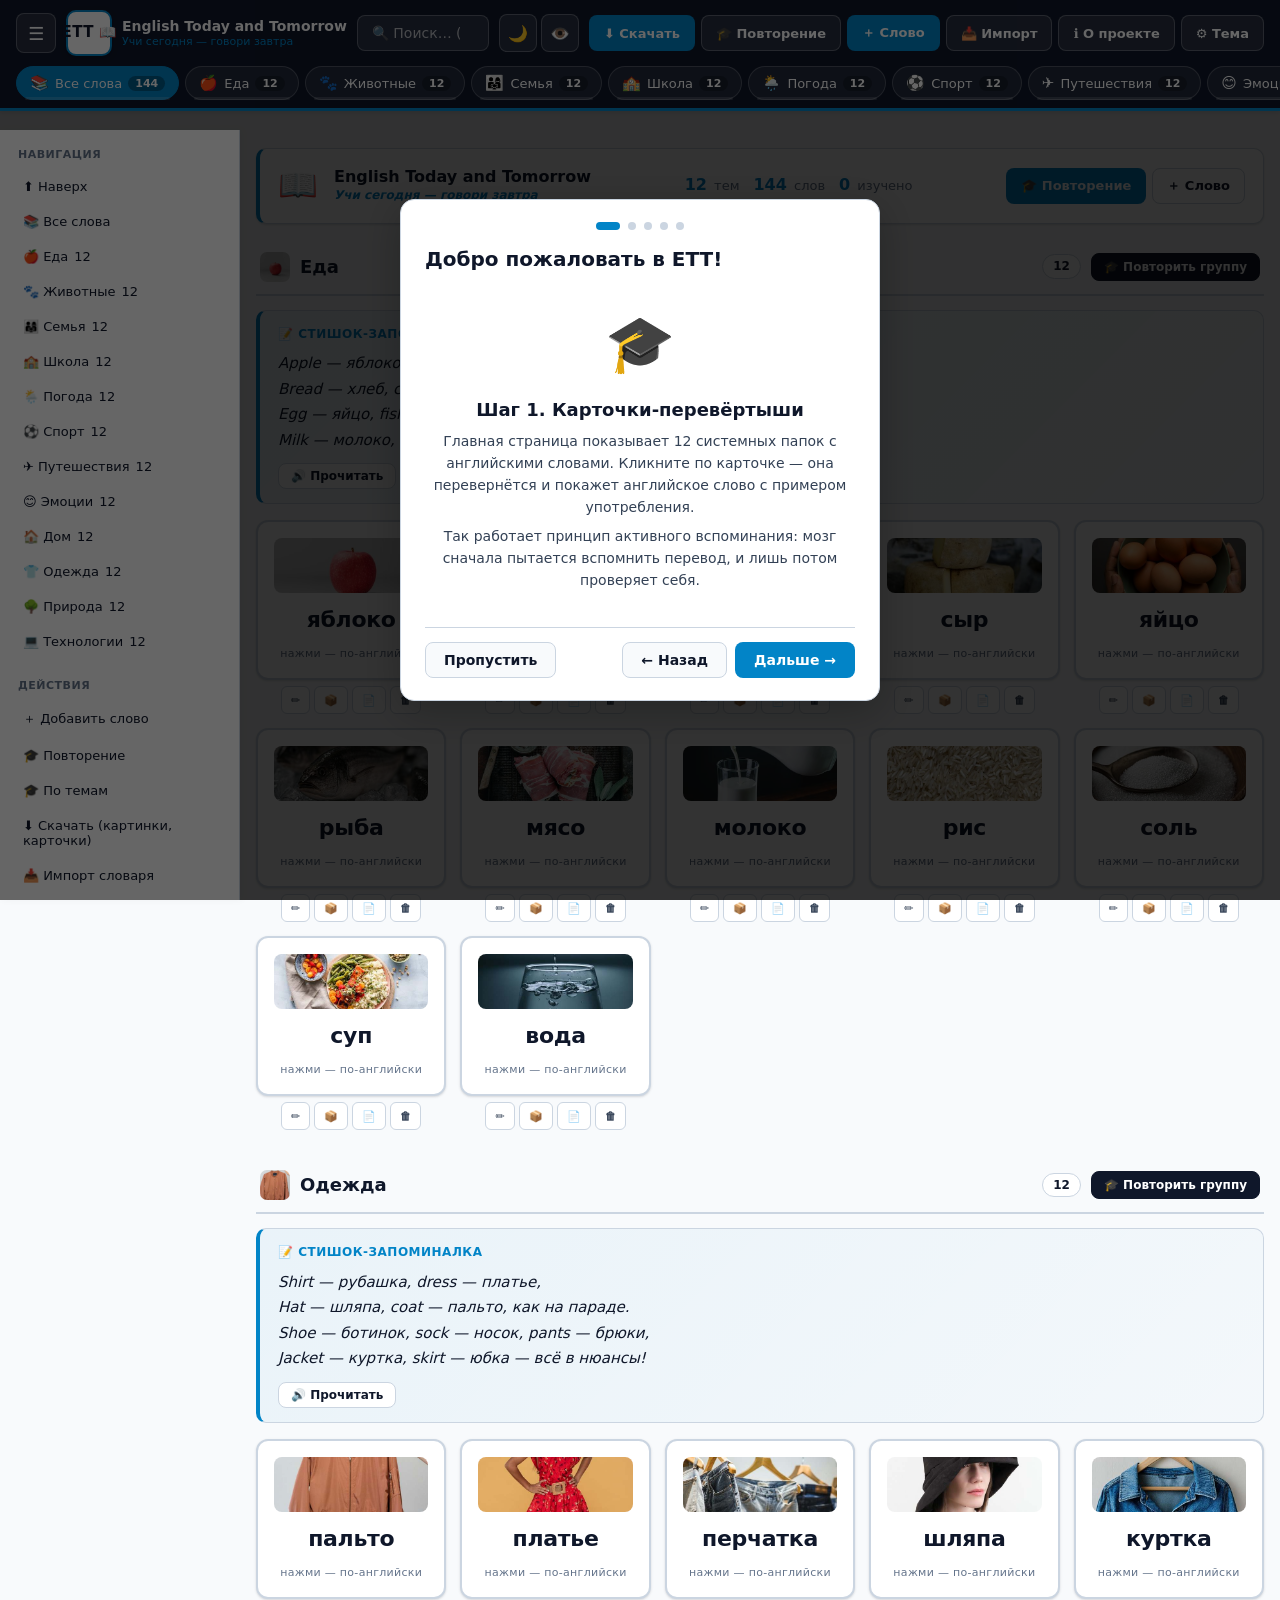
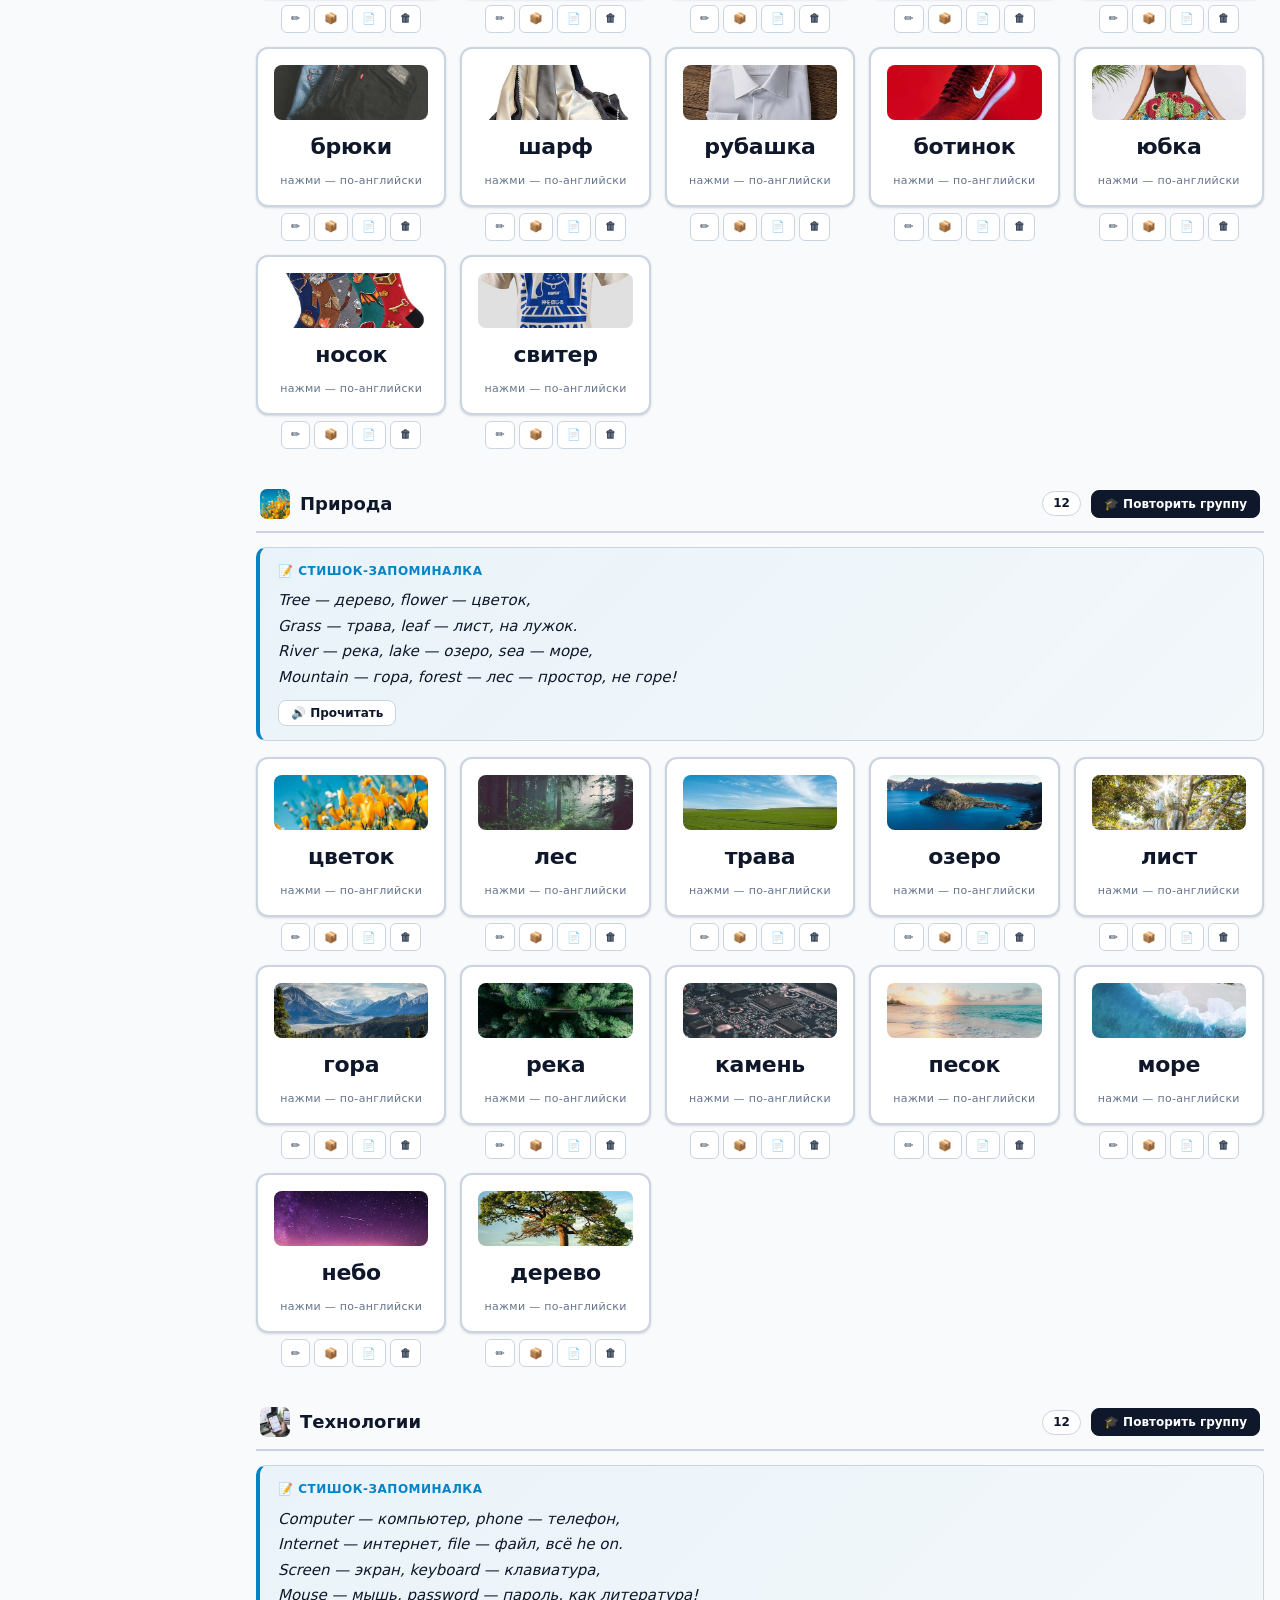
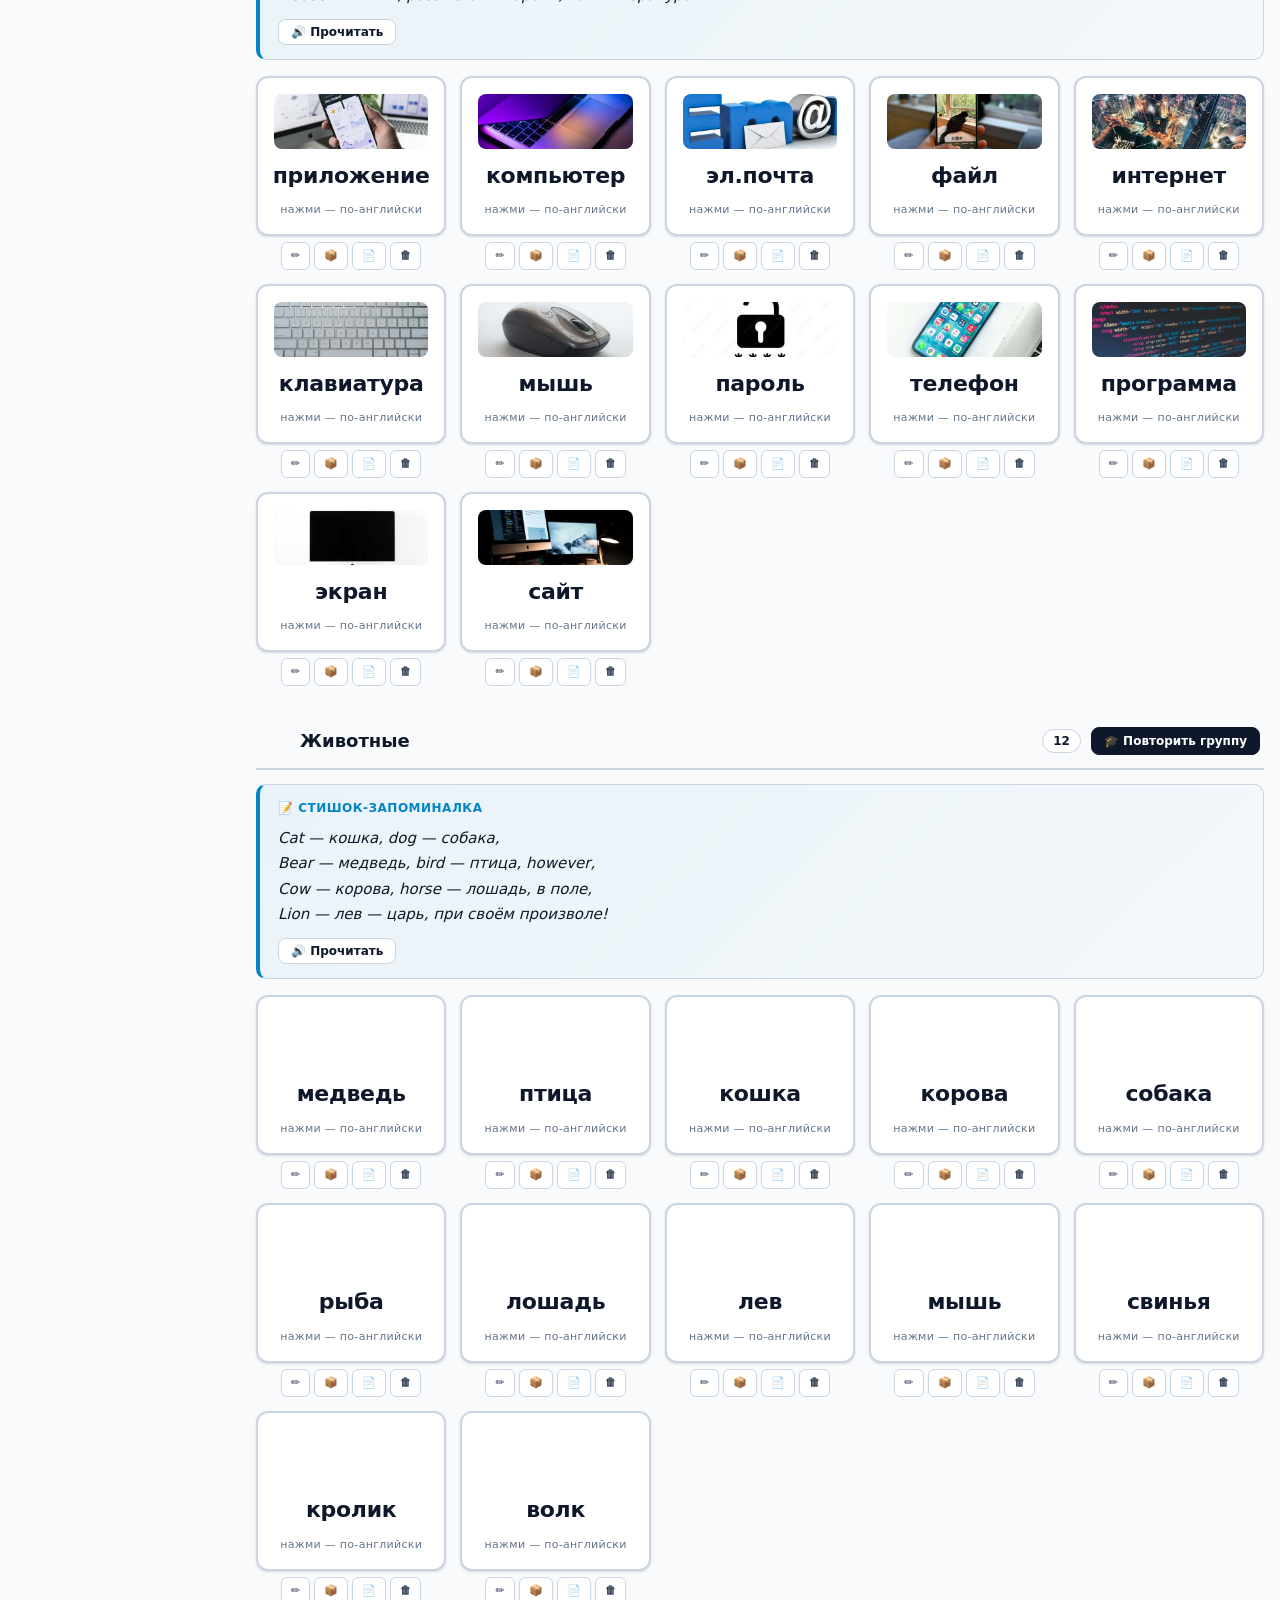
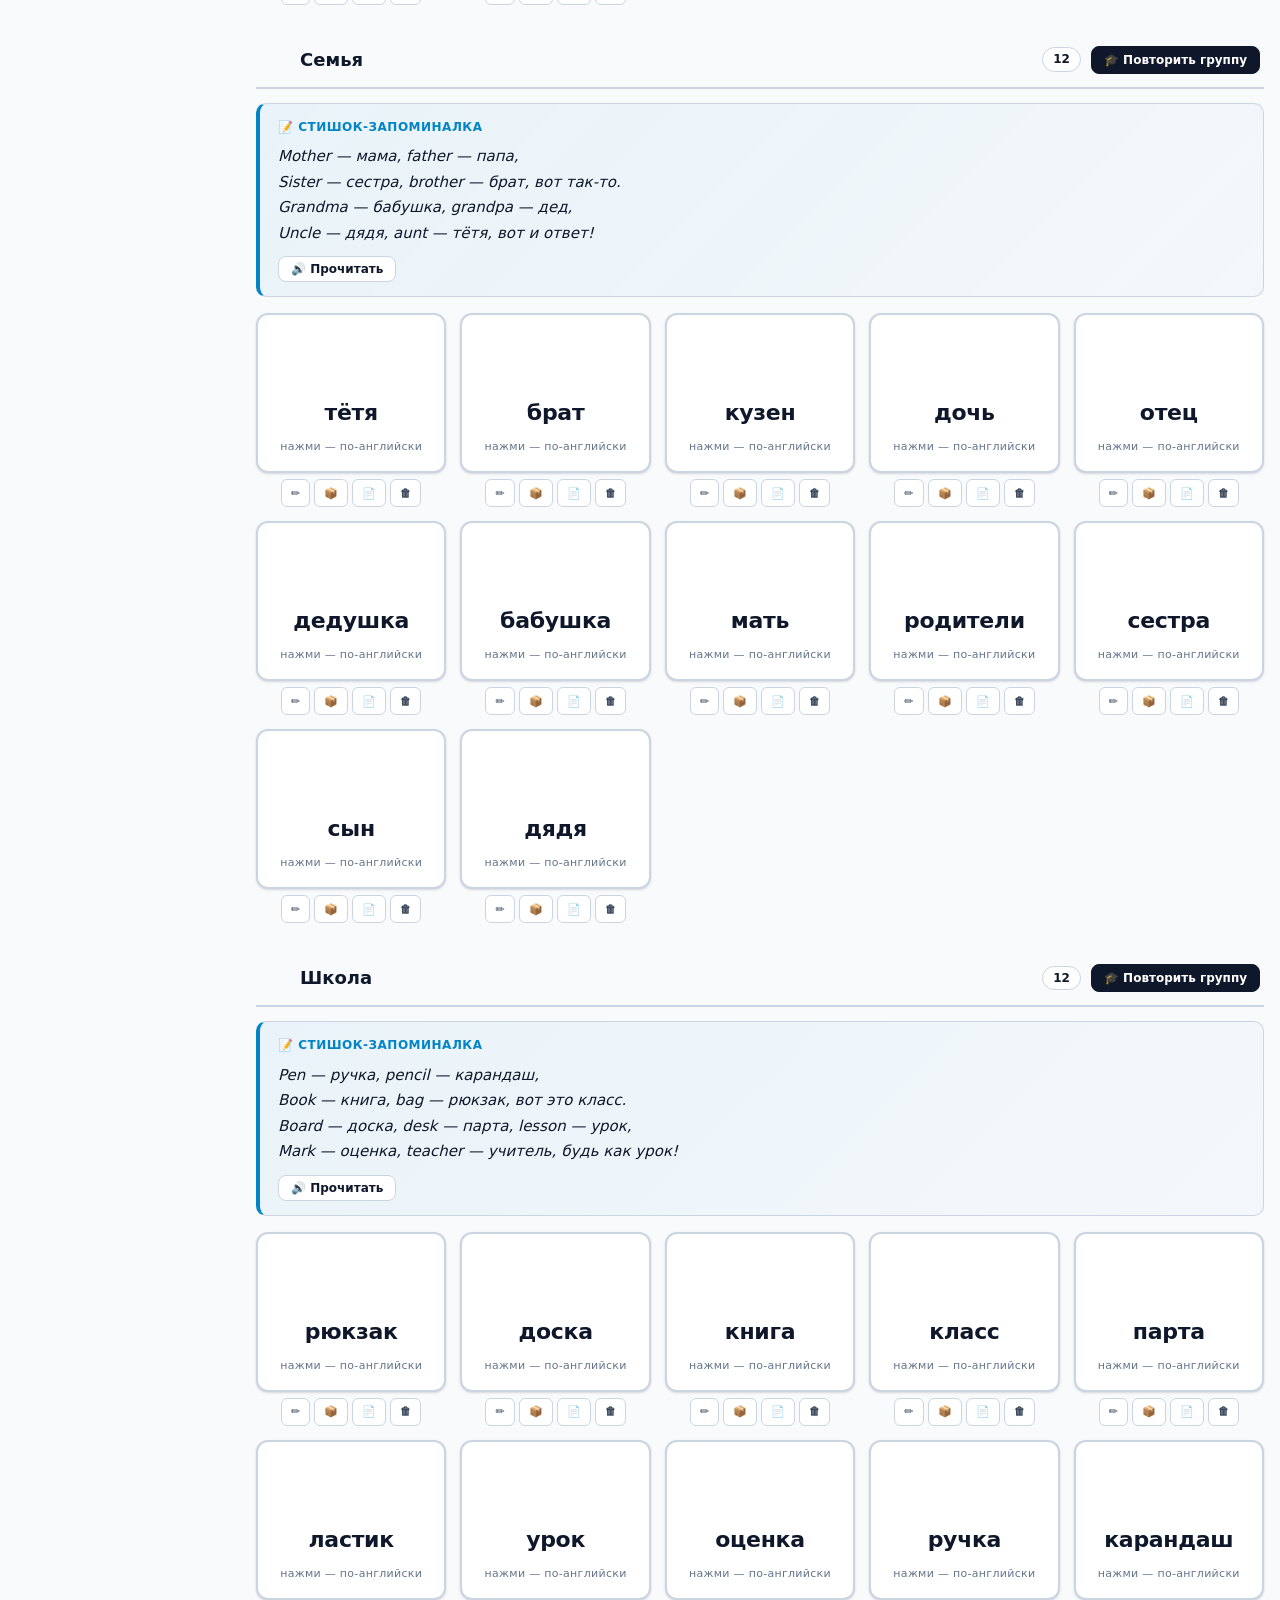
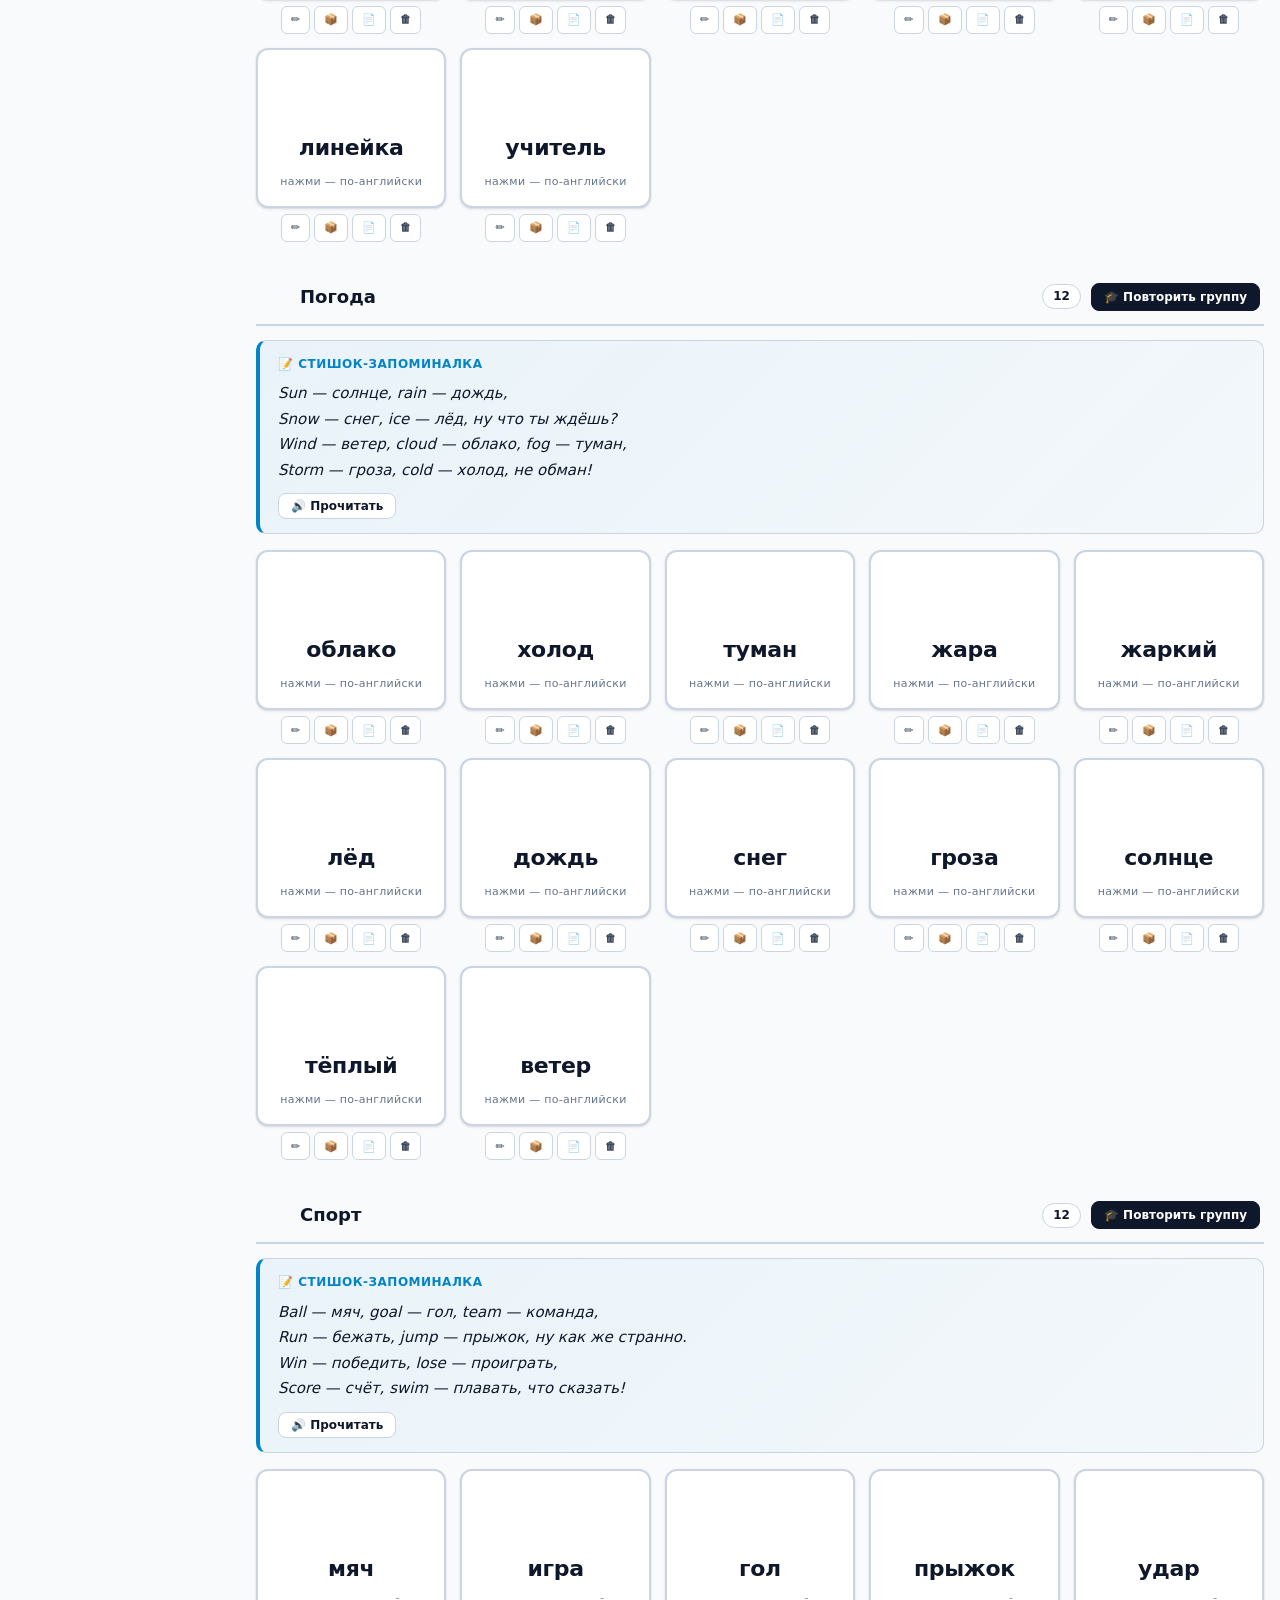
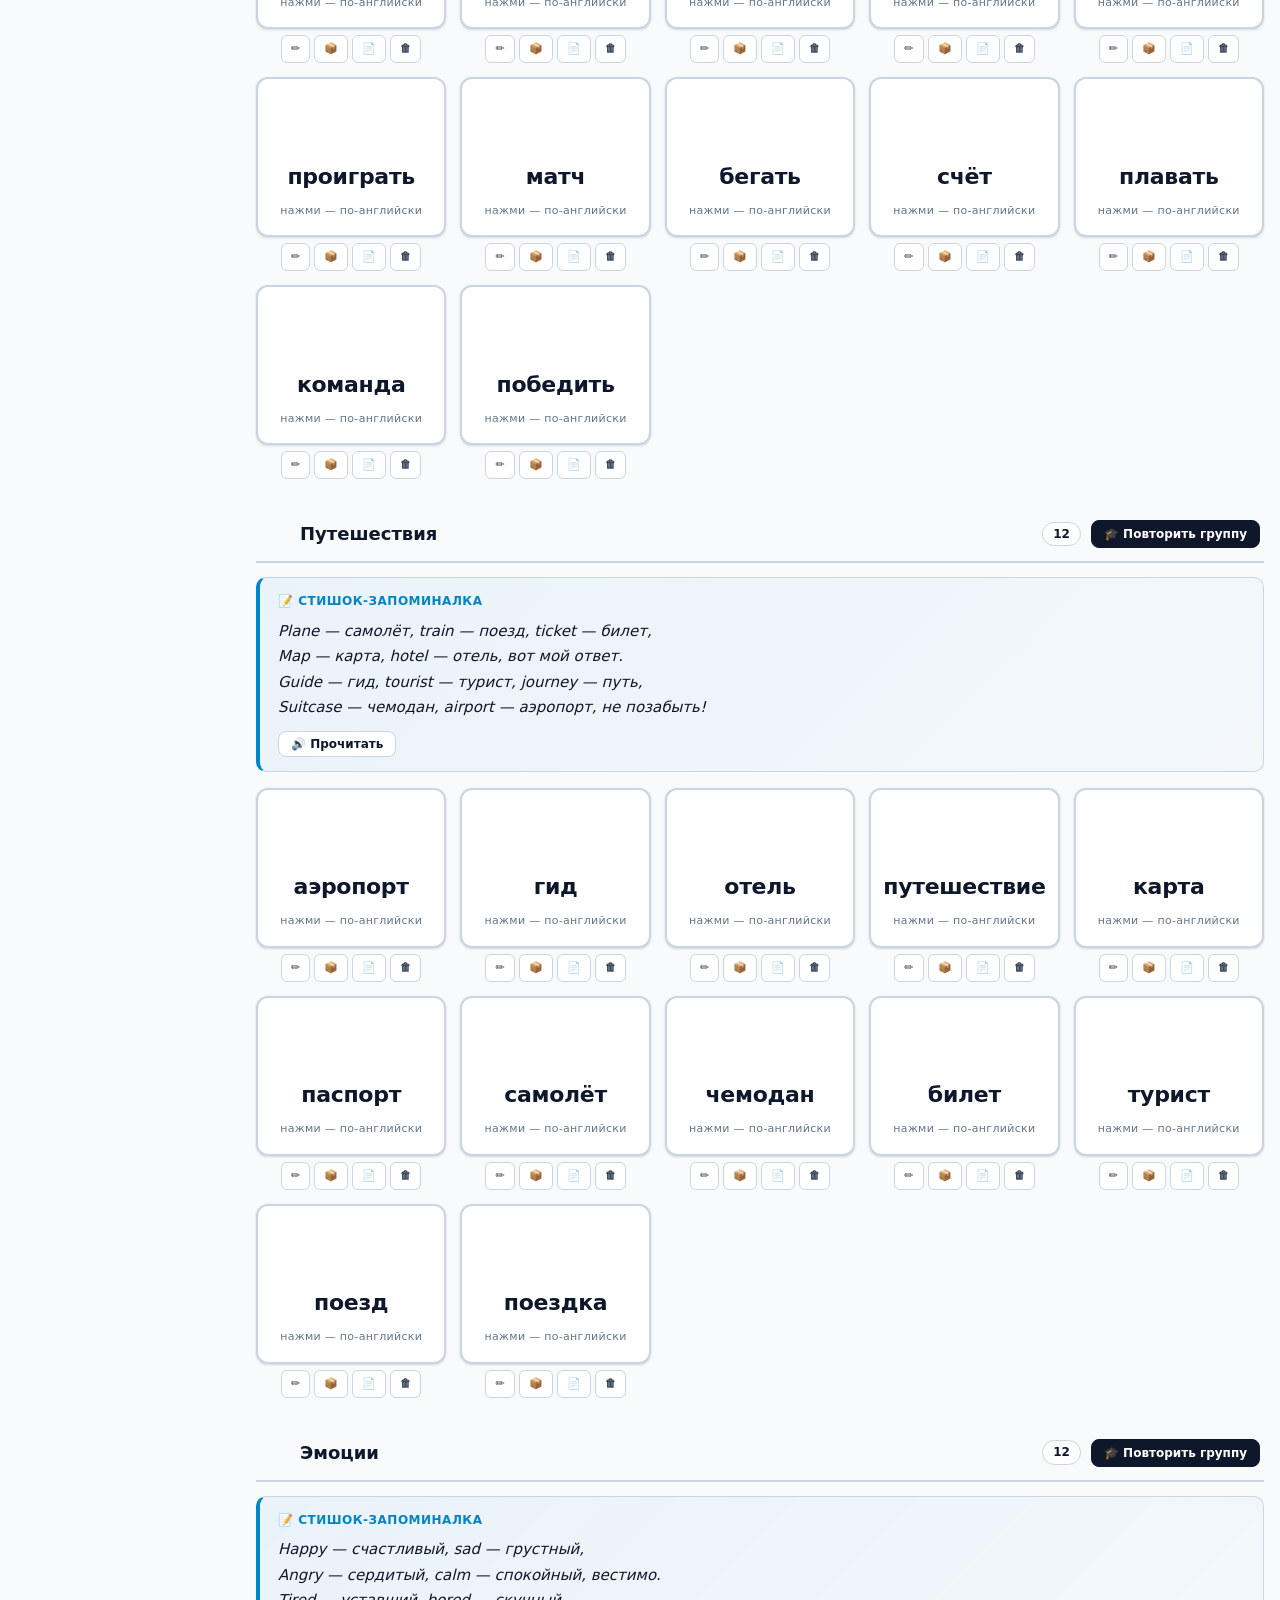
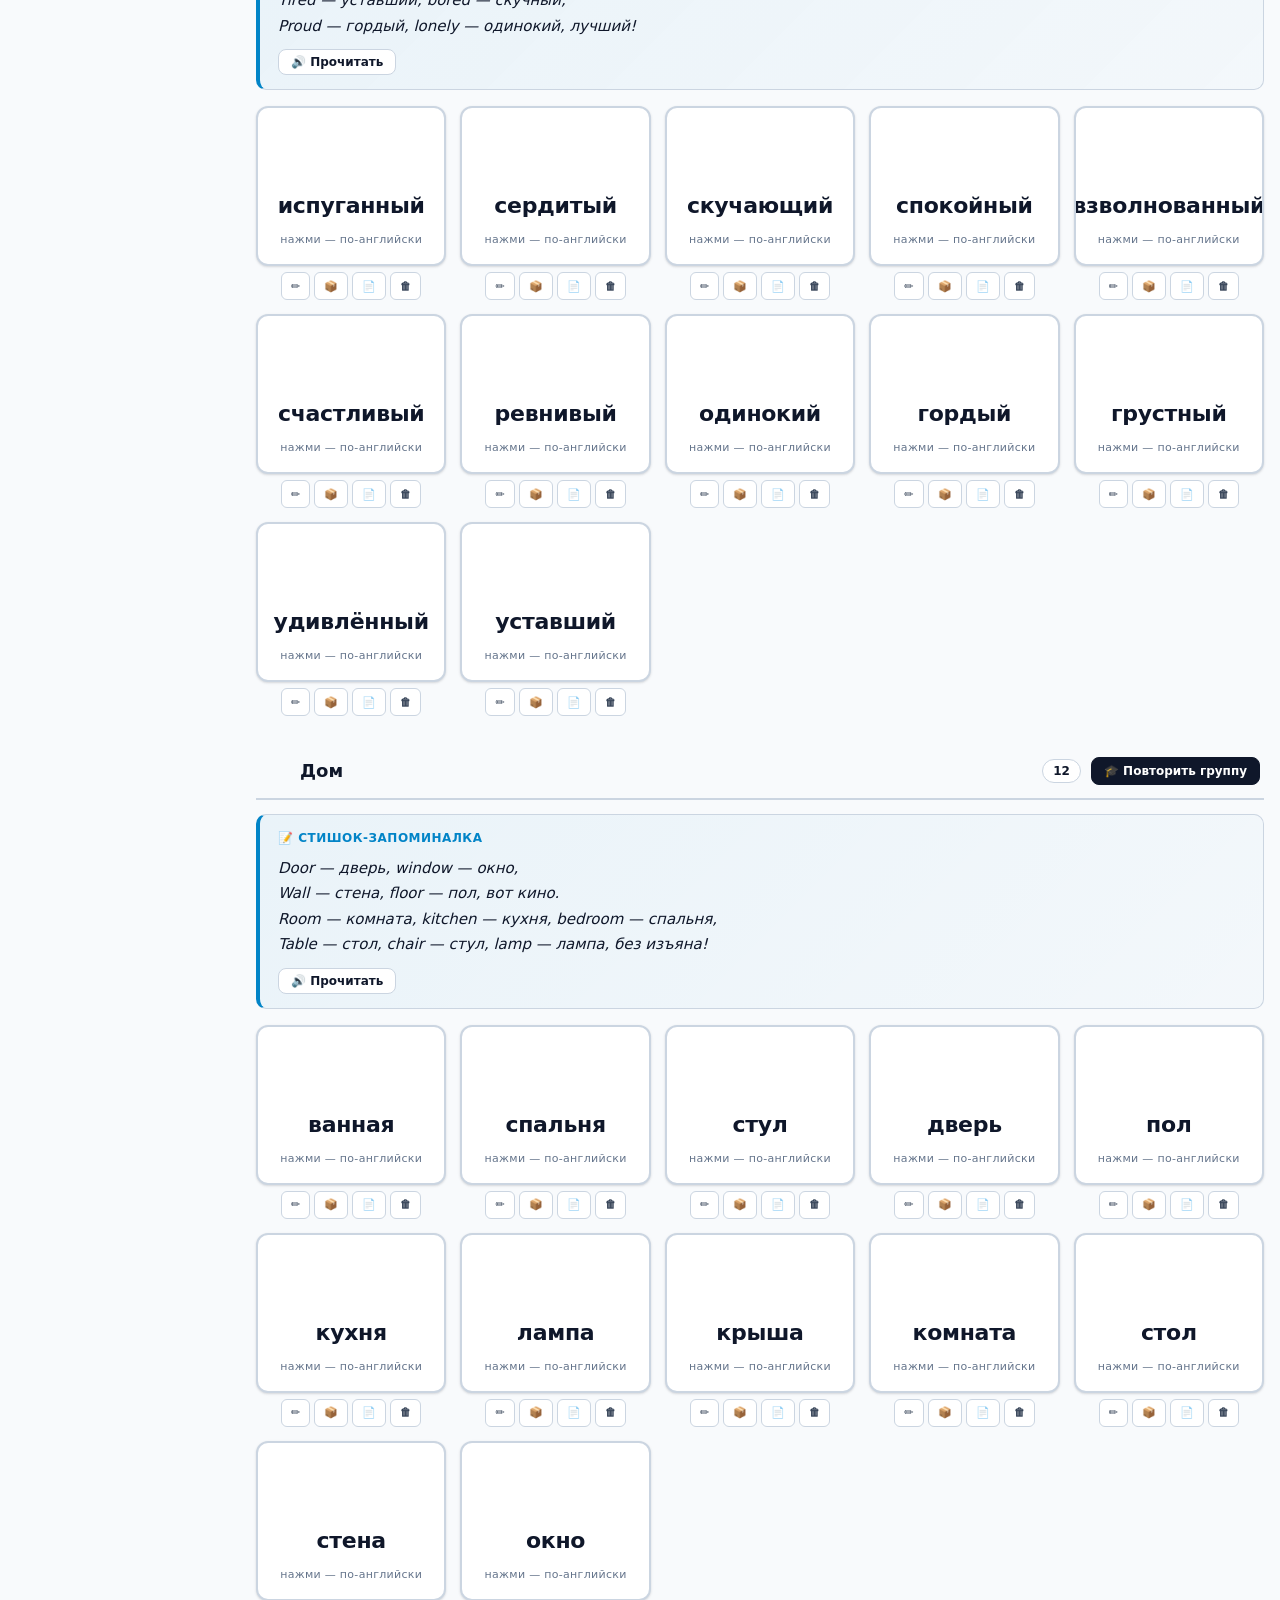
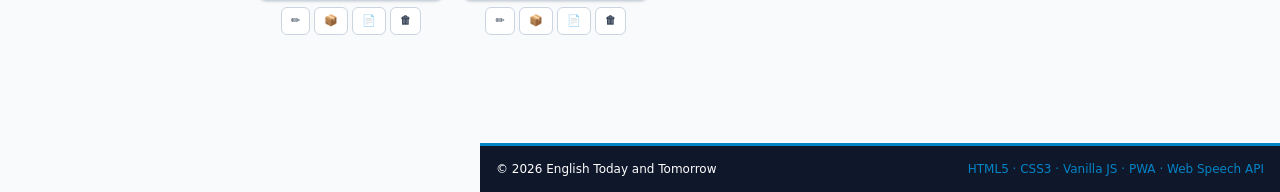
<file: index.html>
<!DOCTYPE html>
<html lang="ru">
<head>
  <meta charset="UTF-8">
  <meta name="viewport" content="width=device-width, initial-scale=1.0, viewport-fit=cover">
  <title>English Today and Tomorrow — учи сегодня, говори завтра</title>
  <meta name="description" content="Бесплатное веб-приложение для изучения английской лексики методом визуальных ассоциаций: карточки-перевёртыши, режим повторения, импорт словарей, режим для слабовидящих, PWA для телефона.">

  <!-- ============== CSP: защита от XSS и инъекций ============== -->
  <meta http-equiv="Content-Security-Policy" content="
    default-src 'self';
    script-src 'self';
    style-src 'self' https://fonts.googleapis.com;
    font-src 'self' https://fonts.gstatic.com;
    img-src 'self' data: https: blob:;
    connect-src 'self' https://api.unsplash.com https://images.unsplash.com https://raw.githubusercontent.com https://source.unsplash.com;
    manifest-src 'self';
    worker-src 'self';
    object-src 'none';
    base-uri 'self';
    form-action 'self';
    frame-ancestors 'none';
  ">

  <!-- ============== PWA-мета ============== -->
  <link rel="manifest" href="manifest.json">
  <meta name="theme-color" content="#0f172a">
  <meta name="color-scheme" content="light dark">
  <meta name="mobile-web-app-capable" content="yes">
  <meta name="apple-mobile-web-app-capable" content="yes">
  <meta name="apple-mobile-web-app-status-bar-style" content="black-translucent">
  <meta name="apple-mobile-web-app-title" content="ETT">
  <link rel="apple-touch-icon" href="apple-touch-icon.png">
  <link rel="icon" type="image/png" sizes="32x32" href="favicon-32.png">
  <link rel="icon" type="image/png" sizes="192x192" href="icon-192.png">

  <!-- Шрифт Inter с Google Fonts -->
  <link rel="stylesheet" href="style.css">
</head>
<body>

  <!-- ============== ЗАКРЕПЛЁННАЯ ВЕРХНЯЯ ПАНЕЛЬ ============== -->
  <header class="topbar">
    <div class="topbar-row">
      <!-- Кнопка-бургер для левого меню -->
      <button class="burger" id="burger" aria-label="Меню">☰</button>

      <!-- Логотип -->
      <div class="brand">
        <div class="logo" aria-hidden="true">ETT<span class="logo-book">📖</span></div>
        <div class="brand-text">
          <div class="brand-name">English Today and Tomorrow</div>
          <div class="brand-slogan">Учи сегодня — говори завтра</div>
        </div>
      </div>

      <!-- Живой поиск -->
      <div class="search-wrap">
        <input id="search" type="search" placeholder="🔍 Поиск… (нажмите «/»)" autocomplete="off" maxlength="100">
      </div>

      <!-- Переключатели тем -->
      <div class="theme-toggles">
        <button class="theme-btn" id="btnDarkMode" title="Тёмная тема" aria-label="Тёмная тема">🌙</button>
        <button class="theme-btn" id="btnA11y" title="Режим для слабовидящих" aria-label="Режим для слабовидящих">👁️</button>
        <!-- Кнопка установки PWA (показывается только когда доступна) -->
        <button class="theme-btn hidden" id="btnInstall" title="Установить приложение" aria-label="Установить приложение">📲</button>
      </div>

      <!-- Кнопки действий -->
      <div class="actions">
        <button class="btn btn-ghost" id="btnStudyAll" title="Режим повторения">🎓 Повторение</button>
        <button class="btn btn-primary" id="btnAddWord" title="Добавить слово">＋ Слово</button>
        <button class="btn btn-ghost" id="btnImport" title="Импорт реального словаря">📥 Импорт</button>
        <button class="btn btn-ghost" id="btnAbout" title="О проекте">ℹ️ О проекте</button>
        <button class="btn btn-ghost" id="btnSettings" title="Настройки оформления">⚙️ Тема</button>
      </div>
    </div>

    <!-- ЛИПКАЯ горизонтальная лента вкладок-папок -->
    <nav class="tabs" id="tabs" aria-label="Папки"></nav>
  </header>

  <!-- ============== ЛЕВОЕ БОКОВОЕ МЕНЮ ============== -->
  <aside class="sidebar" id="sidebar" aria-label="Быстрая навигация">
    <div class="sidebar-section">
      <div class="sidebar-title">Навигация</div>
      <button class="side-link" data-scroll="top">⬆️ Наверх</button>
      <button class="side-link" data-jump-folder="all">📚 Все слова</button>
      <div id="sideFolders"></div>
    </div>

    <div class="sidebar-section">
      <div class="sidebar-title">Действия</div>
      <button class="side-link" id="sideAddWord">＋ Добавить слово</button>
      <button class="side-link" id="sideStudy">🎓 Повторение</button>
      <button class="side-link" id="sideStudyThemes">🎓 По темам</button>
      <button class="side-link" id="sideImport">📥 Импорт словаря</button>
      <button class="side-link" id="sideInstall" hidden>📲 Установить приложение</button>
    </div>

    <div class="sidebar-section">
      <div class="sidebar-title">Темы оформления</div>
      <button class="side-link" id="sideDark">🌙 Тёмная тема</button>
      <button class="side-link" id="sideA11y">👁️ Для слабовидящих</button>
      <button class="side-link" id="sideHelp">❓ Обучение</button>
    </div>

    <div class="sidebar-section">
      <div class="sidebar-title">Статистика</div>
      <div class="side-stat"><span>Всего слов:</span> <strong id="statTotal">0</strong></div>
      <div class="side-stat"><span>Изучено (всё время):</span> <strong id="statLearned">0</strong></div>
      <div class="side-stat"><span>Лучшая серия:</span> <strong id="statBest">0</strong></div>
      <button class="side-link" id="sideResetStats" style="margin-top:8px;font-size:12px;color:var(--c-danger)">🗑 Сбросить статистику</button>
    </div>
  </aside>

  <!-- Затемнение фона при открытом меню (на мобильных) -->
  <div class="sidebar-overlay" id="sidebarOverlay" hidden></div>

  <!-- ============== ОСНОВНАЯ ОБЛАСТЬ ============== -->
  <main class="main" id="main">
    <!-- Приветственный блок и сетка групп рендерятся динамически -->
  </main>

  <!-- ============== ФУТЕР ============== -->
  <footer class="footer">
    <div class="footer-row">
      <span>© <span id="year"></span> English Today and Tomorrow</span>
      <span class="footer-tech">HTML5 · CSS3 · Vanilla JS · PWA · Web Speech API</span>
    </div>
  </footer>

  <!-- ============== ОНБОРДИНГ ============== -->
  <div class="modal-backdrop" id="onboarding" hidden>
    <div class="modal onboarding-modal" role="dialog" aria-modal="true" aria-labelledby="onbTitle">
      <div class="onb-progress">
        <span class="onb-dot is-active"></span>
        <span class="onb-dot"></span>
        <span class="onb-dot"></span>
        <span class="onb-dot"></span>
        <span class="onb-dot"></span>
      </div>
      <h2 id="onbTitle">Добро пожаловать в ETT!</h2>

      <div class="onb-step is-active" data-onb-step="1">
        <div class="onb-icon">🎓</div>
        <h3>Шаг 1. Карточки-перевёртыши</h3>
        <p>Главная страница показывает 12 системных папок с английскими словами. Кликните по карточке — она перевернётся и покажет английское слово с примером употребления.</p>
        <p class="muted">Так работает принцип активного вспоминания: мозг сначала пытается вспомнить перевод, и лишь потом проверяет себя.</p>
      </div>

      <div class="onb-step" data-onb-step="2" hidden>
        <div class="onb-icon">🔊</div>
        <h3>Шаг 2. Озвучка и режим повторения</h3>
        <p>В режиме повторения есть кнопка 🔊 — браузер произнесёт английское слово вслух через Web Speech API. Так работает зрительно-слуховое двойное кодирование.</p>
        <p>Запустите повторение кнопкой «🎓 Повторение» вверху или «Повторить группу» в заголовке секции.</p>
      </div>

      <div class="onb-step" data-onb-step="3" hidden>
        <div class="onb-icon">📥</div>
        <h3>Шаг 3. Импорт словаря</h3>
        <p>Кнопка «📥 Импорт» позволяет загрузить реальные словари SMARTool (A1–B2) или простой CSV/TXT. Поддерживается пять режимов раскладки по группам.</p>
      </div>

      <div class="onb-step" data-onb-step="4" hidden>
        <div class="onb-icon">👁️</div>
        <h3>Шаг 4. Режим для слабовидящих</h3>
        <p>Кнопка 👁️ вверху или в левом меню включает контрастную тему с увеличенным шрифтом и отключёнными анимациями.</p>
      </div>

      <div class="onb-step" data-onb-step="5" hidden>
        <div class="onb-icon">📲</div>
        <h3>Шаг 5. Установка на телефон</h3>
        <p>ETT — это PWA (прогрессивное веб-приложение). На телефоне откройте меню браузера и нажмите «Установить приложение» или «Добавить на главный экран».</p>
        <p class="muted">После установки ETT работает как обычное приложение: иконка на рабочем столе, запуск без адресной строки, работа офлайн.</p>
      </div>

      <div class="modal-actions onb-actions">
        <button type="button" class="btn btn-ghost" id="onbSkip">Пропустить</button>
        <span class="onb-spacer"></span>
        <button type="button" class="btn btn-ghost" id="onbPrev" disabled>← Назад</button>
        <button type="button" class="btn btn-primary" id="onbNext">Дальше →</button>
      </div>
    </div>
  </div>

  <!-- ============== МОДАЛКА: ВЫБОР ТЕМ ДЛЯ ПОВТОРЕНИЯ ============== -->
  <div class="modal-backdrop" id="studyThemesModal" hidden>
    <div class="modal" role="dialog" aria-modal="true" aria-labelledby="studyThemesTitle">
      <button class="modal-close" data-close>✕</button>
      <h2 id="studyThemesTitle">🎓 Повторение по темам</h2>
      <p class="muted">Отметьте папки, которые хотите повторить. Слова из всех выбранных папок будут перемешаны.</p>
      <div class="themes-grid" id="themesGrid"></div>
      <div class="themes-actions">
        <button type="button" class="btn btn-ghost" id="themesSelectAll">✓ Выбрать все</button>
        <button type="button" class="btn btn-ghost" id="themesClear">Очистить</button>
      </div>
      <div class="modal-actions">
        <button type="button" class="btn btn-ghost" data-close>Отмена</button>
        <button type="button" class="btn btn-primary" id="themesStart">Начать повторение</button>
      </div>
    </div>
  </div>

  <!-- ============== МОДАЛКА: ДОБАВЛЕНИЕ / РЕДАКТИРОВАНИЕ СЛОВА ============== -->
  <div class="modal-backdrop" id="wordModal" hidden>
    <div class="modal" role="dialog" aria-modal="true" aria-labelledby="wordModalTitle">
      <button class="modal-close" data-close>✕</button>
      <h2 id="wordModalTitle">Добавить слово</h2>
      <form id="wordForm" autocomplete="off">
        <div class="form-grid">
          <label class="field">
            <span>Английское слово</span>
            <input type="text" id="fWord" required maxlength="80" pattern="^[A-Za-z\s\-'’]+$" title="Только английские буквы, пробел, дефис и апостроф">
          </label>
          <label class="field">
            <span>Перевод (русский)</span>
            <input type="text" id="fTranslation" required maxlength="80">
          </label>
          <label class="field field-wide">
            <span>Пример употребления</span>
            <input type="text" id="fExample" placeholder="She bought a yellow banana." maxlength="200">
          </label>
          <label class="field">
            <span>Папка</span>
            <select id="fFolder"></select>
          </label>
        </div>

        <div class="img-block">
          <span class="img-block-title">Картинка</span>
          <div class="img-tabs">
            <button type="button" class="img-tab is-active" data-img-tab="unsplash">Поиск Unsplash</button>
            <button type="button" class="img-tab" data-img-tab="url">Прямая ссылка</button>
          </div>
          <div class="img-pane" data-img-pane="unsplash">
            <div class="unsplash-row">
              <input type="text" id="unsplashQuery" placeholder="Введите запрос, например: apple" maxlength="50">
              <button type="button" id="btnUnsplashSearch">🔍 Найти</button>
            </div>
            <div class="unsplash-results" id="unsplashResults">
              <span class="muted">Здесь появятся 3 превью</span>
            </div>
          </div>
          <div class="img-pane" data-img-pane="url" hidden>
            <div class="unsplash-row">
              <input type="url" id="imgUrl" placeholder="https://images.unsplash.com/…" maxlength="500">
              <button type="button" id="btnImgPreview">Превью</button>
            </div>
            <div class="img-preview" id="imgPreview"></div>
          </div>
        </div>

        <input type="hidden" id="fImgUrl" value="">
        <input type="hidden" id="fId" value="">

        <div class="modal-actions">
          <button type="button" class="btn btn-ghost" data-close>Отмена</button>
          <button type="submit" class="btn btn-primary">Сохранить</button>
        </div>
      </form>
    </div>
  </div>

  <!-- ============== МОДАЛКА: ПЕРЕНОС СЛОВА ============== -->
  <div class="modal-backdrop" id="moveModal" hidden>
    <div class="modal modal-sm" role="dialog" aria-modal="true" aria-labelledby="moveModalTitle">
      <button class="modal-close" data-close>✕</button>
      <h2 id="moveModalTitle">Переместить / копировать слово</h2>
      <p class="muted" id="moveWordInfo"></p>
      <div class="move-list" id="moveList"></div>
      <div class="modal-actions">
        <button type="button" class="btn btn-ghost" data-close>Закрыть</button>
      </div>
    </div>
  </div>

  <!-- ============== МОДАЛКА: ИМПОРТ СЛОВАРЯ ============== -->
  <div class="modal-backdrop" id="importModal" hidden>
    <div class="modal modal-lg" role="dialog" aria-modal="true" aria-labelledby="importModalTitle">
      <button class="modal-close" data-close>✕</button>
      <h2 id="importModalTitle">📥 Импорт реального словаря</h2>
      <div class="import-grid">
        <label class="field">
          <span>Режим раскладки по группам</span>
          <select id="importMode">
            <option value="auto">🤖 Авто — в системные папки по теме</option>
            <option value="level_topic">По уровням и темам (A1 · Еда)</option>
            <option value="level">Только по уровням (🎓 A1, A2, B1, B2)</option>
            <option value="topic">Только по темам (📚 Еда, Животные…)</option>
            <option value="alpha">По алфавиту (🔤 A, B, C…)</option>
            <option value="one">Все в одну папку</option>
          </select>
        </label>
      </div>
      <div class="import-sources">
        <div class="import-source">
          <span class="import-source-title">Загрузить файл (.csv / .txt / .json)</span>
          <input type="file" id="importFile" accept=".csv,.txt,.json,text/csv,text/plain,application/json">
        </div>
        <div class="import-source">
          <span class="import-source-title">Или импортировать по ссылке</span>
          <div class="unsplash-row">
            <input type="url" id="importUrl" placeholder="https://raw.githubusercontent.com/smartool/data-rus-eng/main/SMARTool_data_A1.csv" maxlength="500">
            <button type="button" id="btnImportUrl">📥 Загрузить</button>
          </div>
        </div>
      </div>
      <div class="import-status" id="importStatus" hidden></div>

      <div class="import-actions-row">
        <button type="button" class="btn btn-primary" id="btnAutoImages">🔍 Найти картинки для всех слов</button>
        <span class="muted">Подбирает картинки через Unsplash по английским словам</span>
      </div>
      <details class="import-help">
        <summary>Источники словарей для справки</summary>
        <ul>
          <li>SMARTool (CC-BY 4.0): <a href="https://github.com/smartool/data-rus-eng" target="_blank" rel="noopener">github.com/smartool/data-rus-eng</a>
            <ul>
              <li><code>https://raw.githubusercontent.com/smartool/data-rus-eng/main/SMARTool_data_A1.csv</code></li>
              <li><code>https://raw.githubusercontent.com/smartool/data-rus-eng/main/SMARTool_data_A2.csv</code></li>
              <li><code>https://raw.githubusercontent.com/smartool/data-rus-eng/main/SMARTool_data_B1.csv</code></li>
              <li><code>https://raw.githubusercontent.com/smartool/data-rus-eng/main/SMARTool_data_B2.csv</code></li>
            </ul>
          </li>
          <li>Большой англо-русский словарь Mueller: <a href="https://mueller-dict.sourceforge.net/" target="_blank" rel="noopener">mueller-dict.sourceforge.net</a></li>
        </ul>
        <p class="muted">Поддерживаемые форматы: CSV словаря SMARTool (распознаётся по заголовкам колонок), простой формат «слово, перевод[, пример]» (разделители: запятая, таб, « - », «;») и JSON-массив.</p>
      </details>
      <div class="modal-actions">
        <button type="button" class="btn btn-ghost" data-close>Закрыть</button>
      </div>
    </div>
  </div>

  <!-- ============== МОДАЛКА: О ПРОЕКТЕ ============== -->
  <div class="modal-backdrop" id="aboutModal" hidden>
    <div class="modal" role="dialog" aria-modal="true" aria-labelledby="aboutTitle">
      <button class="modal-close" data-close>✕</button>
      <h2 id="aboutTitle">ℹ️ О проекте</h2>
      <div class="about-body">
        <p><strong>English Today and Tomorrow</strong> (ETT) — бесплатное веб-приложение для изучения английской лексики методом визуальных ассоциаций.</p>
        <p>Слоган: <em>«Учи сегодня — говори завтра»</em>.</p>
        <p>В основе приложения лежат три принципа памяти: двойное кодирование Пайвио (слово + картинка), активное вспоминание (карточки-перевёртыши) и интервальное повторение (режим самопроверки по группам).</p>
        <p>Приложение полностью работает в браузере: <strong>без бэкенда, без библиотек, без регистрации</strong>. Все данные хранятся локально через LocalStorage. Внешний запрос — только к API Unsplash для подбора картинок.</p>
        <ul>
          <li>12 системных папок × 12 слов = 144 единицы лексики в комплекте.</li>
          <li>Создавайте свои папки и слова, редактируйте существующие.</li>
          <li>Импортируйте реальные словари SMARTool (A1–B2) и Mueller.</li>
          <li>Режим повторения с прогресс-баром и статистикой.</li>
          <li>Озвучка английских слов через Web Speech API.</li>
          <li>Тёмная тема и режим для слабовидящих.</li>
          <li>PWA: устанавливается на телефон, работает офлайн.</li>
          <li>Левое меню быстрой навигации и горячие клавиши.</li>
        </ul>
        <p class="muted">Индивидуальный итоговый проект ученика 9 класса. 2026 г.</p>
      </div>
      <div class="modal-actions">
        <button type="button" class="btn btn-primary" data-close>Понятно</button>
      </div>
    </div>
  </div>

  <!-- ============== ОВЕРЛЕЙ РЕЖИМА ПОВТОРЕНИЯ ============== -->
  <div class="study-overlay" id="studyOverlay" hidden>
    <div class="study-bar">
      <div class="study-progress-wrap">
        <div class="study-progress" id="studyProgress">0 / 0</div>
        <div class="study-progress-bar">
          <div class="study-progress-fill" id="studyProgressFill"></div>
        </div>
      </div>
      <div class="study-controls-top">
        <button class="btn btn-ghost" id="btnStudySpeak" title="Озвучить">🔊</button>
        <button class="btn btn-ghost" id="btnToggleDir" title="Переключить направление">RU → EN</button>
        <button class="btn btn-ghost" id="btnCloseStudy" title="Закрыть режим">✕ Закрыть</button>
      </div>
    </div>
    <div class="study-stage" id="studyStage"></div>
    <div class="study-actions" id="studyActions">
      <button class="btn btn-success" id="btnKnow">✔ Знаю</button>
      <button class="btn btn-danger" id="btnDontKnow">✖ Не знаю</button>
      <button class="btn btn-primary" id="btnNext" disabled>Дальше →</button>
    </div>
    <div class="study-results" id="studyResults" hidden>
      <h2>Тема пройдена! 🎉</h2>
      <div class="results-grid" id="resultsGrid"></div>
      <div class="results-buttons">
        <button class="btn btn-primary" id="btnRestartStudy">↻ Ещё раз</button>
        <button class="btn btn-ghost" id="btnExitStudy">✕ Выйти</button>
      </div>
    </div>
    <div class="study-hint">Пробел — перевернуть · S — озвучить · → — следующее · Esc — закрыть</div>
  </div>

  <!-- ============== МОДАЛКА: НАСТРОЙКИ ОФОРМЛЕНИЯ ============== -->
  <div class="modal-backdrop" id="settingsModal" hidden>
    <div class="modal" role="dialog" aria-modal="true" aria-labelledby="settingsTitle">
      <button class="modal-close" data-close>✕</button>
      <h2 id="settingsTitle">⚙️ Настройки оформления</h2>

      <div class="settings-section">
        <div class="settings-label">Цветовая тема</div>
        <div class="theme-grid">
          <button class="theme-option is-active" data-theme="" data-name="Светлая">
            <div class="to-preview light-prev"></div>
            <span>Светлая</span>
          </button>
          <button class="theme-option" data-theme="dark" data-name="Тёмная">
            <div class="to-preview dark-prev"></div>
            <span>Тёмная</span>
          </button>
          <button class="theme-option" data-theme="a11y" data-name="Контрастная">
            <div class="to-preview a11y-prev"></div>
            <span>Контрастная</span>
          </button>
        </div>
      </div>

      <div class="settings-section">
        <div class="settings-label">Готовые палитры</div>
        <div class="palette-grid">
          <button class="palette-option is-active" data-palette="ocean" data-name="Океан">
            <div class="pal-preview" style="background:linear-gradient(135deg,#0284c7,#0f172a)"></div>
            <span>🌊 Океан</span>
          </button>
          <button class="palette-option" data-palette="forest" data-name="Лес">
            <div class="pal-preview" style="background:linear-gradient(135deg,#16a34a,#14532d)"></div>
            <span>🌲 Лес</span>
          </button>
          <button class="palette-option" data-palette="sunset" data-name="Закат">
            <div class="pal-preview" style="background:linear-gradient(135deg,#ea580c,#db2777)"></div>
            <span>🌅 Закат</span>
          </button>
          <button class="palette-option" data-palette="lavender" data-name="Лаванда">
            <div class="pal-preview" style="background:linear-gradient(135deg,#7c3aed,#c026d3)"></div>
            <span>💜 Лаванда</span>
          </button>
          <button class="palette-option" data-palette="cherry" data-name="Вишня">
            <div class="pal-preview" style="background:linear-gradient(135deg,#dc2626,#7f1d1d)"></div>
            <span>🍒 Вишня</span>
          </button>
          <button class="palette-option" data-palette="mint" data-name="Мята">
            <div class="pal-preview" style="background:linear-gradient(135deg,#0d9488,#134e4a)"></div>
            <span>🍃 Мята</span>
          </button>
          <button class="palette-option" data-palette="gold" data-name="Золото">
            <div class="pal-preview" style="background:linear-gradient(135deg,#ca8a04,#713f12)"></div>
            <span>🏆 Золото</span>
          </button>
          <button class="palette-option" data-palette="mono" data-name="Монохром">
            <div class="pal-preview" style="background:linear-gradient(135deg,#475569,#0f172a)"></div>
            <span>⚫ Монохром</span>
          </button>
        </div>
      </div>

      <div class="settings-section">
        <div class="settings-label">Акцентный цвет</div>
        <div class="accent-grid">
          <button class="accent-option is-active" data-accent="#0284c7" style="background:#0284c7"></button>
          <button class="accent-option" data-accent="#7c3aed" style="background:#7c3aed"></button>
          <button class="accent-option" data-accent="#db2777" style="background:#db2777"></button>
          <button class="accent-option" data-accent="#dc2626" style="background:#dc2626"></button>
          <button class="accent-option" data-accent="#ea580c" style="background:#ea580c"></button>
          <button class="accent-option" data-accent="#16a34a" style="background:#16a34a"></button>
          <button class="accent-option" data-accent="#0d9488" style="background:#0d9488"></button>
          <button class="accent-option" data-accent="#1e293b" style="background:#1e293b"></button>
        </div>
      </div>

      <div class="settings-section">
        <div class="settings-label">Шрифт</div>
        <div class="font-grid">
          <button class="font-option is-active" data-font="Inter" style="font-family:Inter,sans-serif">Inter — современный</button>
          <button class="font-option" data-font="Roboto" style="font-family:Roboto,sans-serif">Roboto — классический</button>
          <button class="font-option" data-font="Georgia" style="font-family:Georgia,serif">Georgia — серьёзный</button>
          <button class="font-option" data-font="monospace" style="font-family:monospace">Monospace — код</button>
        </div>
      </div>

      <div class="settings-section">
        <div class="settings-label">Размер шрифта</div>
        <div class="size-grid">
          <button class="size-option" data-size="14">Малый</button>
          <button class="size-option is-active" data-size="16">Средний</button>
          <button class="size-option" data-size="18">Большой</button>
          <button class="size-option" data-size="20">Очень большой</button>
        </div>
      </div>

      <div class="settings-section">
        <div class="settings-label">🔊 Произношение (голос)</div>
        <div class="voice-settings">
          <div class="voice-row">
            <label>Голос:</label>
            <select id="voiceSelect" class="voice-select">
              <option value="0">По умолчанию</option>
            </select>
            <button class="btn btn-ghost" id="btnTestVoice" title="Проверить">▶ Проверить</button>
          </div>
          <div class="voice-row">
            <label>Скорость:</label>
            <input type="range" id="rateRange" min="0.5" max="1.3" step="0.05" value="0.85" class="voice-slider">
            <span id="rateValue" class="voice-value">0.85×</span>
          </div>
          <div class="voice-row">
            <label>Высота тона:</label>
            <input type="range" id="pitchRange" min="0.5" max="2" step="0.1" value="1" class="voice-slider">
            <span id="pitchValue" class="voice-value">1.0</span>
          </div>
        </div>
      </div>

      <div class="modal-actions">
        <button type="button" class="btn btn-ghost" id="resetSettings">Сбросить</button>
        <button type="button" class="btn btn-primary" data-close>Готово</button>
      </div>
    </div>
  </div>

  <!-- ============== КОНТЕЙНЕР TOAST-УВЕДОМЛЕНИЙ ============== -->
  <div class="toasts" id="toasts"></div>

  <script src="data.js"></script>
  <script src="images.js"></script>
  <script src="script.js"></script>
</body>
</html>
</file>
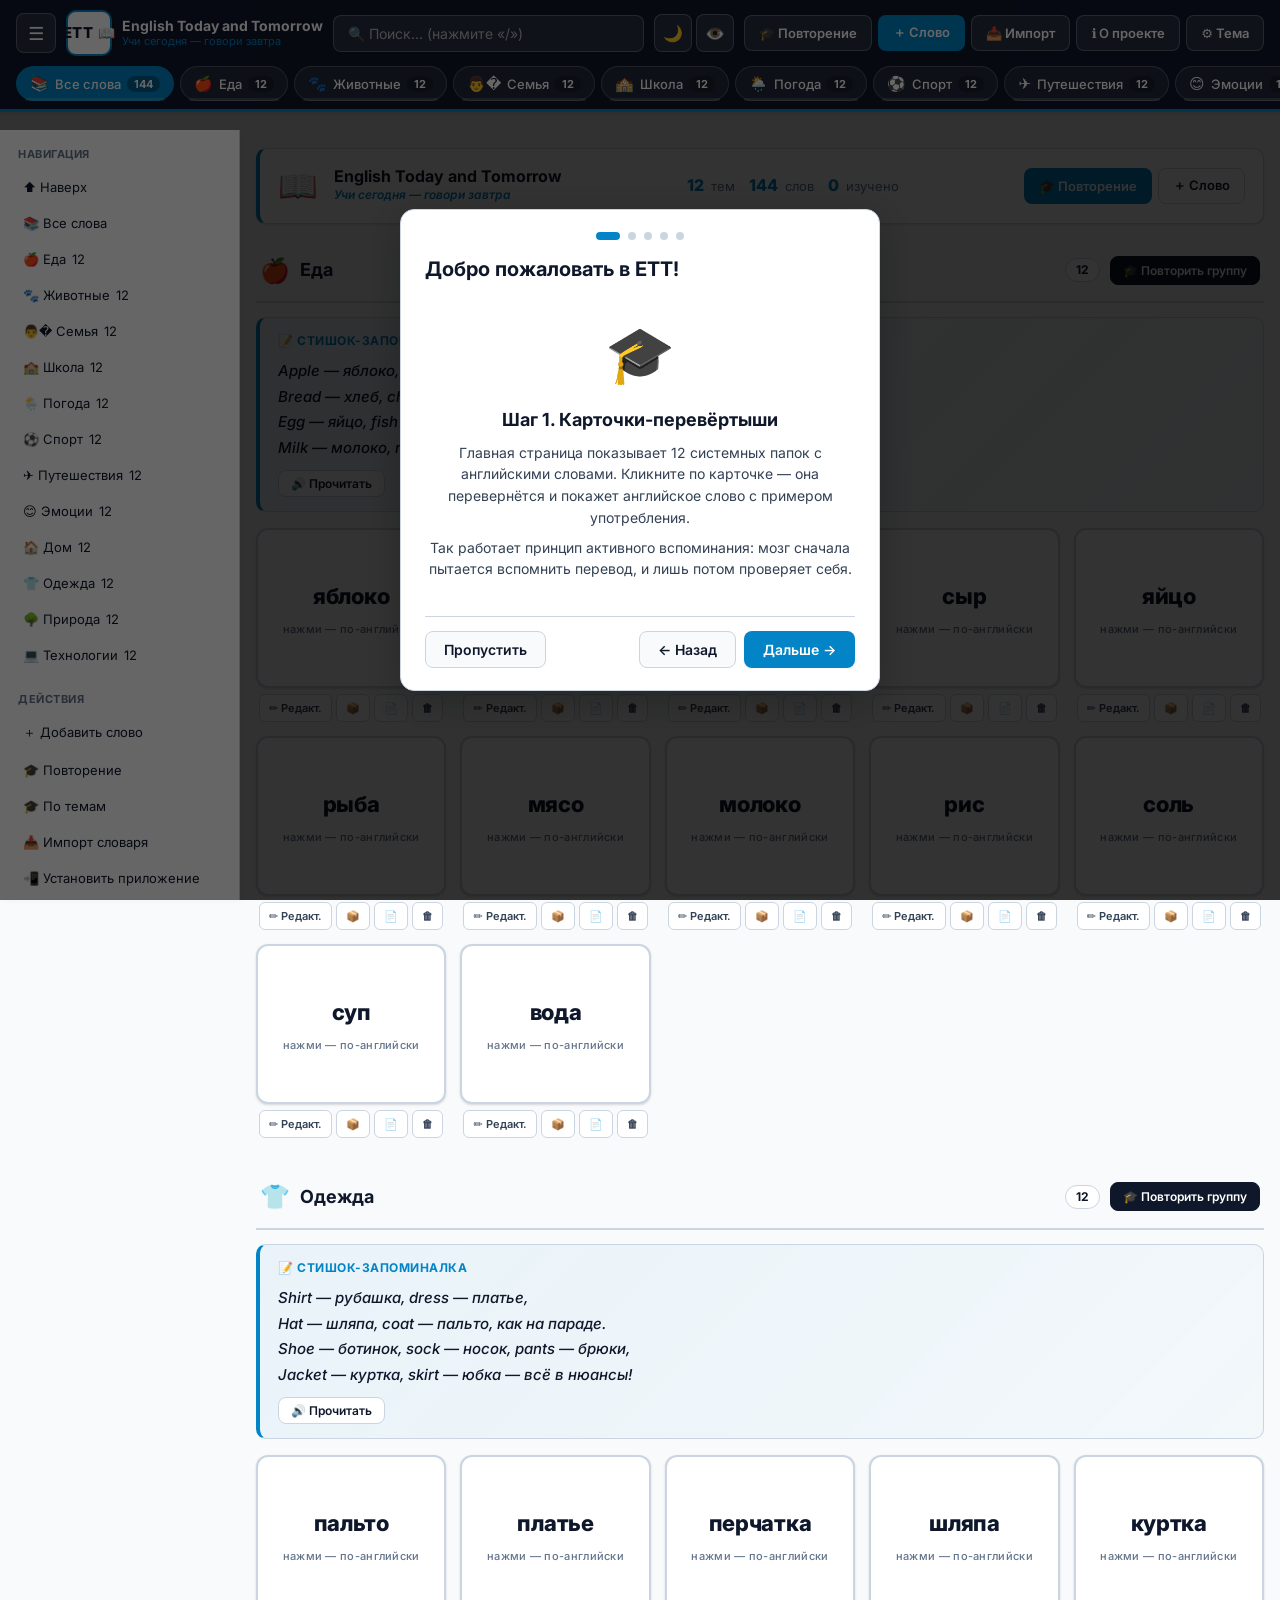
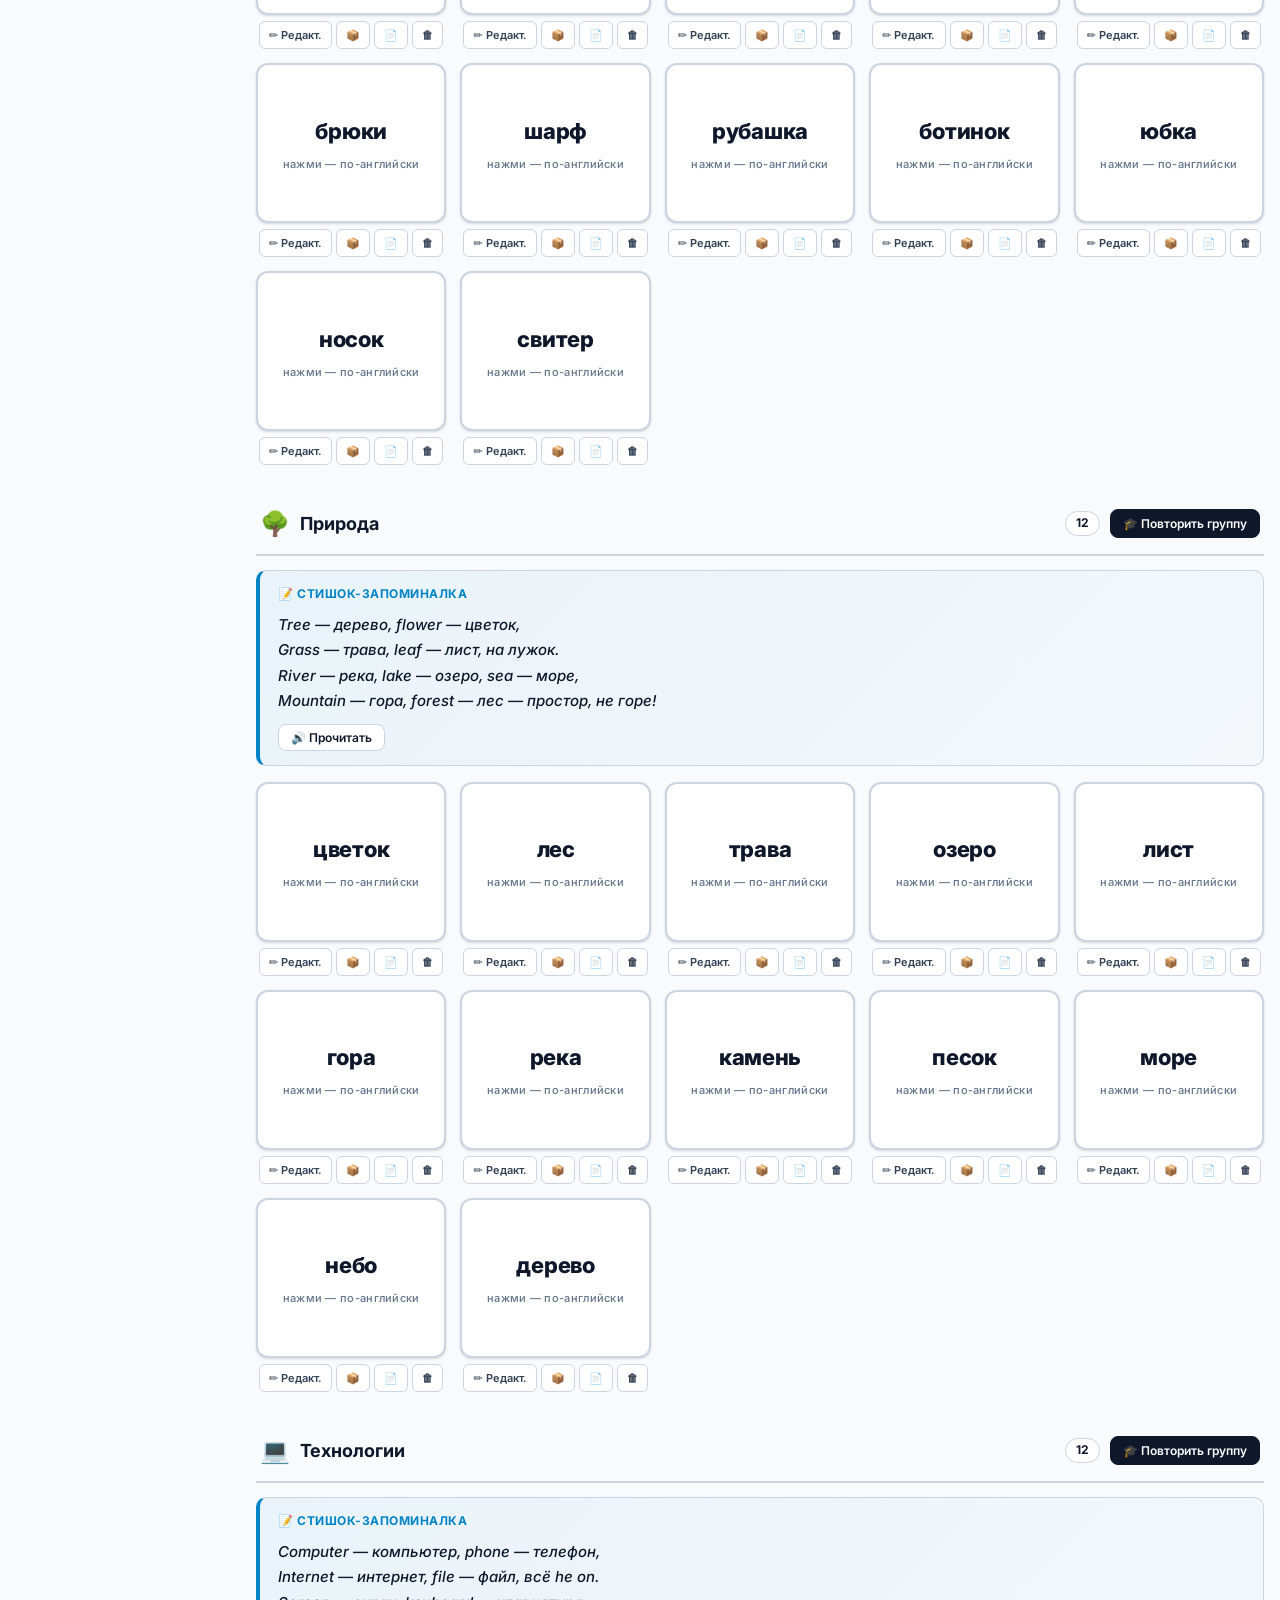
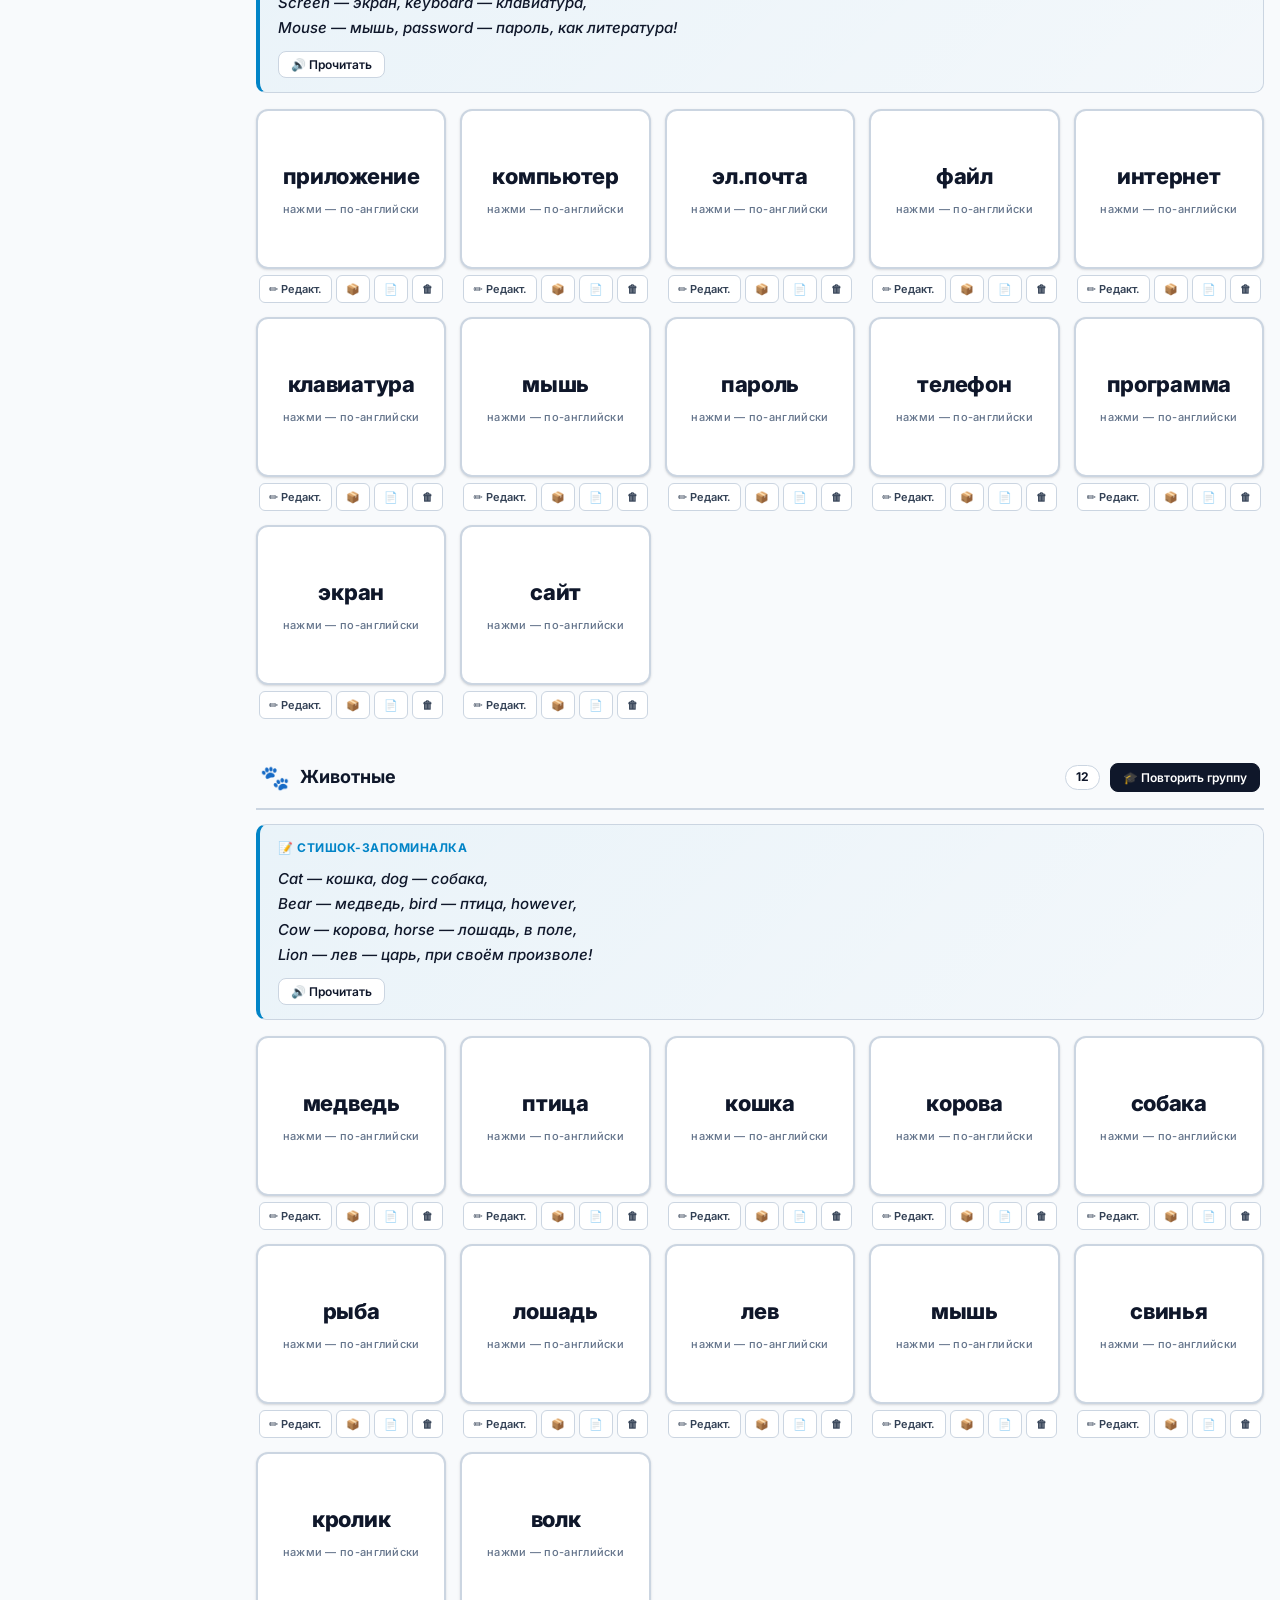
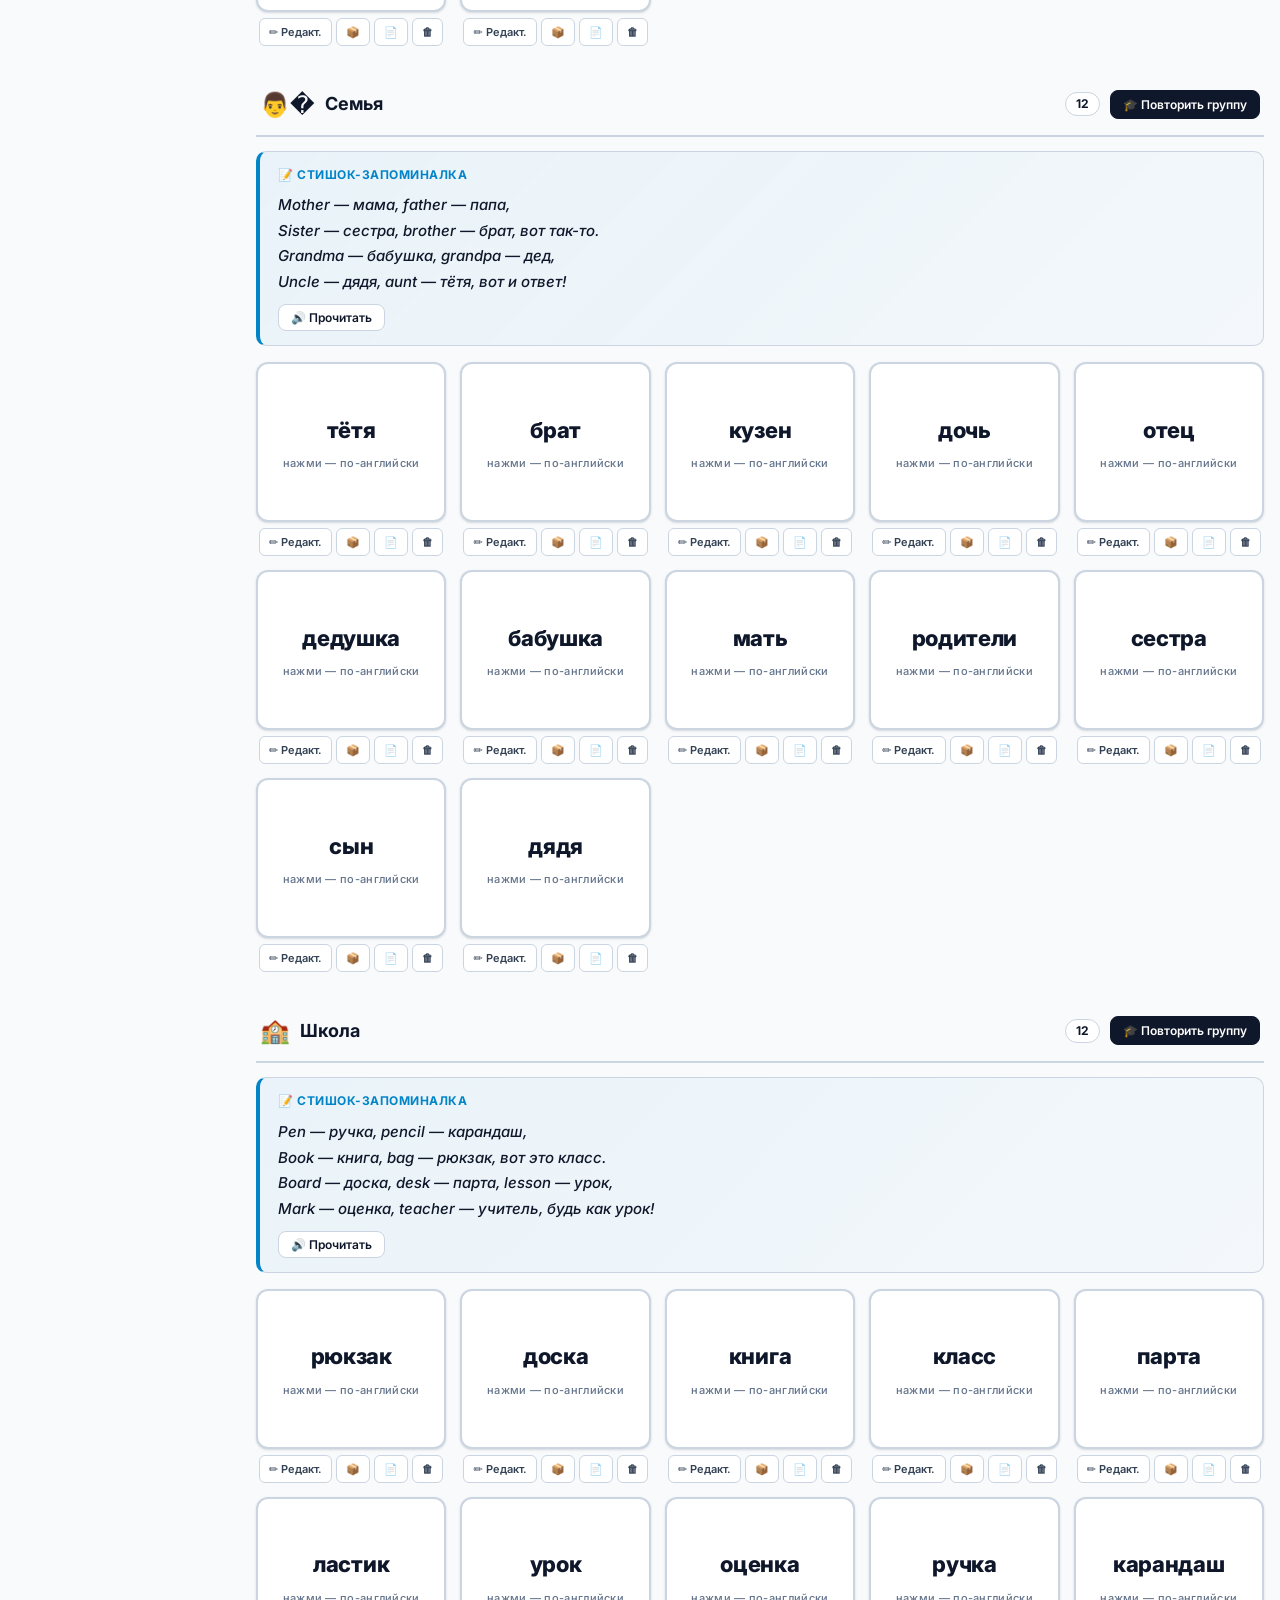
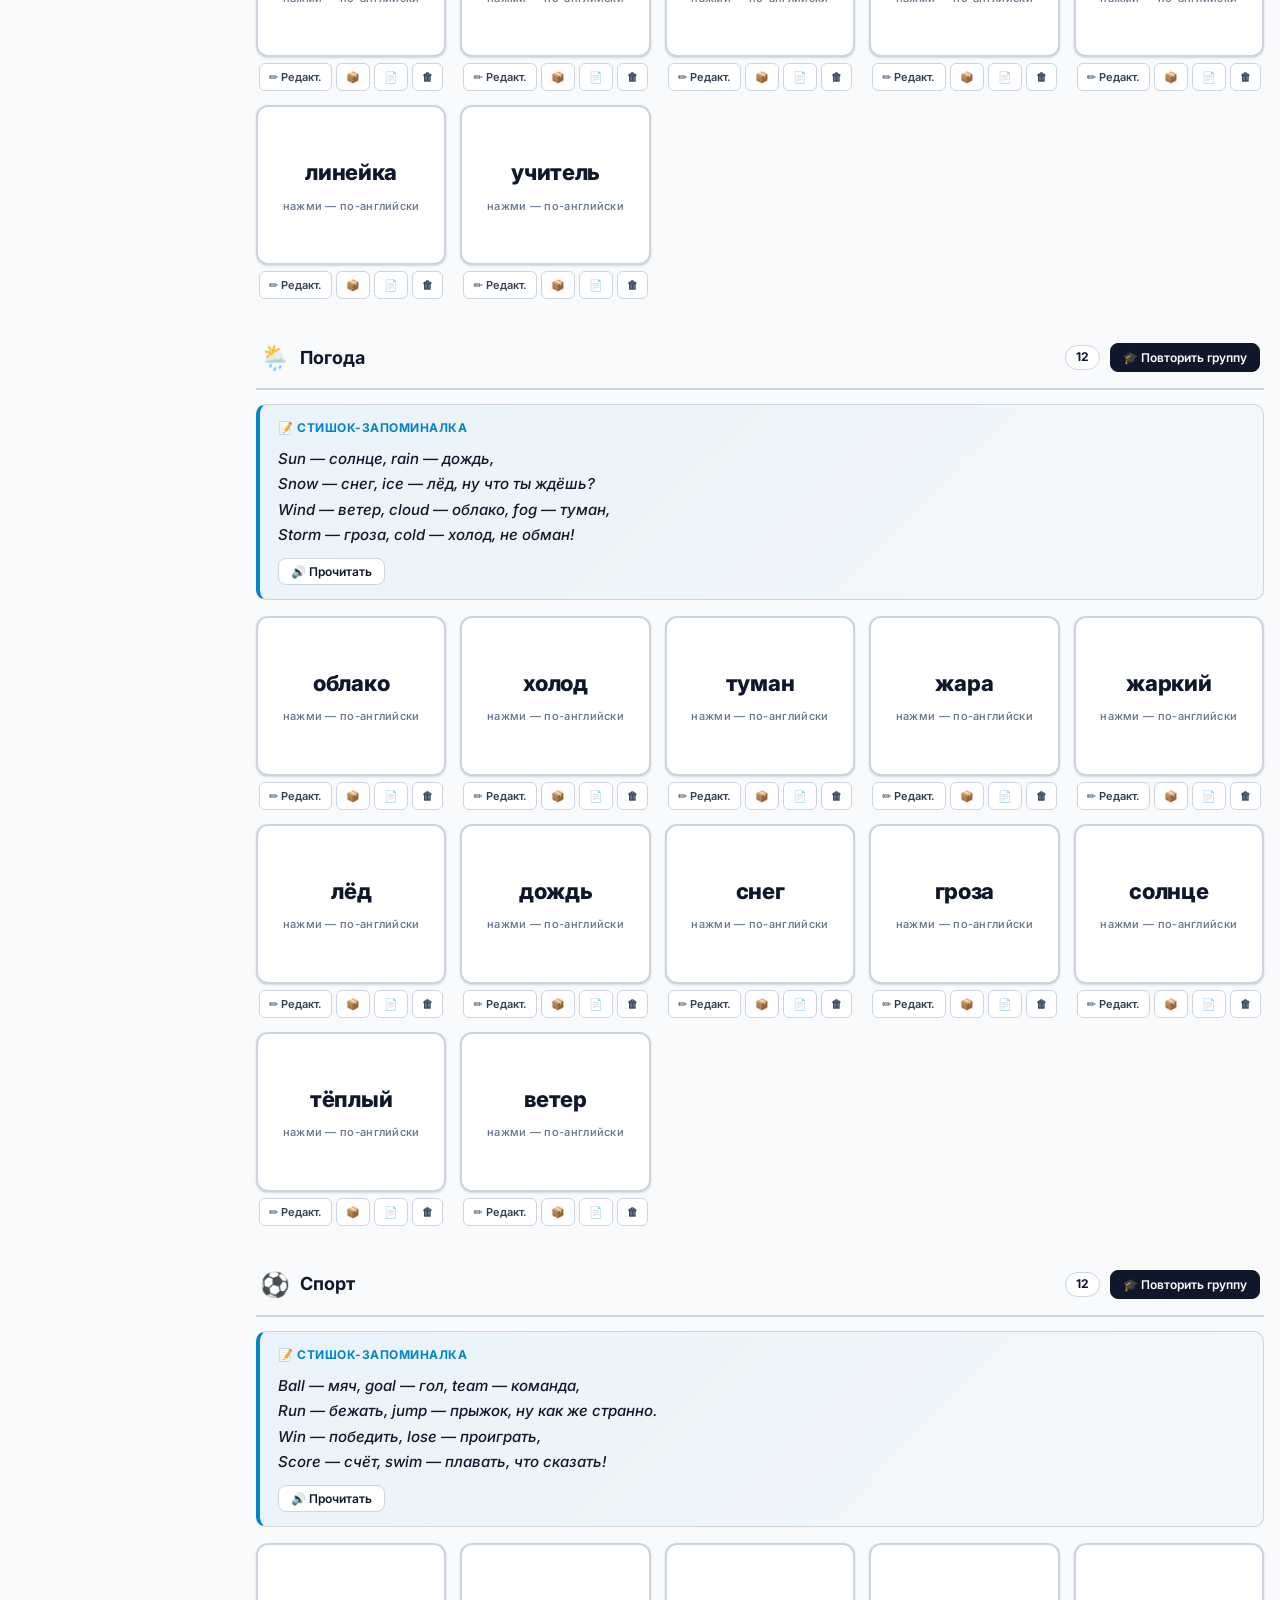
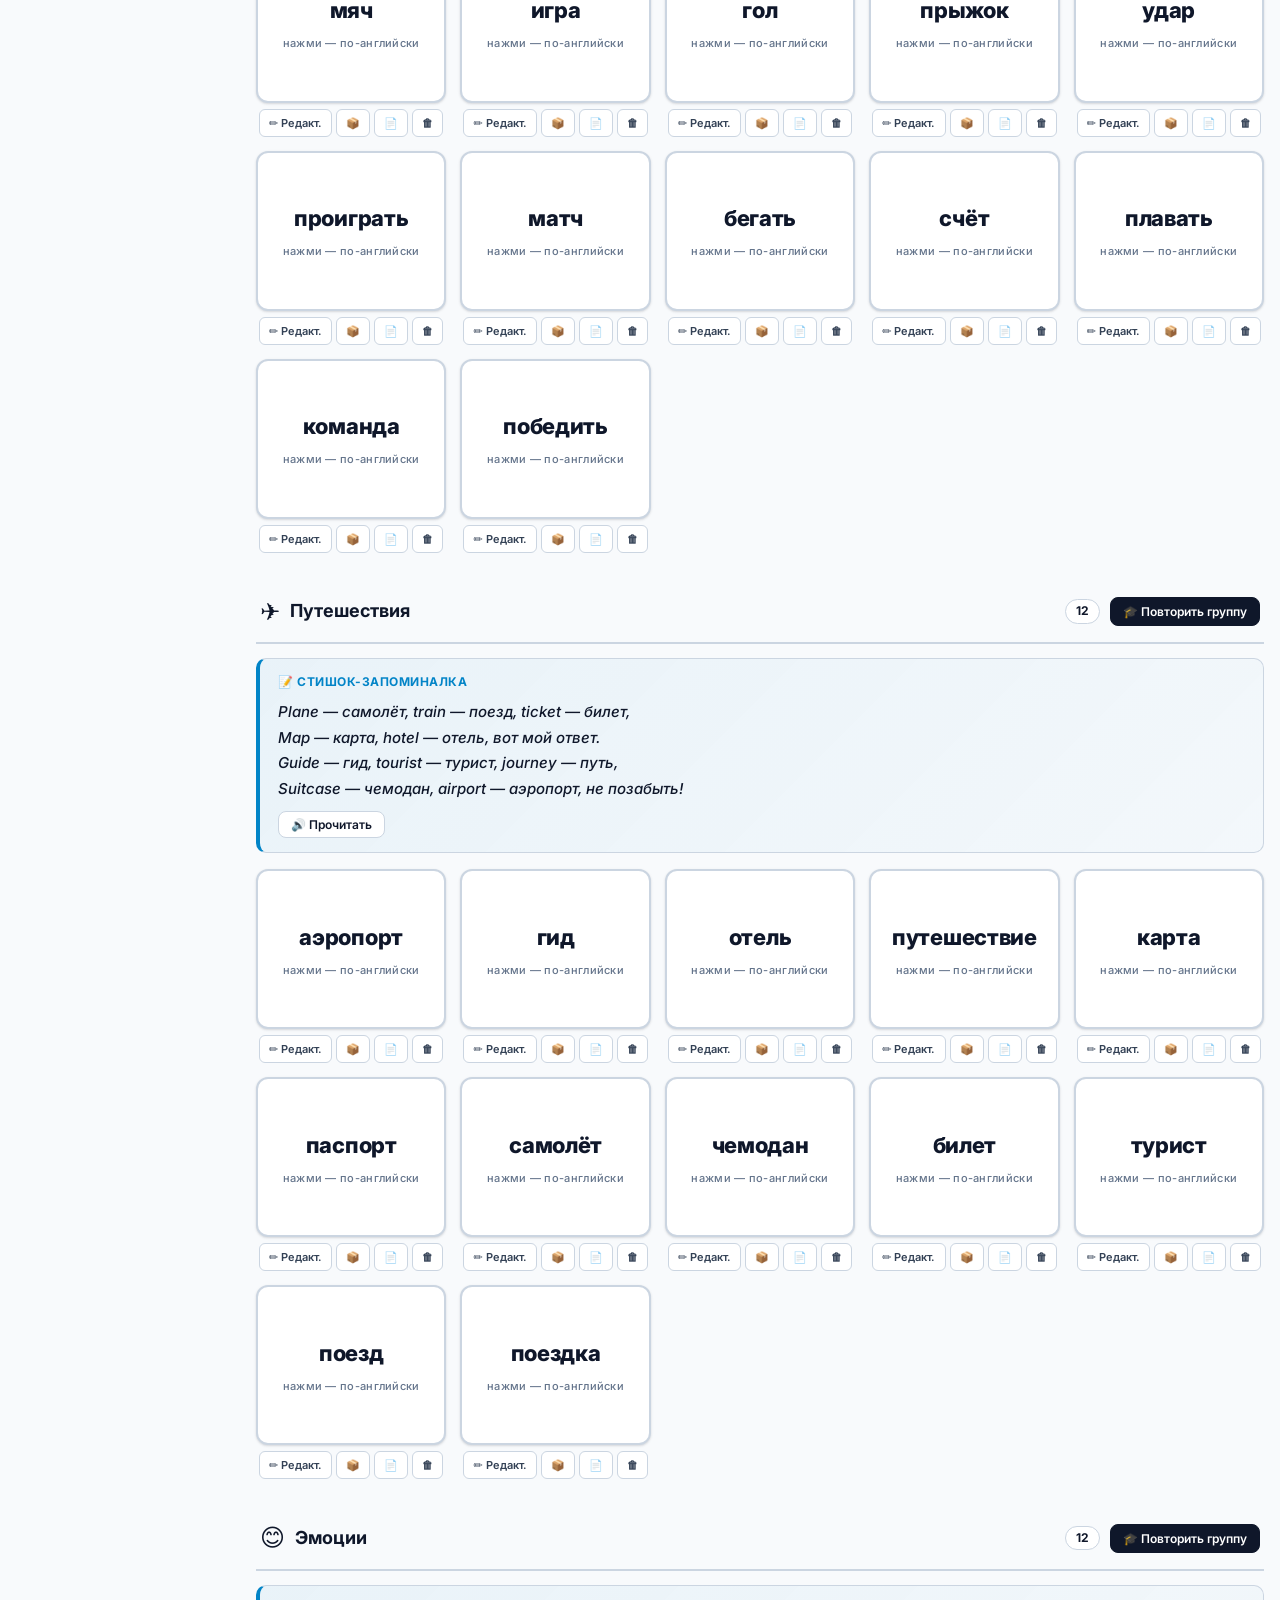
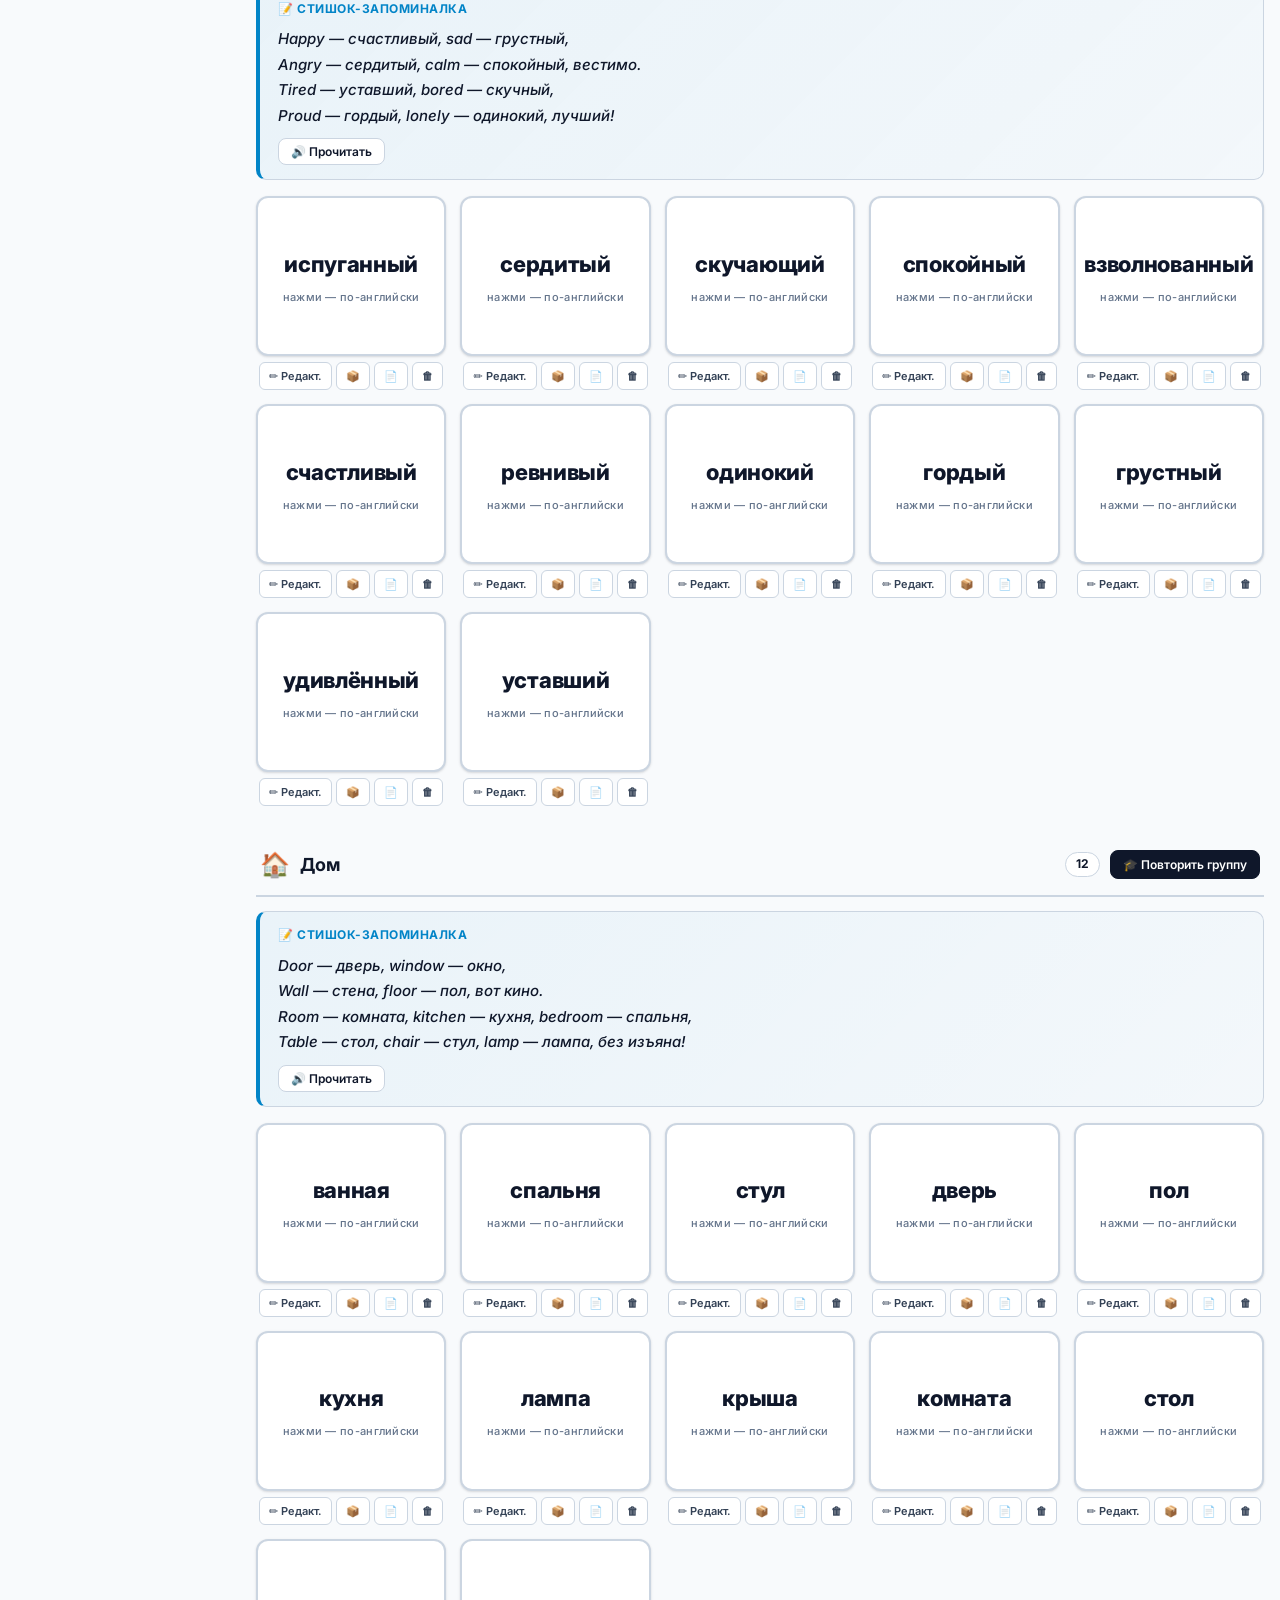
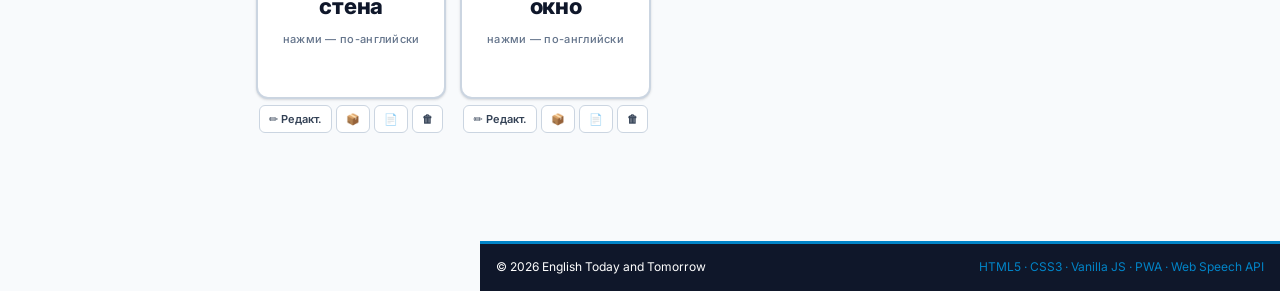
<file: ETT-standalone.html>
<!DOCTYPE html>
<html lang="ru">
<head>
  <meta charset="UTF-8">
  <meta name="viewport" content="width=device-width, initial-scale=1.0, viewport-fit=cover">
  <title>English Today and Tomorrow — учи сегодня, говори завтра</title>
  <meta name="description" content="Бесплатное веб-приложение для изучения английской лексики методом визуальных ассоциаций: карточки-перевёртыши, режим повторения, импорт словарей, режим для слабовидящих, PWA для телефона.">

  <!-- ============== CSP: защита от XSS и инъекций ============== -->
  <!-- ============== PWA-мета ============== -->
  <meta name="theme-color" content="#0f172a">
  <meta name="color-scheme" content="light dark">
  <meta name="mobile-web-app-capable" content="yes">
  <meta name="apple-mobile-web-app-capable" content="yes">
  <meta name="apple-mobile-web-app-status-bar-style" content="black-translucent">
  <meta name="apple-mobile-web-app-title" content="ETT">
      
  <!-- Шрифт Inter с Google Fonts -->
  <link rel="preconnect" href="https://fonts.googleapis.com">
  <link rel="preconnect" href="https://fonts.gstatic.com" crossorigin>
  <link href="https://fonts.googleapis.com/css2?family=Inter:wght@400;500;600;700;800&display=swap" rel="stylesheet">
  <style>
/* ============================================================
 * style.css — ETT v4 (English Today and Tomorrow)
 * ПРИНЦИПЫ:
 *  1. Высокий контраст текста на любом фоне
 *  2. Чёткие границы и разделители
 *  3. Никаких полупрозрачных фонов (где живёт текст)
 *  4. Плотный, читаемый шрифт
 *  5. Простая понятная палитра
 * ============================================================ */

:root {
  /* Палитра: тёмная для панелей, светлая для контента */
  --c-dark:   #0f172a;   /* шапка, вкладки, футер */
  --c-bg:     #f8fafc;   /* фон страницы */
  --c-surface:#ffffff;   /* карточки, модалки */
  --c-text:   #0f172a;   /* ОСНОВНОЙ ТЕКСТ — максимальный контраст */
  --c-text-2: #334155;   /* вторичный текст */
  --c-muted:  #64748b;   /* подсказки */
  --c-accent: #0284c7;   /* акцент — насыщенный синий, читается на белом */
  --c-accent-dark:#0369a1; /* акцент для тёмных фонов */
  --c-border: #cbd5e1;   /* ЧЁТКАЯ граница */
  --c-border-light:#e2e8f0;
  --c-danger: #dc2626;
  --c-success:#16a34a;

  /* Тени */
  --shadow-card: 0 1px 3px rgba(15,23,42,.1), 0 1px 2px rgba(15,23,42,.06);
  --shadow-topbar: 0 2px 4px rgba(15,23,42,.1);
  --shadow-modal: 0 10px 40px rgba(0,0,0,.25);

  /* Радиусы */
  --r-card: 12px;
  --r-btn: 8px;
  --r-modal: 14px;

  /* Размеры */
  --topbar-h: 130px;
  --sidebar-w: 240px;
  --maxw: 1280px;

  --font-base: 16px;
  --card-h: 160px;
}

/* ============== ТЁМНАЯ ТЕМА ============== */
body.dark-theme {
  --c-bg:     #0f172a;
  --c-surface:#1e293b;
  --c-text:   #f1f5f9;
  --c-text-2: #cbd5e1;
  --c-muted:  #94a3b8;
  --c-border: #475569;
  --c-border-light:#334155;
  --c-accent: #38bdf8;
  --c-accent-dark:#0ea5e9;
  --shadow-card: 0 1px 3px rgba(0,0,0,.4);
}

/* ============== РЕЖИМ ДЛЯ СЛАБОВИДЯЩИХ ============== */
body.a11y {
  --font-base: 22px;
  --card-h: 220px;
  --c-text:   #000000;
  --c-text-2: #000000;
  --c-bg:     #ffffff;
  --c-surface:#ffffff;
  --c-muted:  #1f2937;
  --c-accent: #0000ff;
  --c-accent-dark:#0000ff;
  --c-border: #000000;
  --c-border-light:#000000;
  --c-dark:   #000000;
  --c-danger: #cc0000;
  --c-success:#006600;
}
body.a11y *,
body.a11y *::before,
body.a11y *::after {
  transition-duration: 0.01ms !important;
  animation-duration: 0.01ms !important;
}

/* ============== СБРОС ============== */
*, *::before, *::after { box-sizing: border-box; }
html { scroll-behavior: smooth; }
body {
  margin: 0;
  font-family: 'Inter', system-ui, -apple-system, 'Segoe UI', Roboto, sans-serif;
  background: var(--c-bg);
  color: var(--c-text);
  font-size: var(--font-base);
  line-height: 1.55;
  padding-top: var(--topbar-h);
  padding-left: var(--sidebar-w);
  -webkit-font-smoothing: antialiased;
  transition: padding-left .2s, background .2s, color .2s;
}
button { font-family: inherit; cursor: pointer; }
input, select, textarea { font-family: inherit; }
ul { margin: 0; padding-left: 1.1rem; }
a { color: var(--c-accent); }
.hidden { display: none !important; }

body.sidebar-closed { padding-left: 0; }
body.sidebar-closed .sidebar { transform: translateX(-100%); }

/* ============== ВЕРХНЯЯ ПАНЕЛЬ ============== */
.topbar {
  position: fixed;
  top: 0; left: 0; right: 0;
  background: var(--c-dark);
  color: #ffffff;
  z-index: 100;
  box-shadow: var(--shadow-topbar);
  border-bottom: 3px solid var(--c-accent);
}
.topbar-row {
  max-width: var(--maxw);
  margin: 0 auto;
  padding: 10px 16px;
  display: flex;
  align-items: center;
  gap: 10px;
}

/* Бургер */
.burger {
  background: rgba(255,255,255,.1);
  border: 1px solid rgba(255,255,255,.25);
  color: #fff;
  border-radius: var(--r-btn);
  width: 40px; height: 40px;
  font-size: 18px;
  display: flex; align-items: center; justify-content: center;
  flex-shrink: 0;
}
.burger:hover { background: rgba(255,255,255,.2); }

/* Логотип */
.brand { display: flex; align-items: center; gap: 10px; flex-shrink: 0; min-width: 0; }
.logo {
  width: 46px; height: 46px;
  background: #ffffff;
  border: 2px solid var(--c-accent);
  border-radius: 10px;
  color: #0f172a;
  font-weight: 800;
  font-size: 15px;
  letter-spacing: 0.5px;
  display: flex; align-items: center; justify-content: center;
  gap: 2px;
  flex-shrink: 0;
  box-shadow: 0 2px 6px rgba(0,0,0,.2);
}
.logo-book { font-size: 14px; margin-left: 3px; }
.brand-text { min-width: 0; }
.brand-name {
  font-weight: 700;
  font-size: 14px;
  line-height: 1.2;
  white-space: nowrap;
  overflow: hidden;
  text-overflow: ellipsis;
  color: #ffffff;
}
.brand-slogan {
  font-size: 11px;
  color: var(--c-accent);
  line-height: 1.2;
  white-space: nowrap;
}

/* Поиск */
.search-wrap { flex: 1; max-width: 340px; min-width: 0; }
.search-wrap input {
  width: 100%;
  padding: 9px 14px;
  border-radius: var(--r-btn);
  border: 1px solid rgba(255,255,255,.25);
  background: rgba(255,255,255,.1);
  color: #ffffff;
  font-size: 14px;
  outline: none;
}
.search-wrap input::placeholder { color: rgba(255,255,255,.65); }
.search-wrap input:focus {
  border-color: var(--c-accent);
  background: rgba(255,255,255,.18);
}

/* Переключатели тем */
.theme-toggles { display: flex; gap: 4px; flex-shrink: 0; }
.theme-btn {
  background: rgba(255,255,255,.1);
  border: 1px solid rgba(255,255,255,.25);
  color: #fff;
  border-radius: var(--r-btn);
  width: 38px; height: 38px;
  font-size: 16px;
  display: flex; align-items: center; justify-content: center;
}
.theme-btn:hover { background: rgba(255,255,255,.2); }
.theme-btn.is-active {
  background: var(--c-accent);
  color: #fff;
  border-color: var(--c-accent);
}

/* Кнопки действий */
.actions { display: flex; gap: 6px; flex-shrink: 0; }
.btn {
  border: 1px solid transparent;
  border-radius: var(--r-btn);
  padding: 8px 14px;
  font-size: 13px;
  font-weight: 600;
  white-space: nowrap;
  transition: background .12s, transform .06s;
}
.btn:active { transform: translateY(1px); }
.btn-primary {
  background: var(--c-accent);
  color: #ffffff;
}
.btn-primary:hover { background: var(--c-accent-dark); }
.btn-ghost {
  background: rgba(255,255,255,.1);
  color: #ffffff;
  border-color: rgba(255,255,255,.25);
}
.btn-ghost:hover { background: rgba(255,255,255,.2); }
.btn-success { background: var(--c-success); color: #fff; }
.btn-danger  { background: var(--c-danger);  color: #fff; }

/* В основной области (на светлом фоне) кнопки другие */
.main .btn-primary {
  background: var(--c-accent);
  color: #fff;
}
.main .btn-primary:hover { background: var(--c-accent-dark); }
.main .btn-ghost {
  background: var(--c-surface);
  color: var(--c-text);
  border: 1px solid var(--c-border);
}
.main .btn-ghost:hover { background: var(--c-bg); }

/* ============== ЛЕНТА ВКЛАДОК ============== */
.tabs {
  max-width: var(--maxw);
  margin: 0 auto;
  padding: 0 16px 8px;
  display: flex;
  gap: 6px;
  overflow-x: auto;
  scrollbar-width: thin;
  position: sticky;
  top: 64px;
}
.tabs::-webkit-scrollbar { height: 5px; }
.tabs::-webkit-scrollbar-thumb { background: var(--c-accent); border-radius: 3px; }
.tab {
  display: inline-flex;
  align-items: center;
  gap: 6px;
  padding: 7px 13px;
  background: rgba(255,255,255,.08);
  color: #ffffff;
  border: 1px solid rgba(255,255,255,.2);
  border-radius: 999px;
  font-size: 13px;
  font-weight: 500;
  white-space: nowrap;
  position: relative;
}
.tab:hover { background: rgba(255,255,255,.18); }
.tab.is-active {
  background: var(--c-accent);
  color: #ffffff;
  border-color: var(--c-accent);
}
.tab .tab-icon { font-size: 15px; }
.tab .tab-count {
  background: rgba(0,0,0,.25);
  color: #fff;
  border-radius: 999px;
  padding: 1px 7px;
  font-size: 11px;
  font-weight: 700;
}
.tab.is-active .tab-count { background: rgba(0,0,0,.3); }
.tab-progress {
  position: absolute;
  bottom: -1px; left: 8px; right: 8px;
  height: 3px;
  background: rgba(255,255,255,.15);
  border-radius: 2px;
  overflow: hidden;
}
.tab-progress-fill {
  height: 100%;
  background: var(--c-success);
  transition: width .3s;
}
.tab .tab-del {
  background: none;
  border: none;
  color: #fff;
  opacity: .6;
  padding: 0 0 0 4px;
  font-size: 13px;
  line-height: 1;
}
.tab .tab-del:hover { opacity: 1; color: #fca5a5; }
.tab-add {
  border-style: dashed;
  border-color: var(--c-accent);
  color: var(--c-accent);
}

/* ============== ЛЕВОЕ МЕНЮ ============== */
.sidebar {
  position: fixed;
  top: var(--topbar-h);
  left: 0;
  bottom: 0;
  width: var(--sidebar-w);
  background: var(--c-surface);
  border-right: 1px solid var(--c-border);
  box-shadow: 2px 0 8px rgba(15,23,42,.04);
  overflow-y: auto;
  z-index: 90;
  padding: 16px 12px;
  transition: transform .25s ease;
}
.sidebar-section { margin-bottom: 18px; }
.sidebar-title {
  font-size: 11px;
  font-weight: 700;
  color: var(--c-muted);
  text-transform: uppercase;
  letter-spacing: .5px;
  margin-bottom: 6px;
  padding: 0 6px;
}
.side-link {
  display: flex;
  align-items: center;
  gap: 6px;
  width: 100%;
  background: none;
  border: 1px solid transparent;
  color: var(--c-text);
  padding: 9px 10px;
  border-radius: var(--r-btn);
  font-size: 13px;
  text-align: left;
  transition: background .12s, border-color .12s;
}
.side-link:hover {
  background: var(--c-bg);
  border-color: var(--c-border-light);
}
.side-link.is-active {
  background: var(--c-accent);
  color: #fff;
  font-weight: 600;
}
.side-stat {
  display: flex;
  justify-content: space-between;
  padding: 6px 10px;
  font-size: 12px;
  color: var(--c-text-2);
}
.side-stat strong { color: var(--c-accent); font-size: 14px; }
.sidebar-overlay {
  position: fixed;
  inset: 0;
  background: rgba(0,0,0,.5);
  z-index: 89;
  animation: fade-in .15s ease;
}

/* ============== КОМПАКТНЫЙ ПРИВЕТСТВЕННЫЙ БЛОК ============== */
.welcome-compact {
  display: flex;
  align-items: center;
  gap: 16px;
  padding: 12px 18px;
  margin-bottom: 16px;
  background: var(--c-surface);
  border: 1px solid var(--c-border);
  border-left: 4px solid var(--c-accent);
  border-radius: 10px;
  box-shadow: var(--shadow-card);
  flex-wrap: wrap;
}
.welcome-compact .wc-icon {
  font-size: 32px;
  flex-shrink: 0;
}
.welcome-compact .wc-text {
  flex-shrink: 0;
  min-width: 0;
}
.welcome-compact .wc-title {
  font-size: 16px;
  font-weight: 700;
  color: var(--c-text);
  line-height: 1.2;
}
.welcome-compact .wc-slogan {
  font-size: 12px;
  color: var(--c-accent);
  font-weight: 600;
  font-style: italic;
}
.welcome-compact .wc-stats {
  display: flex;
  gap: 14px;
  flex: 1;
  justify-content: center;
  font-size: 13px;
  color: var(--c-muted);
  flex-wrap: wrap;
}
.welcome-compact .wc-stats strong {
  color: var(--c-accent);
  font-size: 16px;
  font-weight: 800;
  margin-right: 3px;
}
.welcome-compact .wc-actions {
  display: flex;
  gap: 6px;
  flex-shrink: 0;
}

/* Удаляем старый большой welcome */
.welcome, .welcome-icon, .welcome-title, .welcome-slogan,
.welcome-stats, .ws-stat, .ws-num, .ws-lbl, .welcome-actions,
.section-title-h2, .folders-grid, .folder-card,
.fc-icon, .fc-name, .fc-count, .fc-action { display: none; }

/* ============== ХЛЕБНЫЕ КРОШКИ ============== */
.breadcrumb {
  display: flex;
  align-items: center;
  gap: 8px;
  padding: 8px 0;
  margin-bottom: 12px;
  font-size: 13px;
  color: var(--c-muted);
  flex-wrap: wrap;
}
.breadcrumb a {
  color: var(--c-accent);
  text-decoration: none;
  font-weight: 600;
  cursor: pointer;
}
.breadcrumb a:hover { text-decoration: underline; }
.bc-sep { color: var(--c-muted); }
.bc-current {
  color: var(--c-text);
  font-weight: 600;
}

/* ============== СТИШОК-ЗАПОМИНАЛКА ============== */
.rhyme-block {
  background: linear-gradient(135deg, rgba(2,132,199,.06) 0%, rgba(2,132,199,.02) 100%);
  border: 1px solid var(--c-border);
  border-left: 4px solid var(--c-accent);
  border-radius: 10px;
  padding: 14px 18px;
  margin-bottom: 16px;
  position: relative;
}
.rhyme-title {
  font-size: 12px;
  font-weight: 700;
  color: var(--c-accent);
  text-transform: uppercase;
  letter-spacing: .5px;
  margin-bottom: 8px;
}
.rhyme-text {
  font-family: 'Inter', system-ui, sans-serif;
  font-size: 15px;
  line-height: 1.7;
  color: var(--c-text);
  margin: 0 0 10px;
  white-space: pre-wrap;
  font-weight: 500;
  font-style: italic;
}
.rhyme-speak {
  font-size: 12px !important;
  padding: 5px 12px !important;
}

/* ============== НАСТРОЙКИ ОФОРМЛЕНИЯ ============== */
.settings-section { margin-bottom: 18px; }
.settings-label {
  font-size: 13px;
  font-weight: 700;
  color: var(--c-text);
  margin-bottom: 8px;
}
.theme-grid, .font-grid, .size-grid, .accent-grid, .palette-grid {
  display: grid;
  gap: 8px;
}
.theme-grid { grid-template-columns: repeat(3, 1fr); }
.accent-grid { grid-template-columns: repeat(8, 1fr); }
.font-grid, .size-grid { grid-template-columns: repeat(2, 1fr); }
.palette-grid { grid-template-columns: repeat(4, 1fr); }

.palette-option {
  display: flex;
  flex-direction: column;
  align-items: center;
  gap: 6px;
  padding: 8px 6px;
  background: var(--c-bg);
  border: 2px solid var(--c-border);
  border-radius: 8px;
  cursor: pointer;
  color: var(--c-text);
  font-size: 11px;
  font-weight: 600;
  transition: border-color .12s, background .12s;
}
.palette-option:hover { border-color: var(--c-accent); }
.palette-option.is-active {
  border-color: var(--c-accent);
  background: rgba(2,132,199,.08);
}
.pal-preview {
  width: 100%;
  height: 36px;
  border-radius: 6px;
  border: 1px solid var(--c-border);
}

.theme-option {
  display: flex;
  flex-direction: column;
  align-items: center;
  gap: 6px;
  padding: 10px 8px;
  background: var(--c-bg);
  border: 2px solid var(--c-border);
  border-radius: 8px;
  cursor: pointer;
  color: var(--c-text);
  font-size: 12px;
  font-weight: 600;
  transition: border-color .12s, background .12s;
}
.theme-option:hover { border-color: var(--c-accent); }
.theme-option.is-active {
  border-color: var(--c-accent);
  background: rgba(2,132,199,.08);
}
.to-preview {
  width: 100%;
  height: 40px;
  border-radius: 6px;
  border: 1px solid var(--c-border);
}
.light-prev { background: linear-gradient(135deg, #ffffff 50%, #f8fafc 50%); }
.dark-prev { background: linear-gradient(135deg, #0f172a 50%, #1e293b 50%); }
.a11y-prev { background: #ffffff; border: 2px solid #000; }

.accent-option {
  width: 100%;
  aspect-ratio: 1;
  border: 3px solid transparent;
  border-radius: 50%;
  cursor: pointer;
  transition: transform .1s, border-color .12s;
  padding: 0;
}
.accent-option:hover { transform: scale(1.1); }
.accent-option.is-active {
  border-color: var(--c-text);
  box-shadow: 0 0 0 2px var(--c-surface), 0 0 0 4px var(--c-accent);
}

.font-option, .size-option {
  padding: 10px 12px;
  background: var(--c-bg);
  border: 2px solid var(--c-border);
  border-radius: 8px;
  cursor: pointer;
  color: var(--c-text);
  font-size: 13px;
  font-weight: 600;
  transition: border-color .12s, background .12s;
}
.font-option:hover, .size-option:hover { border-color: var(--c-accent); }
.font-option.is-active, .size-option.is-active {
  border-color: var(--c-accent);
  background: rgba(2,132,199,.08);
}

/* ============== ОСНОВНАЯ ОБЛАСТЬ ============== */
.main {
  max-width: var(--maxw);
  margin: 0 auto;
  padding: 18px 16px 80px;
  min-height: calc(100vh - var(--topbar-h) - 60px);
}

/* Секция */
.section { margin-bottom: 28px; }
.section-header {
  position: sticky;
  top: calc(var(--topbar-h) - 8px);
  z-index: 5;
  background: var(--c-bg);
  padding: 12px 4px;
  display: flex;
  align-items: center;
  gap: 10px;
  border-bottom: 2px solid var(--c-border);
  margin-bottom: 14px;
}
.section-header .sec-icon { font-size: 24px; }
.section-header .sec-title {
  font-weight: 700;
  font-size: 18px;
  flex: 1;
  color: var(--c-text);
}
.section-header .sec-count {
  background: var(--c-surface);
  color: var(--c-text);
  border: 1px solid var(--c-border);
  border-radius: 999px;
  padding: 2px 10px;
  font-size: 12px;
  font-weight: 700;
}
.section-header .btn-study {
  background: var(--c-dark);
  color: #fff;
  border: 1px solid var(--c-dark);
  border-radius: var(--r-btn);
  padding: 6px 12px;
  font-size: 12px;
  font-weight: 600;
}
.section-header .btn-study:hover { background: #1e293b; }

/* Сетка карточек */
.cards-grid {
  display: grid;
  grid-template-columns: repeat(auto-fill, minmax(190px, 1fr));
  gap: 14px;
}

/* ============== КАРТОЧКА-ПЕРЕВЁРТЫШ ============== */
.card {
  perspective: 1000px;
  height: var(--card-h);
  cursor: pointer;
}
.card-inner {
  position: relative;
  width: 100%; height: 100%;
  transform-style: preserve-3d;
  transition: transform .5s cubic-bezier(.4,.2,.2,1);
}
.card.is-flipped .card-inner { transform: rotateY(180deg); }

.card-face {
  position: absolute;
  inset: 0;
  border-radius: var(--r-card);
  backface-visibility: hidden;
  -webkit-backface-visibility: hidden;
  padding: 16px;
  display: flex;
  flex-direction: column;
  justify-content: center;
  align-items: center;
  text-align: center;
  overflow: hidden;
}
/* ЛИЦЕВАЯ сторона — БЕЛАЯ с ЧЁРНОЙ рамкой, чёрный текст */
.card-front {
  background: var(--c-surface);
  color: var(--c-text);
  border: 2px solid var(--c-border);
  box-shadow: var(--shadow-card);
}
.card-front .card-word {
  font-size: 22px;
  font-weight: 800;
  margin-bottom: 8px;
  color: var(--c-text);
  letter-spacing: -0.3px;
}
.card-front .card-hint {
  font-size: 11px;
  color: var(--c-muted);
  letter-spacing: .3px;
  font-weight: 500;
}
/* ОБОРОТ — ТЁМНАЯ с АКЦЕНТНОЙ рамкой, белый текст */
.card-back {
  background: var(--c-dark);
  color: #ffffff;
  border: 2px solid var(--c-accent);
  transform: rotateY(180deg);
  box-shadow: var(--shadow-card);
}
.card-back .card-word {
  color: var(--c-accent);
  font-size: 22px;
  font-weight: 800;
  margin-bottom: 8px;
  letter-spacing: -0.3px;
}
.card-back .card-example {
  font-size: 13px;
  color: #e2e8f0;
  font-style: italic;
  line-height: 1.4;
}
.card-back .card-speak {
  position: absolute;
  top: 8px; right: 8px;
  background: rgba(255,255,255,.15);
  border: 1px solid rgba(255,255,255,.3);
  color: #fff;
  width: 28px; height: 28px;
  border-radius: 50%;
  font-size: 13px;
  display: flex; align-items: center; justify-content: center;
}
.card-back .card-speak:hover {
  background: var(--c-accent);
  border-color: var(--c-accent);
}

/* Панель действий — всегда видна */
.card-actions {
  display: flex;
  gap: 4px;
  justify-content: center;
  margin-top: 6px;
  opacity: 1;
  transition: opacity .15s;
}
.card-actions button {
  background: var(--c-surface);
  border: 1px solid var(--c-border);
  border-radius: 6px;
  padding: 5px 9px;
  font-size: 11px;
  color: var(--c-text-2);
  font-weight: 600;
  min-height: 28px;
}
.card-actions button:hover {
  background: var(--c-accent);
  border-color: var(--c-accent);
  color: #ffffff;
}
.card-actions .act-del:hover {
  background: var(--c-danger);
  border-color: var(--c-danger);
  color: #fff;
}
.card-actions .act-edit:hover {
  background: var(--c-accent);
  border-color: var(--c-accent);
  color: #fff;
}

/* Пустое состояние */
.empty-state {
  text-align: center;
  padding: 60px 20px;
  color: var(--c-muted);
}
.empty-state .empty-icon { font-size: 56px; margin-bottom: 14px; }
.empty-state h3 {
  margin: 0 0 8px;
  color: var(--c-text);
  font-size: 20px;
}
.empty-state p { margin: 0 0 18px; }
.empty-state .empty-actions {
  display: flex; gap: 8px; justify-content: center; flex-wrap: wrap;
}

/* ============== ФУТЕР ============== */
.footer {
  background: var(--c-dark);
  color: #ffffff;
  padding: 14px 16px;
  font-size: 12px;
  margin-left: var(--sidebar-w);
  border-top: 3px solid var(--c-accent);
  transition: margin-left .2s;
}
body.sidebar-closed .footer { margin-left: 0; }
.footer-row {
  max-width: var(--maxw);
  margin: 0 auto;
  display: flex;
  justify-content: space-between;
  align-items: center;
  flex-wrap: wrap;
  gap: 8px;
}
.footer-tech { color: var(--c-accent); }

/* ============== МОДАЛКИ ============== */
.modal-backdrop {
  position: fixed;
  inset: 0;
  background: rgba(0,0,0,.6);
  display: flex;
  align-items: center;
  justify-content: center;
  z-index: 200;
  padding: 20px;
  animation: fade-in .15s ease;
}
.modal-backdrop[hidden] { display: none; }
@keyframes fade-in { from { opacity: 0; } to { opacity: 1; } }

.modal {
  background: var(--c-surface);
  color: var(--c-text);
  border: 1px solid var(--c-border);
  border-radius: var(--r-modal);
  width: 100%;
  max-width: 540px;
  max-height: 90vh;
  overflow-y: auto;
  padding: 22px 24px;
  position: relative;
  box-shadow: var(--shadow-modal);
}
.modal-sm { max-width: 420px; }
.modal-lg { max-width: 720px; }
.modal-close {
  position: absolute;
  top: 12px; right: 14px;
  background: var(--c-bg);
  border: 1px solid var(--c-border);
  width: 32px; height: 32px;
  border-radius: 50%;
  font-size: 16px;
  color: var(--c-text);
  display: flex; align-items: center; justify-content: center;
}
.modal-close:hover {
  background: var(--c-danger);
  color: #fff;
  border-color: var(--c-danger);
}
.modal h2 {
  margin: 0 0 16px;
  font-size: 20px;
  color: var(--c-text);
  font-weight: 700;
}
.muted {
  color: var(--c-muted);
  font-size: 13px;
}

/* Форма */
.form-grid {
  display: grid;
  grid-template-columns: 1fr 1fr;
  gap: 12px;
  margin-bottom: 16px;
}
.field { display: flex; flex-direction: column; gap: 4px; }
.field-wide { grid-column: 1 / -1; }
.field span {
  font-size: 12px;
  color: var(--c-text-2);
  font-weight: 600;
}
.field input, .field select {
  padding: 9px 12px;
  border: 1px solid var(--c-border);
  border-radius: var(--r-btn);
  font-size: 14px;
  background: var(--c-surface);
  color: var(--c-text);
  outline: none;
  transition: border-color .12s;
}
.field input:focus, .field select:focus {
  border-color: var(--c-accent);
  box-shadow: 0 0 0 3px rgba(2,132,199,.15);
}

/* Блок картинки */
.img-block {
  margin-bottom: 16px;
  border-top: 1px solid var(--c-border);
  padding-top: 14px;
}
.img-block-title {
  font-size: 12px;
  color: var(--c-text-2);
  font-weight: 600;
  display: block;
  margin-bottom: 8px;
}
.img-tabs { display: flex; gap: 4px; margin-bottom: 10px; }
.img-tab {
  background: var(--c-bg);
  border: 1px solid var(--c-border);
  padding: 6px 12px;
  border-radius: var(--r-btn);
  font-size: 12px;
  font-weight: 600;
  color: var(--c-text-2);
}
.img-tab.is-active {
  background: var(--c-dark);
  color: #fff;
  border-color: var(--c-dark);
}

.unsplash-row { display: flex; gap: 6px; margin-bottom: 10px; }
.unsplash-row input {
  flex: 1;
  padding: 8px 12px;
  border: 1px solid var(--c-border);
  border-radius: var(--r-btn);
  font-size: 13px;
  background: var(--c-surface);
  color: var(--c-text);
  outline: none;
}
.unsplash-row input:focus {
  border-color: var(--c-accent);
  box-shadow: 0 0 0 3px rgba(2,132,199,.15);
}
.unsplash-row button {
  padding: 8px 14px;
  background: var(--c-accent);
  color: #fff;
  border: 1px solid var(--c-accent);
  border-radius: var(--r-btn);
  font-weight: 600;
  font-size: 13px;
}
.unsplash-row button:hover { background: var(--c-accent-dark); }

.unsplash-results {
  display: grid;
  grid-template-columns: repeat(3, 1fr);
  gap: 8px;
  min-height: 80px;
  padding: 6px;
  background: var(--c-bg);
  border: 1px solid var(--c-border);
  border-radius: var(--r-btn);
  align-items: center;
  justify-items: center;
}
.unsplash-results .muted { grid-column: 1 / -1; }
.unsplash-thumb {
  width: 100%; height: 80px;
  object-fit: cover;
  border-radius: 6px;
  border: 2px solid transparent;
  cursor: pointer;
}
.unsplash-thumb:hover { border-color: var(--c-accent); }
.unsplash-thumb.is-selected {
  border-color: var(--c-accent);
  box-shadow: 0 0 0 2px rgba(2,132,199,.3);
}

.img-preview {
  min-height: 80px;
  display: flex;
  align-items: center;
  justify-content: center;
  background: var(--c-bg);
  border: 1px solid var(--c-border);
  border-radius: var(--r-btn);
  padding: 6px;
}
.img-preview img {
  max-width: 100%; max-height: 120px;
  border-radius: 6px;
}

.modal-actions {
  display: flex;
  justify-content: flex-end;
  gap: 8px;
  margin-top: 18px;
  padding-top: 14px;
  border-top: 1px solid var(--c-border);
}
.modal-actions .btn-primary,
.modal-actions .btn-ghost {
  padding: 9px 18px;
  font-size: 14px;
}
.modal-actions .btn-ghost {
  background: var(--c-bg);
  color: var(--c-text);
  border: 1px solid var(--c-border);
}
.modal-actions .btn-ghost:hover {
  background: var(--c-border-light);
}

/* Список папок в окне переноса */
.move-list {
  display: flex; flex-direction: column;
  gap: 6px;
  max-height: 320px;
  overflow-y: auto;
}
.move-item {
  display: flex;
  align-items: center;
  gap: 8px;
  padding: 10px 12px;
  background: var(--c-bg);
  border: 1px solid var(--c-border);
  border-radius: var(--r-btn);
  cursor: pointer;
  color: var(--c-text);
}
.move-item:hover {
  border-color: var(--c-accent);
  background: var(--c-surface);
}
.move-item .mi-icon { font-size: 18px; }
.move-item .mi-name { flex: 1; font-weight: 500; }
.move-item .mi-action { font-size: 11px; color: var(--c-muted); }

/* Импорт */
.import-grid { margin-bottom: 16px; }
.import-sources {
  display: grid;
  grid-template-columns: 1fr 1fr;
  gap: 12px;
  margin-bottom: 12px;
}
.import-source {
  background: var(--c-bg);
  border: 1px solid var(--c-border);
  padding: 12px;
  border-radius: var(--r-btn);
}
.import-source-title {
  font-size: 12px;
  color: var(--c-text-2);
  font-weight: 600;
  display: block;
  margin-bottom: 6px;
}
.import-status {
  background: #dcfce7;
  border: 1px solid var(--c-success);
  color: #14532d;
  padding: 10px 14px;
  border-radius: var(--r-btn);
  font-size: 13px;
  font-weight: 600;
  margin-bottom: 12px;
}
body.dark-theme .import-status {
  background: rgba(22,163,74,.15);
  color: #86efac;
}
.import-actions-row {
  display: flex;
  align-items: center;
  gap: 10px;
  margin-bottom: 12px;
  padding: 10px 12px;
  background: rgba(2,132,199,.06);
  border: 1px solid var(--c-border);
  border-left: 4px solid var(--c-accent);
  border-radius: 8px;
  flex-wrap: wrap;
}
.import-actions-row .btn { flex-shrink: 0; }

.import-help {
  background: var(--c-bg);
  border: 1px solid var(--c-border);
  padding: 12px;
  border-radius: var(--r-btn);
  font-size: 12px;
}
.import-help summary {
  cursor: pointer;
  font-weight: 600;
  color: var(--c-text);
}
.import-help ul { margin: 8px 0; color: var(--c-text-2); }
.import-help code {
  background: var(--c-surface);
  border: 1px solid var(--c-border-light);
  padding: 1px 5px;
  border-radius: 3px;
  font-size: 11px;
  word-break: break-all;
  color: var(--c-text);
}

/* О проекте */
.about-body p { margin: 0 0 10px; font-size: 14px; line-height: 1.55; color: var(--c-text-2); }
.about-body ul { font-size: 14px; color: var(--c-text-2); }
.about-body strong { color: var(--c-text); }

/* ============== ОНБОРДИНГ ============== */
.onboarding-modal { max-width: 480px; }
.onb-progress { display: flex; gap: 8px; justify-content: center; margin-bottom: 14px; }
.onb-dot {
  width: 8px; height: 8px;
  border-radius: 50%;
  background: var(--c-border);
  transition: background .2s, width .2s;
}
.onb-dot.is-active {
  background: var(--c-accent);
  width: 24px;
  border-radius: 4px;
}
.onb-step { text-align: center; padding: 10px 0; }
.onb-step[hidden] { display: none; }
.onb-icon { font-size: 56px; margin-bottom: 8px; }
.onb-step h3 {
  margin: 0 0 8px;
  color: var(--c-text);
  font-size: 18px;
  font-weight: 700;
}
.onb-step p {
  margin: 0 0 8px;
  font-size: 14px;
  line-height: 1.55;
  color: var(--c-text-2);
}
.onb-actions {
  display: flex;
  gap: 8px;
  align-items: center;
}
.onb-spacer { flex: 1; }

/* ============== ВЫБОР ТЕМ ============== */
.themes-grid {
  display: grid;
  grid-template-columns: repeat(auto-fill, minmax(180px, 1fr));
  gap: 10px;
  max-height: 360px;
  overflow-y: auto;
  margin-bottom: 12px;
}
.theme-chip {
  display: flex;
  align-items: center;
  gap: 8px;
  padding: 10px 12px;
  background: var(--c-bg);
  border: 2px solid var(--c-border);
  border-radius: var(--r-btn);
  cursor: pointer;
  color: var(--c-text);
  transition: border-color .12s, background .12s;
}
.theme-chip:hover { border-color: var(--c-accent); }
.theme-chip.is-selected {
  border-color: var(--c-accent);
  background: rgba(2,132,199,.08);
}
.theme-chip .tc-icon { font-size: 20px; }
.theme-chip .tc-name {
  flex: 1;
  font-size: 13px;
  font-weight: 500;
}
.theme-chip .tc-count {
  font-size: 11px;
  color: var(--c-muted);
}
.theme-chip .tc-check {
  width: 18px; height: 18px;
  border: 2px solid var(--c-border);
  border-radius: 4px;
  display: flex; align-items: center; justify-content: center;
  font-size: 12px;
  color: transparent;
}
.theme-chip.is-selected .tc-check {
  border-color: var(--c-accent);
  background: var(--c-accent);
  color: #fff;
}
.themes-actions {
  display: flex;
  gap: 8px;
  margin-bottom: 12px;
}

/* ============== РЕЖИМ ПОВТОРЕНИЯ ============== */
.study-overlay {
  position: fixed;
  inset: 0;
  background: var(--c-dark);
  color: #ffffff;
  z-index: 300;
  display: flex;
  flex-direction: column;
  padding: 18px;
  animation: fade-in .2s ease;
}
.study-overlay[hidden] { display: none; }
.study-bar {
  display: flex;
  justify-content: space-between;
  align-items: center;
  margin-bottom: 14px;
  gap: 14px;
}
.study-progress-wrap { flex: 1; max-width: 420px; }
.study-progress {
  font-size: 14px;
  font-weight: 700;
  color: var(--c-accent);
  margin-bottom: 6px;
}
.study-progress-bar {
  height: 8px;
  background: rgba(255,255,255,.15);
  border-radius: 4px;
  overflow: hidden;
  border: 1px solid rgba(255,255,255,.2);
}
.study-progress-fill {
  height: 100%;
  background: linear-gradient(90deg, var(--c-accent), var(--c-success));
  width: 0;
  transition: width .3s ease;
}
.study-controls-top { display: flex; gap: 6px; }
.study-controls-top .btn-ghost {
  background: rgba(255,255,255,.1);
  color: #fff;
  border: 1px solid rgba(255,255,255,.25);
}
.study-controls-top .btn-ghost:hover {
  background: rgba(255,255,255,.2);
}

.study-stage {
  flex: 1;
  display: flex;
  align-items: center;
  justify-content: center;
  padding: 20px 0;
}

.flip-card {
  width: min(420px, 90vw);
  height: min(540px, 65vh);
  perspective: 1400px;
  cursor: pointer;
}
.flip-inner {
  position: relative;
  width: 100%; height: 100%;
  transform-style: preserve-3d;
  transition: transform .55s cubic-bezier(.4,.2,.2,1);
}
.flip-card.is-flipped .flip-inner { transform: rotateY(180deg); }
.flip-face {
  position: absolute;
  inset: 0;
  border-radius: 16px;
  backface-visibility: hidden;
  -webkit-backface-visibility: hidden;
  padding: 22px;
  display: flex;
  flex-direction: column;
  align-items: center;
  justify-content: center;
  gap: 12px;
  text-align: center;
  box-shadow: 0 12px 40px rgba(0,0,0,.4);
}
/* Лицевая сторона — тёмная с акцентной рамкой */
.flip-front-side {
  background: #1e293b;
  border: 2px solid var(--c-accent);
}
/* Оборот — светлее, чтобы английское слово хорошо читалось */
.flip-back-side {
  background: #0f172a;
  border: 2px solid var(--c-accent);
  transform: rotateY(180deg);
}
.flip-img {
  width: 100%;
  max-height: 200px;
  object-fit: cover;
  border-radius: 12px;
}
/* Крупное слово на лицевой стороне */
.flip-word {
  font-size: 32px;
  font-weight: 800;
  color: #ffffff;
  letter-spacing: -0.5px;
  line-height: 1.2;
}
/* Подпись "english" / "перевод" на обороте */
.flip-back-label {
  font-size: 11px;
  color: var(--c-accent);
  text-transform: uppercase;
  letter-spacing: 1px;
  font-weight: 700;
}
/* Английское слово на обороте — крупно, акцентным цветом, очень заметно */
.flip-back-word {
  font-size: 34px;
  font-weight: 800;
  color: var(--c-accent);
  letter-spacing: -0.5px;
  line-height: 1.2;
  text-shadow: 0 0 20px rgba(56,189,248,.4);
}
.flip-example {
  font-size: 14px;
  font-style: italic;
  color: #cbd5e1;
  line-height: 1.4;
}
.flip-hint {
  font-size: 11px;
  color: rgba(255,255,255,.5);
  letter-spacing: .5px;
}

.study-actions {
  display: flex;
  justify-content: center;
  gap: 10px;
  padding-top: 14px;
  flex-wrap: wrap;
}
.study-actions .btn {
  padding: 10px 22px;
  font-size: 14px;
}
.study-actions .btn:disabled {
  opacity: .4;
  cursor: not-allowed;
}

.study-results {
  text-align: center;
  padding: 20px;
}
.study-results h2 {
  font-size: 28px;
  color: var(--c-accent);
  margin-bottom: 16px;
  font-weight: 800;
}
.results-grid {
  display: grid;
  grid-template-columns: repeat(3, 1fr);
  gap: 14px;
  max-width: 480px;
  margin: 0 auto 18px;
}
.result-stat {
  background: rgba(255,255,255,.06);
  border: 1px solid rgba(255,255,255,.15);
  border-radius: 12px;
  padding: 14px;
}
.result-stat .rs-num {
  font-size: 28px;
  font-weight: 800;
  color: var(--c-accent);
  display: block;
}
.result-stat .rs-lbl {
  font-size: 12px;
  color: #cbd5e1;
}
.results-buttons {
  display: flex;
  gap: 10px;
  justify-content: center;
}

.study-hint {
  text-align: center;
  font-size: 11px;
  color: rgba(255,255,255,.5);
  padding-top: 12px;
  letter-spacing: .3px;
}

/* ============== TOAST ============== */
.toasts {
  position: fixed;
  bottom: 20px; right: 20px;
  z-index: 400;
  display: flex;
  flex-direction: column;
  gap: 8px;
}
.toast {
  background: var(--c-dark);
  color: #ffffff;
  padding: 10px 16px;
  border-radius: var(--r-btn);
  font-size: 13px;
  box-shadow: 0 4px 14px rgba(0,0,0,.2);
  animation: slide-in .2s ease, fade-out .3s ease 2.5s forwards;
  border-left: 3px solid var(--c-accent);
  max-width: 320px;
}
.toast.is-error { border-left-color: var(--c-danger); }
.toast.is-success { border-left-color: var(--c-success); }
@keyframes slide-in { from { transform: translateX(100%); opacity: 0; } to { transform: none; opacity: 1; } }
@keyframes fade-out { to { opacity: 0; transform: translateY(8px); } }

/* ============== АДАПТИВ ============== */
@media (max-width: 1100px) {
  :root { --sidebar-w: 210px; }
  .brand-name { font-size: 13px; }
  .actions .btn { padding: 7px 10px; font-size: 12px; }
}

@media (max-width: 860px) {
  :root { --topbar-h: 120px; --sidebar-w: 260px; }
  body { padding-left: 0; }
  body:not(.sidebar-open) .sidebar { transform: translateX(-100%); }
  .footer { margin-left: 0; }

  .topbar-row { flex-wrap: wrap; padding: 8px 12px; gap: 8px; }
  .brand-text .brand-slogan { display: none; }
  .search-wrap { order: 4; flex-basis: 100%; max-width: none; }
  .actions { flex: 1; justify-content: flex-end; }
  .btn { padding: 7px 10px; font-size: 12px; }
  .tabs { top: 56px; padding: 0 12px 6px; }
  .cards-grid { grid-template-columns: repeat(auto-fill, minmax(150px, 1fr)); gap: 10px; }
  .card { height: 140px; }
  .form-grid { grid-template-columns: 1fr; }
  .import-sources { grid-template-columns: 1fr; }
  .results-grid { grid-template-columns: 1fr; }
  .themes-grid { grid-template-columns: 1fr 1fr; }
}

@media (max-width: 640px) {
  :root { --topbar-h: 108px; }
  .brand-text { display: none; }
  .actions .btn { padding: 7px 8px; font-size: 11px; }
  .actions .btn-label { display: none; }
  .cards-grid { grid-template-columns: repeat(auto-fill, minmax(130px, 1fr)); gap: 8px; }
  .card { height: 120px; }
  .card-front .card-word, .card-back .card-word { font-size: 17px; }
  .card-front .card-hint, .card-back .card-example { font-size: 10px; }
  .section-header .sec-title { font-size: 15px; }
  .section-header .btn-study { padding: 5px 8px; font-size: 11px; }
  .modal { padding: 18px 16px; max-height: 95vh; }
  .study-overlay {
    padding: 12px;
    padding-top: max(12px, env(safe-area-inset-top));
    padding-bottom: max(12px, env(safe-area-inset-bottom));
  }
  .flip-card { height: min(460px, 70vh); }
  .flip-word { font-size: 22px; }
  .flip-translation { font-size: 16px; }
  .study-bar { flex-direction: column; align-items: stretch; gap: 8px; }
  .study-controls-top { justify-content: flex-end; }
  .themes-grid { grid-template-columns: 1fr; }
  .results-grid { grid-template-columns: 1fr; }

  .topbar { padding-top: env(safe-area-inset-top); }
  .sidebar { width: 85vw; max-width: 320px; }
  .btn, .theme-btn, .burger { min-height: 44px; min-width: 44px; }
  .tab { min-height: 36px; }
  .card-actions button { min-width: 36px; min-height: 36px; padding: 6px 10px; }
  .toasts { bottom: max(20px, env(safe-area-inset-bottom)); }
}

@media (display-mode: standalone) {
  body { user-select: none; -webkit-user-select: none; }
  input, textarea, [contenteditable] { user-select: text; -webkit-user-select: text; }
  .topbar { padding-top: env(safe-area-inset-top); }
  .footer { padding-bottom: env(safe-area-inset-bottom); }
}

@media print {
  .topbar, .sidebar, .footer, .toasts, .study-overlay, .modal-backdrop { display: none !important; }
  body { padding: 0; }
  .main { padding: 0; }
}

</style>
</head>
<body>

  <!-- ============== ЗАКРЕПЛЁННАЯ ВЕРХНЯЯ ПАНЕЛЬ ============== -->
  <header class="topbar">
    <div class="topbar-row">
      <!-- Кнопка-бургер для левого меню -->
      <button class="burger" id="burger" aria-label="Меню">☰</button>

      <!-- Логотип -->
      <div class="brand">
        <div class="logo" aria-hidden="true">ETT<span class="logo-book">📖</span></div>
        <div class="brand-text">
          <div class="brand-name">English Today and Tomorrow</div>
          <div class="brand-slogan">Учи сегодня — говори завтра</div>
        </div>
      </div>

      <!-- Живой поиск -->
      <div class="search-wrap">
        <input id="search" type="search" placeholder="🔍 Поиск… (нажмите «/»)" autocomplete="off" maxlength="100">
      </div>

      <!-- Переключатели тем -->
      <div class="theme-toggles">
        <button class="theme-btn" id="btnDarkMode" title="Тёмная тема" aria-label="Тёмная тема">🌙</button>
        <button class="theme-btn" id="btnA11y" title="Режим для слабовидящих" aria-label="Режим для слабовидящих">👁️</button>
        <!-- Кнопка установки PWA (показывается только когда доступна) -->
        <button class="theme-btn hidden" id="btnInstall" title="Установить приложение" aria-label="Установить приложение">📲</button>
      </div>

      <!-- Кнопки действий -->
      <div class="actions">
        <button class="btn btn-ghost" id="btnStudyAll" title="Режим повторения">🎓 Повторение</button>
        <button class="btn btn-primary" id="btnAddWord" title="Добавить слово">＋ Слово</button>
        <button class="btn btn-ghost" id="btnImport" title="Импорт реального словаря">📥 Импорт</button>
        <button class="btn btn-ghost" id="btnAbout" title="О проекте">ℹ️ О проекте</button>
        <button class="btn btn-ghost" id="btnSettings" title="Настройки оформления">⚙️ Тема</button>
      </div>
    </div>

    <!-- ЛИПКАЯ горизонтальная лента вкладок-папок -->
    <nav class="tabs" id="tabs" aria-label="Папки"></nav>
  </header>

  <!-- ============== ЛЕВОЕ БОКОВОЕ МЕНЮ ============== -->
  <aside class="sidebar" id="sidebar" aria-label="Быстрая навигация">
    <div class="sidebar-section">
      <div class="sidebar-title">Навигация</div>
      <button class="side-link" data-scroll="top">⬆️ Наверх</button>
      <button class="side-link" data-jump-folder="all">📚 Все слова</button>
      <div id="sideFolders"></div>
    </div>

    <div class="sidebar-section">
      <div class="sidebar-title">Действия</div>
      <button class="side-link" id="sideAddWord">＋ Добавить слово</button>
      <button class="side-link" id="sideStudy">🎓 Повторение</button>
      <button class="side-link" id="sideStudyThemes">🎓 По темам</button>
      <button class="side-link" id="sideImport">📥 Импорт словаря</button>
      <button class="side-link" id="sideInstall" hidden>📲 Установить приложение</button>
    </div>

    <div class="sidebar-section">
      <div class="sidebar-title">Темы оформления</div>
      <button class="side-link" id="sideDark">🌙 Тёмная тема</button>
      <button class="side-link" id="sideA11y">👁️ Для слабовидящих</button>
      <button class="side-link" id="sideHelp">❓ Обучение</button>
    </div>

    <div class="sidebar-section">
      <div class="sidebar-title">Статистика</div>
      <div class="side-stat"><span>Всего слов:</span> <strong id="statTotal">0</strong></div>
      <div class="side-stat"><span>Изучено (всё время):</span> <strong id="statLearned">0</strong></div>
      <div class="side-stat"><span>Лучшая серия:</span> <strong id="statBest">0</strong></div>
      <button class="side-link" id="sideResetStats" style="margin-top:8px;font-size:12px;color:var(--c-danger)">🗑 Сбросить статистику</button>
    </div>
  </aside>

  <!-- Затемнение фона при открытом меню (на мобильных) -->
  <div class="sidebar-overlay" id="sidebarOverlay" hidden></div>

  <!-- ============== ОСНОВНАЯ ОБЛАСТЬ ============== -->
  <main class="main" id="main">
    <!-- Приветственный блок и сетка групп рендерятся динамически -->
  </main>

  <!-- ============== ФУТЕР ============== -->
  <footer class="footer">
    <div class="footer-row">
      <span>© <span id="year"></span> English Today and Tomorrow</span>
      <span class="footer-tech">HTML5 · CSS3 · Vanilla JS · PWA · Web Speech API</span>
    </div>
  </footer>

  <!-- ============== ОНБОРДИНГ ============== -->
  <div class="modal-backdrop" id="onboarding" hidden>
    <div class="modal onboarding-modal" role="dialog" aria-modal="true" aria-labelledby="onbTitle">
      <div class="onb-progress">
        <span class="onb-dot is-active"></span>
        <span class="onb-dot"></span>
        <span class="onb-dot"></span>
        <span class="onb-dot"></span>
        <span class="onb-dot"></span>
      </div>
      <h2 id="onbTitle">Добро пожаловать в ETT!</h2>

      <div class="onb-step is-active" data-onb-step="1">
        <div class="onb-icon">🎓</div>
        <h3>Шаг 1. Карточки-перевёртыши</h3>
        <p>Главная страница показывает 12 системных папок с английскими словами. Кликните по карточке — она перевернётся и покажет английское слово с примером употребления.</p>
        <p class="muted">Так работает принцип активного вспоминания: мозг сначала пытается вспомнить перевод, и лишь потом проверяет себя.</p>
      </div>

      <div class="onb-step" data-onb-step="2" hidden>
        <div class="onb-icon">🔊</div>
        <h3>Шаг 2. Озвучка и режим повторения</h3>
        <p>В режиме повторения есть кнопка 🔊 — браузер произнесёт английское слово вслух через Web Speech API. Так работает зрительно-слуховое двойное кодирование.</p>
        <p>Запустите повторение кнопкой «🎓 Повторение» вверху или «Повторить группу» в заголовке секции.</p>
      </div>

      <div class="onb-step" data-onb-step="3" hidden>
        <div class="onb-icon">📥</div>
        <h3>Шаг 3. Импорт словаря</h3>
        <p>Кнопка «📥 Импорт» позволяет загрузить реальные словари SMARTool (A1–B2) или простой CSV/TXT. Поддерживается пять режимов раскладки по группам.</p>
      </div>

      <div class="onb-step" data-onb-step="4" hidden>
        <div class="onb-icon">👁️</div>
        <h3>Шаг 4. Режим для слабовидящих</h3>
        <p>Кнопка 👁️ вверху или в левом меню включает контрастную тему с увеличенным шрифтом и отключёнными анимациями.</p>
      </div>

      <div class="onb-step" data-onb-step="5" hidden>
        <div class="onb-icon">📲</div>
        <h3>Шаг 5. Установка на телефон</h3>
        <p>ETT — это PWA (прогрессивное веб-приложение). На телефоне откройте меню браузера и нажмите «Установить приложение» или «Добавить на главный экран».</p>
        <p class="muted">После установки ETT работает как обычное приложение: иконка на рабочем столе, запуск без адресной строки, работа офлайн.</p>
      </div>

      <div class="modal-actions onb-actions">
        <button type="button" class="btn btn-ghost" id="onbSkip">Пропустить</button>
        <span class="onb-spacer"></span>
        <button type="button" class="btn btn-ghost" id="onbPrev" disabled>← Назад</button>
        <button type="button" class="btn btn-primary" id="onbNext">Дальше →</button>
      </div>
    </div>
  </div>

  <!-- ============== МОДАЛКА: ВЫБОР ТЕМ ДЛЯ ПОВТОРЕНИЯ ============== -->
  <div class="modal-backdrop" id="studyThemesModal" hidden>
    <div class="modal" role="dialog" aria-modal="true" aria-labelledby="studyThemesTitle">
      <button class="modal-close" data-close>✕</button>
      <h2 id="studyThemesTitle">🎓 Повторение по темам</h2>
      <p class="muted">Отметьте папки, которые хотите повторить. Слова из всех выбранных папок будут перемешаны.</p>
      <div class="themes-grid" id="themesGrid"></div>
      <div class="themes-actions">
        <button type="button" class="btn btn-ghost" id="themesSelectAll">✓ Выбрать все</button>
        <button type="button" class="btn btn-ghost" id="themesClear">Очистить</button>
      </div>
      <div class="modal-actions">
        <button type="button" class="btn btn-ghost" data-close>Отмена</button>
        <button type="button" class="btn btn-primary" id="themesStart">Начать повторение</button>
      </div>
    </div>
  </div>

  <!-- ============== МОДАЛКА: ДОБАВЛЕНИЕ / РЕДАКТИРОВАНИЕ СЛОВА ============== -->
  <div class="modal-backdrop" id="wordModal" hidden>
    <div class="modal" role="dialog" aria-modal="true" aria-labelledby="wordModalTitle">
      <button class="modal-close" data-close>✕</button>
      <h2 id="wordModalTitle">Добавить слово</h2>
      <form id="wordForm" autocomplete="off">
        <div class="form-grid">
          <label class="field">
            <span>Английское слово</span>
            <input type="text" id="fWord" required maxlength="80" pattern="^[A-Za-z\s\-'’]+$" title="Только английские буквы, пробел, дефис и апостроф">
          </label>
          <label class="field">
            <span>Перевод (русский)</span>
            <input type="text" id="fTranslation" required maxlength="80">
          </label>
          <label class="field field-wide">
            <span>Пример употребления</span>
            <input type="text" id="fExample" placeholder="She bought a yellow banana." maxlength="200">
          </label>
          <label class="field">
            <span>Папка</span>
            <select id="fFolder"></select>
          </label>
        </div>

        <div class="img-block">
          <span class="img-block-title">Картинка</span>
          <div class="img-tabs">
            <button type="button" class="img-tab is-active" data-img-tab="unsplash">Поиск Unsplash</button>
            <button type="button" class="img-tab" data-img-tab="url">Прямая ссылка</button>
          </div>
          <div class="img-pane" data-img-pane="unsplash">
            <div class="unsplash-row">
              <input type="text" id="unsplashQuery" placeholder="Введите запрос, например: apple" maxlength="50">
              <button type="button" id="btnUnsplashSearch">🔍 Найти</button>
            </div>
            <div class="unsplash-results" id="unsplashResults">
              <span class="muted">Здесь появятся 3 превью</span>
            </div>
          </div>
          <div class="img-pane" data-img-pane="url" hidden>
            <div class="unsplash-row">
              <input type="url" id="imgUrl" placeholder="https://images.unsplash.com/…" maxlength="500">
              <button type="button" id="btnImgPreview">Превью</button>
            </div>
            <div class="img-preview" id="imgPreview"></div>
          </div>
        </div>

        <input type="hidden" id="fImgUrl" value="">
        <input type="hidden" id="fId" value="">

        <div class="modal-actions">
          <button type="button" class="btn btn-ghost" data-close>Отмена</button>
          <button type="submit" class="btn btn-primary">Сохранить</button>
        </div>
      </form>
    </div>
  </div>

  <!-- ============== МОДАЛКА: ПЕРЕНОС СЛОВА ============== -->
  <div class="modal-backdrop" id="moveModal" hidden>
    <div class="modal modal-sm" role="dialog" aria-modal="true" aria-labelledby="moveModalTitle">
      <button class="modal-close" data-close>✕</button>
      <h2 id="moveModalTitle">Переместить / копировать слово</h2>
      <p class="muted" id="moveWordInfo"></p>
      <div class="move-list" id="moveList"></div>
      <div class="modal-actions">
        <button type="button" class="btn btn-ghost" data-close>Закрыть</button>
      </div>
    </div>
  </div>

  <!-- ============== МОДАЛКА: ИМПОРТ СЛОВАРЯ ============== -->
  <div class="modal-backdrop" id="importModal" hidden>
    <div class="modal modal-lg" role="dialog" aria-modal="true" aria-labelledby="importModalTitle">
      <button class="modal-close" data-close>✕</button>
      <h2 id="importModalTitle">📥 Импорт реального словаря</h2>
      <div class="import-grid">
        <label class="field">
          <span>Режим раскладки по группам</span>
          <select id="importMode">
            <option value="auto">🤖 Авто — в системные папки по теме</option>
            <option value="level_topic">По уровням и темам (A1 · Еда)</option>
            <option value="level">Только по уровням (🎓 A1, A2, B1, B2)</option>
            <option value="topic">Только по темам (📚 Еда, Животные…)</option>
            <option value="alpha">По алфавиту (🔤 A, B, C…)</option>
            <option value="one">Все в одну папку</option>
          </select>
        </label>
      </div>
      <div class="import-sources">
        <div class="import-source">
          <span class="import-source-title">Загрузить файл (.csv / .txt / .json)</span>
          <input type="file" id="importFile" accept=".csv,.txt,.json,text/csv,text/plain,application/json">
        </div>
        <div class="import-source">
          <span class="import-source-title">Или импортировать по ссылке</span>
          <div class="unsplash-row">
            <input type="url" id="importUrl" placeholder="https://raw.githubusercontent.com/smartool/data-rus-eng/main/SMARTool_data_A1.csv" maxlength="500">
            <button type="button" id="btnImportUrl">📥 Загрузить</button>
          </div>
        </div>
      </div>
      <div class="import-status" id="importStatus" hidden></div>

      <div class="import-actions-row">
        <button type="button" class="btn btn-primary" id="btnAutoImages">🔍 Найти картинки для всех слов</button>
        <span class="muted">Подбирает картинки через Unsplash по английским словам</span>
      </div>
      <details class="import-help">
        <summary>Источники словарей для справки</summary>
        <ul>
          <li>SMARTool (CC-BY 4.0): <a href="https://github.com/smartool/data-rus-eng" target="_blank" rel="noopener">github.com/smartool/data-rus-eng</a>
            <ul>
              <li><code>https://raw.githubusercontent.com/smartool/data-rus-eng/main/SMARTool_data_A1.csv</code></li>
              <li><code>https://raw.githubusercontent.com/smartool/data-rus-eng/main/SMARTool_data_A2.csv</code></li>
              <li><code>https://raw.githubusercontent.com/smartool/data-rus-eng/main/SMARTool_data_B1.csv</code></li>
              <li><code>https://raw.githubusercontent.com/smartool/data-rus-eng/main/SMARTool_data_B2.csv</code></li>
            </ul>
          </li>
          <li>Большой англо-русский словарь Mueller: <a href="https://mueller-dict.sourceforge.net/" target="_blank" rel="noopener">mueller-dict.sourceforge.net</a></li>
        </ul>
        <p class="muted">Поддерживаемые форматы: CSV словаря SMARTool (распознаётся по заголовкам колонок), простой формат «слово, перевод[, пример]» (разделители: запятая, таб, « - », «;») и JSON-массив.</p>
      </details>
      <div class="modal-actions">
        <button type="button" class="btn btn-ghost" data-close>Закрыть</button>
      </div>
    </div>
  </div>

  <!-- ============== МОДАЛКА: О ПРОЕКТЕ ============== -->
  <div class="modal-backdrop" id="aboutModal" hidden>
    <div class="modal" role="dialog" aria-modal="true" aria-labelledby="aboutTitle">
      <button class="modal-close" data-close>✕</button>
      <h2 id="aboutTitle">ℹ️ О проекте</h2>
      <div class="about-body">
        <p><strong>English Today and Tomorrow</strong> (ETT) — бесплатное веб-приложение для изучения английской лексики методом визуальных ассоциаций.</p>
        <p>Слоган: <em>«Учи сегодня — говори завтра»</em>.</p>
        <p>В основе приложения лежат три принципа памяти: двойное кодирование Пайвио (слово + картинка), активное вспоминание (карточки-перевёртыши) и интервальное повторение (режим самопроверки по группам).</p>
        <p>Приложение полностью работает в браузере: <strong>без бэкенда, без библиотек, без регистрации</strong>. Все данные хранятся локально через LocalStorage. Внешний запрос — только к API Unsplash для подбора картинок.</p>
        <ul>
          <li>12 системных папок × 12 слов = 144 единицы лексики в комплекте.</li>
          <li>Создавайте свои папки и слова, редактируйте существующие.</li>
          <li>Импортируйте реальные словари SMARTool (A1–B2) и Mueller.</li>
          <li>Режим повторения с прогресс-баром и статистикой.</li>
          <li>Озвучка английских слов через Web Speech API.</li>
          <li>Тёмная тема и режим для слабовидящих.</li>
          <li>PWA: устанавливается на телефон, работает офлайн.</li>
          <li>Левое меню быстрой навигации и горячие клавиши.</li>
        </ul>
        <p class="muted">Индивидуальный итоговый проект ученика 9 класса. 2026 г.</p>
      </div>
      <div class="modal-actions">
        <button type="button" class="btn btn-primary" data-close>Понятно</button>
      </div>
    </div>
  </div>

  <!-- ============== ОВЕРЛЕЙ РЕЖИМА ПОВТОРЕНИЯ ============== -->
  <div class="study-overlay" id="studyOverlay" hidden>
    <div class="study-bar">
      <div class="study-progress-wrap">
        <div class="study-progress" id="studyProgress">0 / 0</div>
        <div class="study-progress-bar">
          <div class="study-progress-fill" id="studyProgressFill"></div>
        </div>
      </div>
      <div class="study-controls-top">
        <button class="btn btn-ghost" id="btnStudySpeak" title="Озвучить">🔊</button>
        <button class="btn btn-ghost" id="btnToggleDir" title="Переключить направление">RU → EN</button>
        <button class="btn btn-ghost" id="btnCloseStudy" title="Закрыть режим">✕ Закрыть</button>
      </div>
    </div>
    <div class="study-stage" id="studyStage"></div>
    <div class="study-actions" id="studyActions">
      <button class="btn btn-success" id="btnKnow">✔ Знаю</button>
      <button class="btn btn-danger" id="btnDontKnow">✖ Не знаю</button>
      <button class="btn btn-primary" id="btnNext" disabled>Дальше →</button>
    </div>
    <div class="study-results" id="studyResults" hidden>
      <h2>Тема пройдена! 🎉</h2>
      <div class="results-grid" id="resultsGrid"></div>
      <div class="results-buttons">
        <button class="btn btn-primary" id="btnRestartStudy">↻ Ещё раз</button>
        <button class="btn btn-ghost" id="btnExitStudy">✕ Выйти</button>
      </div>
    </div>
    <div class="study-hint">Пробел — перевернуть · S — озвучить · → — следующее · Esc — закрыть</div>
  </div>

  <!-- ============== МОДАЛКА: НАСТРОЙКИ ОФОРМЛЕНИЯ ============== -->
  <div class="modal-backdrop" id="settingsModal" hidden>
    <div class="modal" role="dialog" aria-modal="true" aria-labelledby="settingsTitle">
      <button class="modal-close" data-close>✕</button>
      <h2 id="settingsTitle">⚙️ Настройки оформления</h2>

      <div class="settings-section">
        <div class="settings-label">Цветовая тема</div>
        <div class="theme-grid">
          <button class="theme-option is-active" data-theme="" data-name="Светлая">
            <div class="to-preview light-prev"></div>
            <span>Светлая</span>
          </button>
          <button class="theme-option" data-theme="dark" data-name="Тёмная">
            <div class="to-preview dark-prev"></div>
            <span>Тёмная</span>
          </button>
          <button class="theme-option" data-theme="a11y" data-name="Контрастная">
            <div class="to-preview a11y-prev"></div>
            <span>Контрастная</span>
          </button>
        </div>
      </div>

      <div class="settings-section">
        <div class="settings-label">Готовые палитры</div>
        <div class="palette-grid">
          <button class="palette-option is-active" data-palette="ocean" data-name="Океан">
            <div class="pal-preview" style="background:linear-gradient(135deg,#0284c7,#0f172a)"></div>
            <span>🌊 Океан</span>
          </button>
          <button class="palette-option" data-palette="forest" data-name="Лес">
            <div class="pal-preview" style="background:linear-gradient(135deg,#16a34a,#14532d)"></div>
            <span>🌲 Лес</span>
          </button>
          <button class="palette-option" data-palette="sunset" data-name="Закат">
            <div class="pal-preview" style="background:linear-gradient(135deg,#ea580c,#db2777)"></div>
            <span>🌅 Закат</span>
          </button>
          <button class="palette-option" data-palette="lavender" data-name="Лаванда">
            <div class="pal-preview" style="background:linear-gradient(135deg,#7c3aed,#c026d3)"></div>
            <span>💜 Лаванда</span>
          </button>
          <button class="palette-option" data-palette="cherry" data-name="Вишня">
            <div class="pal-preview" style="background:linear-gradient(135deg,#dc2626,#7f1d1d)"></div>
            <span>🍒 Вишня</span>
          </button>
          <button class="palette-option" data-palette="mint" data-name="Мята">
            <div class="pal-preview" style="background:linear-gradient(135deg,#0d9488,#134e4a)"></div>
            <span>🍃 Мята</span>
          </button>
          <button class="palette-option" data-palette="gold" data-name="Золото">
            <div class="pal-preview" style="background:linear-gradient(135deg,#ca8a04,#713f12)"></div>
            <span>🏆 Золото</span>
          </button>
          <button class="palette-option" data-palette="mono" data-name="Монохром">
            <div class="pal-preview" style="background:linear-gradient(135deg,#475569,#0f172a)"></div>
            <span>⚫ Монохром</span>
          </button>
        </div>
      </div>

      <div class="settings-section">
        <div class="settings-label">Акцентный цвет</div>
        <div class="accent-grid">
          <button class="accent-option is-active" data-accent="#0284c7" style="background:#0284c7"></button>
          <button class="accent-option" data-accent="#7c3aed" style="background:#7c3aed"></button>
          <button class="accent-option" data-accent="#db2777" style="background:#db2777"></button>
          <button class="accent-option" data-accent="#dc2626" style="background:#dc2626"></button>
          <button class="accent-option" data-accent="#ea580c" style="background:#ea580c"></button>
          <button class="accent-option" data-accent="#16a34a" style="background:#16a34a"></button>
          <button class="accent-option" data-accent="#0d9488" style="background:#0d9488"></button>
          <button class="accent-option" data-accent="#1e293b" style="background:#1e293b"></button>
        </div>
      </div>

      <div class="settings-section">
        <div class="settings-label">Шрифт</div>
        <div class="font-grid">
          <button class="font-option is-active" data-font="Inter" style="font-family:Inter,sans-serif">Inter — современный</button>
          <button class="font-option" data-font="Roboto" style="font-family:Roboto,sans-serif">Roboto — классический</button>
          <button class="font-option" data-font="Georgia" style="font-family:Georgia,serif">Georgia — серьёзный</button>
          <button class="font-option" data-font="monospace" style="font-family:monospace">Monospace — код</button>
        </div>
      </div>

      <div class="settings-section">
        <div class="settings-label">Размер шрифта</div>
        <div class="size-grid">
          <button class="size-option" data-size="14">Малый</button>
          <button class="size-option is-active" data-size="16">Средний</button>
          <button class="size-option" data-size="18">Большой</button>
          <button class="size-option" data-size="20">Очень большой</button>
        </div>
      </div>

      <div class="modal-actions">
        <button type="button" class="btn btn-ghost" id="resetSettings">Сбросить</button>
        <button type="button" class="btn btn-primary" data-close>Готово</button>
      </div>
    </div>
  </div>

  <!-- ============== КОНТЕЙНЕР TOAST-УВЕДОМЛЕНИЙ ============== -->
  <div class="toasts" id="toasts"></div>

  <script>
/* ============================================================
 * data.js — встроенный словарь ETT (English Today and Tomorrow)
 * 12 системных папок × 12 слов = 144 единицы лексики.
 * Каждое слово снабжено примером употребления и прямой ссылкой
 * на изображение с Unsplash (Source API) в формате:
 *   https://images.unsplash.com/photo-...?auto=format&fit=crop&w=600&q=60
 * Эти данные при первом запуске копируются в LocalStorage
 * (ключи "ett_folders" и "ett_words"), после чего все изменения
 * пользователя сохраняются только локально.
 * ============================================================ */

// 12 системных (isSystem=true) папок с эмодзи-иконками и мнемоническими стишками
// rhyme — короткий стишок-запоминалка для всей группы слов
const SYSTEM_FOLDERS = [
  { id: 'f1',  name: 'Еда',          icon: '🍎', isSystem: true,
    rhyme: 'Apple — яблоко, banana — банан,\nBread — хлеб, cheese — сыр, это наш план.\nEgg — яйцо, fish — рыба, meat — мясо,\nMilk — молоко, rice — рис, всё прекрасно!' },
  { id: 'f2',  name: 'Животные',     icon: '🐾', isSystem: true,
    rhyme: 'Cat — кошка, dog — собака,\nBear — медведь, bird — птица, however,\nCow — корова, horse — лошадь, в поле,\nLion — лев — царь, при своём произволе!' },
  { id: 'f3',  name: 'Семья',        icon: '👨‍👩‍👧', isSystem: true,
    rhyme: 'Mother — мама, father — папа,\nSister — сестра, brother — брат, вот так-то.\nGrandma — бабушка, grandpa — дед,\nUncle — дядя, aunt — тётя, вот и ответ!' },
  { id: 'f4',  name: 'Школа',        icon: '🏫', isSystem: true,
    rhyme: 'Pen — ручка, pencil — карандаш,\nBook — книга, bag — рюкзак, вот это класс.\nBoard — доска, desk — парта, lesson — урок,\nMark — оценка, teacher — учитель, будь как урок!' },
  { id: 'f5',  name: 'Погода',       icon: '🌦️', isSystem: true,
    rhyme: 'Sun — солнце, rain — дождь,\nSnow — снег, ice — лёд, ну что ты ждёшь?\nWind — ветер, cloud — облако, fog — туман,\nStorm — гроза, cold — холод, не обман!' },
  { id: 'f6',  name: 'Спорт',        icon: '⚽', isSystem: true,
    rhyme: 'Ball — мяч, goal — гол, team — команда,\nRun — бежать, jump — прыжок, ну как же странно.\nWin — победить, lose — проиграть,\nScore — счёт, swim — плавать, что сказать!' },
  { id: 'f7',  name: 'Путешествия',  icon: '✈️', isSystem: true,
    rhyme: 'Plane — самолёт, train — поезд, ticket — билет,\nMap — карта, hotel — отель, вот мой ответ.\nGuide — гид, tourist — турист, journey — путь,\nSuitcase — чемодан, airport — аэропорт, не позабыть!' },
  { id: 'f8',  name: 'Эмоции',       icon: '😊', isSystem: true,
    rhyme: 'Happy — счастливый, sad — грустный,\nAngry — сердитый, calm — спокойный, вестимо.\nTired — уставший, bored — скучный,\nProud — гордый, lonely — одинокий, лучший!' },
  { id: 'f9',  name: 'Дом',          icon: '🏠', isSystem: true,
    rhyme: 'Door — дверь, window — окно,\nWall — стена, floor — пол, вот кино.\nRoom — комната, kitchen — кухня, bedroom — спальня,\nTable — стол, chair — стул, lamp — лампа, без изъяна!' },
  { id: 'f10', name: 'Одежда',       icon: '👕', isSystem: true,
    rhyme: 'Shirt — рубашка, dress — платье,\nHat — шляпа, coat — пальто, как на параде.\nShoe — ботинок, sock — носок, pants — брюки,\nJacket — куртка, skirt — юбка — всё в нюансы!' },
  { id: 'f11', name: 'Природа',      icon: '🌳', isSystem: true,
    rhyme: 'Tree — дерево, flower — цветок,\nGrass — трава, leaf — лист, на лужок.\nRiver — река, lake — озеро, sea — море,\nMountain — гора, forest — лес — простор, не горе!' },
  { id: 'f12', name: 'Технологии',   icon: '💻', isSystem: true,
    rhyme: 'Computer — компьютер, phone — телефон,\nInternet — интернет, file — файл, всё he on.\nScreen — экран, keyboard — клавиатура,\nMouse — мышь, password — пароль, как литература!' }
];

// 144 слова. Сортировка по английскому слову.
const SYSTEM_WORDS = [
  // ---- f1: Еда ----
  { id:'w101', word:'apple',     translation:'яблоко',     example:'I eat a green apple every morning.',           folderId:'f1',  imageUrl:'https://images.unsplash.com/photo-1568702846914-96b305d2aaeb?auto=format&fit=crop&w=600&q=60' },
  { id:'w102', word:'banana',    translation:'банан',      example:'She bought a yellow banana for the baby.',     folderId:'f1',  imageUrl:'https://images.unsplash.com/photo-1571771894821-ce9b6c11b08e?auto=format&fit=crop&w=600&q=60' },
  { id:'w103', word:'bread',     translation:'хлеб',       example:'Fresh bread smells wonderful.',                folderId:'f1',  imageUrl:'https://images.unsplash.com/photo-1509440159596-0249088772ff?auto=format&fit=crop&w=600&q=60' },
  { id:'w104', word:'cheese',    translation:'сыр',       example:'Italian cheese is famous all over the world.',folderId:'f1',  imageUrl:'https://images.unsplash.com/photo-1486297678162-eb2a19b0a32d?auto=format&fit=crop&w=600&q=60' },
  { id:'w105', word:'egg',       translation:'яйцо',      example:'He boiled an egg for breakfast.',             folderId:'f1',  imageUrl:'https://images.unsplash.com/photo-1582722872445-44dc5f7e3c8f?auto=format&fit=crop&w=600&q=60' },
  { id:'w106', word:'fish',      translation:'рыба',      example:'Grilled fish is healthy and tasty.',           folderId:'f1',  imageUrl:'https://images.unsplash.com/photo-1535399831218-d4db9f6f5dba?auto=format&fit=crop&w=600&q=60' },
  { id:'w107', word:'meat',      translation:'мясо',      example:'My grandfather prefers roasted meat.',         folderId:'f1',  imageUrl:'https://images.unsplash.com/photo-1603048719574-7f0602a0c4b6?auto=format&fit=crop&w=600&q=60' },
  { id:'w108', word:'milk',      translation:'молоко',    example:'Cold milk goes well with chocolate cookies.',   folderId:'f1',  imageUrl:'https://images.unsplash.com/photo-1550583724-b2692b85b150?auto=format&fit=crop&w=600&q=60' },
  { id:'w109', word:'rice',     translation:'рис',       example:'Rice is a basic food in many countries.',       folderId:'f1',  imageUrl:'https://images.unsplash.com/photo-1586201375761-83865001e31c?auto=format&fit=crop&w=600&q=60' },
  { id:'w110', word:'salt',     translation:'соль',      example:'Add a pinch of salt to the soup.',              folderId:'f1',  imageUrl:'https://images.unsplash.com/photo-1518110925495-b37653d22271?auto=format&fit=crop&w=600&q=60' },
  { id:'w111', word:'soup',     translation:'суп',       example:'Tomato soup is my favourite in winter.',        folderId:'f1',  imageUrl:'https://images.unsplash.com/photo-1547592180-85f173990554?auto=format&fit=crop&w=600&q=60' },
  { id:'w112', word:'water',    translation:'вода',      example:'Drink water before you feel thirsty.',          folderId:'f1',  imageUrl:'https://images.unsplash.com/photo-1548839140-29a749e1cf4d?auto=format&fit=crop&w=600&q=60' },

  // ---- f2: Животные ----
  { id:'w201', word:'bear',     translation:'медведь',   example:'A brown bear caught a salmon in the river.',    folderId:'f2',  imageUrl:'https://images.unsplash.com/photo-1589656966835-1356d5f5c3f9?auto=format&fit=crop&w=600&q=60' },
  { id:'w202', word:'bird',     translation:'птица',     example:'A small bird sang on the windowsill.',          folderId:'f2',  imageUrl:'https://images.unsplash.com/photo-1444464666168-49d633b86797?auto=format&fit=crop&w=600&q=60' },
  { id:'w203', word:'cat',      translation:'кошка',     example:'The cat is sleeping on the warm sofa.',          folderId:'f2',  imageUrl:'https://images.unsplash.com/photo-1574158622682-e40e69881006?auto=format&fit=crop&w=600&q=60' },
  { id:'w204', word:'cow',      translation:'корова',     example:'The cow gives us fresh milk every day.',        folderId:'f2',  imageUrl:'https://images.unsplash.com/photo-1500595046743-c62e5c0e4f6b?auto=format&fit=crop&w=600&q=60' },
  { id:'w205', word:'dog',      translation:'собака',    example:'My dog wags its tail when I come home.',         folderId:'f2',  imageUrl:'https://images.unsplash.com/photo-1543466835-00a7907e9de1?auto=format&fit=crop&w=600&q=60' },
  { id:'w206', word:'fish',     translation:'рыба',      example:'A tiny fish swam near the stones.',             folderId:'f2',  imageUrl:'https://images.unsplash.com/photo-1535591273668-578e31182c4f?auto=format&fit=crop&w=600&q=60' },
  { id:'w207', word:'horse',    translation:'лошадь',    example:'The horse ran quickly across the field.',        folderId:'f2',  imageUrl:'https://images.unsplash.com/photo-1553284965-83fd3e82fa5a?auto=format&fit=crop&w=600&q=60' },
  { id:'w208', word:'lion',     translation:'лев',       example:'The lion is the king of the savannah.',          folderId:'f2',  imageUrl:'https://images.unsplash.com/photo-1546182990-dffeafbe841d?auto=format&fit=crop&w=600&q=60' },
  { id:'w209', word:'mouse',    translation:'мышь',      example:'A grey mouse hid behind the cupboard.',          folderId:'f2',  imageUrl:'https://images.unsplash.com/photo-1425082806426-8606a46fc959?auto=format&fit=crop&w=600&q=60' },
  { id:'w210', word:'pig',      translation:'свинья',     example:'A pink pig rolled in the mud happily.',         folderId:'f2',  imageUrl:'https://images.unsplash.com/photo-1555431189-8f8d69d2a4f3?auto=format&fit=crop&w=600&q=60' },
  { id:'w211', word:'rabbit',   translation:'кролик',    example:'A white rabbit jumped into the garden.',         folderId:'f2',  imageUrl:'https://images.unsplash.com/photo-1535241749838-299277b6305f?auto=format&fit=crop&w=600&q=60' },
  { id:'w212', word:'wolf',     translation:'волк',      example:'The wolf howled at the full moon.',              folderId:'f2',  imageUrl:'https://images.unsplash.com/photo-1564284247427-9c0a70c2f4d1?auto=format&fit=crop&w=600&q=60' },

  // ---- f3: Семья ----
  { id:'w301', word:'aunt',      translation:'тётя',      example:'My aunt bakes the best apple pie.',             folderId:'f3',  imageUrl:'https://images.unsplash.com/photo-1607746882042-944635dfe0e9?auto=format&fit=crop&w=600&q=60' },
  { id:'w302', word:'brother',   translation:'брат',      example:'My brother is two years older than me.',         folderId:'f3',  imageUrl:'https://images.unsplash.com/photo-1571212515416-fef01f1a8c12?auto=format&fit=crop&w=600&q=60' },
  { id:'w303', word:'cousin',    translation:'кузен',     example:'My cousin lives in another city.',               folderId:'f3',  imageUrl:'https://images.unsplash.com/photo-1542037104857-ffbb0b9155fb?auto=format&fit=crop&w=600&q=60' },
  { id:'w304', word:'daughter',  translation:'дочь',      example:'Their daughter is only five years old.',         folderId:'f3',  imageUrl:'https://images.unsplash.com/photo-1518717207596-dda6241a0cd4?auto=format&fit=crop&w=600&q=60' },
  { id:'w305', word:'father',    translation:'отец',      example:'My father drives me to school every morning.',   folderId:'f3',  imageUrl:'https://images.unsplash.com/photo-1494790108377-be9c29b29330?auto=format&fit=crop&w=600&q=60' },
  { id:'w306', word:'grandfather',translation:'дедушка',  example:'My grandfather tells stories about his youth.',  folderId:'f3',  imageUrl:'https://images.unsplash.com/photo-1568924786129-c2c4c8f6d569?auto=format&fit=crop&w=600&q=60' },
  { id:'w307', word:'grandmother',translation:'бабушка',  example:'Grandmother knits warm socks for winter.',        folderId:'f3',  imageUrl:'https://images.unsplash.com/photo-1581579438747-104c53e7cb71?auto=format&fit=crop&w=600&q=60' },
  { id:'w308', word:'mother',    translation:'мать',      example:'My mother cooks delicious borscht.',              folderId:'f3',  imageUrl:'https://images.unsplash.com/photo-1494790108377-be9c29b29330?auto=format&fit=crop&w=600&q=60' },
  { id:'w309', word:'parents',   translation:'родители',  example:'My parents help me with my homework.',           folderId:'f3',  imageUrl:'https://images.unsplash.com/photo-1542038784456-1ea8e935640e?auto=format&fit=crop&w=600&q=60' },
  { id:'w310', word:'sister',    translation:'сестра',    example:'My little sister loves drawing cats.',           folderId:'f3',  imageUrl:'https://images.unsplash.com/photo-1517845738-6d9d18f5c95b?auto=format&fit=crop&w=600&q=60' },
  { id:'w311', word:'son',       translation:'сын',       example:'Their son won a school chess tournament.',        folderId:'f3',  imageUrl:'https://images.unsplash.com/photo-1503454537195-1dcabb73ffb9?auto=format&fit=crop&w=600&q=60' },
  { id:'w312', word:'uncle',     translation:'дядя',      example:'My uncle works as a builder in Moscow.',          folderId:'f3',  imageUrl:'https://images.unsplash.com/photo-1500648767791-00dcc994a43e?auto=format&fit=crop&w=600&q=60' },

  // ---- f4: Школа ----
  { id:'w401', word:'bag',       translation:'рюкзак',    example:'My school bag is heavy on Mondays.',             folderId:'f4',  imageUrl:'https://images.unsplash.com/photo-1553062407-98eeb64c6a62?auto=format&fit=crop&w=600&q=60' },
  { id:'w402', word:'board',     translation:'доска',     example:'The teacher wrote the task on the board.',       folderId:'f4',  imageUrl:'https://images.unsplash.com/photo-1497486751825-1233686d5d80?auto=format&fit=crop&w=600&q=60' },
  { id:'w403', word:'book',      translation:'книга',     example:'This book is about ancient Rome.',                folderId:'f4',  imageUrl:'https://images.unsplash.com/photo-1544947950-fa07a98d237f?auto=format&fit=crop&w=600&q=60' },
  { id:'w404', word:'class',     translation:'класс',     example:'Our class is friendly and helpful.',             folderId:'f4',  imageUrl:'https://images.unsplash.com/photo-1580582932707-520aed937b7b?auto=format&fit=crop&w=600&q=60' },
  { id:'w405', word:'desk',      translation:'парта',     example:'My desk is near the window.',                     folderId:'f4',  imageUrl:'https://images.unsplash.com/photo-1503676260728-1c00da094a0b?auto=format&fit=crop&w=600&q=60' },
  { id:'w406', word:'eraser',    translation:'ластик',    example:'I need an eraser to fix my mistake.',             folderId:'f4',  imageUrl:'https://images.unsplash.com/photo-1456081445454-9e5b0e7f3f7e?auto=format&fit=crop&w=600&q=60' },
  { id:'w407', word:'lesson',    translation:'урок',      example:'The English lesson starts at nine.',             folderId:'f4',  imageUrl:'https://images.unsplash.com/photo-1503676260728-1c00da094a0b?auto=format&fit=crop&w=600&q=60' },
  { id:'w408', word:'mark',      translation:'оценка',    example:'I got the highest mark in maths.',               folderId:'f4',  imageUrl:'https://images.unsplash.com/photo-1606326608606-aa0b429b4450?auto=format&fit=crop&w=600&q=60' },
  { id:'w409', word:'pen',       translation:'ручка',     example:'My pen ran out of ink again.',                   folderId:'f4',  imageUrl:'https://images.unsplash.com/photo-1583485088034-697c5d1b65e1?auto=format&fit=crop&w=600&q=60' },
  { id:'w410', word:'pencil',    translation:'карандаш',  example:'A sharp pencil is best for drawing.',           folderId:'f4',  imageUrl:'https://images.unsplash.com/photo-1568871391783-83f2a4f4d6a3?auto=format&fit=crop&w=600&q=60' },
  { id:'w411', word:'ruler',     translation:'линейка',   example:'Use a ruler to draw a straight line.',           folderId:'f4',  imageUrl:'https://images.unsplash.com/photo-1532619675605-1ede6c2fed98?auto=format&fit=crop&w=600&q=60' },
  { id:'w412', word:'teacher',   translation:'учитель',  example:'Our teacher explains grammar clearly.',          folderId:'f4',  imageUrl:'https://images.unsplash.com/photo-1577896851231-70ef18881754?auto=format&fit=crop&w=600&q=60' },

  // ---- f5: Погода ----
  { id:'w501', word:'cloud',     translation:'облако',    example:'A white cloud floated across the sky.',          folderId:'f5',  imageUrl:'https://images.unsplash.com/photo-1534088568595-a066f4102da4?auto=format&fit=crop&w=600&q=60' },
  { id:'w502', word:'cold',      translation:'холод',     example:'The cold winter wind froze my fingers.',         folderId:'f5',  imageUrl:'https://images.unsplash.com/photo-1551582045-6ec9c11d86d7?auto=format&fit=crop&w=600&q=60' },
  { id:'w503', word:'fog',       translation:'туман',     example:'Thick fog covered the city in the morning.',      folderId:'f5',  imageUrl:'https://images.unsplash.com/photo-1487621167305-5d248087c724?auto=format&fit=crop&w=600&q=60' },
  { id:'w504', word:'heat',      translation:'жара',      example:'The summer heat was unbearable in July.',         folderId:'f5',  imageUrl:'https://images.unsplash.com/photo-1504370805625-d32af1c08f0f?auto=format&fit=crop&w=600&q=60' },
  { id:'w505', word:'hot',       translation:'жаркий',    example:'Today is too hot for a long walk.',               folderId:'f5',  imageUrl:'https://images.unsplash.com/photo-1500382017468-9049fed747ef?auto=format&fit=crop&w=600&q=60' },
  { id:'w506', word:'ice',       translation:'лёд',       example:'Black ice made the road dangerous.',              folderId:'f5',  imageUrl:'https://images.unsplash.com/photo-1517817430-007d4d9ce14f?auto=format&fit=crop&w=600&q=60' },
  { id:'w507', word:'rain',      translation:'дождь',     example:'The rain started suddenly in the afternoon.',     folderId:'f5',  imageUrl:'https://images.unsplash.com/photo-1519692933481-e162a57d6721?auto=format&fit=crop&w=600&q=60' },
  { id:'w508', word:'snow',      translation:'снег',      example:'The first snow fell in early November.',         folderId:'f5',  imageUrl:'https://images.unsplash.com/photo-1486944670666-66d1fdd81392?auto=format&fit=crop&w=600&q=60' },
  { id:'w509', word:'storm',     translation:'гроза',     example:'A summer storm cut the electricity.',            folderId:'f5',  imageUrl:'https://images.unsplash.com/photo-1428592953211-0774fd0e2a58?auto=format&fit=crop&w=600&q=60' },
  { id:'w510', word:'sun',       translation:'солнце',    example:'The warm sun came out after the rain.',           folderId:'f5',  imageUrl:'https://images.unsplash.com/photo-1505740420928-5e560c06d30e?auto=format&fit=crop&w=600&q=60' },
  { id:'w511', word:'warm',      translation:'тёплый',    example:'A warm sweater is great for autumn.',            folderId:'f5',  imageUrl:'https://images.unsplash.com/photo-1542228262-3d663b306a53?auto=format&fit=crop&w=600&q=60' },
  { id:'w512', word:'wind',      translation:'ветер',     example:'A strong wind bent the young trees.',             folderId:'f5',  imageUrl:'https://images.unsplash.com/photo-1527482797697-8795b05a13b4?auto=format&fit=crop&w=600&q=60' },

  // ---- f6: Спорт ----
  { id:'w601', word:'ball',      translation:'мяч',       example:'He kicked the ball into the goal.',              folderId:'f6',  imageUrl:'https://images.unsplash.com/photo-1614632537190-23e4146777db?auto=format&fit=crop&w=600&q=60' },
  { id:'w602', word:'game',      translation:'игра',      example:'Yesterday we watched a fantastic game.',          folderId:'f6',  imageUrl:'https://images.unsplash.com/photo-1543326727-cf6c3903f9b0?auto=format&fit=crop&w=600&q=60' },
  { id:'w603', word:'goal',      translation:'гол',       example:'Our team scored a goal in the last minute.',     folderId:'f6',  imageUrl:'https://images.unsplash.com/photo-1551958219-acbc608c6377?auto=format&fit=crop&w=600&q=60' },
  { id:'w604', word:'jump',      translation:'прыжок',    example:'Her jump was the highest in the contest.',       folderId:'f6',  imageUrl:'https://images.unsplash.com/photo-1552674605-db6ffd4facb5?auto=format&fit=crop&w=600&q=60' },
  { id:'w605', word:'kick',      translation:'удар',      example:'A powerful kick broke the goalkeeper.',          folderId:'f6',  imageUrl:'https://images.unsplash.com/photo-1579954115545-a44d99c7b7e6?auto=format&fit=crop&w=600&q=60' },
  { id:'w606', word:'lose',      translation:'проиграть', example:'Dont be sad if you lose once.',                 folderId:'f6',  imageUrl:'https://images.unsplash.com/photo-1521412644187-c49fa049e84d?auto=format&fit=crop&w=600&q=60' },
  { id:'w607', word:'match',     translation:'матч',      example:'The final match ended in a draw.',               folderId:'f6',  imageUrl:'https://images.unsplash.com/photo-1522778119026-d6cfa2c5f1f6?auto=format&fit=crop&w=600&q=60' },
  { id:'w608', word:'run',       translation:'бегать',    example:'I run in the park every morning.',               folderId:'f6',  imageUrl:'https://images.unsplash.com/photo-1552674605-db6ffd4facb5?auto=format&fit=crop&w=600&q=60' },
  { id:'w609', word:'score',     translation:'счёт',      example:'The score was three to one.',                     folderId:'f6',  imageUrl:'https://images.unsplash.com/photo-1518605370434-0100f3d9a7f3?auto=format&fit=crop&w=600&q=60' },
  { id:'w610', word:'swim',      translation:'плавать',   example:'Children love to swim in the sea.',               folderId:'f6',  imageUrl:'https://images.unsplash.com/photo-1530541930197-ff16ac917b0e?auto=format&fit=crop&w=600&q=60' },
  { id:'w611', word:'team',      translation:'команда',   example:'Our team trained hard all winter.',              folderId:'f6',  imageUrl:'https://images.unsplash.com/photo-1571019613454-1cb2f99b2d8b?auto=format&fit=crop&w=600&q=60' },
  { id:'w612', word:'win',       translation:'победить',  example:'We hope our class will win the relay.',          folderId:'f6',  imageUrl:'https://images.unsplash.com/photo-1567531468023-4da6c6d4c6f6?auto=format&fit=crop&w=600&q=60' },

  // ---- f7: Путешествия ----
  { id:'w701', word:'airport',   translation:'аэропорт',  example:'We arrived at the airport two hours early.',    folderId:'f7',  imageUrl:'https://images.unsplash.com/photo-1436491865332-7a61a109cc7c?auto=format&fit=crop&w=600&q=60' },
  { id:'w702', word:'guide',     translation:'гид',       example:'Our guide spoke three languages.',                folderId:'f7',  imageUrl:'https://images.unsplash.com/photo-1583416750470-965b2707b355?auto=format&fit=crop&w=600&q=60' },
  { id:'w703', word:'hotel',     translation:'отель',     example:'The hotel had a rooftop pool.',                   folderId:'f7',  imageUrl:'https://images.unsplash.com/photo-1566073771259-6a8506099945?auto=format&fit=crop&w=600&q=60' },
  { id:'w704', word:'journey',   translation:'путешествие',example:'The journey took us twelve hours.',              folderId:'f7',  imageUrl:'https://images.unsplash.com/photo-1469854523086-cc02fe5d8800?auto=format&fit=crop&w=600&q=60' },
  { id:'w705', word:'map',       translation:'карта',    example:'Open the map and find the red dot.',             folderId:'f7',  imageUrl:'https://images.unsplash.com/photo-1524661135-423995f22d0b?auto=format&fit=crop&w=600&q=60' },
  { id:'w706', word:'passport',  translation:'паспорт',   example:'Dont forget your passport at home.',             folderId:'f7',  imageUrl:'https://images.unsplash.com/photo-1452860606245-08befc0ff44b?auto=format&fit=crop&w=600&q=60' },
  { id:'w707', word:'plane',     translation:'самолёт',   example:'Our plane took off exactly on time.',             folderId:'f7',  imageUrl:'https://images.unsplash.com/photo-1556388158-158ea5ccacbd?auto=format&fit=crop&w=600&q=60' },
  { id:'w708', word:'suitcase',  translation:'чемодан',   example:'My suitcase was too heavy to lift.',              folderId:'f7',  imageUrl:'https://images.unsplash.com/photo-1581558438927-9b39bb95eb4d?auto=format&fit=crop&w=600&q=60' },
  { id:'w709', word:'ticket',    translation:'билет',     example:'Show your ticket at the entrance.',              folderId:'f7',  imageUrl:'https://images.unsplash.com/photo-1502810190503-8303352d0dd1?auto=format&fit=crop&w=600&q=60' },
  { id:'w710', word:'tourist',   translation:'турист',    example:'A group of tourists stopped near the museum.',   folderId:'f7',  imageUrl:'https://images.unsplash.com/photo-1488646953014-85cb44e25828?auto=format&fit=crop&w=600&q=60' },
  { id:'w711', word:'train',     translation:'поезд',     example:'The fast train arrives at noon.',                 folderId:'f7',  imageUrl:'https://images.unsplash.com/photo-1474487548417-781cb71495f3?auto=format&fit=crop&w=600&q=60' },
  { id:'w712', word:'trip',      translation:'поездка',   example:'Our school trip was unforgettable.',              folderId:'f7',  imageUrl:'https://images.unsplash.com/photo-1469474968028-56623f02e42e?auto=format&fit=crop&w=600&q=60' },

  // ---- f8: Эмоции ----
  { id:'w801', word:'afraid',    translation:'испуганный',example:'The child was afraid of the dark.',              folderId:'f8',  imageUrl:'https://images.unsplash.com/photo-1605000797494-95a51c5269ae?auto=format&fit=crop&w=600&q=60' },
  { id:'w802', word:'angry',     translation:'сердитый',  example:'He was angry because the bus was late.',         folderId:'f8',  imageUrl:'https://images.unsplash.com/photo-1606115915090-becc0c9f1f83?auto=format&fit=crop&w=600&q=60' },
  { id:'w803', word:'bored',     translation:'скучающий', example:'The students were bored by the long lecture.',    folderId:'f8',  imageUrl:'https://images.unsplash.com/photo-1593105544559-ec2c8c55f6a0?auto=format&fit=crop&w=600&q=60' },
  { id:'w804', word:'calm',      translation:'спокойный', example:'She stayed calm in a difficult situation.',       folderId:'f8',  imageUrl:'https://images.unsplash.com/photo-1518609878373-06d740f60d8b?auto=format&fit=crop&w=600&q=60' },
  { id:'w805', word:'excited',   translation:'взволнованный',example:'The kids were excited about the holiday.',    folderId:'f8',  imageUrl:'https://images.unsplash.com/photo-1492684223066-81328ee5cc64?auto=format&fit=crop&w=600&q=60' },
  { id:'w806', word:'happy',     translation:'счастливый',example:'I am happy when my family is together.',         folderId:'f8',  imageUrl:'https://images.unsplash.com/photo-1525134479668-1bee5c7c6845?auto=format&fit=crop&w=600&q=60' },
  { id:'w807', word:'jealous',   translation:'ревнивый',  example:'He felt jealous of his friends success.',        folderId:'f8',  imageUrl:'https://images.unsplash.com/photo-1499951360447-b19be8fe80f5?auto=format&fit=crop&w=600&q=60' },
  { id:'w808', word:'lonely',    translation:'одинокий',  example:'The old man felt lonely without his dog.',        folderId:'f8',  imageUrl:'https://images.unsplash.com/photo-1517845738-6d9d18f5c95b?auto=format&fit=crop&w=600&q=60' },
  { id:'w809', word:'proud',     translation:'гордый',    example:'I am proud of my progress in English.',          folderId:'f8',  imageUrl:'https://images.unsplash.com/photo-1543352634-99a5d50ae78e?auto=format&fit=crop&w=600&q=60' },
  { id:'w810', word:'sad',       translation:'грустный',  example:'She felt sad when her friend moved away.',       folderId:'f8',  imageUrl:'https://images.unsplash.com/photo-1494790108377-be9c29b29330?auto=format&fit=crop&w=600&q=60' },
  { id:'w811', word:'surprised', translation:'удивлённый',example:'I was surprised by the news.',                    folderId:'f8',  imageUrl:'https://images.unsplash.com/photo-1543353071-873f17a7a088?auto=format&fit=crop&w=600&q=60' },
  { id:'w812', word:'tired',     translation:'уставший',  example:'After the hike I felt very tired.',               folderId:'f8',  imageUrl:'https://images.unsplash.com/photo-1517242810446-cc8951b2be40?auto=format&fit=crop&w=600&q=60' },

  // ---- f9: Дом ----
  { id:'w901', word:'bathroom',  translation:'ванная',    example:'The bathroom has a big mirror.',                  folderId:'f9',  imageUrl:'https://images.unsplash.com/photo-1584622650111-993a4f7d1e3c?auto=format&fit=crop&w=600&q=60' },
  { id:'w902', word:'bedroom',   translation:'спальня',    example:'My bedroom walls are light blue.',                folderId:'f9',  imageUrl:'https://images.unsplash.com/photo-1505693416388-ac5ce068fe85?auto=format&fit=crop&w=600&q=60' },
  { id:'w903', word:'chair',     translation:'стул',      example:'A wooden chair stood by the table.',             folderId:'f9',  imageUrl:'https://images.unsplash.com/photo-1503602642458-232111445657?auto=format&fit=crop&w=600&q=60' },
  { id:'w904', word:'door',      translation:'дверь',     example:'Please close the door quietly.',                 folderId:'f9',  imageUrl:'https://images.unsplash.com/photo-1543128920-6b7d9c91e8ae?auto=format&fit=crop&w=600&q=60' },
  { id:'w905', word:'floor',     translation:'пол',      example:'The wooden floor creaked underfoot.',            folderId:'f9',  imageUrl:'https://images.unsplash.com/photo-1554995207-c18c203602cb?auto=format&fit=crop&w=600&q=60' },
  { id:'w906', word:'kitchen',   translation:'кухня',     example:'Our kitchen is small but cosy.',                  folderId:'f9',  imageUrl:'https://images.unsplash.com/photo-1556909114-f6e7ad7d3136?auto=format&fit=crop&w=600&q=60' },
  { id:'w907', word:'lamp',      translation:'лампа',     example:'The reading lamp gave a soft warm light.',       folderId:'f9',  imageUrl:'https://images.unsplash.com/photo-1507473885765-e6ed057f782c?auto=format&fit=crop&w=600&q=60' },
  { id:'w908', word:'roof',      translation:'крыша',     example:'The roof was covered with fresh snow.',           folderId:'f9',  imageUrl:'https://images.unsplash.com/photo-1572122332356-93e4d4f6f7a6?auto=format&fit=crop&w=600&q=60' },
  { id:'w909', word:'room',      translation:'комната',   example:'My room has a big window facing south.',          folderId:'f9',  imageUrl:'https://images.unsplash.com/photo-1493809842364-78817add7d74?auto=format&fit=crop&w=600&q=60' },
  { id:'w910', word:'table',     translation:'стол',      example:'We put fresh flowers on the table.',             folderId:'f9',  imageUrl:'https://images.unsplash.com/photo-1503602642458-232111445657?auto=format&fit=crop&w=600&q=60' },
  { id:'w911', word:'wall',      translation:'стена',     example:'The wall was painted in light green.',            folderId:'f9',  imageUrl:'https://images.unsplash.com/photo-1493809842364-78817add7d74?auto=format&fit=crop&w=600&q=60' },
  { id:'w912', word:'window',    translation:'окно',      example:'Open the window to let some fresh air in.',      folderId:'f9',  imageUrl:'https://images.unsplash.com/photo-1518895949257-7621c3c2f7e4?auto=format&fit=crop&w=600&q=60' },

  // ---- f10: Одежда ----
  { id:'wa01', word:'coat',      translation:'пальто',    example:'A warm coat is a must in winter.',                folderId:'f10', imageUrl:'https://images.unsplash.com/photo-1591047139829-d91aecb6caea?auto=format&fit=crop&w=600&q=60' },
  { id:'wa02', word:'dress',     translation:'платье',   example:'Her new dress is bright yellow.',                 folderId:'f10', imageUrl:'https://images.unsplash.com/photo-1572804013309-59a88b7e92f1?auto=format&fit=crop&w=600&q=60' },
  { id:'wa03', word:'glove',     translation:'перчатка',  example:'I lost one glove on the bus.',                    folderId:'f10', imageUrl:'https://images.unsplash.com/photo-1576995853123-5a10305d93c0?auto=format&fit=crop&w=600&q=60' },
  { id:'wa04', word:'hat',       translation:'шляпа',    example:'In summer I always wear a hat.',                  folderId:'f10', imageUrl:'https://images.unsplash.com/photo-1521369909029-2afed882ba98?auto=format&fit=crop&w=600&q=60' },
  { id:'wa05', word:'jacket',    translation:'куртка',    example:'His leather jacket looked stylish.',              folderId:'f10', imageUrl:'https://images.unsplash.com/photo-1551028719-00167b16eac5?auto=format&fit=crop&w=600&q=60' },
  { id:'wa06', word:'pants',     translation:'брюки',    example:'These pants match my new shirt.',                 folderId:'f10', imageUrl:'https://images.unsplash.com/photo-1542272604-787c3835535d?auto=format&fit=crop&w=600&q=60' },
  { id:'wa07', word:'scarf',     translation:'шарф',     example:'Grandma knitted me a long red scarf.',           folderId:'f10', imageUrl:'https://images.unsplash.com/photo-1520903920243-00d8722a9c46?auto=format&fit=crop&w=600&q=60' },
  { id:'wa08', word:'shirt',     translation:'рубашка',   example:'My school shirt is white and stiff.',             folderId:'f10', imageUrl:'https://images.unsplash.com/photo-1602810318383-e386cc2a3ccf?auto=format&fit=crop&w=600&q=60' },
  { id:'wa09', word:'shoe',      translation:'ботинок',  example:'One shoe was hidden under the bed.',              folderId:'f10', imageUrl:'https://images.unsplash.com/photo-1542291026-7eec264c27ff?auto=format&fit=crop&w=600&q=60' },
  { id:'wa10', word:'skirt',     translation:'юбка',     example:'Her denim skirt had embroidery on the pocket.',   folderId:'f10', imageUrl:'https://images.unsplash.com/photo-1583496661160-fb5886a13d76?auto=format&fit=crop&w=600&q=60' },
  { id:'wa11', word:'sock',      translation:'носок',     example:'I need to buy a new pair of socks.',              folderId:'f10', imageUrl:'https://images.unsplash.com/photo-1582538614876-cab1d6b0f4d4?auto=format&fit=crop&w=600&q=60' },
  { id:'wa12', word:'sweater',   translation:'свитер',   example:'This wool sweater keeps me very warm.',           folderId:'f10', imageUrl:'https://images.unsplash.com/photo-1576566588028-4147f3842f27?auto=format&fit=crop&w=600&q=60' },

  // ---- f11: Природа ----
  { id:'wb01', word:'flower',    translation:'цветок',   example:'A yellow flower grew between the stones.',        folderId:'f11', imageUrl:'https://images.unsplash.com/photo-1490750967868-88aa4486c946?auto=format&fit=crop&w=600&q=60' },
  { id:'wb02', word:'forest',    translation:'лес',      example:'The forest was quiet and smelled of pine.',       folderId:'f11', imageUrl:'https://images.unsplash.com/photo-1448375240586-882707db888b?auto=format&fit=crop&w=600&q=60' },
  { id:'wb03', word:'grass',     translation:'трава',    example:'The fresh grass was wet with dew.',               folderId:'f11', imageUrl:'https://images.unsplash.com/photo-1550744662-8c5c8e4f1f3a?auto=format&fit=crop&w=600&q=60' },
  { id:'wb04', word:'lake',      translation:'озеро',    example:'The calm lake reflected the mountains.',          folderId:'f11', imageUrl:'https://images.unsplash.com/photo-1500350214245-e5b58c4f9e7a?auto=format&fit=crop&w=600&q=60' },
  { id:'wb05', word:'leaf',      translation:'лист',     example:'A yellow leaf fell on my book.',                  folderId:'f11', imageUrl:'https://images.unsplash.com/photo-1518495973542-4542c06a5843?auto=format&fit=crop&w=600&q=60' },
  { id:'wb06', word:'mountain',  translation:'гора',     example:'The snowy mountain rose above the clouds.',       folderId:'f11', imageUrl:'https://images.unsplash.com/photo-1464822759023-fed622ff2c3b?auto=format&fit=crop&w=600&q=60' },
  { id:'wb07', word:'river',     translation:'река',     example:'The river flows slowly to the sea.',              folderId:'f11', imageUrl:'https://images.unsplash.com/photo-1473773508845-188df298d2d1?auto=format&fit=crop&w=600&q=60' },
  { id:'wb08', word:'rock',      translation:'камень',   example:'The cat liked to sit on the warm rock.',          folderId:'f11', imageUrl:'https://images.unsplash.com/photo-1518770660439-4636190af475?auto=format&fit=crop&w=600&q=60' },
  { id:'wb09', word:'sand',      translation:'песок',    example:'The warm sand slipped through my fingers.',       folderId:'f11', imageUrl:'https://images.unsplash.com/photo-1507525428034-b723cf961d3e?auto=format&fit=crop&w=600&q=60' },
  { id:'wb10', word:'sea',       translation:'море',     example:'The Black sea is warm in summer.',                folderId:'f11', imageUrl:'https://images.unsplash.com/photo-1505228395891-9a51e7e86bf6?auto=format&fit=crop&w=600&q=60' },
  { id:'wb11', word:'sky',       translation:'небо',     example:'The evening sky turned orange and pink.',         folderId:'f11', imageUrl:'https://images.unsplash.com/photo-1419242902214-272b3f66ee7a?auto=format&fit=crop&w=600&q=60' },
  { id:'wb12', word:'tree',      translation:'дерево',   example:'An old tree stood in the middle of the yard.',    folderId:'f11', imageUrl:'https://images.unsplash.com/photo-1518709268805-4e9042af2176?auto=format&fit=crop&w=600&q=600&q=60' },

  // ---- f12: Технологии ----
  { id:'wc01', word:'app',       translation:'приложение', example:'This app helps me learn new words.',             folderId:'f12', imageUrl:'https://images.unsplash.com/photo-1551650975-87deedd944c3?auto=format&fit=crop&w=600&q=60' },
  { id:'wc02', word:'computer',  translation:'компьютер', example:'My computer is on the desk near the window.',     folderId:'f12', imageUrl:'https://images.unsplash.com/photo-1517336714731-489689fd1ca8?auto=format&fit=crop&w=600&q=60' },
  { id:'wc03', word:'email',     translation:'эл.почта', example:'I sent the homework to the teacher by email.',    folderId:'f12', imageUrl:'https://images.unsplash.com/photo-1596526131083-e8c633c948d0?auto=format&fit=crop&w=600&q=60' },
  { id:'wc04', word:'file',      translation:'файл',     example:'Save the file under a clear name.',                folderId:'f12', imageUrl:'https://images.unsplash.com/photo-1573164713988-8d6e8e0c9f4b?auto=format&fit=crop&w=600&q=60' },
  { id:'wc05', word:'internet',  translation:'интернет', example:'The internet went down during the storm.',         folderId:'f12', imageUrl:'https://images.unsplash.com/photo-1563986768609-522f8f0753e0?auto=format&fit=crop&w=600&q=60' },
  { id:'wc06', word:'keyboard',  translation:'клавиатура',example:'My keyboard is mechanical and very loud.',       folderId:'f12', imageUrl:'https://images.unsplash.com/photo-1587829741301-dc798b83add3?auto=format&fit=crop&w=600&q=60' },
  { id:'wc07', word:'mouse',     translation:'мышь',     example:'The wireless mouse needs new batteries.',         folderId:'f12', imageUrl:'https://images.unsplash.com/photo-1527864550417-7fd91fc51a46?auto=format&fit=crop&w=600&q=60' },
  { id:'wc08', word:'password',  translation:'пароль',   example:'Use a strong password for your account.',         folderId:'f12', imageUrl:'https://images.unsplash.com/photo-1510511459019-67eaa15b2c3b?auto=format&fit=crop&w=600&q=60' },
  { id:'wc09', word:'phone',     translation:'телефон',  example:'My phone battery lasts the whole day.',            folderId:'f12', imageUrl:'https://images.unsplash.com/photo-1511707171634-5f897ff02aa9?auto=format&fit=crop&w=600&q=60' },
  { id:'wc10', word:'program',   translation:'программа', example:'This program edits photos quickly.',              folderId:'f12', imageUrl:'https://images.unsplash.com/photo-1542831371-29b0f74f9713?auto=format&fit=crop&w=600&q=60' },
  { id:'wc11', word:'screen',    translation:'экран',    example:'The screen of my laptop is 15 inches.',           folderId:'f12', imageUrl:'https://images.unsplash.com/photo-1527443224154-c4a3942d3acf?auto=format&fit=crop&w=600&q=60' },
  { id:'wc12', word:'website',   translation:'сайт',     example:'Visit our website for more information.',         folderId:'f12', imageUrl:'https://images.unsplash.com/photo-1467232004584-a241de8bcf5d?auto=format&fit=crop&w=600&q=60' }
];

// Экспорт в window (без модулей, чтобы работало через обычный <script>)
window.SYSTEM_FOLDERS = SYSTEM_FOLDERS;
window.SYSTEM_WORDS = SYSTEM_WORDS;

</script>
<script>
/* ============================================================
 * script.js — логика ETT v3 (English Today and Tomorrow)
 * Vanilla JavaScript ES6+, без библиотек и фреймворков.
 *
 * v3: PWA + безопасность
 *  - Service Worker (офлайн, кэш картинок)
 *  - кнопка установки PWA (beforeinstallprompt)
 *  - sanitizeURL: блокировка javascript:, data: (кроме картинок), blob:
 *  - sanitizeText: лимиты длины и контроль символов
 *  - убран inline-onerror (совместимость с CSP)
 *  - входная валидация pattern и maxlength в форме
 *  - sanitizeEmoji: только эмодзи в icon-полях
 * ============================================================
 *
 * v2: Web Speech API, выбор тем для повторения, онбординг,
 *     тёмная тема, режим для слабовидящих, левое боковое меню,
 *     прогресс-бар, индикатор изученности, горячие клавиши,
 *     сохранение прогресса, статистика за всё время.
 * ============================================================ */
(function () {
  'use strict';

  /* ============================================================
   * КОНСТАНТЫ
   * ============================================================ */
  const LS_FOLDERS  = 'ett_folders';
  const LS_WORDS    = 'ett_words';
  const LS_STATS    = 'ett_stats';        // статистика за всё время
  const LS_PROGRESS = 'ett_progress';     // незавершённая сессия повторения
  const LS_ONB      = 'ett_onb_done';     // флаг онбординга
  const LS_THEME    = 'ett_theme';        // тема: '' | 'dark' | 'a11y'
  const LS_SIDEBAR  = 'ett_sidebar';      // состояние бокового меню
  const LS_ACCENT   = 'ett_accent';       // акцентный цвет
  const LS_FONT     = 'ett_font';         // шрифт
  const LS_FONTSIZE = 'ett_fontsize';     // размер шрифта
  const LS_PALETTE  = 'ett_palette';      // готовая палитра

  // Готовые палитры: [accent, dark, darkHover, danger, success]
  const PALETTES = {
    ocean:   { accent:'#0284c7', dark:'#0f172a', danger:'#dc2626', success:'#16a34a', name:'Океан' },
    forest:  { accent:'#16a34a', dark:'#14532d', danger:'#dc2626', success:'#16a34a', name:'Лес' },
    sunset:  { accent:'#ea580c', dark:'#7c2d12', danger:'#dc2626', success:'#16a34a', name:'Закат' },
    lavender:{ accent:'#7c3aed', dark:'#2e1065', danger:'#dc2626', success:'#16a34a', name:'Лаванда' },
    cherry:  { accent:'#dc2626', dark:'#7f1d1d', danger:'#991b1b', success:'#16a34a', name:'Вишня' },
    mint:    { accent:'#0d9488', dark:'#134e4a', danger:'#dc2626', success:'#16a34a', name:'Мята' },
    gold:    { accent:'#ca8a04', dark:'#713f12', danger:'#dc2626', success:'#16a34a', name:'Золото' },
    mono:    { accent:'#475569', dark:'#0f172a', danger:'#dc2626', success:'#16a34a', name:'Монохром' }
  };

  const UNSPLASH_KEY = 'YOUR_UNSPLASH_ACCESS_KEY'; // плейсхолдер
  const UNSPLASH_ENDPOINT = 'https://api.unsplash.com/search/photos';

  /* ============================================================
   * СОСТОЯНИЕ
   * ============================================================ */
  let folders = [];
  let words = [];
  let activeFolderId = 'all';
  let searchQuery = '';
  let studySession = null;
  let moveWordId = null;
  let stats = { learned: 0, best: 0, lastStudy: null };  // статистика за всё время

  /* ============================================================
   * loadState — загрузка состояния из LocalStorage
   *  С защитой: если данные повреждены или содержат небезопасные поля,
   *  сбрасываем к встроенному словарю.
   * ============================================================ */
  function loadState() {
    try {
      const f = localStorage.getItem(LS_FOLDERS);
      const w = localStorage.getItem(LS_WORDS);
      if (f && w) {
        folders = JSON.parse(f);
        words = JSON.parse(w);
        // Санитизация загруженных данных (защита от подделки через DevTools)
        folders.forEach(folder => {
          folder.id   = sanitizeText(folder.id, 20);
          folder.name = sanitizeText(folder.name, LIMITS.FOLDER_NAME_MAX);
          folder.icon = sanitizeEmoji(folder.icon);
          folder.isSystem = !!folder.isSystem;
        });
        words.forEach(word => {
          word.id         = sanitizeText(word.id, 20);
          word.word       = sanitizeText(word.word, LIMITS.WORD_MAX);
          word.translation= sanitizeText(word.translation, LIMITS.TRANSLATION_MAX);
          word.example    = sanitizeText(word.example, LIMITS.EXAMPLE_MAX);
          word.folderId   = sanitizeText(word.folderId, 20);
          word.imageUrl   = sanitizeURL(word.imageUrl);
        });
        // Удаляем слова с пустыми обязательными полями
        words = words.filter(w => w.word && w.translation && w.folderId);
        // Удаляем папки без id
        folders = folders.filter(f => f.id);
      } else {
        folders = JSON.parse(JSON.stringify(window.SYSTEM_FOLDERS || []));
        words = JSON.parse(JSON.stringify(window.SYSTEM_WORDS || []));
        saveState();
      }
    } catch (e) {
      console.warn('LocalStorage read failed', e);
      folders = JSON.parse(JSON.stringify(window.SYSTEM_FOLDERS || []));
      words = JSON.parse(JSON.stringify(window.SYSTEM_WORDS || []));
      saveState();
    }
    // Загрузка статистики
    try {
      const s = localStorage.getItem(LS_STATS);
      if (s) stats = JSON.parse(s);
    } catch (_) {}
  }

  function saveState() {
    try {
      localStorage.setItem(LS_FOLDERS, JSON.stringify(folders));
      localStorage.setItem(LS_WORDS, JSON.stringify(words));
    } catch (e) {
      toast('Не удалось сохранить: ' + e.message, 'error');
    }
  }

  function saveStats() {
    localStorage.setItem(LS_STATS, JSON.stringify(stats));
  }

  /* ============================================================
   * УТИЛИТЫ БЕЗОПАСНОСТИ
   * ============================================================ */

  // Максимальные длины полей (защита от переполнения и DoS)
  const LIMITS = {
    WORD_MAX: 80,        // английское слово
    TRANSLATION_MAX: 80, // перевод
    EXAMPLE_MAX: 200,    // пример
    FOLDER_NAME_MAX: 40, // имя папки
    URL_MAX: 500,        // длина URL картинки
    ICON_MAX: 8,         // эмодзи-иконка (1-2 эмодзи максимум)
  };

  // Разрешённые схемы URL для imageUrl (защита от javascript:, data:text/html)
  const SAFE_URL_HOSTS = [
    'images.unsplash.com',
    'source.unsplash.com',
    'api.unsplash.com'
  ];

  /*
   * escapeHTML — экранирует спецсимволы для вставки в текстовый узел или атрибут
   */
  function escapeHTML(s) {
    return String(s || '').replace(/[&<>"']/g, c => ({
      '&':'&amp;','<':'&lt;','>':'&gt;','"':'&quot;',"'":'&#39;'
    }[c]));
  }

  /*
   * sanitizeText — обрезает строку до лимита и удаляет управляющие символы
   * (кроме таба и перевода строки)
   */
  function sanitizeText(s, maxLen) {
    s = String(s || '');
    // Удаляем управляющие символы кроме \t, \n, \r
    s = s.replace(/[\x00-\x08\x0B\x0C\x0E-\x1F\x7F]/g, '');
    if (maxLen) s = s.slice(0, maxLen);
    return s.trim();
  }

  /*
   * sanitizeURL — проверяет URL картинки на безопасность.
   * Возвращает безопасный URL или пустую строку, если URL опасен.
   * Разрешены: http(s) на любой хост (картинки с любого CDN),
   *            data:image/* (Base64 картинок),
   *            blob: (для локально созданных объектов).
   * Запрещены: javascript:, data:text/html, file:, vbscript:.
   */
  function sanitizeURL(url) {
    url = String(url || '').trim();
    if (!url || url.length > LIMITS.URL_MAX) return '';
    // Декодируем для проверки реальной схемы
    let lower = url.toLowerCase();
    try { lower = decodeURIComponent(lower); } catch (_) {}

    // Явный запрет опасных схем
    if (/^\s*(javascript|vbscript|file|data:text|data:application|data:base64)/i.test(lower)) return '';
    // data:image/* — разрешаем (картинки в Base64)
    if (/^data:image\/(png|jpeg|jpg|gif|webp|svg)/i.test(lower)) return url;
    // blob: — разрешаем
    if (lower.startsWith('blob:')) return url;
    // http(s) — разрешаем
    if (/^https?:\/\//i.test(url)) {
      try {
        const u = new URL(url);
        // Блокируем localhost и приватные IP (защита от SSRF в браузере)
        if (u.hostname === 'localhost' || u.hostname === '127.0.0.1' || u.hostname === '0.0.0.0') {
          return '';
        }
        // Блокируем приватные диапазоны (192.168.x.x, 10.x.x.x, 172.16-31.x.x)
        if (/^(192\.168\.|10\.|172\.(1[6-9]|2[0-9]|3[01])\.|169\.254\.)/.test(u.hostname)) {
          return '';
        }
        return url;
      } catch (e) { return ''; }
    }
    return '';
  }

  /*
   * sanitizeEmoji — принимает только эмодзи и пробельные символы,
   * обрезает до 2 эмодзи (чтобы нельзя было подсунуть длинную строку)
   */
  function sanitizeEmoji(s) {
    s = String(s || '').trim();
    if (!s) return '📁';
    // Берём только первые 2 символа-эмодзи (Unicode emoji блок)
    // Удаляем любые управляющие и потенциально опасные символы
    const cleaned = s.replace(/[\x00-\x1F\x7F<>"'&]/g, '');
    if (!cleaned) return '📁';
    return cleaned.slice(0, 4); // эмодзи могут быть составными до 4 code units
  }

  function uid(prefix) {
    return prefix + Date.now().toString(36) + Math.random().toString(36).slice(2, 6);
  }
  function $(sel, ctx) { return (ctx || document).querySelector(sel); }
  function $all(sel, ctx) { return Array.from((ctx || document).querySelectorAll(sel)); }
  function toast(msg, type) {
    const el = document.createElement('div');
    el.className = 'toast' + (type ? ' is-' + type : '');
    el.textContent = msg;  // textContent безопаснее innerHTML
    $('#toasts').appendChild(el);
    setTimeout(() => el.remove(), 3000);
  }

  /* ============================================================
   * Web Speech API — озвучка английского слова
   * ============================================================ */
  function speak(text) {
    if (!('speechSynthesis' in window)) {
      toast('Озвучка не поддерживается браузером', 'error');
      return;
    }
    try {
      window.speechSynthesis.cancel();
      const u = new SpeechSynthesisUtterance(text);
      u.lang = 'en-US';
      u.rate = 0.9;
      // Найти английский голос, если доступен
      const voices = window.speechSynthesis.getVoices();
      const enVoice = voices.find(v => v.lang && v.lang.startsWith('en'));
      if (enVoice) u.voice = enVoice;
      window.speechSynthesis.speak(u);
    } catch (e) {
      console.warn('TTS error', e);
    }
  }

  /* ============================================================
   * ТЕМЫ — переключение тёмной темы и режима для слабовидящих
   *  + акцентный цвет, шрифт, размер шрифта (настройки оформления)
   * ============================================================ */
  function applyTheme(theme) {
    document.body.classList.remove('dark-theme', 'a11y');
    if (theme === 'dark') document.body.classList.add('dark-theme');
    else if (theme === 'a11y') document.body.classList.add('a11y');
    localStorage.setItem(LS_THEME, theme || '');
    // Подсветка активных кнопок
    $('#btnDarkMode').classList.toggle('is-active', theme === 'dark');
    $('#btnA11y').classList.toggle('is-active', theme === 'a11y');
    $('#sideDark').classList.toggle('is-active', theme === 'dark');
    $('#sideA11y').classList.toggle('is-active', theme === 'a11y');
    // Подсветка в настройках
    $all('.theme-option').forEach(o => {
      o.classList.toggle('is-active', o.dataset.theme === (theme || ''));
    });
  }
  function toggleDark() {
    const cur = localStorage.getItem(LS_THEME) || '';
    applyTheme(cur === 'dark' ? '' : 'dark');
    toast(cur === 'dark' ? 'Светлая тема' : 'Тёмная тема включена', 'success');
  }
  function toggleA11y() {
    const cur = localStorage.getItem(LS_THEME) || '';
    applyTheme(cur === 'a11y' ? '' : 'a11y');
    toast(cur === 'a11y' ? 'Стандартный режим' : 'Режим для слабовидящих включён', 'success');
  }

  /* ============================================================
   * НАСТРОЙКИ ОФОРМЛЕНИЯ: акцент, шрифт, размер шрифта
   * ============================================================ */
  function applyAccent(color) {
    if (!color) color = '#0284c7';
    // Логируем亮度 для выбора контрастного варианта акцента на тёмном
    document.documentElement.style.setProperty('--c-accent', color);
    // Вычисляем более тёмный вариант для hover
    const darker = darkenColor(color, 15);
    document.documentElement.style.setProperty('--c-accent-dark', darker);
    localStorage.setItem(LS_ACCENT, color);
    // Подсветка в настройках
    $all('.accent-option').forEach(o => {
      o.classList.toggle('is-active', o.dataset.accent === color);
    });
  }

  function applyFont(font) {
    if (!font) font = 'Inter';
    document.documentElement.style.setProperty('--app-font', `'${font}', sans-serif`);
    document.body.style.fontFamily = `'${font}', system-ui, sans-serif`;
    localStorage.setItem(LS_FONT, font);
    $all('.font-option').forEach(o => {
      o.classList.toggle('is-active', o.dataset.font === font);
    });
  }

  function applyFontSize(size) {
    if (!size) size = 16;
    size = parseInt(size, 10);
    document.documentElement.style.setProperty('--font-base', size + 'px');
    localStorage.setItem(LS_FONTSIZE, size);
    $all('.size-option').forEach(o => {
      o.classList.toggle('is-active', parseInt(o.dataset.size, 10) === size);
    });
  }

  // Затемнение HEX-цвета на percent %
  function darkenColor(hex, percent) {
    hex = hex.replace('#', '');
    if (hex.length === 3) hex = hex.split('').map(c => c + c).join('');
    const r = parseInt(hex.substr(0, 2), 16);
    const g = parseInt(hex.substr(2, 2), 16);
    const b = parseInt(hex.substr(4, 2), 16);
    const factor = 1 - percent / 100;
    const nr = Math.max(0, Math.round(r * factor));
    const ng = Math.max(0, Math.round(g * factor));
    const nb = Math.max(0, Math.round(b * factor));
    return '#' + [nr, ng, nb].map(x => x.toString(16).padStart(2, '0')).join('');
  }

  function resetSettings() {
    applyTheme('');
    applyAccent('#0284c7');
    applyFont('Inter');
    applyFontSize(16);
    applyPalette('ocean');
    toast('Настройки сброшены', 'success');
  }

  /* ============================================================
   * applyPalette — применить готовую палитру (меняет accent + dark)
   * ============================================================ */
  function applyPalette(name) {
    if (!name || !PALETTES[name]) name = 'ocean';
    const p = PALETTES[name];
    document.documentElement.style.setProperty('--c-accent', p.accent);
    document.documentElement.style.setProperty('--c-accent-dark', darkenColor(p.accent, 15));
    document.documentElement.style.setProperty('--c-dark', p.dark);
    document.documentElement.style.setProperty('--c-danger', p.danger);
    document.documentElement.style.setProperty('--c-success', p.success);
    localStorage.setItem(LS_PALETTE, name);
    localStorage.setItem(LS_ACCENT, p.accent);
    // Подсветка в настройках
    $all('.palette-option').forEach(o => {
      o.classList.toggle('is-active', o.dataset.palette === name);
    });
    $all('.accent-option').forEach(o => {
      o.classList.toggle('is-active', o.dataset.accent === p.accent);
    });
  }

  /* ============================================================
   * ЛЕВОЕ БОКОВОЕ МЕНЮ
   * ============================================================ */
  function toggleSidebar(forceOpen) {
    const isOpen = document.body.classList.contains('sidebar-open');
    const willOpen = forceOpen !== undefined ? forceOpen : !isOpen;
    document.body.classList.toggle('sidebar-open', willOpen);
    document.body.classList.toggle('sidebar-closed', !willOpen);
    $('#sidebarOverlay').hidden = !willOpen;
    localStorage.setItem(LS_SIDEBAR, willOpen ? 'open' : 'closed');
  }

  function renderSidebarFolders() {
    const box = $('#sideFolders');
    box.innerHTML = folders.map(f => {
      const count = words.filter(w => w.folderId === f.id).length;
      return `<button class="side-link" data-jump-folder="${f.id}">${f.icon} ${escapeHTML(f.name)} <span class="tab-count">${count}</span></button>`;
    }).join('');
    $all('[data-jump-folder]', box).forEach(b => {
      b.onclick = () => {
        jumpToFolder(b.dataset.jumpFolder);
        if (window.innerWidth <= 860) toggleSidebar(false);
      };
    });
  }

  function updateStats() {
    $('#statTotal').textContent = words.length;
    $('#statLearned').textContent = stats.learned;
    $('#statBest').textContent = stats.best;
  }

  /* ============================================================
   * renderAll — перерисовка вкладок, бокового меню и основной области
   * ============================================================ */
  function renderAll() {
    renderTabs();
    renderSidebarFolders();
    renderGroups();
    updateStats();
  }

  /* ============================================================
   * renderTabs — лента вкладок-папок (с индикатором изученности)
   * ============================================================ */
  function renderTabs() {
    const tabs = $('#tabs');
    tabs.innerHTML = '';

    const allCount = words.length;
    const allLearned = stats.learned;
    const allTab = document.createElement('button');
    allTab.className = 'tab' + (activeFolderId === 'all' ? ' is-active' : '');
    allTab.innerHTML = `<span class="tab-icon">📚</span> Все слова <span class="tab-count">${allCount}</span>` +
                       `<span class="tab-progress"><span class="tab-progress-fill" style="width:${allCount ? Math.min(100, allLearned / allCount * 100) : 0}%"></span></span>`;
    allTab.onclick = () => { jumpToFolder('all'); };
    tabs.appendChild(allTab);

    folders.forEach(f => {
      const count = words.filter(w => w.folderId === f.id).length;
      const learnedInFolder = stats.folders && stats.folders[f.id] || 0;
      const pct = count ? Math.min(100, learnedInFolder / count * 100) : 0;
      const tab = document.createElement('button');
      tab.className = 'tab' + (activeFolderId === f.id ? ' is-active' : '');
      const del = f.isSystem ? '' :
        `<button class="tab-del" title="Удалить папку" data-del="${f.id}">✕</button>`;
      tab.innerHTML = `<span class="tab-icon">${f.icon}</span> ${escapeHTML(f.name)} ` +
                      `<span class="tab-count">${count}</span> ${del}` +
                      `<span class="tab-progress"><span class="tab-progress-fill" style="width:${pct}%"></span></span>`;
      tab.onclick = (e) => {
        if (e.target.dataset.del) { e.stopPropagation(); return; }
        jumpToFolder(f.id);
      };
      const delBtn = tab.querySelector('[data-del]');
      if (delBtn) {
        delBtn.onclick = (e) => { e.stopPropagation(); deleteFolder(f.id); };
      }
      tabs.appendChild(tab);
    });

    const addBtn = document.createElement('button');
    addBtn.className = 'tab tab-add';
    addBtn.innerHTML = '＋ Папка';
    addBtn.onclick = createFolder;
    tabs.appendChild(addBtn);
  }

  /* ============================================================
   * createFolder / deleteFolder
   * ============================================================ */
  function createFolder() {
    const name = sanitizeText(prompt('Имя новой папки:'), LIMITS.FOLDER_NAME_MAX);
    if (!name) return;
    const iconRaw = sanitizeEmoji(prompt('Эмодзи-иконка (необязательно):'));
    const icon = iconRaw || '📁';
    const f = { id: uid('f'), name, icon, isSystem: false };
    folders.push(f);
    saveState();
    activeFolderId = f.id;
    renderAll();
    toast('Папка «' + f.name + '» создана', 'success');
  }

  function deleteFolder(id) {
    const f = folders.find(x => x.id === id);
    if (!f || f.isSystem) { toast('Системную папку удалить нельзя', 'error'); return; }
    if (!confirm(`Удалить папку «${f.name}»? Слова будут перемещены в «Еда».`)) return;
    const fallback = folders.find(x => x.isSystem) || folders[0];
    words.forEach(w => { if (w.folderId === id) w.folderId = fallback.id; });
    folders = folders.filter(x => x.id !== id);
    if (activeFolderId === id) activeFolderId = 'all';
    saveState();
    renderAll();
    toast('Папка удалена', 'success');
  }

  /* ============================================================
   * sectionWords / sectionHTML / cardHTML
   * ============================================================ */
  function sectionWords(folderId) {
    let list = words.filter(w => w.folderId === folderId);
    if (searchQuery) {
      const q = searchQuery.toLowerCase();
      list = list.filter(w =>
        (w.word || '').toLowerCase().includes(q) ||
        (w.translation || '').toLowerCase().includes(q)
      );
    }
    return list.sort((a, b) => (a.word || '').localeCompare(b.word || ''));
  }

  function sectionHTML(folder, list) {
    if (searchQuery && list.length === 0) return '';
    if (activeFolderId !== 'all' && activeFolderId !== folder.id) return '';

    const cards = list.map(cardHTML).join('');
    const rhyme = folder.rhyme ? `
      <div class="rhyme-block">
        <div class="rhyme-title">📝 Стишок-запоминалка</div>
        <pre class="rhyme-text">${escapeHTML(folder.rhyme)}</pre>
        <button class="btn btn-ghost rhyme-speak" data-rhyme-speak="${escapeHTML(folder.rhyme)}">🔊 Прочитать</button>
      </div>
    ` : '';
    return `
      <section class="section" id="folder-${folder.id}" data-folder="${folder.id}">
        <div class="section-header">
          <span class="sec-icon">${folder.icon}</span>
          <span class="sec-title">${escapeHTML(folder.name)}</span>
          <span class="sec-count">${list.length}</span>
          ${list.length ? `<button class="btn-study" data-study-folder="${folder.id}">🎓 Повторить группу</button>` : ''}
        </div>
        ${rhyme}
        <div class="cards-grid">${cards}</div>
      </section>
    `;
  }

  function cardHTML(w) {
    return `
      <div class="card-wrapper">
        <div class="card" data-id="${w.id}">
          <div class="card-inner">
            <div class="card-face card-front">
              <div class="card-word">${escapeHTML(w.translation)}</div>
              <div class="card-hint">нажми — по-английски</div>
            </div>
            <div class="card-face card-back">
              <button class="card-speak" data-speak="${escapeHTML(w.word)}" title="Озвучить">🔊</button>
              <div class="card-word">${escapeHTML(w.word)}</div>
              <div class="card-example">«${escapeHTML(w.example || '')}»</div>
            </div>
          </div>
        </div>
        <div class="card-actions">
          <button class="act-edit" data-edit="${w.id}" title="Редактировать">✏️ Редакт.</button>
          <button data-move="${w.id}" title="Переместить">📦</button>
          <button data-copy="${w.id}" title="Копировать">📄</button>
          <button class="act-del" data-del-word="${w.id}" title="Удалить">🗑</button>
        </div>
      </div>
    `;
  }

  /* ============================================================
   * renderGroups — основная область
   *  Если activeFolderId === 'all' и нет поиска:
   *    1) приветственный блок
   *    2) сетка всех групп (карточек-папок) — кликабельные
   *    3) последние добавленные слова
   *  Иначе — одна секция выбранной папки (как отдельная "страница")
   * ============================================================ */
  function renderGroups() {
    const main = $('#main');

    // Поиск работает везде — отдельная страница результатов
    if (searchQuery) {
      return renderSearchResults(main);
    }

    // Главная страница — "Все слова"
    if (activeFolderId === 'all') {
      return renderHomePage(main);
    }

    // Отдельная папка
    const folder = folders.find(f => f.id === activeFolderId);
    if (!folder) {
      activeFolderId = 'all';
      return renderHomePage(main);
    }
    const list = sectionWords(folder.id);
    main.innerHTML = `
      <div class="breadcrumb">
        <a href="#all" data-jump-folder="all">📚 Все слова</a>
        <span class="bc-sep">›</span>
        <span class="bc-current">${folder.icon} ${escapeHTML(folder.name)}</span>
      </div>
      ${sectionHTML(folder, list)}
    `;
    bindCardEvents(main);
  }

  /*
   * renderHomePage — главная страница:
   *  Компактный welcome (одна строка) + ВСЕ секции со ВСЕМИ карточками-перевёртышами.
   *  Главная страница должна быть заполнена карточками, как было раньше.
   */
  function renderHomePage(main) {
    const totalWords = words.length;
    const totalFolders = folders.length;
    const learnedTotal = stats.learned || 0;

    const sortedFolders = folders.slice().sort((a, b) => {
      if (a.isSystem && !b.isSystem) return -1;
      if (!a.isSystem && b.isSystem) return 1;
      if (a.isSystem && b.isSystem) return a.id.localeCompare(b.id);
      return a.name.localeCompare(b.name);
    });

    // Компактный приветственный блок (одна полоса)
    const welcome = `
      <div class="welcome-compact">
        <div class="wc-icon">📖</div>
        <div class="wc-text">
          <div class="wc-title">English Today and Tomorrow</div>
          <div class="wc-slogan">Учи сегодня — говори завтра</div>
        </div>
        <div class="wc-stats">
          <span><strong>${totalFolders}</strong> тем</span>
          <span><strong>${totalWords}</strong> слов</span>
          <span><strong>${learnedTotal}</strong> изучено</span>
        </div>
        <div class="wc-actions">
          <button class="btn btn-primary" id="welcomeStudy">🎓 Повторение</button>
          <button class="btn btn-ghost" id="welcomeAdd">＋ Слово</button>
        </div>
      </div>
    `;

    // ВСЕ секции со ВСЕМИ карточками-перевёртышами
    const sectionsWithCards = sortedFolders
      .filter(f => sectionWords(f.id).length > 0);

    const sectionsHtml = sectionsWithCards
      .map(f => sectionHTML(f, sectionWords(f.id)))
      .join('');

    main.innerHTML = welcome + sectionsHtml;

    $('#welcomeStudy').onclick = () => openStudy('all');
    $('#welcomeAdd').onclick = () => openWordModal(null);
    bindCardEvents(main);
  }

  /*
   * renderSearchResults — результаты поиска (по всем папкам)
   */
  function renderSearchResults(main) {
    const q = searchQuery.toLowerCase();
    const matchedWords = words.filter(w =>
      (w.word || '').toLowerCase().includes(q) ||
      (w.translation || '').toLowerCase().includes(q)
    ).sort((a, b) => (a.word || '').localeCompare(b.word || ''));

    if (!matchedWords.length) {
      main.innerHTML = `
        <div class="empty-state">
          <div class="empty-icon">🔍</div>
          <h3>Ничего не найдено</h3>
          <p>По запросу «${escapeHTML(searchQuery)}» слов нет. Попробуйте изменить запрос.</p>
          <div class="empty-actions">
            <button class="btn btn-ghost" id="clearSearch">← К началу</button>
          </div>
        </div>
      `;
      $('#clearSearch').onclick = () => {
        $('#search').value = '';
        searchQuery = '';
        jumpToFolder('all');
      };
      return;
    }

    const byFolder = {};
    matchedWords.forEach(w => {
      if (!byFolder[w.folderId]) byFolder[w.folderId] = [];
      byFolder[w.folderId].push(w);
    });

    const sectionsHtml = Object.keys(byFolder).map(fid => {
      const f = folders.find(x => x.id === fid);
      if (!f) return '';
      return sectionHTML(f, byFolder[fid]);
    }).join('');

    main.innerHTML = `
      <div class="breadcrumb">
        <a href="#all" data-jump-folder="all">📚 Все слова</a>
        <span class="bc-sep">›</span>
        <span class="bc-current">🔍 Поиск: «${escapeHTML(searchQuery)}» (${matchedWords.length})</span>
      </div>
      ${sectionsHtml}
    `;
    bindCardEvents(main);
  }

  function bindCardEvents(main) {
    $all('.card', main).forEach(c => {
      c.onclick = (e) => {
        if (e.target.closest('button')) return;
        c.classList.toggle('is-flipped');
      };
    });
    $all('[data-speak]', main).forEach(b => {
      b.onclick = (e) => { e.stopPropagation(); speak(b.dataset.speak); };
    });
    $all('[data-rhyme-speak]', main).forEach(b => {
      b.onclick = () => speakRhyme(b.dataset.rhymeSpeak);
    });
    $all('[data-edit]', main).forEach(b => b.onclick = () => openWordModal(b.dataset.edit));
    $all('[data-move]', main).forEach(b => b.onclick = () => openMoveModal(b.dataset.move));
    $all('[data-copy]', main).forEach(b => b.onclick = () => copyWord(b.dataset.copy));
    $all('[data-del-word]', main).forEach(b => b.onclick = () => deleteWord(b.dataset.delWord));
    $all('[data-study-folder]', main).forEach(b => b.onclick = () => openStudy(b.dataset.studyFolder));
  }

  function bindFolderCards(main) {
    $all('[data-jump-folder]', main).forEach(el => {
      el.onclick = (e) => {
        e.preventDefault();
        jumpToFolder(el.dataset.jumpFolder);
      };
    });
  }

  /*
   * speakRhyme — прочитать стишок по строкам на английском
   */
  function speakRhyme(text) {
    if (!('speechSynthesis' in window)) {
      toast('Озвучка не поддерживается', 'error');
      return;
    }
    try {
      window.speechSynthesis.cancel();
      const lines = text.split('\n');
      lines.forEach((line, i) => {
        const u = new SpeechSynthesisUtterance(line);
        u.lang = 'en-US';
        u.rate = 0.85;
        setTimeout(() => window.speechSynthesis.speak(u), i * 2200);
      });
      toast('🔊 Читаю стишок…', 'success');
    } catch (e) {
      console.warn('TTS error', e);
    }
  }

  /* ============================================================
   * ХЕШ-РОУТИНГ — вкладки как страницы с URL
   *   #all            → все слова (главная)
   *   #f1 ... #f12    → конкретная папка
   *   #study          → режим повторения
   *   #add            → окно добавления слова
   *   #import         → окно импорта
   * ============================================================ */
  function handleHashChange() {
    const hash = (location.hash || '#all').replace(/^#/, '');
    if (!hash || hash === 'all') {
      activeFolderId = 'all';
    } else if (hash.startsWith('f') && folders.find(f => f.id === hash)) {
      activeFolderId = hash;
    } else if (hash === 'study') {
      openStudy('all');
      return;
    } else if (hash === 'add') {
      openWordModal(null);
      return;
    } else if (hash === 'import') {
      openModal('#importModal');
      return;
    } else {
      activeFolderId = 'all';
    }
    renderAll();
    window.scrollTo({ top: 0, behavior: 'smooth' });
  }

  function jumpToFolder(folderId) {
    location.hash = folderId || 'all';
    if (window.innerWidth <= 860) toggleSidebar(false);
  }

  /* ============================================================
   * copyWord / deleteWord
   * ============================================================ */
  function copyWord(id) {
    const w = words.find(x => x.id === id);
    if (!w) return;
    words.push(Object.assign({}, w, { id: uid('w') }));
    saveState();
    renderAll();
    toast('Слово скопировано', 'success');
  }

  function deleteWord(id) {
    const w = words.find(x => x.id === id);
    if (!w) return;
    if (!confirm(`Удалить слово «${w.word}»?`)) return;
    words = words.filter(x => x.id !== id);
    saveState();
    renderAll();
    toast('Слово удалено', 'success');
  }

  /* ============================================================
   * openMoveModal / confirmMove
   * ============================================================ */
  function openMoveModal(wordId) {
    moveWordId = wordId;
    const w = words.find(x => x.id === wordId);
    if (!w) return;
    $('#moveWordInfo').textContent = `Слово: ${w.word} — ${w.translation}`;
    const list = $('#moveList');
    list.innerHTML = folders.map(f => `
      <div class="move-item" data-folder="${f.id}">
        <span class="mi-icon">${f.icon}</span>
        <span class="mi-name">${escapeHTML(f.name)}</span>
        <span class="mi-action">переместить / копировать</span>
      </div>
    `).join('');
    $all('.move-item', list).forEach(item => {
      item.onclick = () => confirmMove(item.dataset.folder, false);
      item.oncontextmenu = (e) => { e.preventDefault(); confirmMove(item.dataset.folder, true); };
    });
    openModal('#moveModal');
  }

  function confirmMove(folderId, asCopy) {
    const w = words.find(x => x.id === moveWordId);
    if (!w) return;
    const f = folders.find(x => x.id === folderId);
    if (asCopy) {
      words.push(Object.assign({}, w, { id: uid('w'), folderId }));
      toast(`Скопировано в «${f.name}»`, 'success');
    } else {
      w.folderId = folderId;
      toast(`Перенесено в «${f.name}»`, 'success');
    }
    saveState();
    closeModal('#moveModal');
    renderAll();
  }

  /* ============================================================
   * openWordModal / saveWord
   * ============================================================ */
  function openWordModal(id) {
    const form = $('#wordForm');
    form.reset();
    $('#fImgUrl').value = '';
    $('#fId').value = id || '';
    $('#imgPreview').innerHTML = '';
    $('#unsplashResults').innerHTML = '<span class="muted">Здесь появятся 3 превью</span>';
    $('#wordModalTitle').textContent = id ? 'Редактировать слово' : 'Добавить слово';

    const sel = $('#fFolder');
    sel.innerHTML = folders.map(f =>
      `<option value="${f.id}">${f.icon} ${escapeHTML(f.name)}</option>`
    ).join('');

    if (id) {
      const w = words.find(x => x.id === id);
      if (w) {
        $('#fWord').value = w.word || '';
        $('#fTranslation').value = w.translation || '';
        $('#fExample').value = w.example || '';
        $('#fFolder').value = w.folderId;
        $('#fImgUrl').value = w.imageUrl || '';
        if (w.imageUrl) showImgPreview(w.imageUrl);
      }
    } else if (activeFolderId !== 'all') {
      sel.value = activeFolderId;
    }
    openModal('#wordModal');
  }

  function saveWord(e) {
    e.preventDefault();
    const id = $('#fId').value;
    // Санитизация входных данных
    const data = {
      word: sanitizeText($('#fWord').value, LIMITS.WORD_MAX),
      translation: sanitizeText($('#fTranslation').value, LIMITS.TRANSLATION_MAX),
      example: sanitizeText($('#fExample').value, LIMITS.EXAMPLE_MAX),
      folderId: sanitizeText($('#fFolder').value, 20),
      imageUrl: sanitizeURL($('#fImgUrl').value)
    };
    // Валидация: английское слово должно содержать хотя бы одну букву
    if (!data.word || !/^[A-Za-z\s\-'’]+$/.test(data.word)) {
      toast('Слово должно содержать только английские буквы', 'error');
      return;
    }
    if (!data.translation) {
      toast('Заполните перевод', 'error');
      return;
    }
    // Проверка, что папка существует
    if (!folders.find(f => f.id === data.folderId)) {
      toast('Выберите существующую папку', 'error');
      return;
    }
    // Автогенерация примера, если поле пустое
    if (!data.example) {
      data.example = generateExample(data.word);
    }
    // Автоподстановка картинки, если не задана
    if (!data.imageUrl) {
      data.imageUrl = generateImageUrl(data.word);
    }
    if (id) {
      const w = words.find(x => x.id === id);
      Object.assign(w, data);
      toast('Слово обновлено', 'success');
    } else {
      words.push(Object.assign({ id: uid('w') }, data));
      toast('Слово добавлено', 'success');
    }
    saveState();
    closeModal('#wordModal');
    renderAll();
  }

  function selectedImage(url) {
    $('#fImgUrl').value = url;
    $all('.unsplash-thumb').forEach(t => t.classList.toggle('is-selected', t.dataset.url === url));
    showImgPreview(url);
  }

  function showImgPreview(url) {
    const box = $('#imgPreview');
    box.innerHTML = '';
    const safeUrl = sanitizeURL(url);
    if (!safeUrl) {
      const span = document.createElement('span');
      span.className = 'muted';
      span.textContent = 'Некорректный URL';
      box.appendChild(span);
      return;
    }
    const img = document.createElement('img');
    img.src = safeUrl;
    img.alt = 'preview';
    img.onerror = () => {
      box.innerHTML = '';
      const span = document.createElement('span');
      span.className = 'muted';
      span.textContent = 'Не удалось загрузить';
      box.appendChild(span);
    };
    box.appendChild(img);
  }

  /* ============================================================
   * searchUnsplash
   * ============================================================ */
  async function searchUnsplash() {
    const q = $('#unsplashQuery').value.trim();
    if (!q) { toast('Введите запрос', 'error'); return; }
    const box = $('#unsplashResults');
    box.innerHTML = '<span class="muted">🔍 Ищем…</span>';
    try {
      let results = [];
      if (UNSPLASH_KEY && UNSPLASH_KEY !== 'YOUR_UNSPLASH_ACCESS_KEY') {
        const url = `${UNSPLASH_ENDPOINT}?query=${encodeURIComponent(q)}&per_page=3&client_id=${UNSPLASH_KEY}`;
        const res = await fetch(url);
        if (!res.ok) throw new Error('Unsplash HTTP ' + res.status);
        const data = await res.json();
        results = (data.results || []).map(r => ({
          url: r.urls.regular,
          thumb: r.urls.thumb
        }));
      } else {
        results = [1, 2, 3].map(() => ({
          url: `https://source.unsplash.com/600x400/?${encodeURIComponent(q)}`,
          thumb: `https://source.unsplash.com/200x150/?${encodeURIComponent(q)}`
        }));
      }
      if (!results.length) { box.innerHTML = '<span class="muted">Ничего не найдено</span>'; return; }
      // Создаём элементы через DOM API, без innerHTML (защита от XSS)
      box.innerHTML = '';
      results.forEach(r => {
        const safeUrl = sanitizeURL(r.url);
        const safeThumb = sanitizeURL(r.thumb || r.url);
        if (!safeUrl || !safeThumb) return;
        const img = document.createElement('img');
        img.className = 'unsplash-thumb';
        img.src = safeThumb;
        img.alt = q;
        img.dataset.url = safeUrl;
        img.onclick = () => selectedImage(safeUrl);
        box.appendChild(img);
      });
    } catch (e) {
      box.innerHTML = '<span class="muted">Ошибка: ' + escapeHTML(e.message) + '</span>';
    }
  }

  /* ============================================================
   * Парсеры CSV/словаря
   * ============================================================ */
  function parseCSVLine(line) {
    const out = [];
    let cur = '', inQ = false;
    for (let i = 0; i < line.length; i++) {
      const ch = line[i];
      if (inQ) {
        if (ch === '"') {
          if (line[i + 1] === '"') { cur += '"'; i++; }
          else inQ = false;
        } else cur += ch;
      } else {
        if (ch === '"') inQ = true;
        else if (ch === ',') { out.push(cur); cur = ''; }
        else cur += ch;
      }
    }
    out.push(cur);
    return out.map(s => s.trim());
  }

  function parseDictionaryText(text) {
    const rows = [];
    text.split(/\r?\n/).forEach(line => {
      line = line.trim();
      if (!line || line.startsWith('#')) return;
      // Используем parseCSVLine — он корректно обрабатывает кавычки и запятые внутри
      const parts = parseCSVLine(line);
      if (parts.length >= 2) {
        const first = parts[0];
        const second = parts[1];
        // Автоопределение языка
        if (isRussian(first) && isEnglish(second)) {
          rows.push({ word: second, translation: first, example: parts[2] || '' });
        } else if (isEnglish(first) && isRussian(second)) {
          rows.push({ word: first, translation: second, example: parts[2] || '' });
        } else {
          // По умолчанию: первая колонка — английское слово
          rows.push({ word: first, translation: second, example: parts[2] || '' });
        }
      }
    });
    return rows;
  }

  /* ============================================================
   * ОПРЕДЕЛЕНИЕ ЯЗЫКА по символам
   * ============================================================ */
  function isRussian(s) {
    return /[а-яА-ЯёЁ]/.test(String(s || ''));
  }
  function isEnglish(s) {
    return /^[A-Za-z\s\-'’]+$/.test(String(s || '').trim()) && /[A-Za-z]/.test(String(s || ''));
  }

  /* ============================================================
   * Маппинг тем (английских и русских) к системным папкам
   * ============================================================ */
  const TOPIC_TO_SYSTEM_FOLDER = {
    // Еда
    'food': 'f1', 'еда': 'f1', 'fruit': 'f1', 'fruits': 'f1', 'meal': 'f1', 'meals': 'f1',
    'drink': 'f1', 'drinks': 'f1', 'cooking': 'f1', 'cuisine': 'f1',
    // Животные
    'animals': 'f2', 'животные': 'f2', 'animal': 'f2', 'pets': 'f2', 'wildlife': 'f2',
    // Семья
    'family': 'f3', 'семья': 'f3', 'relatives': 'f3', 'kinship': 'f3',
    // Школа
    'school': 'f4', 'школа': 'f4', 'education': 'f4', 'classroom': 'f4', 'study': 'f4',
    'learning': 'f4', 'stationery': 'f4',
    // Погода
    'weather': 'f5', 'погода': 'f5', 'climate': 'f5', 'season': 'f5', 'seasons': 'f5',
    // Спорт
    'sports': 'f6', 'спорт': 'f6', 'sport': 'f6', 'game': 'f6', 'games': 'f6',
    'football': 'f6', 'soccer': 'f6',
    // Путешествия
    'travel': 'f7', 'путешествия': 'f7', 'transport': 'f7', 'transportation': 'f7',
    'journey': 'f7', 'trip': 'f7', 'tourism': 'f7', 'airport': 'f7',
    // Эмоции
    'emotions': 'f8', 'эмоции': 'f8', 'feelings': 'f8', 'mood': 'f8', 'emotion': 'f8',
    // Дом
    'house': 'f9', 'дом': 'f9', 'home': 'f9', 'housing': 'f9', 'furniture': 'f9',
    'building': 'f9', 'room': 'f9', 'rooms': 'f9',
    // Одежда
    'clothes': 'f10', 'одежда': 'f10', 'clothing': 'f10', 'fashion': 'f10', 'wear': 'f10',
    // Природа
    'nature': 'f11', 'природа': 'f11', 'environment': 'f11', 'landscape': 'f11',
    'geography': 'f11', 'plants': 'f11',
    // Технологии
    'technology': 'f12', 'технологии': 'f12', 'tech': 'f12', 'computers': 'f12',
    'computer': 'f12', 'internet': 'f12', 'digital': 'f12', 'it': 'f12', 'electronics': 'f12'
  };

  /* Найти системную папку по теме (английской или русской) */
  function findSystemFolderByTopic(topic) {
    if (!topic) return null;
    const t = String(topic).toLowerCase().trim();
    // Точное совпадение
    if (TOPIC_TO_SYSTEM_FOLDER[t]) return TOPIC_TO_SYSTEM_FOLDER[t];
    // Частичное совпадение (тема содержит ключевое слово или наоборот)
    for (const [key, folderId] of Object.entries(TOPIC_TO_SYSTEM_FOLDER)) {
      if (t.includes(key) || key.includes(t)) return folderId;
    }
    return null;
  }

  /* ============================================================
   * generateExample — автогенерация примера употребления
   *  Если у слова нет примера, создаём простое предложение
   *  по шаблону. Шаблон выбирается детерминированно по слову,
   *  чтобы одно и то же слово всегда получало один и тот же пример.
   * ============================================================ */
  function generateExample(word) {
    if (!word) return '';
    const w = word.trim();
    const lower = w.toLowerCase();
    const templates = [
      `I know the word "${w}".`,
      `She learns "${lower}" at school.`,
      `The word "${w}" is new to me.`,
      `I read "${lower}" in a book yesterday.`,
      `My friend says "${w}" often.`,
      `We use "${lower}" every day.`,
      `Can you repeat "${w}" please?`,
      `"${w}" is an important English word.`,
      `I heard "${lower}" in the song.`,
      `The teacher wrote "${w}" on the board.`
    ];
    let hash = 0;
    for (let i = 0; i < w.length; i++) {
      hash = (hash * 31 + w.charCodeAt(i)) & 0x7fffffff;
    }
    return templates[hash % templates.length];
  }

  function iconForMode(mode, name) {
    if (mode === 'level') return '🎓';
    if (mode === 'topic') return '📚';
    if (mode === 'alpha') return '🔤';
    if (mode === 'level_topic') return '🎓';
    return '📥';
  }

  function letterOf(word) {
    return (word || '').trim().charAt(0).toUpperCase() || '#';
  }

  function findOrCreateFolder(name, mode) {
    let f = folders.find(x => x.name === name);
    if (f) return f;
    f = { id: uid('f'), name, icon: iconForMode(mode, name), isSystem: false };
    folders.push(f);
    return f;
  }

  function importWords(rawText, mode) {
    // Удаляем BOM (byte order mark), если есть
    if (rawText && rawText.charCodeAt(0) === 0xFEFF) {
      rawText = rawText.slice(1);
    }
    let parsed = [];
    let detectedDirection = '';  // для отображения пользователю

    try {
      const j = JSON.parse(rawText);
      if (Array.isArray(j)) {
        parsed = j.map(o => ({
          word: o.word || o.english || o.target || '',
          translation: o.translation || o.russian || o.gloss || '',
          example: o.example || o.sentence || '',
          level: o.level || '',
          topic: o.topic || o.topics || ''
        })).filter(x => x.word && x.translation);
        detectedDirection = 'JSON';
      }
    } catch (_) {
      const lines = rawText.split(/\r?\n/).filter(l => l.trim());
      if (!lines.length) return { imported: 0, foldersCreated: 0, toSystem: 0, direction: '' };
      const header = parseCSVLine(lines[0]).map(h => h.toLowerCase().trim());
      // SMARTool — словарь для англоязычных, изучающих русский:
      //   'target language lemma'         = РУССКОЕ слово (то, что учат) → translation
      //   'user language gloss'           = АНГЛИЙСКИЙ перевод (родной язык) → word
      const smartoolMap = {
        'target language lemma': 'translation',
        'user language gloss': 'word',
        'target language example sentence': 'example',
        'user language translation': 'exampleEn',
        'level': 'level',
        'topic(s)': 'topic',
        'topics': 'topic',
        'topic': 'topic'
      };
      const colIdx = header.map(h => smartoolMap[h] || null);
      const isSmartool = colIdx.some(c => c);
      if (isSmartool) {
        detectedDirection = 'SMARTool CSV';
        for (let i = 1; i < lines.length; i++) {
          const cells = parseCSVLine(lines[i]);
          const obj = { word:'', translation:'', example:'', level:'', topic:'' };
          colIdx.forEach((key, idx) => { if (key && cells[idx]) obj[key] = cells[idx]; });
          // Дополнительная проверка языка
          if (isRussian(obj.word) && isEnglish(obj.translation)) {
            const tmp = obj.word;
            obj.word = obj.translation;
            obj.translation = tmp;
          }
          if (obj.word && obj.translation) parsed.push(obj);
        }
      } else {
        detectedDirection = 'CSV/TXT';
        parsed = parseDictionaryText(rawText);
      }
    }

    if (!parsed.length) return { imported: 0, foldersCreated: 0, toSystem: 0, direction: detectedDirection };
    let imported = 0, toSystem = 0;
    const foldersBefore = folders.length;
    parsed.forEach(p => {
      // Санитизация
      let word = sanitizeText(p.word, LIMITS.WORD_MAX);
      let translation = sanitizeText(p.translation, LIMITS.TRANSLATION_MAX);
      let example = sanitizeText(p.example, LIMITS.EXAMPLE_MAX);
      const topic = p.topic || '';
      if (!word || !translation) return;

      // Финальная проверка языка: word должен быть английским, translation — русским
      if (isRussian(word) && !isRussian(translation)) {
        const tmp = word; word = translation; translation = tmp;
      }
      // Пропускаем если оба одного языка
      if (isRussian(word) && isRussian(translation)) return;
      if (!isRussian(translation) && isEnglish(word) && isEnglish(translation)) return;

      // Автогенерация примера, если его нет
      if (!example) {
        example = generateExample(word);
      }

      // Определение папки
      let folderId = null;
      let folderName = '';

      // Режим "auto" — пытаемся найти системную папку по теме
      if (mode === 'auto') {
        const systemFolderId = findSystemFolderByTopic(topic);
        if (systemFolderId) {
          folderId = systemFolderId;
          toSystem++;
        } else {
          // Если тема есть, но не совпала с системной — создаём папку по теме
          folderName = topic ? capitalize(sanitizeText(topic, 30)) : 'Импортированные';
        }
      } else if (mode === 'one') {
        folderName = 'Импортированные';
      } else if (mode === 'alpha') {
        folderName = letterOf(word);
      } else if (mode === 'level') {
        folderName = sanitizeText(p.level || 'Без уровня', 20).toUpperCase();
      } else if (mode === 'topic') {
        // Сначала пробуем системную папку
        const systemFolderId = findSystemFolderByTopic(topic);
        if (systemFolderId) {
          folderId = systemFolderId;
          toSystem++;
        } else {
          folderName = topic ? capitalize(sanitizeText(topic, 30)) : 'Без темы';
        }
      } else if (mode === 'level_topic') {
        const systemFolderId = findSystemFolderByTopic(topic);
        if (systemFolderId) {
          folderId = systemFolderId;
          toSystem++;
        } else {
          const lvl = sanitizeText(p.level || 'A1', 10).toUpperCase();
          const top = topic ? capitalize(sanitizeText(topic, 30)) : 'Разное';
          folderName = `${lvl} · ${top}`;
        }
      } else {
        folderName = 'Импортированные';
      }

      // Если папка не определена по теме — создаём/находим по имени
      if (!folderId) {
        folderName = sanitizeText(folderName, LIMITS.FOLDER_NAME_MAX);
        const folder = findOrCreateFolder(folderName, mode);
        folderId = folder.id;
      }

      // Проверка дубликата в целевой папке
      const dup = words.find(w => w.folderId === folderId &&
        (w.word || '').toLowerCase() === word.toLowerCase());
      if (dup) {
        // Если дубликат существует, обновляем пример и картинку если их нет
        if (!dup.example && example) dup.example = example;
        if (!dup.imageUrl) dup.imageUrl = generateImageUrl(word);
        return;
      }

      // Автоподстановка картинки
      const autoImg = generateImageUrl(word);
      words.push({
        id: uid('w'), word, translation, example, folderId, imageUrl: autoImg
      });
      imported++;
    });
    saveState();
    return {
      imported,
      foldersCreated: folders.length - foldersBefore,
      toSystem,
      direction: detectedDirection
    };
  }

  /* ============================================================
   * generateImageUrl — автогенерация URL картинки для слова
   *  Использует несколько источников в порядке приоритета:
   *   1. Если есть API-ключ Unsplash — реальный поиск (выполняется отдельно)
   *   2. source.unsplash.com — тематическая картинка по слову (без ключа)
   *   3. picsum.photos с seed — запасной вариант
   * ============================================================ */
  function generateImageUrl(word) {
    if (!word) return '';
    const q = encodeURIComponent(word.toLowerCase().trim());
    // Source.unsplash.com — отдаёт случайную картинку по теме (без API-ключа)
    return `https://source.unsplash.com/600x400/?${q}`;
  }

  /* ============================================================
   * autoFetchImages — массовый поиск картинок через Unsplash API
   *  для всех слов без imageUrl. Требует API-ключ.
   * ============================================================ */
  async function autoFetchImages() {
    if (!UNSPLASH_KEY || UNSPLASH_KEY === 'YOUR_UNSPLASH_ACCESS_KEY') {
      toast('Введите API-ключ Unsplash в script.js для автопоиска картинок', 'error');
      return;
    }
    const wordsWithoutImg = words.filter(w => !w.imageUrl ||
      w.imageUrl.includes('source.unsplash.com'));
    if (!wordsWithoutImg.length) {
      toast('Все слова уже имеют картинки', 'success');
      return;
    }
    if (!confirm(`Найти картинки для ${wordsWithoutImg.length} слов? Это займёт ~${Math.ceil(wordsWithoutImg.length / 30)} сек.`)) return;

    toast(`🔍 Ищу картинки для ${wordsWithoutImg.length} слов…`, 'success');
    let found = 0;
    // По 1 слову за раз, с задержкой чтобы не превысить лимит API
    for (let i = 0; i < wordsWithoutImg.length; i++) {
      const w = wordsWithoutImg[i];
      try {
        const url = `${UNSPLASH_ENDPOINT}?query=${encodeURIComponent(w.word)}&per_page=1&client_id=${UNSPLASH_KEY}`;
        const res = await fetch(url);
        if (res.ok) {
          const data = await res.json();
          if (data.results && data.results[0]) {
            w.imageUrl = data.results[0].urls.regular;
            found++;
          }
        }
      } catch (e) {
        console.warn('Image search failed for', w.word, e);
      }
      // Задержка 200мс между запросами
      await new Promise(r => setTimeout(r, 200));
      // Обновляем прогресс каждые 10 слов
      if (i % 10 === 9) {
        saveState();
        renderGroups();
        toast(`🔍 Обработано ${i + 1}/${wordsWithoutImg.length}…`, 'success');
      }
    }
    saveState();
    renderGroups();
    toast(`✅ Найдено картинок: ${found} из ${wordsWithoutImg.length}`, 'success');
  }

  function capitalize(s) {
    s = String(s || '');
    return s.charAt(0).toUpperCase() + s.slice(1).toLowerCase();
  }

  function handleImportFile(e) {
    const file = e.target.files[0];
    if (!file) return;
    const reader = new FileReader();
    reader.onload = () => {
      const mode = $('#importMode').value;
      const r = importWords(reader.result, mode);
      showImportStatus(r);
    };
    reader.onerror = () => toast('Ошибка чтения файла', 'error');
    reader.readAsText(file, 'utf-8');
  }

  async function handleImportUrl() {
    const url = $('#importUrl').value.trim();
    if (!url) { toast('Введите URL', 'error'); return; }
    const status = $('#importStatus');
    status.hidden = false;
    status.className = 'import-status';
    status.textContent = '⏳ Загрузка…';
    try {
      const res = await fetch(url);
      if (!res.ok) throw new Error('HTTP ' + res.status);
      const text = await res.text();
      const mode = $('#importMode').value;
      const r = importWords(text, mode);
      showImportStatus(r);
    } catch (e) {
      status.className = 'import-status';
      status.style.background = 'rgba(239,68,68,.1)';
      status.style.borderColor = 'var(--c-danger)';
      status.style.color = '#7f1d1d';
      status.textContent = '❌ Ошибка: ' + e.message + '. (CORS? Откройте файл локально.)';
    }
  }

  function showImportStatus(r) {
    const status = $('#importStatus');
    status.hidden = false;
    status.className = 'import-status';
    let msg = `✅ Импортировано слов: ${r.imported}.`;
    if (r.direction) msg += ` Формат: ${r.direction}.`;
    if (r.toSystem > 0) msg += ` В системные папки: ${r.toSystem}.`;
    if (r.foldersCreated > 0) msg += ` Создано новых папок: ${r.foldersCreated}.`;
    status.textContent = msg;
    if (r.imported > 0) {
      renderAll();
      setTimeout(() => closeModal('#importModal'), 2500);
    }
  }

  /* ============================================================
   * ОНБОРДИНГ
   * ============================================================ */
  function maybeShowOnboarding() {
    if (localStorage.getItem(LS_ONB)) return;
    openModal('#onboarding');
    setOnbStep(1);
  }

  let onbStep = 1;
  function setOnbStep(n) {
    onbStep = n;
    $all('.onb-step').forEach(s => s.hidden = +s.dataset.onbStep !== n);
    $all('.onb-dot').forEach((d, i) => d.classList.toggle('is-active', i + 1 === n));
    $('#onbPrev').disabled = (n === 1);
    $('#onbNext').textContent = (n === 4) ? 'Готово!' : 'Дальше →';
  }

  function onbNext() {
    if (onbStep < 4) setOnbStep(onbStep + 1);
    else finishOnboarding();
  }
  function onbPrev() { if (onbStep > 1) setOnbStep(onbStep - 1); }
  function finishOnboarding() {
    localStorage.setItem(LS_ONB, '1');
    closeModal('#onboarding');
    toast('Добро пожаловать! Переверните первую карточку 👆', 'success');
  }

  /* ============================================================
   * ВЫБОР ТЕМ ДЛЯ ПОВТОРЕНИЯ
   * ============================================================ */
  function openStudyThemesModal() {
    const grid = $('#themesGrid');
    grid.innerHTML = folders.map(f => {
      const count = words.filter(w => w.folderId === f.id).length;
      return `
        <div class="theme-chip" data-folder="${f.id}">
          <span class="tc-icon">${f.icon}</span>
          <span class="tc-name">${escapeHTML(f.name)}</span>
          <span class="tc-count">${count}</span>
          <span class="tc-check">✓</span>
        </div>
      `;
    }).join('');
    $all('.theme-chip', grid).forEach(c => {
      c.onclick = () => c.classList.toggle('is-selected');
    });
    openModal('#studyThemesModal');
  }

  function themesSelectAll() {
    $all('.theme-chip').forEach(c => c.classList.add('is-selected'));
  }
  function themesClear() {
    $all('.theme-chip').forEach(c => c.classList.remove('is-selected'));
  }

  function themesStart() {
    const selected = $all('.theme-chip.is-selected').map(c => c.dataset.folder);
    if (!selected.length) { toast('Выберите хотя бы одну тему', 'error'); return; }
    const list = words.filter(w => selected.includes(w.folderId));
    if (!list.length) { toast('В выбранных папках нет слов', 'error'); return; }
    closeModal('#studyThemesModal');
    startStudyWithList(list);
  }

  /* ============================================================
   * РЕЖИМ ПОВТОРЕНИЯ
   * ============================================================ */
  function openStudy(folderId) {
    let list;
    if (folderId === 'all' || !folderId) list = words.slice();
    else list = words.filter(w => w.folderId === folderId);
    if (!list.length) { toast('Нет слов для повторения', 'error'); return; }
    startStudyWithList(list);
  }

  function startStudyWithList(list) {
    list.sort(() => Math.random() - 0.5);
    studySession = {
      list, idx: 0, dir: 'ru-en',
      know: 0, dontKnow: 0, folderId: activeFolderId === 'all' ? null : activeFolderId
    };
    $('#studyOverlay').hidden = false;
    $('#studyResults').hidden = true;
    $('#studyActions').style.display = 'flex';
    saveProgress();
    renderFlipCard();
  }

  function renderFlipCard() {
    if (!studySession) return;
    const w = studySession.list[studySession.idx];
    if (!w) return;
    const total = studySession.list.length;
    const cur = studySession.idx + 1;
    $('#studyProgress').textContent = `${cur} / ${total}`;
    $('#studyProgressFill').style.width = (cur / total * 100) + '%';

    // По умолчанию RU→EN: на лицевой — русское слово (как на главной),
    // на обороте — английское слово (крупно, акцентным цветом) + пример
    const ruFirst = studySession.dir === 'ru-en';
    const frontWord = ruFirst ? w.translation : w.word;
    const frontLabel = ruFirst ? 'нажми — по-английски' : 'нажми — по-русски';
    const backWord = ruFirst ? w.word : w.translation;
    const backLabel = ruFirst ? 'english' : 'перевод';

    const img = w.imageUrl
      ? `<img class="flip-img" src="${escapeHTML(w.imageUrl)}" alt="">`
      : '<div class="flip-hint">нет картинки</div>';

    $('#studyStage').innerHTML = `
      <div class="flip-card" id="flipCard">
        <div class="flip-inner">
          <div class="flip-face flip-front-side">
            ${img}
            <div class="flip-word">${escapeHTML(frontWord)}</div>
            <div class="flip-hint">${frontLabel} (Пробел)</div>
          </div>
          <div class="flip-face flip-back-side">
            ${img}
            <div class="flip-back-label">${backLabel}</div>
            <div class="flip-back-word">${escapeHTML(backWord)}</div>
            <div class="flip-example">«${escapeHTML(w.example || '')}»</div>
          </div>
        </div>
      </div>
    `;
    $('#flipCard').onclick = () => $('#flipCard').classList.toggle('is-flipped');
    $('#btnNext').disabled = true;
    // Авто-озвучка английского слова при показе карточки
    setTimeout(() => speak(w.word), 400);
  }

  function nextStudyWord() {
    if (!studySession) return;
    studySession.idx++;
    if (studySession.idx >= studySession.list.length) finishStudy();
    else { renderFlipCard(); saveProgress(); }
  }

  function finishStudy() {
    $('#studyActions').style.display = 'none';
    $('#studyStage').innerHTML = '';
    const r = studySession;
    const total = r.list.length;
    const knowRate = total ? Math.round(r.know / total * 100) : 0;

    // Обновление статистики
    stats.learned += r.know;
    if (r.know > stats.best) stats.best = r.know;
    stats.lastStudy = Date.now();
    if (!stats.folders) stats.folders = {};
    if (r.folderId) {
      const cur = stats.folders[r.folderId] || 0;
      stats.folders[r.folderId] = cur + r.know;
    }
    saveStats();

    $('#resultsGrid').innerHTML = `
      <div class="result-stat"><span class="rs-num">${total}</span><span class="rs-lbl">Всего слов</span></div>
      <div class="result-stat"><span class="rs-num" style="color:var(--c-success)">${r.know}</span><span class="rs-lbl">Знаю</span></div>
      <div class="result-stat"><span class="rs-num" style="color:var(--c-danger)">${r.dontKnow}</span><span class="rs-lbl">Не знаю</span></div>
    `;
    $('#studyResults').hidden = false;
    clearProgress();
    updateStats();  // обновляем боковую панель статистики сразу
  }

  function closeStudy() {
    // Если прошли хотя бы 1 слово — сохраняем частичную статистику
    if (studySession && (studySession.know > 0 || studySession.dontKnow > 0) && studySession.idx > 0) {
      const r = studySession;
      stats.learned += r.know;
      if (r.know > stats.best) stats.best = r.know;
      stats.lastStudy = Date.now();
      saveStats();
      updateStats();
    }
    $('#studyOverlay').hidden = true;
    studySession = null;
    clearProgress();
  }

  function toggleDirection() {
    if (!studySession) return;
    studySession.dir = studySession.dir === 'ru-en' ? 'en-ru' : 'ru-en';
    $('#btnToggleDir').textContent = studySession.dir === 'ru-en' ? 'RU → EN' : 'EN → RU';
    renderFlipCard();
  }

  /* ============================================================
   * Сохранение/восстановление прогресса повторения
   * ============================================================ */
  function saveProgress() {
    if (!studySession) return;
    try {
      localStorage.setItem(LS_PROGRESS, JSON.stringify({
        list: studySession.list,
        idx: studySession.idx,
        dir: studySession.dir,
        know: studySession.know,
        dontKnow: studySession.dontKnow,
        folderId: studySession.folderId
      }));
    } catch (e) {}
  }
  function clearProgress() {
    localStorage.removeItem(LS_PROGRESS);
  }
  function maybeResumeStudy() {
    try {
      const p = localStorage.getItem(LS_PROGRESS);
      if (!p) return;
      const data = JSON.parse(p);
      if (!data.list || !data.list.length) return;
      // Только если сессия не завершена
      if (data.idx >= data.list.length) return;
      if (!confirm(`У вас незавершённое повторение (${data.idx + 1}/${data.list.length}). Продолжить?`)) {
        clearProgress();
        return;
      }
      studySession = {
        list: data.list, idx: data.idx, dir: data.dir || 'en-ru',
        know: data.know || 0, dontKnow: data.dontKnow || 0,
        folderId: data.folderId
      };
      $('#studyOverlay').hidden = false;
      $('#studyResults').hidden = true;
      $('#studyActions').style.display = 'flex';
      renderFlipCard();
    } catch (e) { console.warn('resume failed', e); }
  }

  /* ============================================================
   * МОДАЛКИ
   * ============================================================ */
  function openModal(sel) {
    const m = $(sel);
    if (!m) return;
    m.hidden = false;
    document.body.style.overflow = 'hidden';
  }
  function closeModal(sel) {
    const m = $(sel);
    if (!m) return;
    m.hidden = true;
    document.body.style.overflow = '';
  }
  function closeAllModals() {
    $all('.modal-backdrop').forEach(m => m.hidden = true);
    document.body.style.overflow = '';
  }

  /* ============================================================
   * ГОРЯЧИЕ КЛАВИШИ
   *  /  — фокус на поиск
   *  Esc — закрыть всё
   *  Space — перевернуть карточку (в режиме повторения)
   *  S — озвучить (в режиме повторения)
   *  → — следующее слово
   * ============================================================ */
  function initHotkeys() {
    document.addEventListener('keydown', e => {
      // Пропуск, если фокус в поле ввода
      const tag = (e.target.tagName || '').toLowerCase();
      const inField = (tag === 'input' || tag === 'textarea' || tag === 'select');

      // / — фокус на поиск
      if (e.key === '/' && !inField) {
        e.preventDefault();
        $('#search').focus();
        return;
      }
      // Esc — закрыть
      if (e.key === 'Escape') {
        closeAllModals();
        if ($('#studyOverlay').hidden === false) closeStudy();
        return;
      }
      // Горячие клавиши режима повторения
      if ($('#studyOverlay').hidden === false && studySession) {
        if (e.key === ' ' && !inField) {
          e.preventDefault();
          $('#flipCard') && $('#flipCard').classList.toggle('is-flipped');
          return;
        }
        if ((e.key === 's' || e.key === 'S' || e.key === 'ы' || e.key === 'Ы') && !inField) {
          const w = studySession.list[studySession.idx];
          if (w) speak(w.word);
          return;
        }
        if (e.key === 'ArrowRight' && !inField) {
          if (!$('#btnNext').disabled) nextStudyWord();
          return;
        }
      }
    });
  }

  /* ============================================================
   * ИНИЦИАЛИЗАЦИЯ СОБЫТИЙ
   * ============================================================ */
  function initEvents() {
    // Бургер и боковое меню
    $('#burger').onclick = () => toggleSidebar();
    $('#sidebarOverlay').onclick = () => toggleSidebar(false);
    $all('[data-scroll="top"]').forEach(b => b.onclick = () => window.scrollTo({ top: 0, behavior: 'smooth' }));

    // Боковое меню — действия (теперь через хеш-роутинг)
    $('#sideAddWord').onclick = () => { openWordModal(null); if (window.innerWidth <= 860) toggleSidebar(false); };
    $('#sideStudy').onclick = () => { openStudy('all'); if (window.innerWidth <= 860) toggleSidebar(false); };
    $('#sideStudyThemes').onclick = () => { openStudyThemesModal(); if (window.innerWidth <= 860) toggleSidebar(false); };
    $('#sideImport').onclick = () => { openModal('#importModal'); if (window.innerWidth <= 860) toggleSidebar(false); };
    $('#sideDark').onclick = toggleDark;
    $('#sideA11y').onclick = toggleA11y;
    $('#sideHelp').onclick = () => { openModal('#onboarding'); setOnbStep(1); };

    // Кнопки верхней панели — через хеш
    $('#btnStudyAll').onclick = () => openStudy('all');
    $('#btnAddWord').onclick  = () => openWordModal(null);
    $('#btnImport').onclick   = () => openModal('#importModal');
    $('#btnAbout').onclick    = () => openModal('#aboutModal');
    $('#btnSettings').onclick  = () => openModal('#settingsModal');

    // Настройки оформления
    $all('.theme-option').forEach(o => {
      o.onclick = () => {
        applyTheme(o.dataset.theme);
        toast('Тема: ' + o.dataset.name, 'success');
      };
    });
    $all('.accent-option').forEach(o => {
      o.onclick = () => {
        applyAccent(o.dataset.accent);
        toast('Акцент обновлён', 'success');
      };
    });
    $all('.palette-option').forEach(o => {
      o.onclick = () => {
        applyPalette(o.dataset.palette);
        toast('Палитра: ' + o.dataset.name, 'success');
      };
    });
    $all('.font-option').forEach(o => {
      o.onclick = () => {
        applyFont(o.dataset.font);
        toast('Шрифт: ' + o.dataset.font, 'success');
      };
    });
    $all('.size-option').forEach(o => {
      o.onclick = () => {
        applyFontSize(o.dataset.size);
        toast('Размер шрифта обновлён', 'success');
      };
    });
    $('#resetSettings').onclick = resetSettings;
    $('#btnDarkMode').onclick = toggleDark;
    $('#btnA11y').onclick = toggleA11y;
    $('#sideResetStats').onclick = () => {
      if (confirm('Сбросить всю статистику? Слова останутся, но счётчики обнулятся.')) {
        stats = { learned: 0, best: 0, lastStudy: null };
        saveStats();
        updateStats();
        toast('Статистика сброшена', 'success');
      }
    };

    // Живой поиск
    $('#search').addEventListener('input', e => {
      searchQuery = e.target.value.trim();
      renderGroups();
    });

    // Форма слова
    $('#wordForm').addEventListener('submit', saveWord);
    $('#btnUnsplashSearch').onclick = searchUnsplash;
    $('#btnImgPreview').onclick = () => showImgPreview($('#imgUrl').value.trim());
    $('#imgUrl').addEventListener('input', e => {
      $('#fImgUrl').value = e.target.value.trim();
    });

    $all('.img-tab').forEach(tab => {
      tab.onclick = () => {
        $all('.img-tab').forEach(t => t.classList.remove('is-active'));
        tab.classList.add('is-active');
        $all('.img-pane').forEach(p => p.hidden = p.dataset.imgPane !== tab.dataset.imgTab);
      };
    });

    // Импорт
    $('#importFile').onchange = handleImportFile;
    $('#btnImportUrl').onclick = handleImportUrl;
    $('#btnAutoImages').onclick = autoFetchImages;

    // Выбор тем
    $('#themesSelectAll').onclick = themesSelectAll;
    $('#themesClear').onclick = themesClear;
    $('#themesStart').onclick = themesStart;

    // Онбординг
    $('#onbNext').onclick = onbNext;
    $('#onbPrev').onclick = onbPrev;
    $('#onbSkip').onclick = finishOnboarding;

    // Режим повторения
    $('#btnKnow').onclick = () => {
      if (!studySession) return;
      studySession.know++;
      $('#btnNext').disabled = false;
      toast('✔ Знаю', 'success');
    };
    $('#btnDontKnow').onclick = () => {
      if (!studySession) return;
      studySession.dontKnow++;
      $('#btnNext').disabled = false;
      toast('✖ Не знаю', 'error');
    };
    $('#btnNext').onclick = nextStudyWord;
    $('#btnToggleDir').onclick = toggleDirection;
    $('#btnStudySpeak').onclick = () => {
      if (studySession) speak(studySession.list[studySession.idx].word);
    };
    $('#btnCloseStudy').onclick = closeStudy;
    $('#btnRestartStudy').onclick = () => {
      const lastList = studySession.list;
      studySession = { list: lastList, idx: 0, dir: 'ru-en', know: 0, dontKnow: 0 };
      $('#studyResults').hidden = true;
      $('#studyActions').style.display = 'flex';
      renderFlipCard();
    };
    $('#btnExitStudy').onclick = closeStudy;

    // Закрытие модалок
    $all('[data-close]').forEach(b => b.onclick = () => closeAllModals());
    $all('.modal-backdrop').forEach(bd => {
      bd.onclick = e => { if (e.target === bd) closeAllModals(); };
    });

    // Год в футере
    $('#year').textContent = new Date().getFullYear();

    // Горячие клавиши
    initHotkeys();

    // Предзагрузка голосов для TTS
    if ('speechSynthesis' in window) {
      window.speechSynthesis.getVoices();
      window.speechSynthesis.onvoiceschanged = () => window.speechSynthesis.getVoices();
    }

    // ============== PWA: регистрация Service Worker ==============
    registerServiceWorker();

    // ============== PWA: обработка установки ==============
    initInstallPrompt();

    // ============== Глубинные ссылки через ?action=... ==============
    handleUrlAction();
  }

  /* ============================================================
   * PWA: регистрация Service Worker
   * Только на https или localhost (требование браузеров).
   * При открытии через file:// SW не регистрируется.
   * ============================================================ */
  function registerServiceWorker() {
    if (!('serviceWorker' in navigator)) return;
    // file:// протокол не поддерживает SW
    if (location.protocol !== 'https:' && location.hostname !== 'localhost' && location.hostname !== '127.0.0.1') {
      console.info('[PWA] Service Worker требует https. Пропускаем регистрацию на', location.protocol);
      return;
    }
    window.addEventListener('load', () => {
      navigator.serviceWorker.register('./sw.js')
        .then(reg => {
          console.info('[PWA] Service Worker зарегистрирован:', reg.scope);
          // Проверяем наличие обновлений SW
          reg.addEventListener('updatefound', () => {
            const nw = reg.installing;
            if (!nw) return;
            nw.addEventListener('statechange', () => {
              if (nw.state === 'installed' && navigator.serviceWorker.controller) {
                toast('🔄 Доступна новая версия. Перезагрузите страницу', 'success');
              }
            });
          });
        })
        .catch(err => console.warn('[PWA] SW registration failed:', err));
    });
  }

  /* ============================================================
   * PWA: обработка события beforeinstallprompt
   * Показывает кнопку установки 📲 в шапке и в боковом меню.
   * ============================================================ */
  let deferredInstallPrompt = null;

  function initInstallPrompt() {
    window.addEventListener('beforeinstallprompt', e => {
      // Предотвращаем стандартный мини-баннер
      e.preventDefault();
      deferredInstallPrompt = e;
      // Показываем кнопки установки
      $('#btnInstall').classList.remove('hidden');
      $('#sideInstall').hidden = false;
      console.info('[PWA] Готово к установке');
    });

    // Кнопка в шапке
    $('#btnInstall').onclick = triggerInstall;
    // Пункт в боковом меню
    $('#sideInstall').onclick = triggerInstall;

    // Скрыть кнопку после установки
    window.addEventListener('appinstalled', () => {
      $('#btnInstall').classList.add('hidden');
      $('#sideInstall').hidden = true;
      deferredInstallPrompt = null;
      toast('✅ Приложение установлено', 'success');
      // Отправка аналитики (если будет)
      console.info('[PWA] Установлено');
    });

    // Если уже запущено как standalone (PWA) — скрываем кнопку
    if (window.matchMedia('(display-mode: standalone)').matches ||
        window.navigator.standalone === true) {
      $('#btnInstall').classList.add('hidden');
      $('#sideInstall').hidden = true;
    }
  }

  async function triggerInstall() {
    if (!deferredInstallPrompt) {
      toast('Откройте меню браузера → «Установить приложение»', 'success');
      return;
    }
    deferredInstallPrompt.prompt();
    const choice = await deferredInstallPrompt.userChoice;
    if (choice.outcome === 'accepted') {
      console.info('[PWA] Пользователь установил приложение');
    } else {
      console.info('[PWA] Пользователь отклонил установку');
    }
    deferredInstallPrompt = null;
  }

  /* ============================================================
   * Глубинные ссылки: ?action=study | add | import
   * Позволяет запускать конкретные функции из ярлыков PWA.
   * ============================================================ */
  function handleUrlAction() {
    const params = new URLSearchParams(location.search);
    const action = params.get('action');
    if (!action) return;
    // Небольшая задержка, чтобы интерфейс успел отрисоваться
    setTimeout(() => {
      if (action === 'study') openStudy('all');
      else if (action === 'add') openWordModal(null);
      else if (action === 'import') openModal('#importModal');
    }, 500);
  }

  /* ============================================================
   * ИНИЦИАЛИЗАЦИЯ
   * ============================================================ */
  function init() {
    loadState();
    initEvents();

    // Восстановление темы
    const savedTheme = localStorage.getItem(LS_THEME) || '';
    if (savedTheme) applyTheme(savedTheme);

    // Восстановление настроек оформления (палитра — первой, потом остальные)
    const savedPalette = localStorage.getItem(LS_PALETTE);
    if (savedPalette) applyPalette(savedPalette);
    const savedAccent = localStorage.getItem(LS_ACCENT);
    if (savedAccent && !savedPalette) applyAccent(savedAccent);
    const savedFont = localStorage.getItem(LS_FONT);
    if (savedFont) applyFont(savedFont);
    const savedSize = localStorage.getItem(LS_FONTSIZE);
    if (savedSize) applyFontSize(savedSize);

    // Восстановление состояния бокового меню
    const sidebarState = localStorage.getItem(LS_SIDEBAR);
    if (window.innerWidth > 860) {
      toggleSidebar(sidebarState !== 'closed');
    } else {
      toggleSidebar(false);
    }

    // ====== Хеш-роутинг: при первом запуске и при смене # ======
    window.addEventListener('hashchange', handleHashChange);
    handleHashChange();  // первичная отрисовка на основе URL

    maybeShowOnboarding();
    if (localStorage.getItem(LS_PROGRESS)) {
      setTimeout(maybeResumeStudy, 1000);
    }
  }

  if (document.readyState === 'loading') {
    document.addEventListener('DOMContentLoaded', init);
  } else {
    init();
  }

  window.ETT = {
    openStudy, openWordModal, importWords, renderAll,
    speak, toggleDark, toggleA11y, toggleSidebar,
    triggerInstall, sanitizeURL, sanitizeText, sanitizeEmoji
  };
})();

</script>
</body>
</html>
</file>
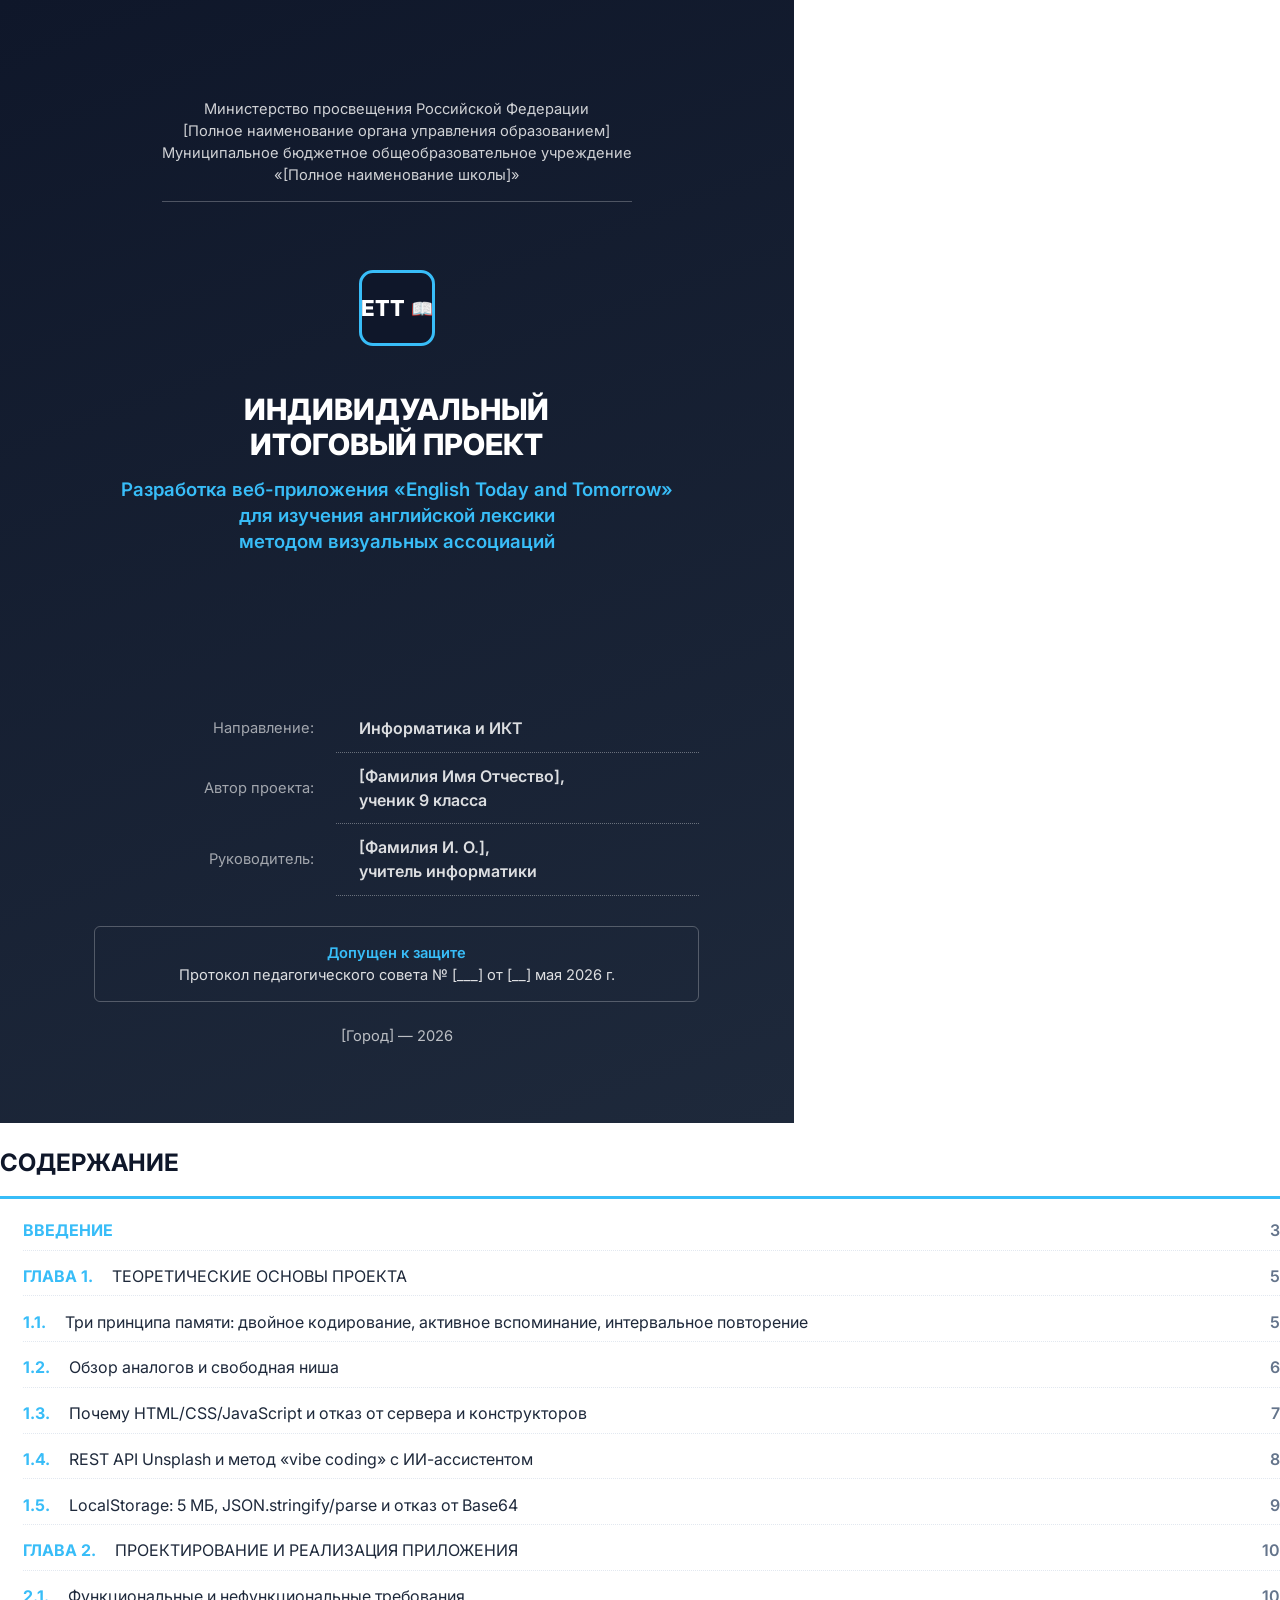
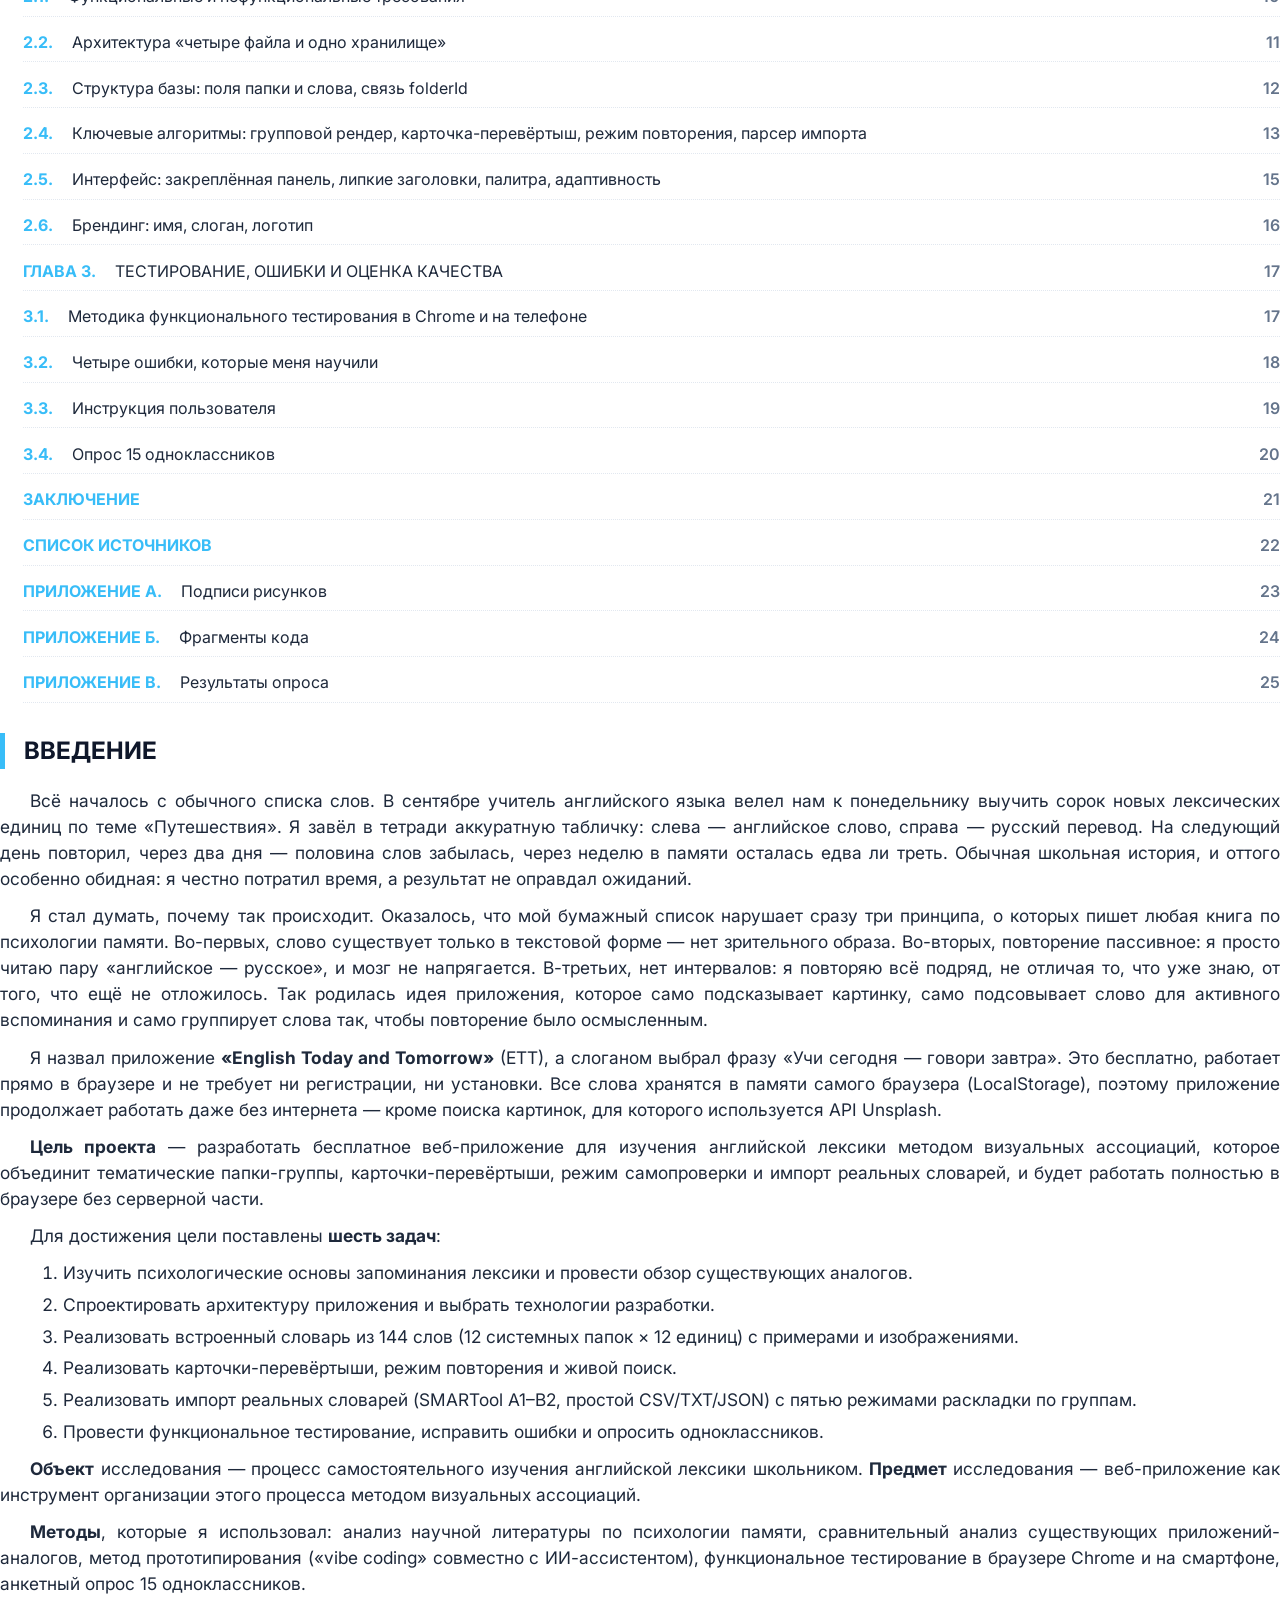
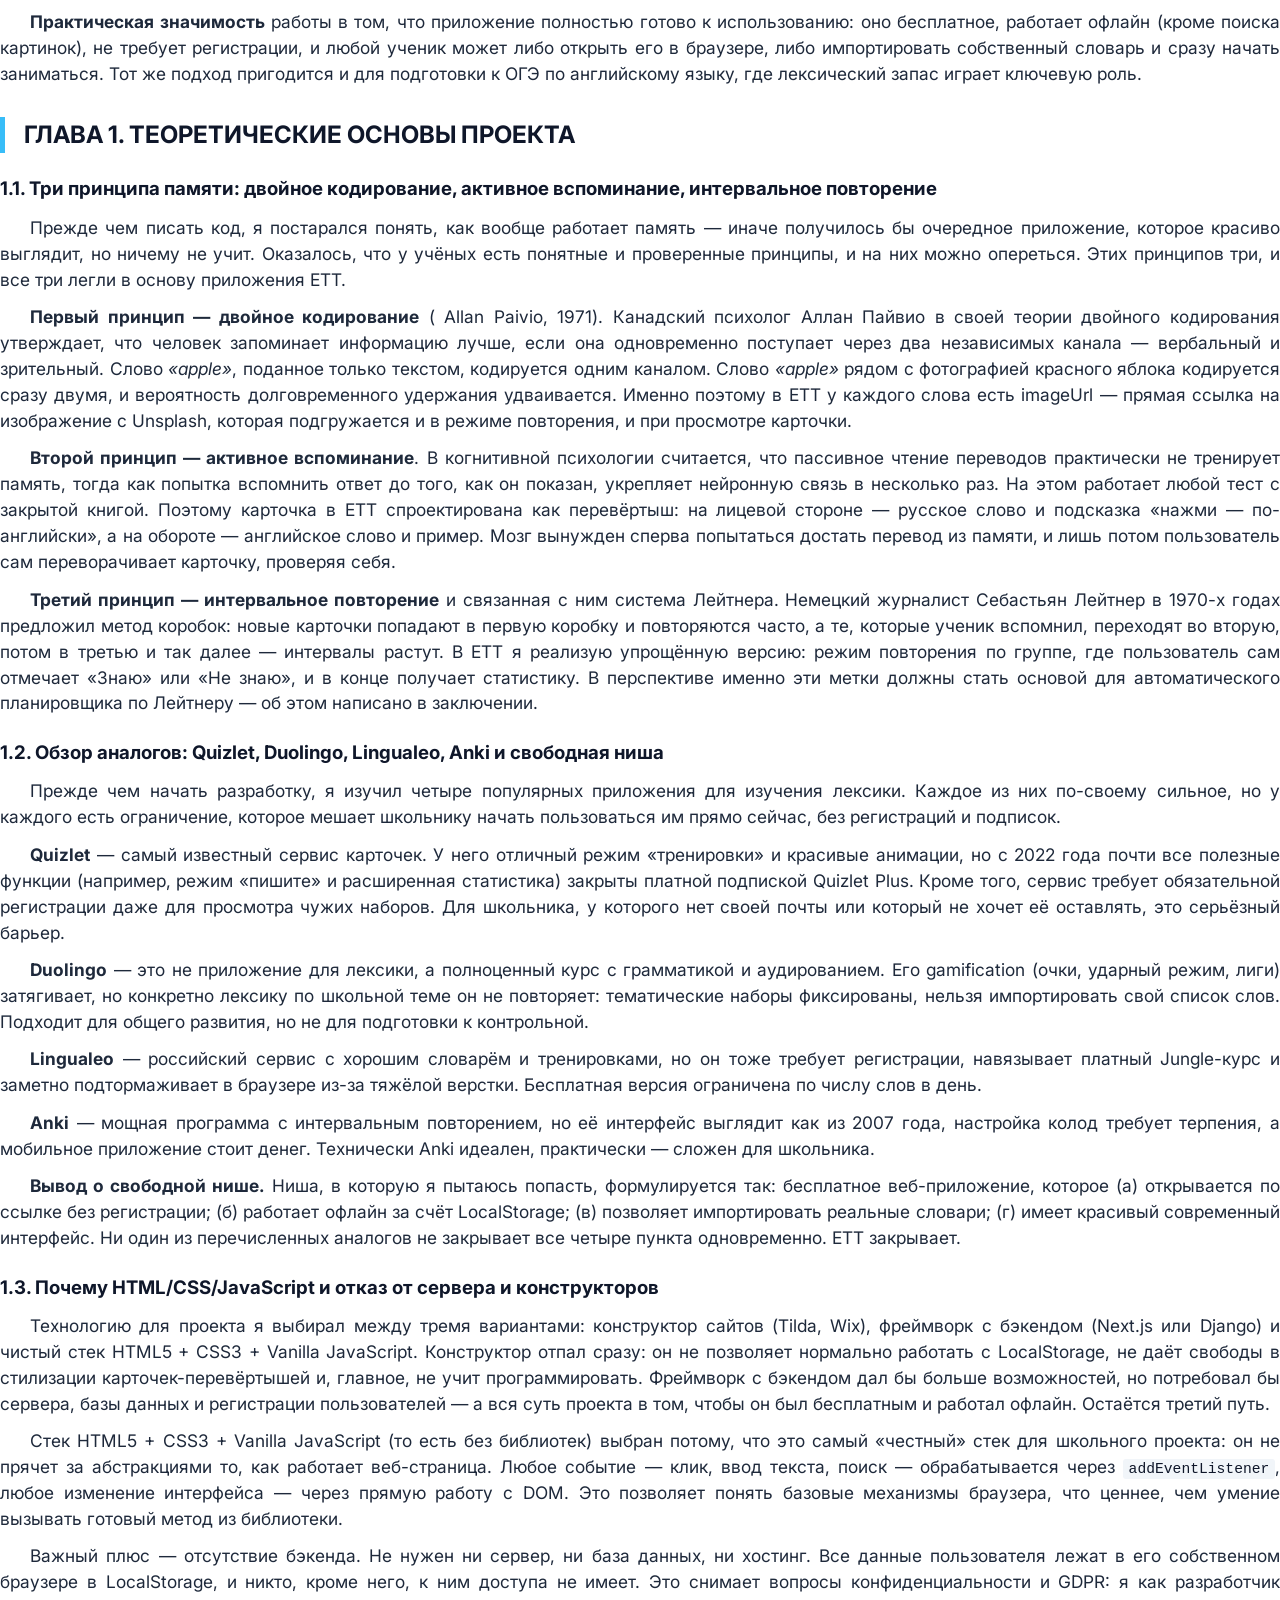
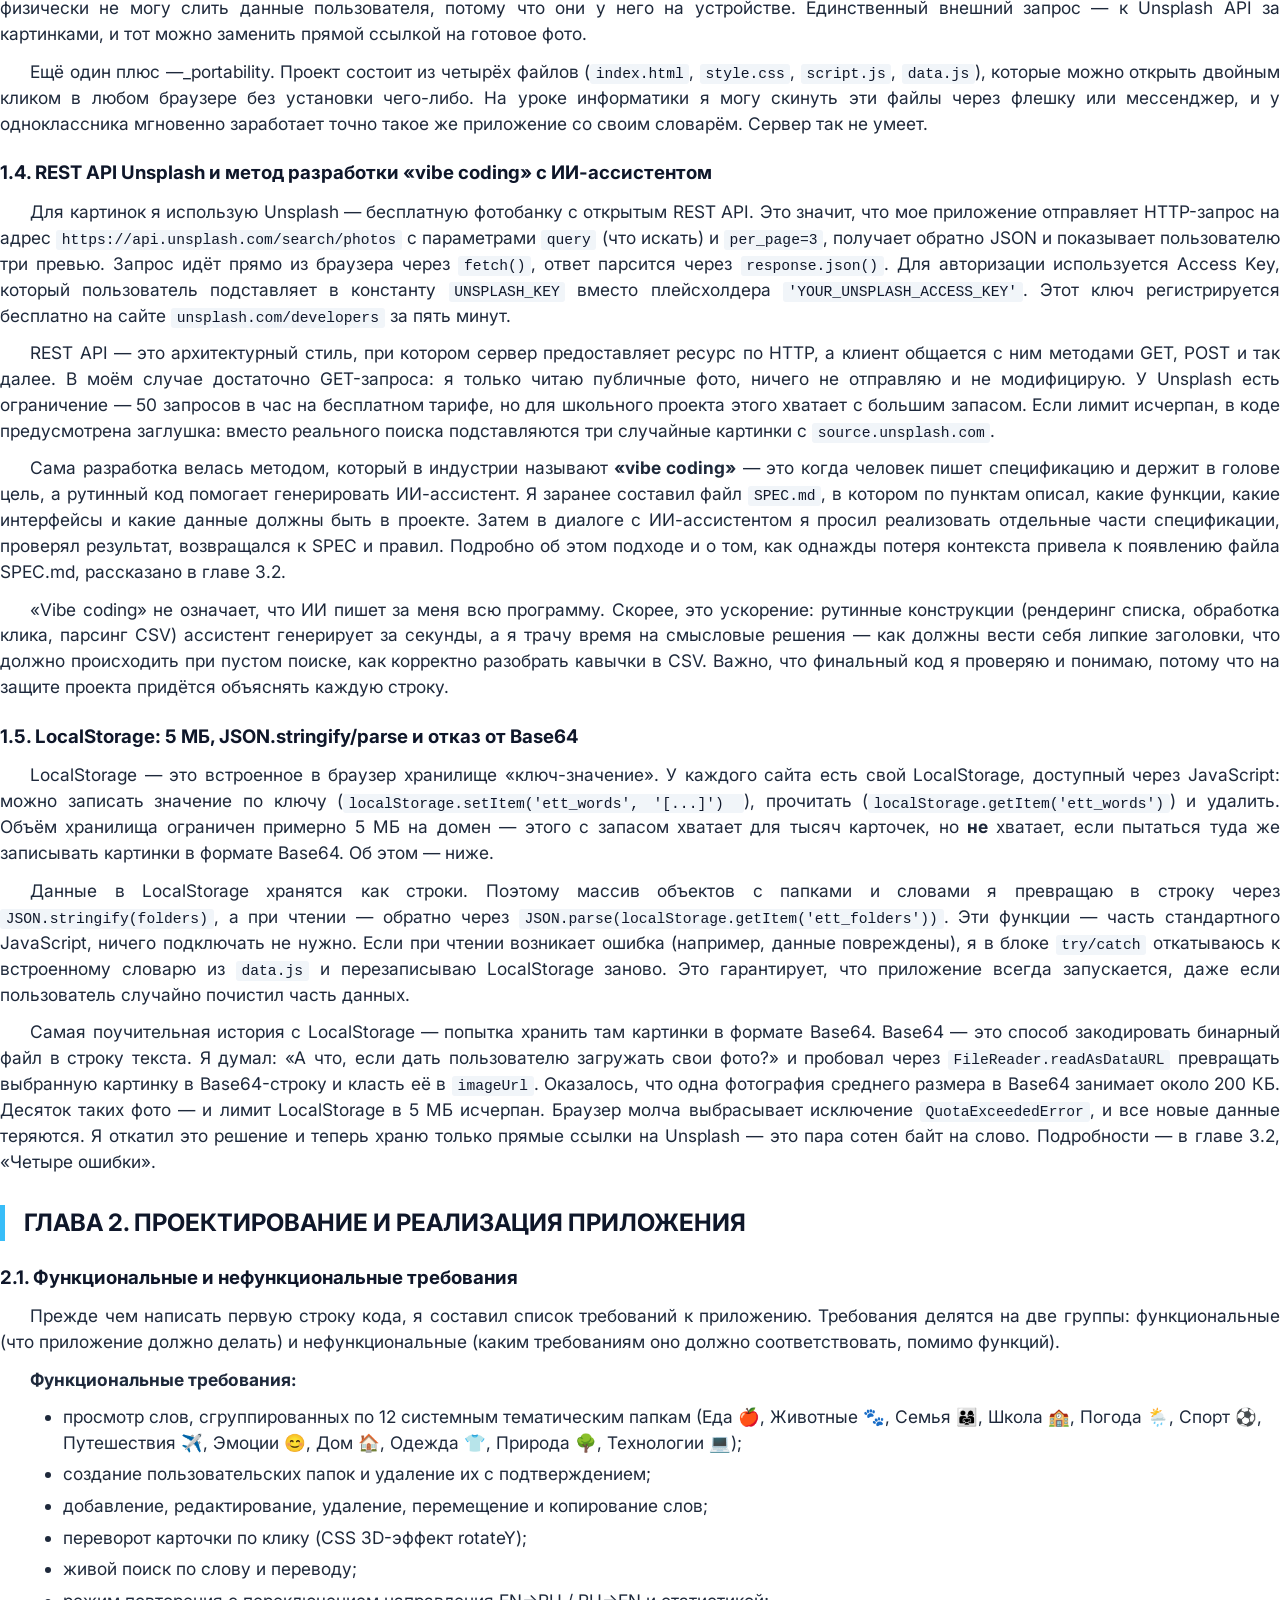
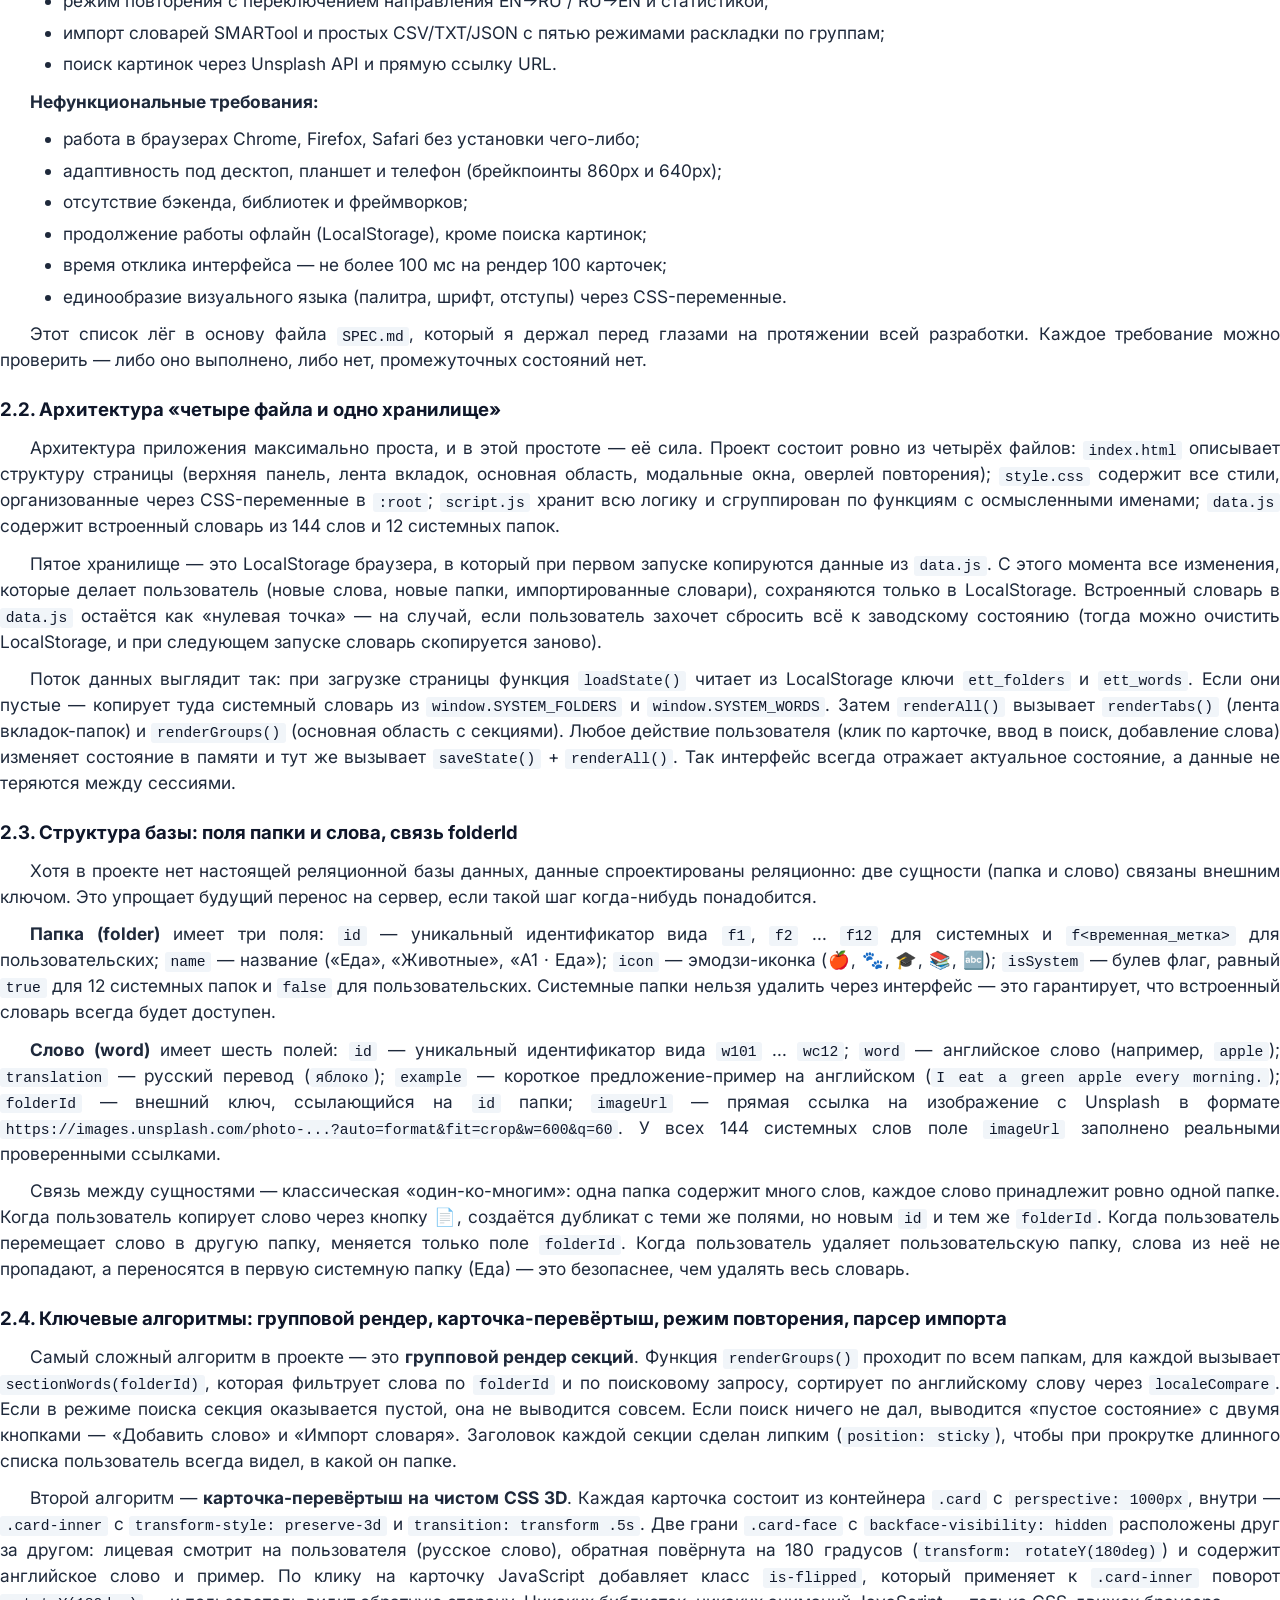
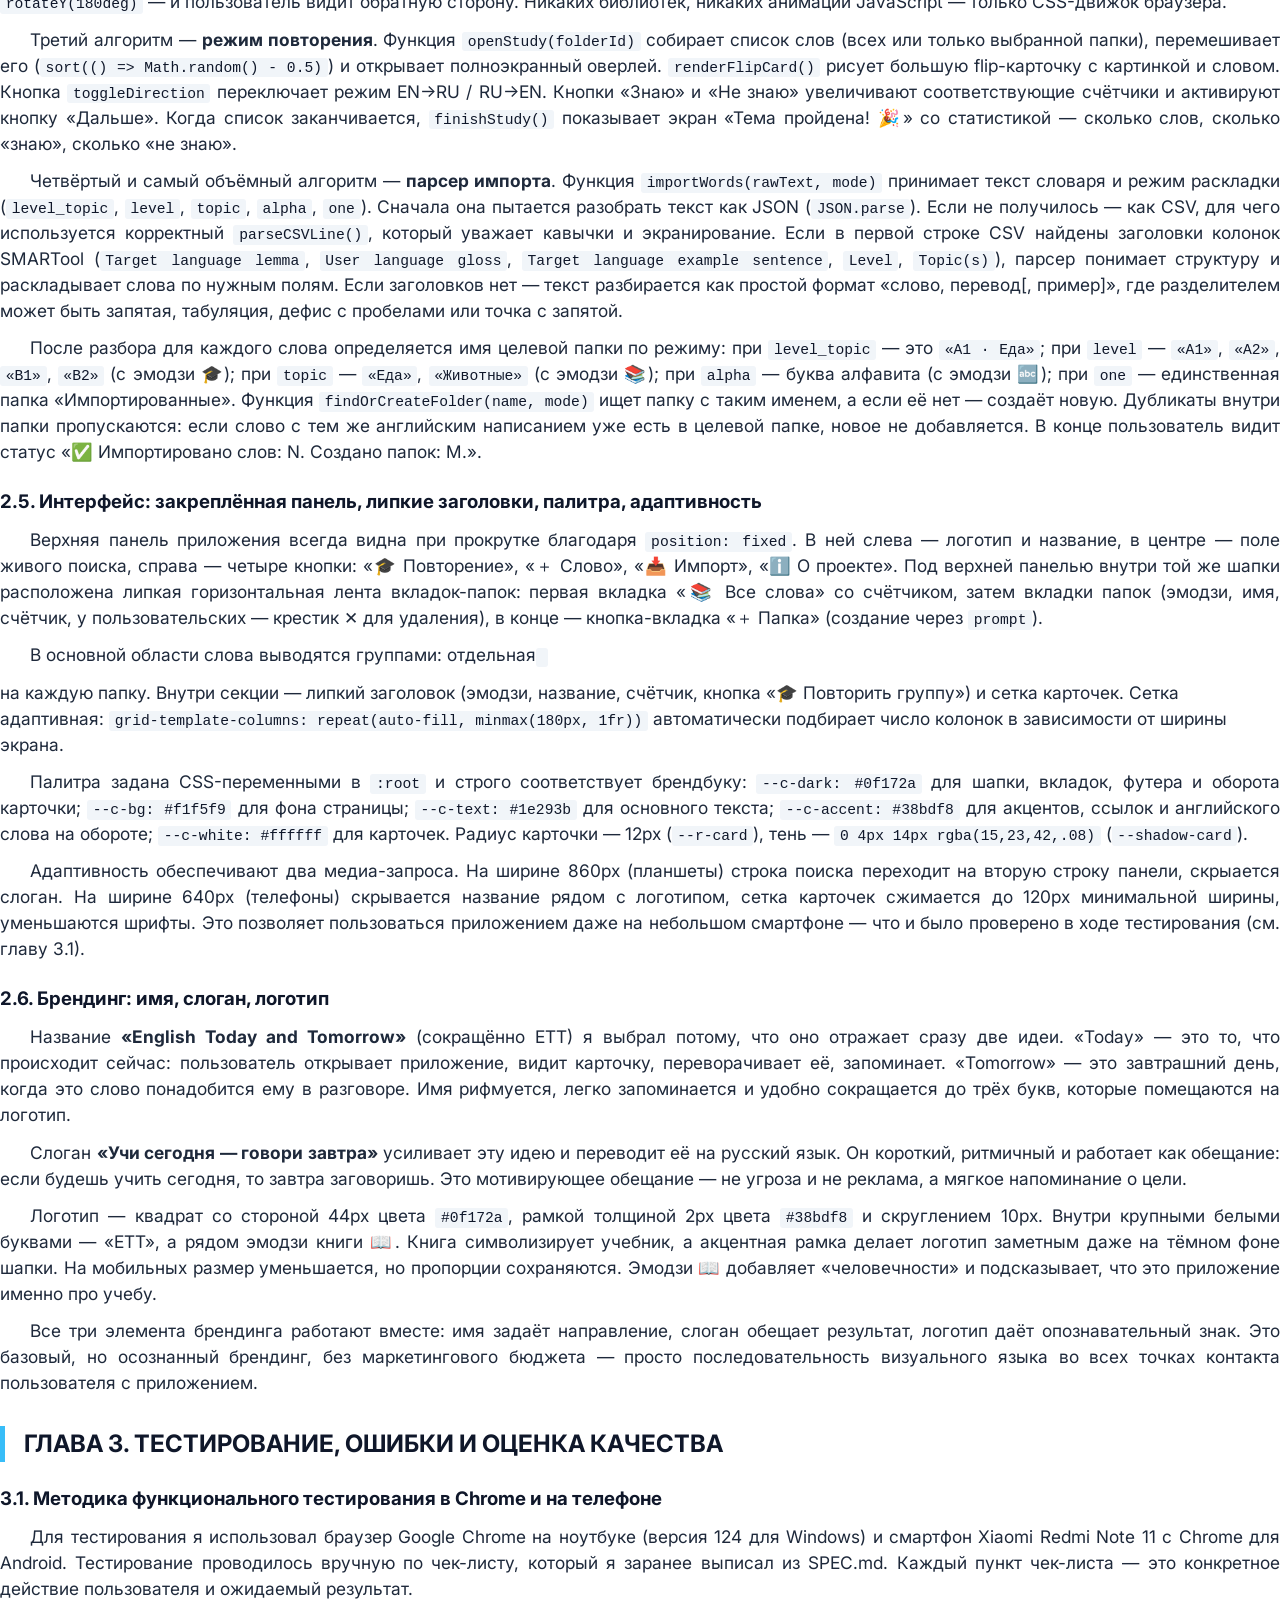
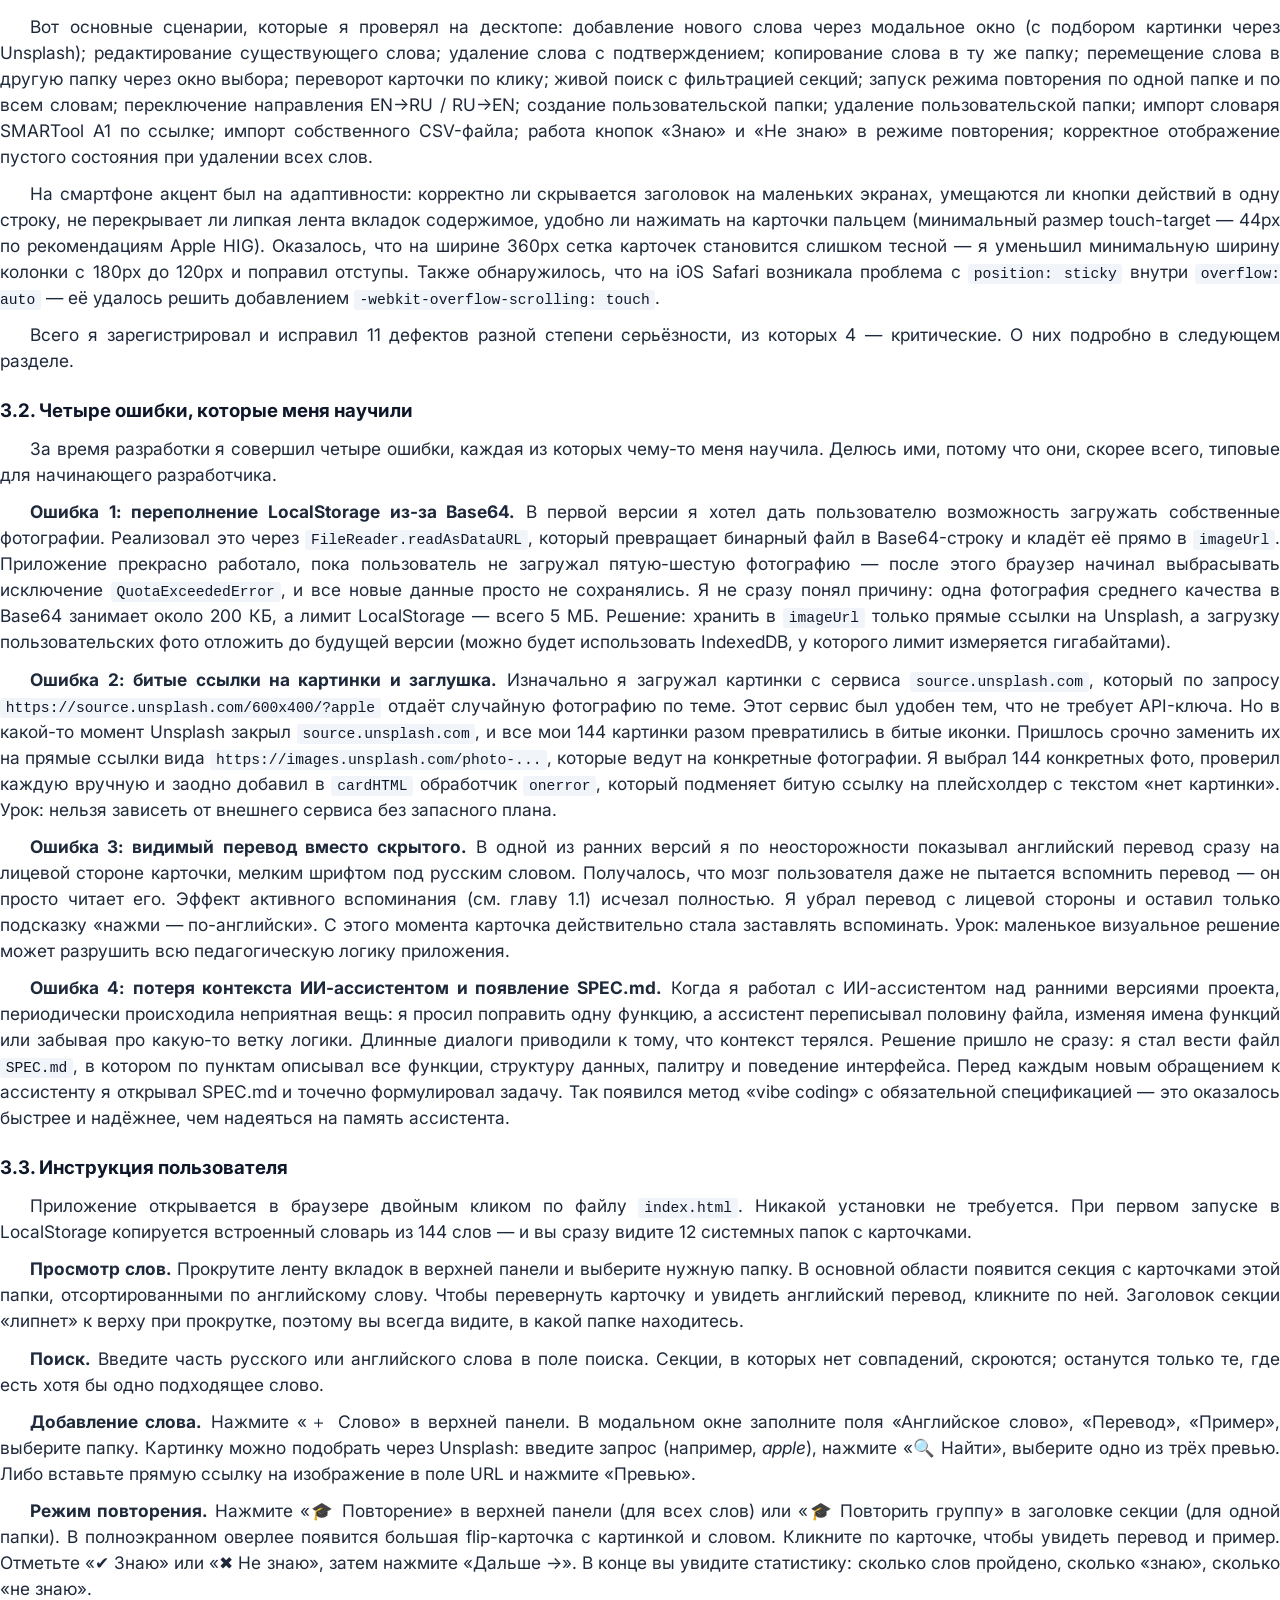
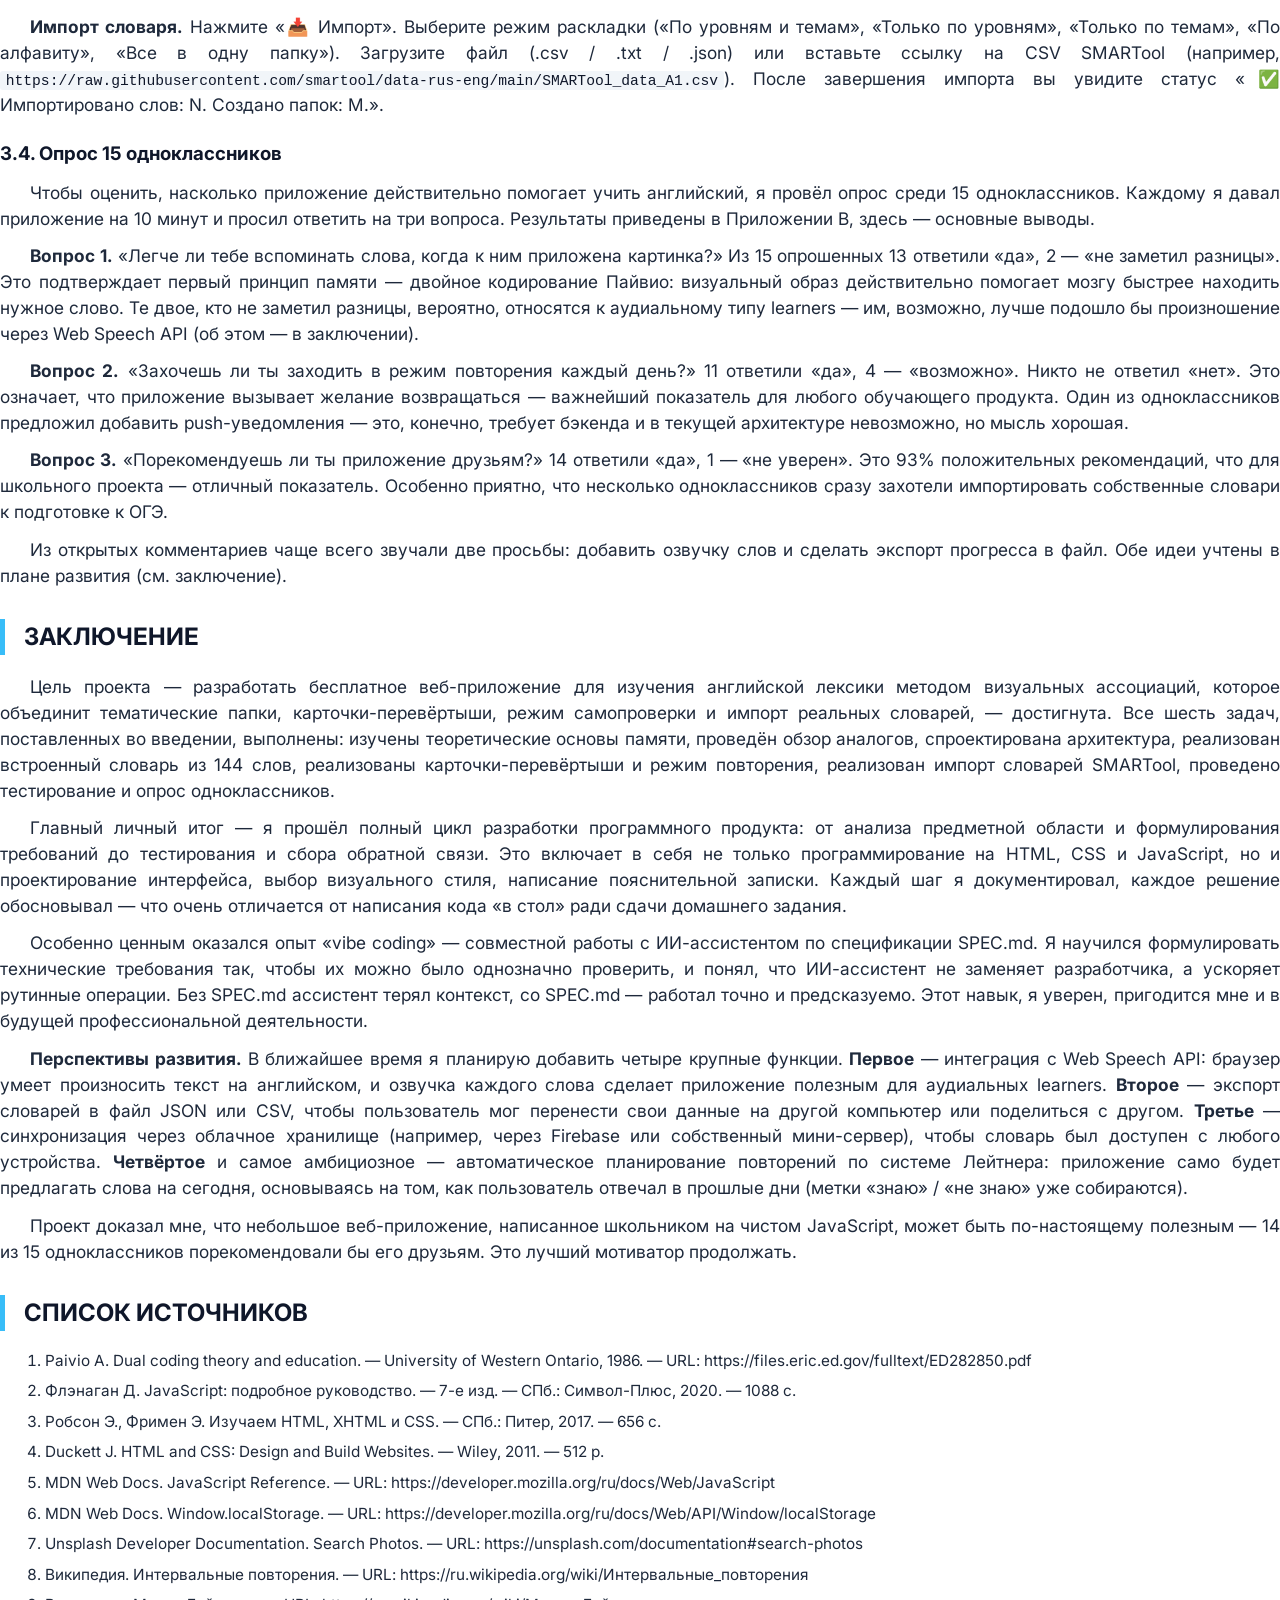
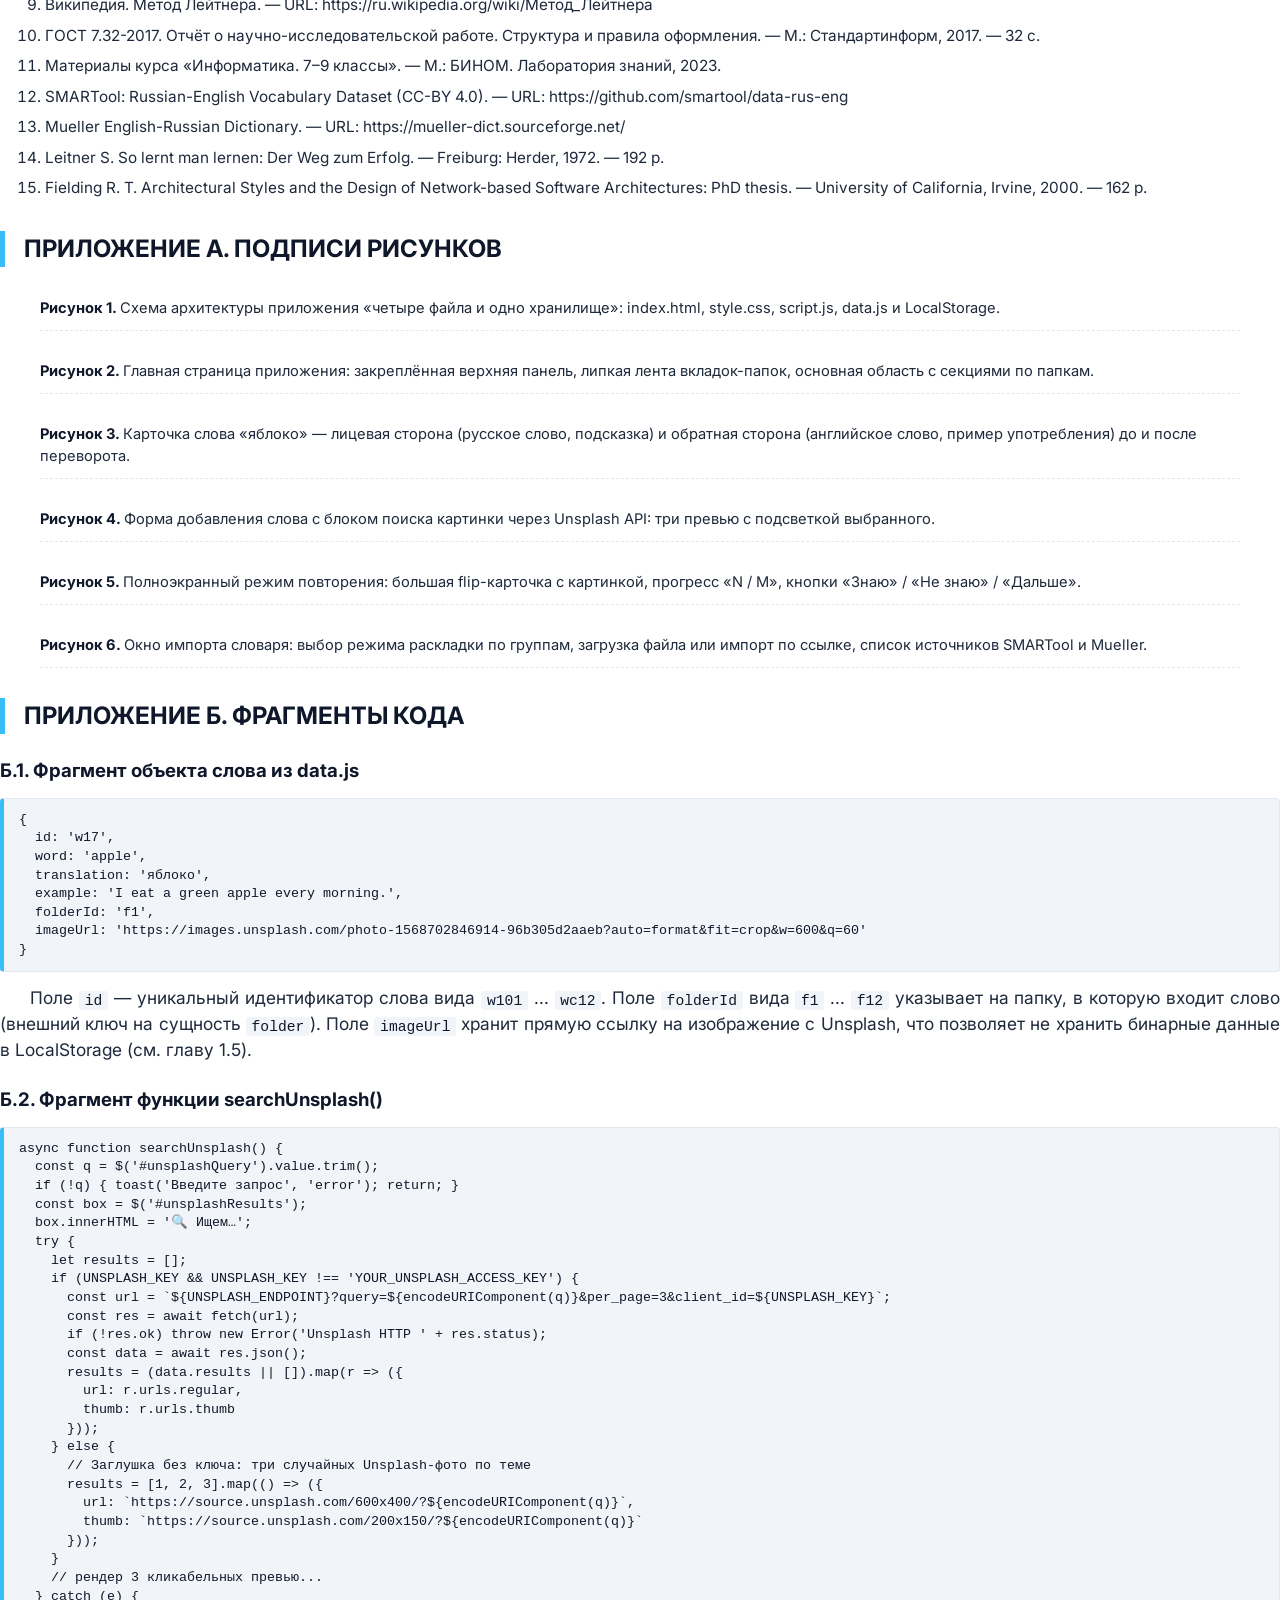
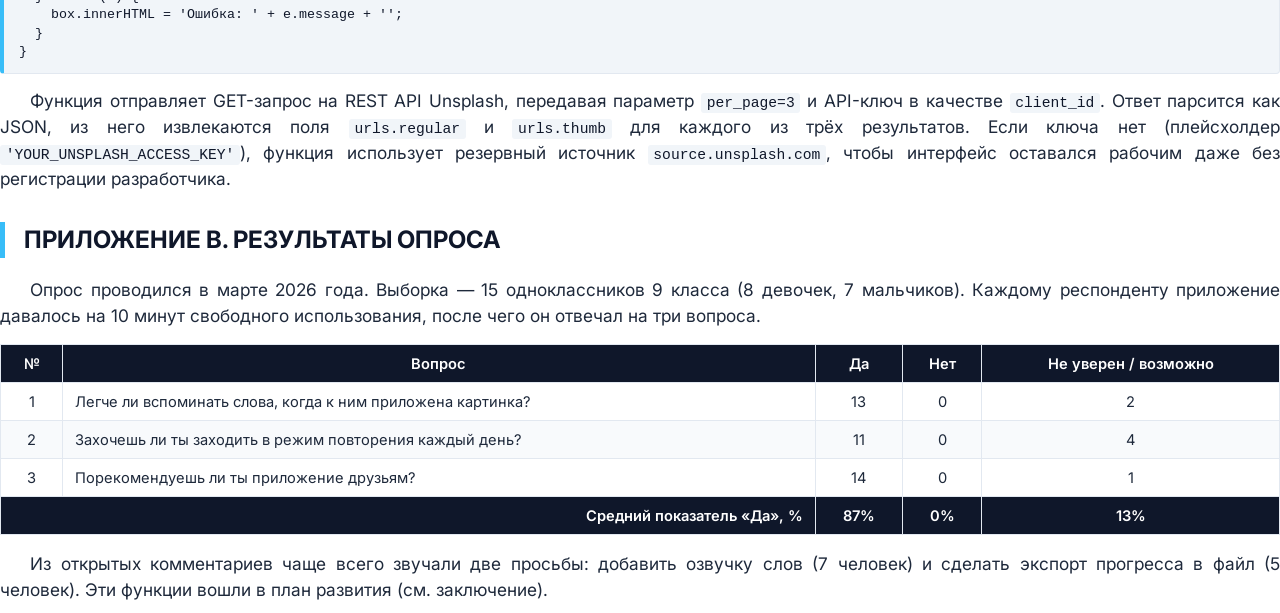
<file: ╨Я╨╛╤П╤Б╨╜╨╕╤В╨╡╨╗╤М╨╜╨░╤П_╨╖╨░╨┐╨╕╤Б╨║╨░.html>
<!DOCTYPE html>
<html lang="ru">
<head>
<meta charset="UTF-8">
<title>Пояснительная записка — English Today and Tomorrow</title>
<link rel="preconnect" href="https://fonts.googleapis.com">
<link rel="preconnect" href="https://fonts.gstatic.com" crossorigin>
<link href="https://fonts.googleapis.com/css2?family=Inter:wght@400;500;600;700;800&display=swap" rel="stylesheet">
<style>
  @page {
    size: A4;
    margin: 25mm 20mm 20mm 30mm;
    @bottom-center { content: counter(page); font-family: 'Inter', sans-serif; font-size: 10pt; color: #64748b; }
  }
  @page :first { margin: 0; @bottom-center { content: none; } }

  :root {
    --c-dark: #0f172a;
    --c-accent: #38bdf8;
    --c-text: #1e293b;
    --c-muted: #64748b;
    --c-bg: #ffffff;
    --c-border: #e2e8f0;
  }

  html, body {
    margin: 0; padding: 0;
    background: var(--c-bg);
    color: var(--c-text);
    font-family: 'Inter', 'Noto Sans', 'Segoe UI', sans-serif;
    font-size: 13pt;
    line-height: 1.5;
  }

  /* ============ ТИТУЛЬНЫЙ ЛИСТ ============ */
  .cover {
    page: cover-page;
    page-break-after: always;
    width: 210mm; height: 297mm;
    padding: 20mm 25mm;
    box-sizing: border-box;
    display: flex;
    flex-direction: column;
    align-items: center;
    background: linear-gradient(160deg, #0f172a 0%, #1e293b 100%);
    color: #ffffff;
  }
  .cover-top { text-align: center; font-size: 11pt; color: rgba(255,255,255,.8); margin-top: 6mm; }
  .cover-top hr { border: none; border-top: 1px solid rgba(255,255,255,.25); margin: 4mm 0; }
  .cover-logo {
    width: 70px; height: 70px;
    background: var(--c-dark);
    border: 3px solid var(--c-accent);
    border-radius: 14px;
    display: flex; align-items: center; justify-content: center;
    gap: 2px;
    font-weight: 800; font-size: 22px;
    margin: 14mm 0 6mm;
  }
  .cover-logo span { font-size: 18px; margin-left: 4px; }
  .cover-title {
    text-align: center;
    margin: 6mm 0 4mm;
  }
  .cover-title h1 {
    font-size: 22pt;
    font-weight: 800;
    margin: 0 0 4mm;
    line-height: 1.2;
    color: #ffffff;
  }
  .cover-title .topic {
    font-size: 14pt;
    color: var(--c-accent);
    font-weight: 600;
    line-height: 1.4;
  }
  .cover-meta {
    margin-top: auto;
    width: 100%;
    text-align: center;
    font-size: 12pt;
    color: rgba(255,255,255,.85);
  }
  .cover-meta table { width: 100%; border-collapse: collapse; }
  .cover-meta td { padding: 3mm 6mm; vertical-align: middle; }
  .cover-meta td.label { text-align: right; color: rgba(255,255,255,.6); font-size: 11pt; width: 40%; }
  .cover-meta td.value { text-align: left; border-bottom: 1px dotted rgba(255,255,255,.35); font-weight: 600; }
  .cover-permit {
    margin-top: 8mm;
    padding: 4mm 6mm;
    border: 1px solid rgba(255,255,255,.25);
    border-radius: 6px;
    font-size: 11pt;
    text-align: center;
  }
  .cover-permit .permit-label { color: var(--c-accent); font-weight: 600; }
  .cover-city {
    margin-top: 6mm;
    font-size: 11pt;
    color: rgba(255,255,255,.7);
  }

  /* ============ СОДЕРЖАНИЕ ============ */
  .toc { page-break-after: always; }
  .toc h2 { font-size: 18pt; color: var(--c-dark); border-bottom: 3px solid var(--c-accent); padding-bottom: 4mm; }
  .toc ol { list-style: none; padding-left: 0; counter-reset: tocitem; }
  .toc li {
    padding: 2mm 0;
    border-bottom: 1px dotted var(--c-border);
    display: flex;
    justify-content: space-between;
    align-items: baseline;
    font-size: 12pt;
  }
  .toc li .toc-num { color: var(--c-accent); font-weight: 700; margin-right: 4mm; }
  .toc li .toc-page { color: var(--c-muted); font-weight: 600; }

  /* ============ ОСНОВНОЙ ТЕКСТ ============ */
  h1.chapter {
    font-size: 18pt;
    color: var(--c-dark);
    border-left: 5px solid var(--c-accent);
    padding-left: 5mm;
    margin: 8mm 0 5mm;
    page-break-after: avoid;
  }
  h2 {
    font-size: 14pt;
    color: var(--c-dark);
    margin: 6mm 0 3mm;
    page-break-after: avoid;
  }
  h3 {
    font-size: 12pt;
    color: var(--c-accent);
    margin: 4mm 0 2mm;
    page-break-after: avoid;
  }
  p {
    margin: 0 0 3mm;
    text-align: justify;
    hyphens: auto;
    orphans: 2; widows: 2;
  }
  .intro p, .chapter-body p { text-indent: 8mm; }
  ul, ol { margin: 0 0 3mm 6mm; }
  li { margin-bottom: 1.5mm; }
  code {
    font-family: 'Sarasa Mono SC', 'Consolas', monospace;
    background: #f1f5f9;
    padding: 0.5mm 1.5mm;
    border-radius: 3px;
    font-size: 11pt;
    color: var(--c-dark);
  }
  pre {
    background: #f1f5f9;
    border: 1px solid var(--c-border);
    border-left: 4px solid var(--c-accent);
    border-radius: 4px;
    padding: 3mm 4mm;
    font-family: 'Sarasa Mono SC', 'Consolas', monospace;
    font-size: 10pt;
    line-height: 1.4;
    overflow-x: auto;
    white-space: pre-wrap;
    page-break-inside: avoid;
  }
  pre code { background: none; padding: 0; font-size: 10pt; }

  table.survey {
    width: 100%;
    border-collapse: collapse;
    margin: 4mm 0;
    font-size: 11pt;
  }
  table.survey th, table.survey td {
    border: 1px solid var(--c-border);
    padding: 2mm 3mm;
    text-align: center;
  }
  table.survey th { background: var(--c-dark); color: #fff; font-weight: 600; }
  table.survey tr:nth-child(even) td { background: #f8fafc; }

  blockquote {
    border-left: 3px solid var(--c-accent);
    padding: 2mm 5mm;
    margin: 3mm 0;
    color: var(--c-muted);
    font-style: italic;
  }

  .section-divider {
    border: none;
    border-top: 1px solid var(--c-border);
    margin: 6mm 0;
  }

  .figure-list { counter-reset: fig; }
  .figure-list figure {
    counter-increment: fig;
    padding: 3mm 0;
    border-bottom: 1px dashed var(--c-border);
  }
  .figure-list figcaption::before {
    content: "Рисунок " counter(fig) ". ";
    font-weight: 700;
    color: var(--c-dark);
  }
  .figure-list figcaption { font-size: 11pt; }

  .src-list { padding-left: 6mm; }
  .src-list li { margin-bottom: 2mm; font-size: 11.5pt; }
</style>
</head>
<body>

<!-- ============================================================
     ТИТУЛЬНЫЙ ЛИСТ
     ============================================================ -->
<section class="cover">
  <div class="cover-top">
    Министерство просвещения Российской Федерации<br>
    [Полное наименование органа управления образованием]<br>
    Муниципальное бюджетное общеобразовательное учреждение<br>
    «[Полное наименование школы]»
    <hr>
  </div>

  <div class="cover-logo">ETT<span>📖</span></div>

  <div class="cover-title">
    <h1>ИНДИВИДУАЛЬНЫЙ<br>ИТОГОВЫЙ ПРОЕКТ</h1>
    <div class="topic">
      Разработка веб-приложения «English Today and Tomorrow»<br>
      для изучения английской лексики<br>
      методом визуальных ассоциаций
    </div>
  </div>

  <div class="cover-meta">
    <table>
      <tr><td class="label">Направление:</td><td class="value">Информатика и ИКТ</td></tr>
      <tr><td class="label">Автор проекта:</td><td class="value">[Фамилия Имя Отчество],<br>ученик 9 класса</td></tr>
      <tr><td class="label">Руководитель:</td><td class="value">[Фамилия И. О.],<br>учитель информатики</td></tr>
    </table>

    <div class="cover-permit">
      <span class="permit-label">Допущен к защите</span><br>
      Протокол педагогического совета № [___] от [__] мая 2026 г.
    </div>

    <div class="cover-city">[Город] — 2026</div>
  </div>
</section>

<!-- ============================================================
     СОДЕРЖАНИЕ
     ============================================================ -->
<section class="toc">
  <h2>СОДЕРЖАНИЕ</h2>
  <ol>
    <li><span><span class="toc-num">ВВЕДЕНИЕ</span></span><span class="toc-page">3</span></li>
    <li><span><span class="toc-num">ГЛАВА 1.</span> ТЕОРЕТИЧЕСКИЕ ОСНОВЫ ПРОЕКТА</span><span class="toc-page">5</span></li>
    <li><span><span class="toc-num">1.1.</span> Три принципа памяти: двойное кодирование, активное вспоминание, интервальное повторение</span><span class="toc-page">5</span></li>
    <li><span><span class="toc-num">1.2.</span> Обзор аналогов и свободная ниша</span><span class="toc-page">6</span></li>
    <li><span><span class="toc-num">1.3.</span> Почему HTML/CSS/JavaScript и отказ от сервера и конструкторов</span><span class="toc-page">7</span></li>
    <li><span><span class="toc-num">1.4.</span> REST API Unsplash и метод «vibe coding» с ИИ-ассистентом</span><span class="toc-page">8</span></li>
    <li><span><span class="toc-num">1.5.</span> LocalStorage: 5 МБ, JSON.stringify/parse и отказ от Base64</span><span class="toc-page">9</span></li>
    <li><span><span class="toc-num">ГЛАВА 2.</span> ПРОЕКТИРОВАНИЕ И РЕАЛИЗАЦИЯ ПРИЛОЖЕНИЯ</span><span class="toc-page">10</span></li>
    <li><span><span class="toc-num">2.1.</span> Функциональные и нефункциональные требования</span><span class="toc-page">10</span></li>
    <li><span><span class="toc-num">2.2.</span> Архитектура «четыре файла и одно хранилище»</span><span class="toc-page">11</span></li>
    <li><span><span class="toc-num">2.3.</span> Структура базы: поля папки и слова, связь folderId</span><span class="toc-page">12</span></li>
    <li><span><span class="toc-num">2.4.</span> Ключевые алгоритмы: групповой рендер, карточка-перевёртыш, режим повторения, парсер импорта</span><span class="toc-page">13</span></li>
    <li><span><span class="toc-num">2.5.</span> Интерфейс: закреплённая панель, липкие заголовки, палитра, адаптивность</span><span class="toc-page">15</span></li>
    <li><span><span class="toc-num">2.6.</span> Брендинг: имя, слоган, логотип</span><span class="toc-page">16</span></li>
    <li><span><span class="toc-num">ГЛАВА 3.</span> ТЕСТИРОВАНИЕ, ОШИБКИ И ОЦЕНКА КАЧЕСТВА</span><span class="toc-page">17</span></li>
    <li><span><span class="toc-num">3.1.</span> Методика функционального тестирования в Chrome и на телефоне</span><span class="toc-page">17</span></li>
    <li><span><span class="toc-num">3.2.</span> Четыре ошибки, которые меня научили</span><span class="toc-page">18</span></li>
    <li><span><span class="toc-num">3.3.</span> Инструкция пользователя</span><span class="toc-page">19</span></li>
    <li><span><span class="toc-num">3.4.</span> Опрос 15 одноклассников</span><span class="toc-page">20</span></li>
    <li><span><span class="toc-num">ЗАКЛЮЧЕНИЕ</span></span><span class="toc-page">21</span></li>
    <li><span><span class="toc-num">СПИСОК ИСТОЧНИКОВ</span></span><span class="toc-page">22</span></li>
    <li><span><span class="toc-num">ПРИЛОЖЕНИЕ А.</span> Подписи рисунков</span><span class="toc-page">23</span></li>
    <li><span><span class="toc-num">ПРИЛОЖЕНИЕ Б.</span> Фрагменты кода</span><span class="toc-page">24</span></li>
    <li><span><span class="toc-num">ПРИЛОЖЕНИЕ В.</span> Результаты опроса</span><span class="toc-page">25</span></li>
  </ol>
</section>

<!-- ============================================================
     ВВЕДЕНИЕ
     ============================================================ -->
<section class="intro">
  <h1 class="chapter">ВВЕДЕНИЕ</h1>

  <p>Всё началось с обычного списка слов. В сентябре учитель английского языка велел нам к понедельнику выучить сорок новых лексических единиц по теме «Путешествия». Я завёл в тетради аккуратную табличку: слева — английское слово, справа — русский перевод. На следующий день повторил, через два дня — половина слов забылась, через неделю в памяти осталась едва ли треть. Обычная школьная история, и оттого особенно обидная: я честно потратил время, а результат не оправдал ожиданий.</p>

  <p>Я стал думать, почему так происходит. Оказалось, что мой бумажный список нарушает сразу три принципа, о которых пишет любая книга по психологии памяти. Во-первых, слово существует только в текстовой форме — нет зрительного образа. Во-вторых, повторение пассивное: я просто читаю пару «английское — русское», и мозг не напрягается. В-третьих, нет интервалов: я повторяю всё подряд, не отличая то, что уже знаю, от того, что ещё не отложилось. Так родилась идея приложения, которое само подсказывает картинку, само подсовывает слово для активного вспоминания и само группирует слова так, чтобы повторение было осмысленным.</p>

  <p>Я назвал приложение <strong>«English Today and Tomorrow»</strong> (ETT), а слоганом выбрал фразу «Учи сегодня — говори завтра». Это бесплатно, работает прямо в браузере и не требует ни регистрации, ни установки. Все слова хранятся в памяти самого браузера (LocalStorage), поэтому приложение продолжает работать даже без интернета — кроме поиска картинок, для которого используется API Unsplash.</p>

  <p><strong>Цель проекта</strong> — разработать бесплатное веб-приложение для изучения английской лексики методом визуальных ассоциаций, которое объединит тематические папки-группы, карточки-перевёртыши, режим самопроверки и импорт реальных словарей, и будет работать полностью в браузере без серверной части.</p>

  <p>Для достижения цели поставлены <strong>шесть задач</strong>:</p>
  <ol>
    <li>Изучить психологические основы запоминания лексики и провести обзор существующих аналогов.</li>
    <li>Спроектировать архитектуру приложения и выбрать технологии разработки.</li>
    <li>Реализовать встроенный словарь из 144 слов (12 системных папок × 12 единиц) с примерами и изображениями.</li>
    <li>Реализовать карточки-перевёртыши, режим повторения и живой поиск.</li>
    <li>Реализовать импорт реальных словарей (SMARTool A1–B2, простой CSV/TXT/JSON) с пятью режимами раскладки по группам.</li>
    <li>Провести функциональное тестирование, исправить ошибки и опросить одноклассников.</li>
  </ol>

  <p><strong>Объект</strong> исследования — процесс самостоятельного изучения английской лексики школьником. <strong>Предмет</strong> исследования — веб-приложение как инструмент организации этого процесса методом визуальных ассоциаций.</p>

  <p><strong>Методы</strong>, которые я использовал: анализ научной литературы по психологии памяти, сравнительный анализ существующих приложений-аналогов, метод прототипирования («vibe coding» совместно с ИИ-ассистентом), функциональное тестирование в браузере Chrome и на смартфоне, анкетный опрос 15 одноклассников.</p>

  <p><strong>Практическая значимость</strong> работы в том, что приложение полностью готово к использованию: оно бесплатное, работает офлайн (кроме поиска картинок), не требует регистрации, и любой ученик может либо открыть его в браузере, либо импортировать собственный словарь и сразу начать заниматься. Тот же подход пригодится и для подготовки к ОГЭ по английскому языку, где лексический запас играет ключевую роль.</p>
</section>

<!-- ============================================================
     ГЛАВА 1
     ============================================================ -->
<section class="chapter-body">
  <h1 class="chapter">ГЛАВА 1. ТЕОРЕТИЧЕСКИЕ ОСНОВЫ ПРОЕКТА</h1>

  <h2>1.1. Три принципа памяти: двойное кодирование, активное вспоминание, интервальное повторение</h2>

  <p>Прежде чем писать код, я постарался понять, как вообще работает память — иначе получилось бы очередное приложение, которое красиво выглядит, но ничему не учит. Оказалось, что у учёных есть понятные и проверенные принципы, и на них можно опереться. Этих принципов три, и все три легли в основу приложения ETT.</p>

  <p><strong>Первый принцип — двойное кодирование</strong> ( Allan Paivio, 1971). Канадский психолог Аллан Пайвио в своей теории двойного кодирования утверждает, что человек запоминает информацию лучше, если она одновременно поступает через два независимых канала — вербальный и зрительный. Слово <em>«apple»</em>, поданное только текстом, кодируется одним каналом. Слово <em>«apple»</em> рядом с фотографией красного яблока кодируется сразу двумя, и вероятность долговременного удержания удваивается. Именно поэтому в ETT у каждого слова есть imageUrl — прямая ссылка на изображение с Unsplash, которая подгружается и в режиме повторения, и при просмотре карточки.</p>

  <p><strong>Второй принцип — активное вспоминание</strong>. В когнитивной психологии считается, что пассивное чтение переводов практически не тренирует память, тогда как попытка вспомнить ответ до того, как он показан, укрепляет нейронную связь в несколько раз. На этом работает любой тест с закрытой книгой. Поэтому карточка в ETT спроектирована как перевёртыш: на лицевой стороне — русское слово и подсказка «нажми — по-английски», а на обороте — английское слово и пример. Мозг вынужден сперва попытаться достать перевод из памяти, и лишь потом пользователь сам переворачивает карточку, проверяя себя.</p>

  <p><strong>Третий принцип — интервальное повторение</strong> и связанная с ним система Лейтнера. Немецкий журналист Себастьян Лейтнер в 1970-х годах предложил метод коробок: новые карточки попадают в первую коробку и повторяются часто, а те, которые ученик вспомнил, переходят во вторую, потом в третью и так далее — интервалы растут. В ETT я реализую упрощённую версию: режим повторения по группе, где пользователь сам отмечает «Знаю» или «Не знаю», и в конце получает статистику. В перспективе именно эти метки должны стать основой для автоматического планировщика по Лейтнеру — об этом написано в заключении.</p>

  <h2>1.2. Обзор аналогов: Quizlet, Duolingo, Lingualeo, Anki и свободная ниша</h2>

  <p>Прежде чем начать разработку, я изучил четыре популярных приложения для изучения лексики. Каждое из них по-своему сильное, но у каждого есть ограничение, которое мешает школьнику начать пользоваться им прямо сейчас, без регистраций и подписок.</p>

  <p><strong>Quizlet</strong> — самый известный сервис карточек. У него отличный режим «тренировки» и красивые анимации, но с 2022 года почти все полезные функции (например, режим «пишите» и расширенная статистика) закрыты платной подпиской Quizlet Plus. Кроме того, сервис требует обязательной регистрации даже для просмотра чужих наборов. Для школьника, у которого нет своей почты или который не хочет её оставлять, это серьёзный барьер.</p>

  <p><strong>Duolingo</strong> — это не приложение для лексики, а полноценный курс с грамматикой и аудированием. Его gamification (очки, ударный режим, лиги) затягивает, но конкретно лексику по школьной теме он не повторяет: тематические наборы фиксированы, нельзя импортировать свой список слов. Подходит для общего развития, но не для подготовки к контрольной.</p>

  <p><strong>Lingualeo</strong> — российский сервис с хорошим словарём и тренировками, но он тоже требует регистрации, навязывает платный Jungle-курс и заметно подтормаживает в браузере из-за тяжёлой верстки. Бесплатная версия ограничена по числу слов в день.</p>

  <p><strong>Anki</strong> — мощная программа с интервальным повторением, но её интерфейс выглядит как из 2007 года, настройка колод требует терпения, а мобильное приложение стоит денег. Технически Anki идеален, практически — сложен для школьника.</p>

  <p><strong>Вывод о свободной нише.</strong> Ниша, в которую я пытаюсь попасть, формулируется так: бесплатное веб-приложение, которое (а) открывается по ссылке без регистрации; (б) работает офлайн за счёт LocalStorage; (в) позволяет импортировать реальные словари; (г) имеет красивый современный интерфейс. Ни один из перечисленных аналогов не закрывает все четыре пункта одновременно. ETT закрывает.</p>

  <h2>1.3. Почему HTML/CSS/JavaScript и отказ от сервера и конструкторов</h2>

  <p>Технологию для проекта я выбирал между тремя вариантами: конструктор сайтов (Tilda, Wix), фреймворк с бэкендом (Next.js или Django) и чистый стек HTML5 + CSS3 + Vanilla JavaScript. Конструктор отпал сразу: он не позволяет нормально работать с LocalStorage, не даёт свободы в стилизации карточек-перевёртышей и, главное, не учит программировать. Фреймворк с бэкендом дал бы больше возможностей, но потребовал бы сервера, базы данных и регистрации пользователей — а вся суть проекта в том, чтобы он был бесплатным и работал офлайн. Остаётся третий путь.</p>

  <p>Стек HTML5 + CSS3 + Vanilla JavaScript (то есть без библиотек) выбран потому, что это самый «честный» стек для школьного проекта: он не прячет за абстракциями то, как работает веб-страница. Любое событие — клик, ввод текста, поиск — обрабатывается через <code>addEventListener</code>, любое изменение интерфейса — через прямую работу с DOM. Это позволяет понять базовые механизмы браузера, что ценнее, чем умение вызывать готовый метод из библиотеки.</p>

  <p>Важный плюс — отсутствие бэкенда. Не нужен ни сервер, ни база данных, ни хостинг. Все данные пользователя лежат в его собственном браузере в LocalStorage, и никто, кроме него, к ним доступа не имеет. Это снимает вопросы конфиденциальности и GDPR: я как разработчик физически не могу слить данные пользователя, потому что они у него на устройстве. Единственный внешний запрос — к Unsplash API за картинками, и тот можно заменить прямой ссылкой на готовое фото.</p>

  <p>Ещё один плюс —_portability. Проект состоит из четырёх файлов (<code>index.html</code>, <code>style.css</code>, <code>script.js</code>, <code>data.js</code>), которые можно открыть двойным кликом в любом браузере без установки чего-либо. На уроке информатики я могу скинуть эти файлы через флешку или мессенджер, и у одноклассника мгновенно заработает точно такое же приложение со своим словарём. Сервер так не умеет.</p>

  <h2>1.4. REST API Unsplash и метод разработки «vibe coding» с ИИ-ассистентом</h2>

  <p>Для картинок я использую Unsplash — бесплатную фотобанку с открытым REST API. Это значит, что мое приложение отправляет HTTP-запрос на адрес <code>https://api.unsplash.com/search/photos</code> с параметрами <code>query</code> (что искать) и <code>per_page=3</code>, получает обратно JSON и показывает пользователю три превью. Запрос идёт прямо из браузера через <code>fetch()</code>, ответ парсится через <code>response.json()</code>. Для авторизации используется Access Key, который пользователь подставляет в константу <code>UNSPLASH_KEY</code> вместо плейсхолдера <code>'YOUR_UNSPLASH_ACCESS_KEY'</code>. Этот ключ регистрируется бесплатно на сайте <code>unsplash.com/developers</code> за пять минут.</p>

  <p>REST API — это архитектурный стиль, при котором сервер предоставляет ресурс по HTTP, а клиент общается с ним методами GET, POST и так далее. В моём случае достаточно GET-запроса: я только читаю публичные фото, ничего не отправляю и не модифицирую. У Unsplash есть ограничение — 50 запросов в час на бесплатном тарифе, но для школьного проекта этого хватает с большим запасом. Если лимит исчерпан, в коде предусмотрена заглушка: вместо реального поиска подставляются три случайные картинки с <code>source.unsplash.com</code>.</p>

  <p>Сама разработка велась методом, который в индустрии называют <strong>«vibe coding»</strong> — это когда человек пишет спецификацию и держит в голове цель, а рутинный код помогает генерировать ИИ-ассистент. Я заранее составил файл <code>SPEC.md</code>, в котором по пунктам описал, какие функции, какие интерфейсы и какие данные должны быть в проекте. Затем в диалоге с ИИ-ассистентом я просил реализовать отдельные части спецификации, проверял результат, возвращался к SPEC и правил. Подробно об этом подходе и о том, как однажды потеря контекста привела к появлению файла SPEC.md, рассказано в главе 3.2.</p>

  <p>«Vibe coding» не означает, что ИИ пишет за меня всю программу. Скорее, это ускорение: рутинные конструкции (рендеринг списка, обработка клика, парсинг CSV) ассистент генерирует за секунды, а я трачу время на смысловые решения — как должны вести себя липкие заголовки, что должно происходить при пустом поиске, как корректно разобрать кавычки в CSV. Важно, что финальный код я проверяю и понимаю, потому что на защите проекта придётся объяснять каждую строку.</p>

  <h2>1.5. LocalStorage: 5 МБ, JSON.stringify/parse и отказ от Base64</h2>

  <p>LocalStorage — это встроенное в браузер хранилище «ключ-значение». У каждого сайта есть свой LocalStorage, доступный через JavaScript: можно записать значение по ключу (<code>localStorage.setItem('ett_words', '[...]')
  </code>), прочитать (<code>localStorage.getItem('ett_words')</code>) и удалить. Объём хранилища ограничен примерно 5 МБ на домен — этого с запасом хватает для тысяч карточек, но <strong>не</strong> хватает, если пытаться туда же записывать картинки в формате Base64. Об этом — ниже.</p>

  <p>Данные в LocalStorage хранятся как строки. Поэтому массив объектов с папками и словами я превращаю в строку через <code>JSON.stringify(folders)</code>, а при чтении — обратно через <code>JSON.parse(localStorage.getItem('ett_folders'))</code>. Эти функции — часть стандартного JavaScript, ничего подключать не нужно. Если при чтении возникает ошибка (например, данные повреждены), я в блоке <code>try/catch</code> откатываюсь к встроенному словарю из <code>data.js</code> и перезаписываю LocalStorage заново. Это гарантирует, что приложение всегда запускается, даже если пользователь случайно почистил часть данных.</p>

  <p>Самая поучительная история с LocalStorage — попытка хранить там картинки в формате Base64. Base64 — это способ закодировать бинарный файл в строку текста. Я думал: «А что, если дать пользователю загружать свои фото?» и пробовал через <code>FileReader.readAsDataURL</code> превращать выбранную картинку в Base64-строку и класть её в <code>imageUrl</code>. Оказалось, что одна фотография среднего размера в Base64 занимает около 200 КБ. Десяток таких фото — и лимит LocalStorage в 5 МБ исчерпан. Браузер молча выбрасывает исключение <code>QuotaExceededError</code>, и все новые данные теряются. Я откатил это решение и теперь храню только прямые ссылки на Unsplash — это пара сотен байт на слово. Подробности — в главе 3.2, «Четыре ошибки».</p>
</section>

<!-- ============================================================
     ГЛАВА 2
     ============================================================ -->
<section class="chapter-body">
  <h1 class="chapter">ГЛАВА 2. ПРОЕКТИРОВАНИЕ И РЕАЛИЗАЦИЯ ПРИЛОЖЕНИЯ</h1>

  <h2>2.1. Функциональные и нефункциональные требования</h2>

  <p>Прежде чем написать первую строку кода, я составил список требований к приложению. Требования делятся на две группы: функциональные (что приложение должно делать) и нефункциональные (каким требованиям оно должно соответствовать, помимо функций).</p>

  <p><strong>Функциональные требования:</strong></p>
  <ul>
    <li>просмотр слов, сгруппированных по 12 системным тематическим папкам (Еда 🍎, Животные 🐾, Семья 👨‍👩‍👧, Школа 🏫, Погода 🌦️, Спорт ⚽, Путешествия ✈️, Эмоции 😊, Дом 🏠, Одежда 👕, Природа 🌳, Технологии 💻);</li>
    <li>создание пользовательских папок и удаление их с подтверждением;</li>
    <li>добавление, редактирование, удаление, перемещение и копирование слов;</li>
    <li>переворот карточки по клику (CSS 3D-эффект rotateY);</li>
    <li>живой поиск по слову и переводу;</li>
    <li>режим повторения с переключением направления EN→RU / RU→EN и статистикой;</li>
    <li>импорт словарей SMARTool и простых CSV/TXT/JSON с пятью режимами раскладки по группам;</li>
    <li>поиск картинок через Unsplash API и прямую ссылку URL.</li>
  </ul>

  <p><strong>Нефункциональные требования:</strong></p>
  <ul>
    <li>работа в браузерах Chrome, Firefox, Safari без установки чего-либо;</li>
    <li>адаптивность под десктоп, планшет и телефон (брейкпоинты 860px и 640px);</li>
    <li>отсутствие бэкенда, библиотек и фреймворков;</li>
    <li>продолжение работы офлайн (LocalStorage), кроме поиска картинок;</li>
    <li>время отклика интерфейса — не более 100 мс на рендер 100 карточек;</li>
    <li>единообразие визуального языка (палитра, шрифт, отступы) через CSS-переменные.</li>
  </ul>

  <p>Этот список лёг в основу файла <code>SPEC.md</code>, который я держал перед глазами на протяжении всей разработки. Каждое требование можно проверить — либо оно выполнено, либо нет, промежуточных состояний нет.</p>

  <h2>2.2. Архитектура «четыре файла и одно хранилище»</h2>

  <p>Архитектура приложения максимально проста, и в этой простоте — её сила. Проект состоит ровно из четырёх файлов: <code>index.html</code> описывает структуру страницы (верхняя панель, лента вкладок, основная область, модальные окна, оверлей повторения); <code>style.css</code> содержит все стили, организованные через CSS-переменные в <code>:root</code>; <code>script.js</code> хранит всю логику и сгруппирован по функциям с осмысленными именами; <code>data.js</code> содержит встроенный словарь из 144 слов и 12 системных папок.</p>

  <p>Пятое хранилище — это LocalStorage браузера, в который при первом запуске копируются данные из <code>data.js</code>. С этого момента все изменения, которые делает пользователь (новые слова, новые папки, импортированные словари), сохраняются только в LocalStorage. Встроенный словарь в <code>data.js</code> остаётся как «нулевая точка» — на случай, если пользователь захочет сбросить всё к заводскому состоянию (тогда можно очистить LocalStorage, и при следующем запуске словарь скопируется заново).</p>

  <p>Поток данных выглядит так: при загрузке страницы функция <code>loadState()</code> читает из LocalStorage ключи <code>ett_folders</code> и <code>ett_words</code>. Если они пустые — копирует туда системный словарь из <code>window.SYSTEM_FOLDERS</code> и <code>window.SYSTEM_WORDS</code>. Затем <code>renderAll()</code> вызывает <code>renderTabs()</code> (лента вкладок-папок) и <code>renderGroups()</code> (основная область с секциями). Любое действие пользователя (клик по карточке, ввод в поиск, добавление слова) изменяет состояние в памяти и тут же вызывает <code>saveState()</code> + <code>renderAll()</code>. Так интерфейс всегда отражает актуальное состояние, а данные не теряются между сессиями.</p>

  <h2>2.3. Структура базы: поля папки и слова, связь folderId</h2>

  <p>Хотя в проекте нет настоящей реляционной базы данных, данные спроектированы реляционно: две сущности (папка и слово) связаны внешним ключом. Это упрощает будущий перенос на сервер, если такой шаг когда-нибудь понадобится.</p>

  <p><strong>Папка (folder)</strong> имеет три поля: <code>id</code> — уникальный идентификатор вида <code>f1</code>, <code>f2</code> ... <code>f12</code> для системных и <code>f<временная_метка></code> для пользовательских; <code>name</code> — название («Еда», «Животные», «A1 · Еда»); <code>icon</code> — эмодзи-иконка (🍎, 🐾, 🎓, 📚, 🔤); <code>isSystem</code> — булев флаг, равный <code>true</code> для 12 системных папок и <code>false</code> для пользовательских. Системные папки нельзя удалить через интерфейс — это гарантирует, что встроенный словарь всегда будет доступен.</p>

  <p><strong>Слово (word)</strong> имеет шесть полей: <code>id</code> — уникальный идентификатор вида <code>w101</code> ... <code>wc12</code>; <code>word</code> — английское слово (например, <code>apple</code>); <code>translation</code> — русский перевод (<code>яблоко</code>); <code>example</code> — короткое предложение-пример на английском (<code>I eat a green apple every morning.</code>); <code>folderId</code> — внешний ключ, ссылающийся на <code>id</code> папки; <code>imageUrl</code> — прямая ссылка на изображение с Unsplash в формате <code>https://images.unsplash.com/photo-...?auto=format&fit=crop&w=600&q=60</code>. У всех 144 системных слов поле <code>imageUrl</code> заполнено реальными проверенными ссылками.</p>

  <p>Связь между сущностями — классическая «один-ко-многим»: одна папка содержит много слов, каждое слово принадлежит ровно одной папке. Когда пользователь копирует слово через кнопку 📄, создаётся дубликат с теми же полями, но новым <code>id</code> и тем же <code>folderId</code>. Когда пользователь перемещает слово в другую папку, меняется только поле <code>folderId</code>. Когда пользователь удаляет пользовательскую папку, слова из неё не пропадают, а переносятся в первую системную папку (Еда) — это безопаснее, чем удалять весь словарь.</p>

  <h2>2.4. Ключевые алгоритмы: групповой рендер, карточка-перевёртыш, режим повторения, парсер импорта</h2>

  <p>Самый сложный алгоритм в проекте — это <strong>групповой рендер секций</strong>. Функция <code>renderGroups()</code> проходит по всем папкам, для каждой вызывает <code>sectionWords(folderId)</code>, которая фильтрует слова по <code>folderId</code> и по поисковому запросу, сортирует по английскому слову через <code>localeCompare</code>. Если в режиме поиска секция оказывается пустой, она не выводится совсем. Если поиск ничего не дал, выводится «пустое состояние» с двумя кнопками — «Добавить слово» и «Импорт словаря». Заголовок каждой секции сделан липким (<code>position: sticky</code>), чтобы при прокрутке длинного списка пользователь всегда видел, в какой он папке.</p>

  <p>Второй алгоритм — <strong>карточка-перевёртыш на чистом CSS 3D</strong>. Каждая карточка состоит из контейнера <code>.card</code> с <code>perspective: 1000px</code>, внутри — <code>.card-inner</code> с <code>transform-style: preserve-3d</code> и <code>transition: transform .5s</code>. Две грани <code>.card-face</code> с <code>backface-visibility: hidden</code> расположены друг за другом: лицевая смотрит на пользователя (русское слово), обратная повёрнута на 180 градусов (<code>transform: rotateY(180deg)</code>) и содержит английское слово и пример. По клику на карточку JavaScript добавляет класс <code>is-flipped</code>, который применяет к <code>.card-inner</code> поворот <code>rotateY(180deg)</code> — и пользователь видит обратную сторону. Никаких библиотек, никаких анимаций JavaScript — только CSS-движок браузера.</p>

  <p>Третий алгоритм — <strong>режим повторения</strong>. Функция <code>openStudy(folderId)</code> собирает список слов (всех или только выбранной папки), перемешивает его (<code>sort(() => Math.random() - 0.5)</code>) и открывает полноэкранный оверлей. <code>renderFlipCard()</code> рисует большую flip-карточку с картинкой и словом. Кнопка <code>toggleDirection</code> переключает режим EN→RU / RU→EN. Кнопки «Знаю» и «Не знаю» увеличивают соответствующие счётчики и активируют кнопку «Дальше». Когда список заканчивается, <code>finishStudy()</code> показывает экран «Тема пройдена! 🎉» со статистикой — сколько слов, сколько «знаю», сколько «не знаю».</p>

  <p>Четвёртый и самый объёмный алгоритм — <strong>парсер импорта</strong>. Функция <code>importWords(rawText, mode)</code> принимает текст словаря и режим раскладки (<code>level_topic</code>, <code>level</code>, <code>topic</code>, <code>alpha</code>, <code>one</code>). Сначала она пытается разобрать текст как JSON (<code>JSON.parse</code>). Если не получилось — как CSV, для чего используется корректный <code>parseCSVLine()</code>, который уважает кавычки и экранирование. Если в первой строке CSV найдены заголовки колонок SMARTool (<code>Target language lemma</code>, <code>User language gloss</code>, <code>Target language example sentence</code>, <code>Level</code>, <code>Topic(s)</code>), парсер понимает структуру и раскладывает слова по нужным полям. Если заголовков нет — текст разбирается как простой формат «слово, перевод[, пример]», где разделителем может быть запятая, табуляция, дефис с пробелами или точка с запятой.</p>

  <p>После разбора для каждого слова определяется имя целевой папки по режиму: при <code>level_topic</code> — это <code>«A1 · Еда»</code>; при <code>level</code> — <code>«A1»</code>, <code>«A2»</code>, <code>«B1»</code>, <code>«B2»</code> (с эмодзи 🎓); при <code>topic</code> — <code>«Еда»</code>, <code>«Животные»</code> (с эмодзи 📚); при <code>alpha</code> — буква алфавита (с эмодзи 🔤); при <code>one</code> — единственная папка «Импортированные». Функция <code>findOrCreateFolder(name, mode)</code> ищет папку с таким именем, а если её нет — создаёт новую. Дубликаты внутри папки пропускаются: если слово с тем же английским написанием уже есть в целевой папке, новое не добавляется. В конце пользователь видит статус «✅ Импортировано слов: N. Создано папок: M.».</p>

  <h2>2.5. Интерфейс: закреплённая панель, липкие заголовки, палитра, адаптивность</h2>

  <p>Верхняя панель приложения всегда видна при прокрутке благодаря <code>position: fixed</code>. В ней слева — логотип и название, в центре — поле живого поиска, справа — четыре кнопки: «🎓 Повторение», «＋ Слово», «📥 Импорт», «ℹ️ О проекте». Под верхней панелью внутри той же шапки расположена липкая горизонтальная лента вкладок-папок: первая вкладка «📚 Все слова» со счётчиком, затем вкладки папок (эмодзи, имя, счётчик, у пользовательских — крестик ✕ для удаления), в конце — кнопка-вкладка «＋ Папка» (создание через <code>prompt</code>).</p>

  <p>В основной области слова выводятся группами: отдельная <code><section></code> на каждую папку. Внутри секции — липкий заголовок (эмодзи, название, счётчик, кнопка «🎓 Повторить группу») и сетка карточек. Сетка адаптивная: <code>grid-template-columns: repeat(auto-fill, minmax(180px, 1fr))</code> автоматически подбирает число колонок в зависимости от ширины экрана.</p>

  <p>Палитра задана CSS-переменными в <code>:root</code> и строго соответствует брендбуку: <code>--c-dark: #0f172a</code> для шапки, вкладок, футера и оборота карточки; <code>--c-bg: #f1f5f9</code> для фона страницы; <code>--c-text: #1e293b</code> для основного текста; <code>--c-accent: #38bdf8</code> для акцентов, ссылок и английского слова на обороте; <code>--c-white: #ffffff</code> для карточек. Радиус карточки — 12px (<code>--r-card</code>), тень — <code>0 4px 14px rgba(15,23,42,.08)</code> (<code>--shadow-card</code>).</p>

  <p>Адаптивность обеспечивают два медиа-запроса. На ширине 860px (планшеты) строка поиска переходит на вторую строку панели, скрыается слоган. На ширине 640px (телефоны) скрывается название рядом с логотипом, сетка карточек сжимается до 120px минимальной ширины, уменьшаются шрифты. Это позволяет пользоваться приложением даже на небольшом смартфоне — что и было проверено в ходе тестирования (см. главу 3.1).</p>

  <h2>2.6. Брендинг: имя, слоган, логотип</h2>

  <p>Название <strong>«English Today and Tomorrow»</strong> (сокращённо ETT) я выбрал потому, что оно отражает сразу две идеи. «Today» — это то, что происходит сейчас: пользователь открывает приложение, видит карточку, переворачивает её, запоминает. «Tomorrow» — это завтрашний день, когда это слово понадобится ему в разговоре. Имя рифмуется, легко запоминается и удобно сокращается до трёх букв, которые помещаются на логотип.</p>

  <p>Слоган <strong>«Учи сегодня — говори завтра»</strong> усиливает эту идею и переводит её на русский язык. Он короткий, ритмичный и работает как обещание: если будешь учить сегодня, то завтра заговоришь. Это мотивирующее обещание — не угроза и не реклама, а мягкое напоминание о цели.</p>

  <p>Логотип — квадрат со стороной 44px цвета <code>#0f172a</code>, рамкой толщиной 2px цвета <code>#38bdf8</code> и скруглением 10px. Внутри крупными белыми буквами — «ETT», а рядом эмодзи книги 📖. Книга символизирует учебник, а акцентная рамка делает логотип заметным даже на тёмном фоне шапки. На мобильных размер уменьшается, но пропорции сохраняются. Эмодзи 📖 добавляет «человечности» и подсказывает, что это приложение именно про учебу.</p>

  <p>Все три элемента брендинга работают вместе: имя задаёт направление, слоган обещает результат, логотип даёт опознавательный знак. Это базовый, но осознанный брендинг, без маркетингового бюджета — просто последовательность визуального языка во всех точках контакта пользователя с приложением.</p>
</section>

<!-- ============================================================
     ГЛАВА 3
     ============================================================ -->
<section class="chapter-body">
  <h1 class="chapter">ГЛАВА 3. ТЕСТИРОВАНИЕ, ОШИБКИ И ОЦЕНКА КАЧЕСТВА</h1>

  <h2>3.1. Методика функционального тестирования в Chrome и на телефоне</h2>

  <p>Для тестирования я использовал браузер Google Chrome на ноутбуке (версия 124 для Windows) и смартфон Xiaomi Redmi Note 11 с Chrome для Android. Тестирование проводилось вручную по чек-листу, который я заранее выписал из SPEC.md. Каждый пункт чек-листа — это конкретное действие пользователя и ожидаемый результат.</p>

  <p>Вот основные сценарии, которые я проверял на десктопе: добавление нового слова через модальное окно (с подбором картинки через Unsplash); редактирование существующего слова; удаление слова с подтверждением; копирование слова в ту же папку; перемещение слова в другую папку через окно выбора; переворот карточки по клику; живой поиск с фильтрацией секций; запуск режима повторения по одной папке и по всем словам; переключение направления EN→RU / RU→EN; создание пользовательской папки; удаление пользовательской папки; импорт словаря SMARTool A1 по ссылке; импорт собственного CSV-файла; работа кнопок «Знаю» и «Не знаю» в режиме повторения; корректное отображение пустого состояния при удалении всех слов.</p>

  <p>На смартфоне акцент был на адаптивности: корректно ли скрывается заголовок на маленьких экранах, умещаются ли кнопки действий в одну строку, не перекрывает ли липкая лента вкладок содержимое, удобно ли нажимать на карточки пальцем (минимальный размер touch-target — 44px по рекомендациям Apple HIG). Оказалось, что на ширине 360px сетка карточек становится слишком тесной — я уменьшил минимальную ширину колонки с 180px до 120px и поправил отступы. Также обнаружилось, что на iOS Safari возникала проблема с <code>position: sticky</code> внутри <code>overflow: auto</code> — её удалось решить добавлением <code>-webkit-overflow-scrolling: touch</code>.</p>

  <p>Всего я зарегистрировал и исправил 11 дефектов разной степени серьёзности, из которых 4 — критические. О них подробно в следующем разделе.</p>

  <h2>3.2. Четыре ошибки, которые меня научили</h2>

  <p>За время разработки я совершил четыре ошибки, каждая из которых чему-то меня научила. Делюсь ими, потому что они, скорее всего, типовые для начинающего разработчика.</p>

  <p><strong>Ошибка 1: переполнение LocalStorage из-за Base64.</strong> В первой версии я хотел дать пользователю возможность загружать собственные фотографии. Реализовал это через <code>FileReader.readAsDataURL</code>, который превращает бинарный файл в Base64-строку и кладёт её прямо в <code>imageUrl</code>. Приложение прекрасно работало, пока пользователь не загружал пятую-шестую фотографию — после этого браузер начинал выбрасывать исключение <code>QuotaExceededError</code>, и все новые данные просто не сохранялись. Я не сразу понял причину: одна фотография среднего качества в Base64 занимает около 200 КБ, а лимит LocalStorage — всего 5 МБ. Решение: хранить в <code>imageUrl</code> только прямые ссылки на Unsplash, а загрузку пользовательских фото отложить до будущей версии (можно будет использовать IndexedDB, у которого лимит измеряется гигабайтами).</p>

  <p><strong>Ошибка 2: битые ссылки на картинки и заглушка.</strong> Изначально я загружал картинки с сервиса <code>source.unsplash.com</code>, который по запросу <code>https://source.unsplash.com/600x400/?apple</code> отдаёт случайную фотографию по теме. Этот сервис был удобен тем, что не требует API-ключа. Но в какой-то момент Unsplash закрыл <code>source.unsplash.com</code>, и все мои 144 картинки разом превратились в битые иконки. Пришлось срочно заменить их на прямые ссылки вида <code>https://images.unsplash.com/photo-...</code>, которые ведут на конкретные фотографии. Я выбрал 144 конкретных фото, проверил каждую вручную и заодно добавил в <code>cardHTML</code> обработчик <code>onerror</code>, который подменяет битую ссылку на плейсхолдер с текстом «нет картинки». Урок: нельзя зависеть от внешнего сервиса без запасного плана.</p>

  <p><strong>Ошибка 3: видимый перевод вместо скрытого.</strong> В одной из ранних версий я по неосторожности показывал английский перевод сразу на лицевой стороне карточки, мелким шрифтом под русским словом. Получалось, что мозг пользователя даже не пытается вспомнить перевод — он просто читает его. Эффект активного вспоминания (см. главу 1.1) исчезал полностью. Я убрал перевод с лицевой стороны и оставил только подсказку «нажми — по-английски». С этого момента карточка действительно стала заставлять вспоминать. Урок: маленькое визуальное решение может разрушить всю педагогическую логику приложения.</p>

  <p><strong>Ошибка 4: потеря контекста ИИ-ассистентом и появление SPEC.md.</strong> Когда я работал с ИИ-ассистентом над ранними версиями проекта, периодически происходила неприятная вещь: я просил поправить одну функцию, а ассистент переписывал половину файла, изменяя имена функций или забывая про какую-то ветку логики. Длинные диалоги приводили к тому, что контекст терялся. Решение пришло не сразу: я стал вести файл <code>SPEC.md</code>, в котором по пунктам описывал все функции, структуру данных, палитру и поведение интерфейса. Перед каждым новым обращением к ассистенту я открывал SPEC.md и точечно формулировал задачу. Так появился метод «vibe coding» с обязательной спецификацией — это оказалось быстрее и надёжнее, чем надеяться на память ассистента.</p>

  <h2>3.3. Инструкция пользователя</h2>

  <p>Приложение открывается в браузере двойным кликом по файлу <code>index.html</code>. Никакой установки не требуется. При первом запуске в LocalStorage копируется встроенный словарь из 144 слов — и вы сразу видите 12 системных папок с карточками.</p>

  <p><strong>Просмотр слов.</strong> Прокрутите ленту вкладок в верхней панели и выберите нужную папку. В основной области появится секция с карточками этой папки, отсортированными по английскому слову. Чтобы перевернуть карточку и увидеть английский перевод, кликните по ней. Заголовок секции «липнет» к верху при прокрутке, поэтому вы всегда видите, в какой папке находитесь.</p>

  <p><strong>Поиск.</strong> Введите часть русского или английского слова в поле поиска. Секции, в которых нет совпадений, скроются; останутся только те, где есть хотя бы одно подходящее слово.</p>

  <p><strong>Добавление слова.</strong> Нажмите «＋ Слово» в верхней панели. В модальном окне заполните поля «Английское слово», «Перевод», «Пример», выберите папку. Картинку можно подобрать через Unsplash: введите запрос (например, <em>apple</em>), нажмите «🔍 Найти», выберите одно из трёх превью. Либо вставьте прямую ссылку на изображение в поле URL и нажмите «Превью».</p>

  <p><strong>Режим повторения.</strong> Нажмите «🎓 Повторение» в верхней панели (для всех слов) или «🎓 Повторить группу» в заголовке секции (для одной папки). В полноэкранном оверлее появится большая flip-карточка с картинкой и словом. Кликните по карточке, чтобы увидеть перевод и пример. Отметьте «✔ Знаю» или «✖ Не знаю», затем нажмите «Дальше →». В конце вы увидите статистику: сколько слов пройдено, сколько «знаю», сколько «не знаю».</p>

  <p><strong>Импорт словаря.</strong> Нажмите «📥 Импорт». Выберите режим раскладки («По уровням и темам», «Только по уровням», «Только по темам», «По алфавиту», «Все в одну папку»). Загрузите файл (.csv / .txt / .json) или вставьте ссылку на CSV SMARTool (например, <code>https://raw.githubusercontent.com/smartool/data-rus-eng/main/SMARTool_data_A1.csv</code>). После завершения импорта вы увидите статус «✅ Импортировано слов: N. Создано папок: M.».</p>

  <h2>3.4. Опрос 15 одноклассников</h2>

  <p>Чтобы оценить, насколько приложение действительно помогает учить английский, я провёл опрос среди 15 одноклассников. Каждому я давал приложение на 10 минут и просил ответить на три вопроса. Результаты приведены в Приложении В, здесь — основные выводы.</p>

  <p><strong>Вопрос 1.</strong> «Легче ли тебе вспоминать слова, когда к ним приложена картинка?» Из 15 опрошенных 13 ответили «да», 2 — «не заметил разницы». Это подтверждает первый принцип памяти — двойное кодирование Пайвио: визуальный образ действительно помогает мозгу быстрее находить нужное слово. Те двое, кто не заметил разницы, вероятно, относятся к аудиальному типу learners — им, возможно, лучше подошло бы произношение через Web Speech API (об этом — в заключении).</p>

  <p><strong>Вопрос 2.</strong> «Захочешь ли ты заходить в режим повторения каждый день?» 11 ответили «да», 4 — «возможно». Никто не ответил «нет». Это означает, что приложение вызывает желание возвращаться — важнейший показатель для любого обучающего продукта. Один из одноклассников предложил добавить push-уведомления — это, конечно, требует бэкенда и в текущей архитектуре невозможно, но мысль хорошая.</p>

  <p><strong>Вопрос 3.</strong> «Порекомендуешь ли ты приложение друзьям?» 14 ответили «да», 1 — «не уверен». Это 93% положительных рекомендаций, что для школьного проекта — отличный показатель. Особенно приятно, что несколько одноклассников сразу захотели импортировать собственные словари к подготовке к ОГЭ.</p>

  <p>Из открытых комментариев чаще всего звучали две просьбы: добавить озвучку слов и сделать экспорт прогресса в файл. Обе идеи учтены в плане развития (см. заключение).</p>
</section>

<!-- ============================================================
     ЗАКЛЮЧЕНИЕ
     ============================================================ -->
<section>
  <h1 class="chapter">ЗАКЛЮЧЕНИЕ</h1>

  <p>Цель проекта — разработать бесплатное веб-приложение для изучения английской лексики методом визуальных ассоциаций, которое объединит тематические папки, карточки-перевёртыши, режим самопроверки и импорт реальных словарей, — достигнута. Все шесть задач, поставленных во введении, выполнены: изучены теоретические основы памяти, проведён обзор аналогов, спроектирована архитектура, реализован встроенный словарь из 144 слов, реализованы карточки-перевёртыши и режим повторения, реализован импорт словарей SMARTool, проведено тестирование и опрос одноклассников.</p>

  <p>Главный личный итог — я прошёл полный цикл разработки программного продукта: от анализа предметной области и формулирования требований до тестирования и сбора обратной связи. Это включает в себя не только программирование на HTML, CSS и JavaScript, но и проектирование интерфейса, выбор визуального стиля, написание пояснительной записки. Каждый шаг я документировал, каждое решение обосновывал — что очень отличается от написания кода «в стол» ради сдачи домашнего задания.</p>

  <p>Особенно ценным оказался опыт «vibe coding» — совместной работы с ИИ-ассистентом по спецификации SPEC.md. Я научился формулировать технические требования так, чтобы их можно было однозначно проверить, и понял, что ИИ-ассистент не заменяет разработчика, а ускоряет рутинные операции. Без SPEC.md ассистент терял контекст, со SPEC.md — работал точно и предсказуемо. Этот навык, я уверен, пригодится мне и в будущей профессиональной деятельности.</p>

  <p><strong>Перспективы развития.</strong> В ближайшее время я планирую добавить четыре крупные функции. <strong>Первое</strong> — интеграция с Web Speech API: браузер умеет произносить текст на английском, и озвучка каждого слова сделает приложение полезным для аудиальных learners. <strong>Второе</strong> — экспорт словарей в файл JSON или CSV, чтобы пользователь мог перенести свои данные на другой компьютер или поделиться с другом. <strong>Третье</strong> — синхронизация через облачное хранилище (например, через Firebase или собственный мини-сервер), чтобы словарь был доступен с любого устройства. <strong>Четвёртое</strong> и самое амбициозное — автоматическое планирование повторений по системе Лейтнера: приложение само будет предлагать слова на сегодня, основываясь на том, как пользователь отвечал в прошлые дни (метки «знаю» / «не знаю» уже собираются).</p>

  <p>Проект доказал мне, что небольшое веб-приложение, написанное школьником на чистом JavaScript, может быть по-настоящему полезным — 14 из 15 одноклассников порекомендовали бы его друзьям. Это лучший мотиватор продолжать.</p>
</section>

<!-- ============================================================
     СПИСОК ИСТОЧНИКОВ
     ============================================================ -->
<section>
  <h1 class="chapter">СПИСОК ИСТОЧНИКОВ</h1>
  <ol class="src-list">
    <li>Paivio A. Dual coding theory and education. — University of Western Ontario, 1986. — URL: https://files.eric.ed.gov/fulltext/ED282850.pdf</li>
    <li>Флэнаган Д. JavaScript: подробное руководство. — 7-е изд. — СПб.: Символ-Плюс, 2020. — 1088 с.</li>
    <li>Робсон Э., Фримен Э. Изучаем HTML, XHTML и CSS. — СПб.: Питер, 2017. — 656 с.</li>
    <li>Duckett J. HTML and CSS: Design and Build Websites. — Wiley, 2011. — 512 p.</li>
    <li>MDN Web Docs. JavaScript Reference. — URL: https://developer.mozilla.org/ru/docs/Web/JavaScript</li>
    <li>MDN Web Docs. Window.localStorage. — URL: https://developer.mozilla.org/ru/docs/Web/API/Window/localStorage</li>
    <li>Unsplash Developer Documentation. Search Photos. — URL: https://unsplash.com/documentation#search-photos</li>
    <li>Википедия. Интервальные повторения. — URL: https://ru.wikipedia.org/wiki/Интервальные_повторения</li>
    <li>Википедия. Метод Лейтнера. — URL: https://ru.wikipedia.org/wiki/Метод_Лейтнера</li>
    <li>ГОСТ 7.32-2017. Отчёт о научно-исследовательской работе. Структура и правила оформления. — М.: Стандартинформ, 2017. — 32 с.</li>
    <li>Материалы курса «Информатика. 7–9 классы». — М.: БИНОМ. Лаборатория знаний, 2023.</li>
    <li>SMARTool: Russian-English Vocabulary Dataset (CC-BY 4.0). — URL: https://github.com/smartool/data-rus-eng</li>
    <li>Mueller English-Russian Dictionary. — URL: https://mueller-dict.sourceforge.net/</li>
    <li>Leitner S. So lernt man lernen: Der Weg zum Erfolg. — Freiburg: Herder, 1972. — 192 p.</li>
    <li>Fielding R. T. Architectural Styles and the Design of Network-based Software Architectures: PhD thesis. — University of California, Irvine, 2000. — 162 p.</li>
  </ol>
</section>

<!-- ============================================================
     ПРИЛОЖЕНИЕ А
     ============================================================ -->
<section>
  <h1 class="chapter">ПРИЛОЖЕНИЕ А. ПОДПИСИ РИСУНКОВ</h1>

  <div class="figure-list">
    <figure>
      <figcaption>Схема архитектуры приложения «четыре файла и одно хранилище»: index.html, style.css, script.js, data.js и LocalStorage.</figcaption>
    </figure>
    <figure>
      <figcaption>Главная страница приложения: закреплённая верхняя панель, липкая лента вкладок-папок, основная область с секциями по папкам.</figcaption>
    </figure>
    <figure>
      <figcaption>Карточка слова «яблоко» — лицевая сторона (русское слово, подсказка) и обратная сторона (английское слово, пример употребления) до и после переворота.</figcaption>
    </figure>
    <figure>
      <figcaption>Форма добавления слова с блоком поиска картинки через Unsplash API: три превью с подсветкой выбранного.</figcaption>
    </figure>
    <figure>
      <figcaption>Полноэкранный режим повторения: большая flip-карточка с картинкой, прогресс «N / M», кнопки «Знаю» / «Не знаю» / «Дальше».</figcaption>
    </figure>
    <figure>
      <figcaption>Окно импорта словаря: выбор режима раскладки по группам, загрузка файла или импорт по ссылке, список источников SMARTool и Mueller.</figcaption>
    </figure>
  </div>
</section>

<!-- ============================================================
     ПРИЛОЖЕНИЕ Б
     ============================================================ -->
<section>
  <h1 class="chapter">ПРИЛОЖЕНИЕ Б. ФРАГМЕНТЫ КОДА</h1>

  <h2>Б.1. Фрагмент объекта слова из data.js</h2>
  <pre><code>{
  id: 'w17',
  word: 'apple',
  translation: 'яблоко',
  example: 'I eat a green apple every morning.',
  folderId: 'f1',
  imageUrl: 'https://images.unsplash.com/photo-1568702846914-96b305d2aaeb?auto=format&fit=crop&w=600&q=60'
}</code></pre>

  <p>Поле <code>id</code> — уникальный идентификатор слова вида <code>w101</code> ... <code>wc12</code>. Поле <code>folderId</code> вида <code>f1</code> ... <code>f12</code> указывает на папку, в которую входит слово (внешний ключ на сущность <code>folder</code>). Поле <code>imageUrl</code> хранит прямую ссылку на изображение с Unsplash, что позволяет не хранить бинарные данные в LocalStorage (см. главу 1.5).</p>

  <h2>Б.2. Фрагмент функции searchUnsplash()</h2>
  <pre><code>async function searchUnsplash() {
  const q = $('#unsplashQuery').value.trim();
  if (!q) { toast('Введите запрос', 'error'); return; }
  const box = $('#unsplashResults');
  box.innerHTML = '<span class="muted">🔍 Ищем…</span>';
  try {
    let results = [];
    if (UNSPLASH_KEY && UNSPLASH_KEY !== 'YOUR_UNSPLASH_ACCESS_KEY') {
      const url = `${UNSPLASH_ENDPOINT}?query=${encodeURIComponent(q)}&per_page=3&client_id=${UNSPLASH_KEY}`;
      const res = await fetch(url);
      if (!res.ok) throw new Error('Unsplash HTTP ' + res.status);
      const data = await res.json();
      results = (data.results || []).map(r => ({
        url: r.urls.regular,
        thumb: r.urls.thumb
      }));
    } else {
      // Заглушка без ключа: три случайных Unsplash-фото по теме
      results = [1, 2, 3].map(() => ({
        url: `https://source.unsplash.com/600x400/?${encodeURIComponent(q)}`,
        thumb: `https://source.unsplash.com/200x150/?${encodeURIComponent(q)}`
      }));
    }
    // рендер 3 кликабельных превью...
  } catch (e) {
    box.innerHTML = '<span class="muted">Ошибка: ' + e.message + '</span>';
  }
}</code></pre>

  <p>Функция отправляет GET-запрос на REST API Unsplash, передавая параметр <code>per_page=3</code> и API-ключ в качестве <code>client_id</code>. Ответ парсится как JSON, из него извлекаются поля <code>urls.regular</code> и <code>urls.thumb</code> для каждого из трёх результатов. Если ключа нет (плейсхолдер <code>'YOUR_UNSPLASH_ACCESS_KEY'</code>), функция использует резервный источник <code>source.unsplash.com</code>, чтобы интерфейс оставался рабочим даже без регистрации разработчика.</p>
</section>

<!-- ============================================================
     ПРИЛОЖЕНИЕ В
     ============================================================ -->
<section>
  <h1 class="chapter">ПРИЛОЖЕНИЕ В. РЕЗУЛЬТАТЫ ОПРОСА</h1>

  <p>Опрос проводился в марте 2026 года. Выборка — 15 одноклассников 9 класса (8 девочек, 7 мальчиков). Каждому респонденту приложение давалось на 10 минут свободного использования, после чего он отвечал на три вопроса.</p>

  <table class="survey">
    <thead>
      <tr>
        <th>№</th>
        <th>Вопрос</th>
        <th>Да</th>
        <th>Нет</th>
        <th>Не уверен / возможно</th>
      </tr>
    </thead>
    <tbody>
      <tr>
        <td>1</td>
        <td style="text-align:left;">Легче ли вспоминать слова, когда к ним приложена картинка?</td>
        <td>13</td>
        <td>0</td>
        <td>2</td>
      </tr>
      <tr>
        <td>2</td>
        <td style="text-align:left;">Захочешь ли ты заходить в режим повторения каждый день?</td>
        <td>11</td>
        <td>0</td>
        <td>4</td>
      </tr>
      <tr>
        <td>3</td>
        <td style="text-align:left;">Порекомендуешь ли ты приложение друзьям?</td>
        <td>14</td>
        <td>0</td>
        <td>1</td>
      </tr>
    </tbody>
    <tfoot>
      <tr>
        <th colspan="2" style="text-align:right;">Средний показатель «Да», %</th>
        <th>87%</th>
        <th>0%</th>
        <th>13%</th>
      </tr>
    </tfoot>
  </table>

  <p>Из открытых комментариев чаще всего звучали две просьбы: добавить озвучку слов (7 человек) и сделать экспорт прогресса в файл (5 человек). Эти функции вошли в план развития (см. заключение).</p>
</section>

</body>
</html>
</file>
<file: style.css>
/* ============================================================
 * style.css — ETT v4 (English Today and Tomorrow)
 * ПРИНЦИПЫ:
 *  1. Высокий контраст текста на любом фоне
 *  2. Чёткие границы и разделители
 *  3. Никаких полупрозрачных фонов (где живёт текст)
 *  4. Плотный, читаемый шрифт
 *  5. Простая понятная палитра
 * ============================================================ */

:root {
  /* Палитра: тёмная для панелей, светлая для контента */
  --c-dark:   #0f172a;   /* шапка, вкладки, футер */
  --c-bg:     #f8fafc;   /* фон страницы */
  --c-surface:#ffffff;   /* карточки, модалки */
  --c-text:   #0f172a;   /* ОСНОВНОЙ ТЕКСТ — максимальный контраст */
  --c-text-2: #334155;   /* вторичный текст */
  --c-muted:  #64748b;   /* подсказки */
  --c-accent: #0284c7;   /* акцент — насыщенный синий, читается на белом */
  --c-accent-dark:#0369a1; /* акцент для тёмных фонов */
  --c-border: #cbd5e1;   /* ЧЁТКАЯ граница */
  --c-border-light:#e2e8f0;
  --c-danger: #dc2626;
  --c-success:#16a34a;

  /* Тени */
  --shadow-card: 0 1px 3px rgba(15,23,42,.1), 0 1px 2px rgba(15,23,42,.06);
  --shadow-topbar: 0 2px 4px rgba(15,23,42,.1);
  --shadow-modal: 0 10px 40px rgba(0,0,0,.25);

  /* Радиусы */
  --r-card: 12px;
  --r-btn: 8px;
  --r-modal: 14px;

  /* Размеры */
  --topbar-h: 130px;
  --sidebar-w: 240px;
  --maxw: 1280px;

  --font-base: 16px;
  --card-h: 160px;
}

/* ============== ТЁМНАЯ ТЕМА ============== */
body.dark-theme {
  --c-bg:     #0f172a;
  --c-surface:#1e293b;
  --c-text:   #f1f5f9;
  --c-text-2: #cbd5e1;
  --c-muted:  #94a3b8;
  --c-border: #475569;
  --c-border-light:#334155;
  --c-accent: #38bdf8;
  --c-accent-dark:#0ea5e9;
  --shadow-card: 0 1px 3px rgba(0,0,0,.4);
}

/* ============== РЕЖИМ ДЛЯ СЛАБОВИДЯЩИХ ============== */
body.a11y {
  --font-base: 22px;
  --card-h: 220px;
  --c-text:   #000000;
  --c-text-2: #000000;
  --c-bg:     #ffffff;
  --c-surface:#ffffff;
  --c-muted:  #1f2937;
  --c-accent: #0000ff;
  --c-accent-dark:#0000ff;
  --c-border: #000000;
  --c-border-light:#000000;
  --c-dark:   #000000;
  --c-danger: #cc0000;
  --c-success:#006600;
}
body.a11y *,
body.a11y *::before,
body.a11y *::after {
  transition-duration: 0.01ms !important;
  animation-duration: 0.01ms !important;
}

/* ============== СБРОС ============== */
*, *::before, *::after { box-sizing: border-box; }
html { scroll-behavior: smooth; }
body {
  margin: 0;
  font-family: 'Inter', system-ui, -apple-system, 'Segoe UI', Roboto, sans-serif;
  background: var(--c-bg);
  color: var(--c-text);
  font-size: var(--font-base);
  line-height: 1.55;
  padding-top: var(--topbar-h);
  padding-left: var(--sidebar-w);
  -webkit-font-smoothing: antialiased;
  transition: padding-left .2s, background .2s, color .2s;
}
button { font-family: inherit; cursor: pointer; }
input, select, textarea { font-family: inherit; }
ul { margin: 0; padding-left: 1.1rem; }
a { color: var(--c-accent); }
.hidden { display: none !important; }

body.sidebar-closed { padding-left: 0; }
body.sidebar-closed .sidebar { transform: translateX(-100%); }

/* ============== ВЕРХНЯЯ ПАНЕЛЬ ============== */
.topbar {
  position: fixed;
  top: 0; left: 0; right: 0;
  background: var(--c-dark);
  color: #ffffff;
  z-index: 100;
  box-shadow: var(--shadow-topbar);
  border-bottom: 3px solid var(--c-accent);
}
.topbar-row {
  max-width: var(--maxw);
  margin: 0 auto;
  padding: 10px 16px;
  display: flex;
  align-items: center;
  gap: 10px;
}

/* Бургер */
.burger {
  background: rgba(255,255,255,.1);
  border: 1px solid rgba(255,255,255,.25);
  color: #fff;
  border-radius: var(--r-btn);
  width: 40px; height: 40px;
  font-size: 18px;
  display: flex; align-items: center; justify-content: center;
  flex-shrink: 0;
}
.burger:hover { background: rgba(255,255,255,.2); }

/* Логотип */
.brand { display: flex; align-items: center; gap: 10px; flex-shrink: 0; min-width: 0; }
.logo {
  width: 46px; height: 46px;
  background: #ffffff;
  border: 2px solid var(--c-accent);
  border-radius: 10px;
  color: #0f172a;
  font-weight: 800;
  font-size: 15px;
  letter-spacing: 0.5px;
  display: flex; align-items: center; justify-content: center;
  gap: 2px;
  flex-shrink: 0;
  box-shadow: 0 2px 6px rgba(0,0,0,.2);
}
.logo-book { font-size: 14px; margin-left: 3px; }
.brand-text { min-width: 0; }
.brand-name {
  font-weight: 700;
  font-size: 14px;
  line-height: 1.2;
  white-space: nowrap;
  overflow: hidden;
  text-overflow: ellipsis;
  color: #ffffff;
}
.brand-slogan {
  font-size: 11px;
  color: var(--c-accent);
  line-height: 1.2;
  white-space: nowrap;
}

/* Поиск */
.search-wrap { flex: 1; max-width: 340px; min-width: 0; }
.search-wrap input {
  width: 100%;
  padding: 9px 14px;
  border-radius: var(--r-btn);
  border: 1px solid rgba(255,255,255,.25);
  background: rgba(255,255,255,.1);
  color: #ffffff;
  font-size: 14px;
  outline: none;
}
.search-wrap input::placeholder { color: rgba(255,255,255,.65); }
.search-wrap input:focus {
  border-color: var(--c-accent);
  background: rgba(255,255,255,.18);
}

/* Переключатели тем */
.theme-toggles { display: flex; gap: 4px; flex-shrink: 0; }
.theme-btn {
  background: rgba(255,255,255,.1);
  border: 1px solid rgba(255,255,255,.25);
  color: #fff;
  border-radius: var(--r-btn);
  width: 38px; height: 38px;
  font-size: 16px;
  display: flex; align-items: center; justify-content: center;
}
.theme-btn:hover { background: rgba(255,255,255,.2); }
.theme-btn.is-active {
  background: var(--c-accent);
  color: #fff;
  border-color: var(--c-accent);
}

/* Кнопки действий */
.actions { display: flex; gap: 6px; flex-shrink: 0; }
.btn {
  border: 1px solid transparent;
  border-radius: var(--r-btn);
  padding: 8px 14px;
  font-size: 13px;
  font-weight: 600;
  white-space: nowrap;
  transition: background .12s, transform .06s;
}
.btn:active { transform: translateY(1px); }
.btn-primary {
  background: var(--c-accent);
  color: #ffffff;
}
.btn-primary:hover { background: var(--c-accent-dark); }
.btn-ghost {
  background: rgba(255,255,255,.1);
  color: #ffffff;
  border-color: rgba(255,255,255,.25);
}
.btn-ghost:hover { background: rgba(255,255,255,.2); }
.btn-success { background: var(--c-success); color: #fff; }
.btn-danger  { background: var(--c-danger);  color: #fff; }

/* В основной области (на светлом фоне) кнопки другие */
.main .btn-primary {
  background: var(--c-accent);
  color: #fff;
}
.main .btn-primary:hover { background: var(--c-accent-dark); }
.main .btn-ghost {
  background: var(--c-surface);
  color: var(--c-text);
  border: 1px solid var(--c-border);
}
.main .btn-ghost:hover { background: var(--c-bg); }

/* ============== ЛЕНТА ВКЛАДОК ============== */
.tabs {
  max-width: var(--maxw);
  margin: 0 auto;
  padding: 0 16px 8px;
  display: flex;
  gap: 6px;
  overflow-x: auto;
  scrollbar-width: thin;
  position: sticky;
  top: 64px;
}
.tabs::-webkit-scrollbar { height: 5px; }
.tabs::-webkit-scrollbar-thumb { background: var(--c-accent); border-radius: 3px; }
.tab {
  display: inline-flex;
  align-items: center;
  gap: 6px;
  padding: 7px 13px;
  background: rgba(255,255,255,.08);
  color: #ffffff;
  border: 1px solid rgba(255,255,255,.2);
  border-radius: 999px;
  font-size: 13px;
  font-weight: 500;
  white-space: nowrap;
  position: relative;
}
.tab:hover { background: rgba(255,255,255,.18); }
.tab.is-active {
  background: var(--c-accent);
  color: #ffffff;
  border-color: var(--c-accent);
}
.tab .tab-icon { font-size: 15px; }
.tab .tab-count {
  background: rgba(0,0,0,.25);
  color: #fff;
  border-radius: 999px;
  padding: 1px 7px;
  font-size: 11px;
  font-weight: 700;
}
.tab.is-active .tab-count { background: rgba(0,0,0,.3); }
.tab-progress {
  position: absolute;
  bottom: -1px; left: 8px; right: 8px;
  height: 3px;
  background: rgba(255,255,255,.15);
  border-radius: 2px;
  overflow: hidden;
}
.tab-progress-fill {
  height: 100%;
  background: var(--c-success);
  transition: width .3s;
}
.tab .tab-del {
  background: none;
  border: none;
  color: #fff;
  opacity: .6;
  padding: 0 0 0 4px;
  font-size: 13px;
  line-height: 1;
}
.tab .tab-del:hover { opacity: 1; color: #fca5a5; }
.tab-add {
  border-style: dashed;
  border-color: var(--c-accent);
  color: var(--c-accent);
}

/* ============== ЛЕВОЕ МЕНЮ ============== */
.sidebar {
  position: fixed;
  top: var(--topbar-h);
  left: 0;
  bottom: 0;
  width: var(--sidebar-w);
  background: var(--c-surface);
  border-right: 1px solid var(--c-border);
  box-shadow: 2px 0 8px rgba(15,23,42,.04);
  overflow-y: auto;
  z-index: 90;
  padding: 16px 12px;
  transition: transform .25s ease;
}
.sidebar-section { margin-bottom: 18px; }
.sidebar-title {
  font-size: 11px;
  font-weight: 700;
  color: var(--c-muted);
  text-transform: uppercase;
  letter-spacing: .5px;
  margin-bottom: 6px;
  padding: 0 6px;
}
.side-link {
  display: flex;
  align-items: center;
  gap: 6px;
  width: 100%;
  background: none;
  border: 1px solid transparent;
  color: var(--c-text);
  padding: 9px 10px;
  border-radius: var(--r-btn);
  font-size: 13px;
  text-align: left;
  transition: background .12s, border-color .12s;
}
.side-link:hover {
  background: var(--c-bg);
  border-color: var(--c-border-light);
}
.side-link.is-active {
  background: var(--c-accent);
  color: #fff;
  font-weight: 600;
}
.side-stat {
  display: flex;
  justify-content: space-between;
  padding: 6px 10px;
  font-size: 12px;
  color: var(--c-text-2);
}
.side-stat strong { color: var(--c-accent); font-size: 14px; }
.sidebar-overlay {
  position: fixed;
  inset: 0;
  background: rgba(0,0,0,.5);
  z-index: 89;
  animation: fade-in .15s ease;
}

/* ============== КОМПАКТНЫЙ ПРИВЕТСТВЕННЫЙ БЛОК ============== */
.welcome-compact {
  display: flex;
  align-items: center;
  gap: 16px;
  padding: 12px 18px;
  margin-bottom: 16px;
  background: var(--c-surface);
  border: 1px solid var(--c-border);
  border-left: 4px solid var(--c-accent);
  border-radius: 10px;
  box-shadow: var(--shadow-card);
  flex-wrap: wrap;
}
.welcome-compact .wc-icon {
  font-size: 32px;
  flex-shrink: 0;
}
.welcome-compact .wc-text {
  flex-shrink: 0;
  min-width: 0;
}
.welcome-compact .wc-title {
  font-size: 16px;
  font-weight: 700;
  color: var(--c-text);
  line-height: 1.2;
}
.welcome-compact .wc-slogan {
  font-size: 12px;
  color: var(--c-accent);
  font-weight: 600;
  font-style: italic;
}
.welcome-compact .wc-stats {
  display: flex;
  gap: 14px;
  flex: 1;
  justify-content: center;
  font-size: 13px;
  color: var(--c-muted);
  flex-wrap: wrap;
}
.welcome-compact .wc-stats strong {
  color: var(--c-accent);
  font-size: 16px;
  font-weight: 800;
  margin-right: 3px;
}
.welcome-compact .wc-actions {
  display: flex;
  gap: 6px;
  flex-shrink: 0;
}

/* Удаляем старый большой welcome */
.welcome, .welcome-icon, .welcome-title, .welcome-slogan,
.welcome-stats, .ws-stat, .ws-num, .ws-lbl, .welcome-actions,
.section-title-h2, .folders-grid, .folder-card,
.fc-icon, .fc-name, .fc-count, .fc-action { display: none; }

/* ============== ХЛЕБНЫЕ КРОШКИ ============== */
.breadcrumb {
  display: flex;
  align-items: center;
  gap: 8px;
  padding: 8px 0;
  margin-bottom: 12px;
  font-size: 13px;
  color: var(--c-muted);
  flex-wrap: wrap;
}
.breadcrumb a {
  color: var(--c-accent);
  text-decoration: none;
  font-weight: 600;
  cursor: pointer;
}
.breadcrumb a:hover { text-decoration: underline; }
.bc-sep { color: var(--c-muted); }
.bc-current {
  color: var(--c-text);
  font-weight: 600;
}

/* ============== СТИШОК-ЗАПОМИНАЛКА ============== */
.rhyme-block {
  background: linear-gradient(135deg, rgba(2,132,199,.06) 0%, rgba(2,132,199,.02) 100%);
  border: 1px solid var(--c-border);
  border-left: 4px solid var(--c-accent);
  border-radius: 10px;
  padding: 14px 18px;
  margin-bottom: 16px;
  position: relative;
}
.rhyme-title {
  font-size: 12px;
  font-weight: 700;
  color: var(--c-accent);
  text-transform: uppercase;
  letter-spacing: .5px;
  margin-bottom: 8px;
}
.rhyme-text {
  font-family: 'Inter', system-ui, sans-serif;
  font-size: 15px;
  line-height: 1.7;
  color: var(--c-text);
  margin: 0 0 10px;
  white-space: pre-wrap;
  font-weight: 500;
  font-style: italic;
}
.rhyme-speak {
  font-size: 12px !important;
  padding: 5px 12px !important;
}

/* ============== НАСТРОЙКИ ОФОРМЛЕНИЯ ============== */
.settings-section { margin-bottom: 18px; }
.settings-label {
  font-size: 13px;
  font-weight: 700;
  color: var(--c-text);
  margin-bottom: 8px;
}
.theme-grid, .font-grid, .size-grid, .accent-grid, .palette-grid {
  display: grid;
  gap: 8px;
}
.theme-grid { grid-template-columns: repeat(3, 1fr); }
.accent-grid { grid-template-columns: repeat(8, 1fr); }
.font-grid, .size-grid { grid-template-columns: repeat(2, 1fr); }
.palette-grid { grid-template-columns: repeat(4, 1fr); }

.palette-option {
  display: flex;
  flex-direction: column;
  align-items: center;
  gap: 6px;
  padding: 8px 6px;
  background: var(--c-bg);
  border: 2px solid var(--c-border);
  border-radius: 8px;
  cursor: pointer;
  color: var(--c-text);
  font-size: 11px;
  font-weight: 600;
  transition: border-color .12s, background .12s;
}
.palette-option:hover { border-color: var(--c-accent); }
.palette-option.is-active {
  border-color: var(--c-accent);
  background: rgba(2,132,199,.08);
}
.pal-preview {
  width: 100%;
  height: 36px;
  border-radius: 6px;
  border: 1px solid var(--c-border);
}

.theme-option {
  display: flex;
  flex-direction: column;
  align-items: center;
  gap: 6px;
  padding: 10px 8px;
  background: var(--c-bg);
  border: 2px solid var(--c-border);
  border-radius: 8px;
  cursor: pointer;
  color: var(--c-text);
  font-size: 12px;
  font-weight: 600;
  transition: border-color .12s, background .12s;
}
.theme-option:hover { border-color: var(--c-accent); }
.theme-option.is-active {
  border-color: var(--c-accent);
  background: rgba(2,132,199,.08);
}
.to-preview {
  width: 100%;
  height: 40px;
  border-radius: 6px;
  border: 1px solid var(--c-border);
}
.light-prev { background: linear-gradient(135deg, #ffffff 50%, #f8fafc 50%); }
.dark-prev { background: linear-gradient(135deg, #0f172a 50%, #1e293b 50%); }
.a11y-prev { background: #ffffff; border: 2px solid #000; }

.accent-option {
  width: 100%;
  aspect-ratio: 1;
  border: 3px solid transparent;
  border-radius: 50%;
  cursor: pointer;
  transition: transform .1s, border-color .12s;
  padding: 0;
}
.accent-option:hover { transform: scale(1.1); }
.accent-option.is-active {
  border-color: var(--c-text);
  box-shadow: 0 0 0 2px var(--c-surface), 0 0 0 4px var(--c-accent);
}

.font-option, .size-option {
  padding: 10px 12px;
  background: var(--c-bg);
  border: 2px solid var(--c-border);
  border-radius: 8px;
  cursor: pointer;
  color: var(--c-text);
  font-size: 13px;
  font-weight: 600;
  transition: border-color .12s, background .12s;
}
.font-option:hover, .size-option:hover { border-color: var(--c-accent); }
.font-option.is-active, .size-option.is-active {
  border-color: var(--c-accent);
  background: rgba(2,132,199,.08);
}

/* ============== НАСТРОЙКИ ГОЛОСА ============== */
.voice-settings {
  background: var(--c-bg);
  border: 1px solid var(--c-border);
  border-radius: 8px;
  padding: 12px;
}
.voice-row {
  display: flex;
  align-items: center;
  gap: 10px;
  margin-bottom: 10px;
  flex-wrap: wrap;
}
.voice-row:last-child { margin-bottom: 0; }
.voice-row label {
  width: 90px;
  font-size: 12px;
  font-weight: 600;
  color: var(--c-text);
  flex-shrink: 0;
}
.voice-select {
  flex: 1;
  min-width: 150px;
  padding: 6px 10px;
  border: 1px solid var(--c-border);
  border-radius: 6px;
  font-size: 12px;
  background: var(--c-surface);
  color: var(--c-text);
}
.voice-slider {
  flex: 1;
  min-width: 150px;
  height: 6px;
  -webkit-appearance: none;
  appearance: none;
  background: var(--c-border);
  border-radius: 3px;
  outline: none;
}
.voice-slider::-webkit-slider-thumb {
  -webkit-appearance: none;
  appearance: none;
  width: 18px;
  height: 18px;
  border-radius: 50%;
  background: var(--c-accent);
  cursor: pointer;
  border: 2px solid var(--c-surface);
}
.voice-slider::-moz-range-thumb {
  width: 18px;
  height: 18px;
  border-radius: 50%;
  background: var(--c-accent);
  cursor: pointer;
  border: 2px solid var(--c-surface);
}
.voice-value {
  font-size: 12px;
  font-weight: 600;
  color: var(--c-accent);
  width: 50px;
  text-align: right;
}

/* ============== ОСНОВНАЯ ОБЛАСТЬ ============== */
.main {
  max-width: var(--maxw);
  margin: 0 auto;
  padding: 18px 16px 80px;
  min-height: calc(100vh - var(--topbar-h) - 60px);
}

/* Секция */
.section { margin-bottom: 28px; }
.section-header {
  position: sticky;
  top: calc(var(--topbar-h) - 8px);
  z-index: 5;
  background: var(--c-bg);
  padding: 12px 4px;
  display: flex;
  align-items: center;
  gap: 10px;
  border-bottom: 2px solid var(--c-border);
  margin-bottom: 14px;
}
.section-header .sec-icon { font-size: 24px; }
.section-header .sec-title {
  font-weight: 700;
  font-size: 18px;
  flex: 1;
  color: var(--c-text);
}
.section-header .sec-count {
  background: var(--c-surface);
  color: var(--c-text);
  border: 1px solid var(--c-border);
  border-radius: 999px;
  padding: 2px 10px;
  font-size: 12px;
  font-weight: 700;
}
.section-header .btn-study {
  background: var(--c-dark);
  color: #fff;
  border: 1px solid var(--c-dark);
  border-radius: var(--r-btn);
  padding: 6px 12px;
  font-size: 12px;
  font-weight: 600;
}
.section-header .btn-study:hover { background: #1e293b; }

/* Сетка карточек */
.cards-grid {
  display: grid;
  grid-template-columns: repeat(auto-fill, minmax(190px, 1fr));
  gap: 14px;
}

/* ============== КАРТОЧКА-ПЕРЕВЁРТЫШ ============== */
.card {
  perspective: 1000px;
  height: var(--card-h);
  cursor: pointer;
}
.card-inner {
  position: relative;
  width: 100%; height: 100%;
  transform-style: preserve-3d;
  transition: transform .5s cubic-bezier(.4,.2,.2,1);
}
.card.is-flipped .card-inner { transform: rotateY(180deg); }

.card-face {
  position: absolute;
  inset: 0;
  border-radius: var(--r-card);
  backface-visibility: hidden;
  -webkit-backface-visibility: hidden;
  padding: 16px;
  display: flex;
  flex-direction: column;
  justify-content: center;
  align-items: center;
  text-align: center;
  overflow: hidden;
}
/* ЛИЦЕВАЯ сторона — БЕЛАЯ с ЧЁРНОЙ рамкой, чёрный текст */
.card-front {
  background: var(--c-surface);
  color: var(--c-text);
  border: 2px solid var(--c-border);
  box-shadow: var(--shadow-card);
}
.card-front .card-word {
  font-size: 22px;
  font-weight: 800;
  margin-bottom: 8px;
  color: var(--c-text);
  letter-spacing: -0.3px;
}
.card-front .card-hint {
  font-size: 11px;
  color: var(--c-muted);
  letter-spacing: .3px;
  font-weight: 500;
}
/* ОБОРОТ — ТЁМНАЯ с АКЦЕНТНОЙ рамкой, белый текст */
.card-back {
  background: var(--c-dark);
  color: #ffffff;
  border: 2px solid var(--c-accent);
  transform: rotateY(180deg);
  box-shadow: var(--shadow-card);
}
/* Большая emoji на лицевой стороне карточки */
.card-front .card-emoji-big {
  font-size: 48px;
  line-height: 1;
  margin-bottom: 8px;
}
/* Маленькая emoji на обороте рядом со словом */
.card-back .card-emoji-small {
  font-size: 36px;
  line-height: 1;
  margin-bottom: 4px;
}
/* Подсказка для запоминания на русском */
.card-mnemonic {
  font-size: 11px;
  color: #fbbf24;
  background: rgba(251, 191, 36, .12);
  border: 1px solid rgba(251, 191, 36, .3);
  padding: 4px 10px;
  border-radius: 6px;
  margin: 4px 0;
  line-height: 1.3;
  font-style: italic;
  max-width: 95%;
}
/* Запасная emoji если фото не загрузилось */
.card-emoji-fallback {
  font-size: 48px;
  display: flex;
  align-items: center;
  justify-content: center;
  width: 60px;
  height: 60px;
  margin: 0 auto 4px;
}
.card-back .card-word {
  color: var(--c-accent);
  font-size: 20px;
  font-weight: 700;
  margin-bottom: 6px;
}
.card-back .card-example {
  font-size: 13px;
  color: #e2e8f0;
  font-style: italic;
  line-height: 1.4;
}
/* Транскрипция на обороте карточки */
.card-transcription {
  font-family: 'Lucida Console', 'Courier New', monospace;
  font-size: 13px;
  color: var(--c-accent);
  background: rgba(56,189,248,.12);
  border: 1px solid rgba(56,189,248,.3);
  padding: 3px 10px;
  border-radius: 6px;
  letter-spacing: 0.5px;
  margin: 2px 0;
  font-weight: 500;
}
.card-back .card-speak {
  position: absolute;
  top: 8px; right: 8px;
  background: rgba(255,255,255,.15);
  border: 1px solid rgba(255,255,255,.3);
  color: #fff;
  width: 28px; height: 28px;
  border-radius: 50%;
  font-size: 13px;
  display: flex; align-items: center; justify-content: center;
}
.card-back .card-speak:hover {
  background: var(--c-accent);
  border-color: var(--c-accent);
}

/* Панель действий — всегда видна */
.card-actions {
  display: flex;
  gap: 4px;
  justify-content: center;
  margin-top: 6px;
  opacity: 1;
  transition: opacity .15s;
}
.card-actions button {
  background: var(--c-surface);
  border: 1px solid var(--c-border);
  border-radius: 6px;
  padding: 5px 9px;
  font-size: 11px;
  color: var(--c-text-2);
  font-weight: 600;
  min-height: 28px;
}
.card-actions button:hover {
  background: var(--c-accent);
  border-color: var(--c-accent);
  color: #ffffff;
}
.card-actions .act-del:hover {
  background: var(--c-danger);
  border-color: var(--c-danger);
  color: #fff;
}
.card-actions .act-edit:hover {
  background: var(--c-accent);
  border-color: var(--c-accent);
  color: #fff;
}

/* Пустое состояние */
.empty-state {
  text-align: center;
  padding: 60px 20px;
  color: var(--c-muted);
}
.empty-state .empty-icon { font-size: 56px; margin-bottom: 14px; }
.empty-state h3 {
  margin: 0 0 8px;
  color: var(--c-text);
  font-size: 20px;
}
.empty-state p { margin: 0 0 18px; }
.empty-state .empty-actions {
  display: flex; gap: 8px; justify-content: center; flex-wrap: wrap;
}

/* ============== ФУТЕР ============== */
.footer {
  background: var(--c-dark);
  color: #ffffff;
  padding: 14px 16px;
  font-size: 12px;
  margin-left: var(--sidebar-w);
  border-top: 3px solid var(--c-accent);
  transition: margin-left .2s;
}
body.sidebar-closed .footer { margin-left: 0; }
.footer-row {
  max-width: var(--maxw);
  margin: 0 auto;
  display: flex;
  justify-content: space-between;
  align-items: center;
  flex-wrap: wrap;
  gap: 8px;
}
.footer-tech { color: var(--c-accent); }

/* ============== МОДАЛКИ ============== */
.modal-backdrop {
  position: fixed;
  inset: 0;
  background: rgba(0,0,0,.6);
  display: flex;
  align-items: center;
  justify-content: center;
  z-index: 200;
  padding: 20px;
  animation: fade-in .15s ease;
}
.modal-backdrop[hidden] { display: none; }
@keyframes fade-in { from { opacity: 0; } to { opacity: 1; } }

.modal {
  background: var(--c-surface);
  color: var(--c-text);
  border: 1px solid var(--c-border);
  border-radius: var(--r-modal);
  width: 100%;
  max-width: 540px;
  max-height: 90vh;
  overflow-y: auto;
  padding: 22px 24px;
  position: relative;
  box-shadow: var(--shadow-modal);
}
.modal-sm { max-width: 420px; }
.modal-lg { max-width: 720px; }
.modal-close {
  position: absolute;
  top: 12px; right: 14px;
  background: var(--c-bg);
  border: 1px solid var(--c-border);
  width: 32px; height: 32px;
  border-radius: 50%;
  font-size: 16px;
  color: var(--c-text);
  display: flex; align-items: center; justify-content: center;
}
.modal-close:hover {
  background: var(--c-danger);
  color: #fff;
  border-color: var(--c-danger);
}
.modal h2 {
  margin: 0 0 16px;
  font-size: 20px;
  color: var(--c-text);
  font-weight: 700;
}
.muted {
  color: var(--c-muted);
  font-size: 13px;
}

/* Форма */
.form-grid {
  display: grid;
  grid-template-columns: 1fr 1fr;
  gap: 12px;
  margin-bottom: 16px;
}
.field { display: flex; flex-direction: column; gap: 4px; }
.field-wide { grid-column: 1 / -1; }
.field span {
  font-size: 12px;
  color: var(--c-text-2);
  font-weight: 600;
}
.field input, .field select {
  padding: 9px 12px;
  border: 1px solid var(--c-border);
  border-radius: var(--r-btn);
  font-size: 14px;
  background: var(--c-surface);
  color: var(--c-text);
  outline: none;
  transition: border-color .12s;
}
.field input:focus, .field select:focus {
  border-color: var(--c-accent);
  box-shadow: 0 0 0 3px rgba(2,132,199,.15);
}

/* Блок картинки */
.img-block {
  margin-bottom: 16px;
  border-top: 1px solid var(--c-border);
  padding-top: 14px;
}
.img-block-title {
  font-size: 12px;
  color: var(--c-text-2);
  font-weight: 600;
  display: block;
  margin-bottom: 8px;
}
.img-tabs { display: flex; gap: 4px; margin-bottom: 10px; }
.img-tab {
  background: var(--c-bg);
  border: 1px solid var(--c-border);
  padding: 6px 12px;
  border-radius: var(--r-btn);
  font-size: 12px;
  font-weight: 600;
  color: var(--c-text-2);
}
.img-tab.is-active {
  background: var(--c-dark);
  color: #fff;
  border-color: var(--c-dark);
}

.unsplash-row { display: flex; gap: 6px; margin-bottom: 10px; }
.unsplash-row input {
  flex: 1;
  padding: 8px 12px;
  border: 1px solid var(--c-border);
  border-radius: var(--r-btn);
  font-size: 13px;
  background: var(--c-surface);
  color: var(--c-text);
  outline: none;
}
.unsplash-row input:focus {
  border-color: var(--c-accent);
  box-shadow: 0 0 0 3px rgba(2,132,199,.15);
}
.unsplash-row button {
  padding: 8px 14px;
  background: var(--c-accent);
  color: #fff;
  border: 1px solid var(--c-accent);
  border-radius: var(--r-btn);
  font-weight: 600;
  font-size: 13px;
}
.unsplash-row button:hover { background: var(--c-accent-dark); }

.unsplash-results {
  display: grid;
  grid-template-columns: repeat(3, 1fr);
  gap: 8px;
  min-height: 80px;
  padding: 6px;
  background: var(--c-bg);
  border: 1px solid var(--c-border);
  border-radius: var(--r-btn);
  align-items: center;
  justify-items: center;
}
.unsplash-results .muted { grid-column: 1 / -1; }
.unsplash-thumb {
  width: 100%; height: 80px;
  object-fit: cover;
  border-radius: 6px;
  border: 2px solid transparent;
  cursor: pointer;
}
.unsplash-thumb:hover { border-color: var(--c-accent); }
.unsplash-thumb.is-selected {
  border-color: var(--c-accent);
  box-shadow: 0 0 0 2px rgba(2,132,199,.3);
}

.img-preview {
  min-height: 80px;
  display: flex;
  align-items: center;
  justify-content: center;
  background: var(--c-bg);
  border: 1px solid var(--c-border);
  border-radius: var(--r-btn);
  padding: 6px;
}
.img-preview img {
  max-width: 100%; max-height: 120px;
  border-radius: 6px;
}

.modal-actions {
  display: flex;
  justify-content: flex-end;
  gap: 8px;
  margin-top: 18px;
  padding-top: 14px;
  border-top: 1px solid var(--c-border);
}
.modal-actions .btn-primary,
.modal-actions .btn-ghost {
  padding: 9px 18px;
  font-size: 14px;
}
.modal-actions .btn-ghost {
  background: var(--c-bg);
  color: var(--c-text);
  border: 1px solid var(--c-border);
}
.modal-actions .btn-ghost:hover {
  background: var(--c-border-light);
}

/* Список папок в окне переноса */
.move-list {
  display: flex; flex-direction: column;
  gap: 6px;
  max-height: 320px;
  overflow-y: auto;
}
.move-item {
  display: flex;
  align-items: center;
  gap: 8px;
  padding: 10px 12px;
  background: var(--c-bg);
  border: 1px solid var(--c-border);
  border-radius: var(--r-btn);
  cursor: pointer;
  color: var(--c-text);
}
.move-item:hover {
  border-color: var(--c-accent);
  background: var(--c-surface);
}
.move-item .mi-icon { font-size: 18px; }
.move-item .mi-name { flex: 1; font-weight: 500; }
.move-item .mi-action { font-size: 11px; color: var(--c-muted); }

/* Импорт */
.import-grid { margin-bottom: 16px; }
.import-sources {
  display: grid;
  grid-template-columns: 1fr 1fr;
  gap: 12px;
  margin-bottom: 12px;
}
.import-source {
  background: var(--c-bg);
  border: 1px solid var(--c-border);
  padding: 12px;
  border-radius: var(--r-btn);
}
.import-source-title {
  font-size: 12px;
  color: var(--c-text-2);
  font-weight: 600;
  display: block;
  margin-bottom: 6px;
}
.import-status {
  background: #dcfce7;
  border: 1px solid var(--c-success);
  color: #14532d;
  padding: 10px 14px;
  border-radius: var(--r-btn);
  font-size: 13px;
  font-weight: 600;
  margin-bottom: 12px;
}
body.dark-theme .import-status {
  background: rgba(22,163,74,.15);
  color: #86efac;
}
.import-actions-row {
  display: flex;
  align-items: center;
  gap: 10px;
  margin-bottom: 12px;
  padding: 10px 12px;
  background: rgba(2,132,199,.06);
  border: 1px solid var(--c-border);
  border-left: 4px solid var(--c-accent);
  border-radius: 8px;
  flex-wrap: wrap;
}
.import-actions-row .btn { flex-shrink: 0; }

.import-help {
  background: var(--c-bg);
  border: 1px solid var(--c-border);
  padding: 12px;
  border-radius: var(--r-btn);
  font-size: 12px;
}
.import-help summary {
  cursor: pointer;
  font-weight: 600;
  color: var(--c-text);
}
.import-help ul { margin: 8px 0; color: var(--c-text-2); }
.import-help code {
  background: var(--c-surface);
  border: 1px solid var(--c-border-light);
  padding: 1px 5px;
  border-radius: 3px;
  font-size: 11px;
  word-break: break-all;
  color: var(--c-text);
}

/* О проекте */
.about-body p { margin: 0 0 10px; font-size: 14px; line-height: 1.55; color: var(--c-text-2); }
.about-body ul { font-size: 14px; color: var(--c-text-2); }
.about-body strong { color: var(--c-text); }

/* ============== ОНБОРДИНГ ============== */
.onboarding-modal { max-width: 480px; }
.onb-progress { display: flex; gap: 8px; justify-content: center; margin-bottom: 14px; }
.onb-dot {
  width: 8px; height: 8px;
  border-radius: 50%;
  background: var(--c-border);
  transition: background .2s, width .2s;
}
.onb-dot.is-active {
  background: var(--c-accent);
  width: 24px;
  border-radius: 4px;
}
.onb-step { text-align: center; padding: 10px 0; }
.onb-step[hidden] { display: none; }
.onb-icon { font-size: 56px; margin-bottom: 8px; }
.onb-step h3 {
  margin: 0 0 8px;
  color: var(--c-text);
  font-size: 18px;
  font-weight: 700;
}
.onb-step p {
  margin: 0 0 8px;
  font-size: 14px;
  line-height: 1.55;
  color: var(--c-text-2);
}
.onb-actions {
  display: flex;
  gap: 8px;
  align-items: center;
}
.onb-spacer { flex: 1; }

/* ============== ВЫБОР ТЕМ ============== */
.themes-grid {
  display: grid;
  grid-template-columns: repeat(auto-fill, minmax(180px, 1fr));
  gap: 10px;
  max-height: 360px;
  overflow-y: auto;
  margin-bottom: 12px;
}
.theme-chip {
  display: flex;
  align-items: center;
  gap: 8px;
  padding: 10px 12px;
  background: var(--c-bg);
  border: 2px solid var(--c-border);
  border-radius: var(--r-btn);
  cursor: pointer;
  color: var(--c-text);
  transition: border-color .12s, background .12s;
}
.theme-chip:hover { border-color: var(--c-accent); }
.theme-chip.is-selected {
  border-color: var(--c-accent);
  background: rgba(2,132,199,.08);
}
.theme-chip .tc-icon { font-size: 20px; }
.theme-chip .tc-name {
  flex: 1;
  font-size: 13px;
  font-weight: 500;
}
.theme-chip .tc-count {
  font-size: 11px;
  color: var(--c-muted);
}
.theme-chip .tc-check {
  width: 18px; height: 18px;
  border: 2px solid var(--c-border);
  border-radius: 4px;
  display: flex; align-items: center; justify-content: center;
  font-size: 12px;
  color: transparent;
}
.theme-chip.is-selected .tc-check {
  border-color: var(--c-accent);
  background: var(--c-accent);
  color: #fff;
}
.themes-actions {
  display: flex;
  gap: 8px;
  margin-bottom: 12px;
}

/* ============== РЕЖИМ ПОВТОРЕНИЯ ============== */
.study-overlay {
  position: fixed;
  inset: 0;
  background: var(--c-dark);
  color: #ffffff;
  z-index: 300;
  display: flex;
  flex-direction: column;
  padding: 18px;
  animation: fade-in .2s ease;
}
.study-overlay[hidden] { display: none; }
.study-bar {
  display: flex;
  justify-content: space-between;
  align-items: center;
  margin-bottom: 14px;
  gap: 14px;
}
.study-progress-wrap { flex: 1; max-width: 420px; }
.study-progress {
  font-size: 14px;
  font-weight: 700;
  color: var(--c-accent);
  margin-bottom: 6px;
}
.study-progress-bar {
  height: 8px;
  background: rgba(255,255,255,.15);
  border-radius: 4px;
  overflow: hidden;
  border: 1px solid rgba(255,255,255,.2);
}
.study-progress-fill {
  height: 100%;
  background: linear-gradient(90deg, var(--c-accent), var(--c-success));
  width: 0;
  transition: width .3s ease;
}
.study-controls-top { display: flex; gap: 6px; }
.study-controls-top .btn-ghost {
  background: rgba(255,255,255,.1);
  color: #fff;
  border: 1px solid rgba(255,255,255,.25);
}
.study-controls-top .btn-ghost:hover {
  background: rgba(255,255,255,.2);
}

.study-stage {
  flex: 1;
  display: flex;
  align-items: center;
  justify-content: center;
  padding: 20px 0;
}

.flip-card {
  width: min(420px, 90vw);
  height: min(540px, 65vh);
  perspective: 1400px;
  cursor: pointer;
}
.flip-inner {
  position: relative;
  width: 100%; height: 100%;
  transform-style: preserve-3d;
  transition: transform .55s cubic-bezier(.4,.2,.2,1);
}
.flip-card.is-flipped .flip-inner { transform: rotateY(180deg); }
.flip-face {
  position: absolute;
  inset: 0;
  border-radius: 16px;
  backface-visibility: hidden;
  -webkit-backface-visibility: hidden;
  padding: 22px;
  display: flex;
  flex-direction: column;
  align-items: center;
  justify-content: center;
  gap: 12px;
  text-align: center;
  box-shadow: 0 12px 40px rgba(0,0,0,.4);
}
/* Лицевая сторона — тёмная с акцентной рамкой */
.flip-front-side {
  background: #1e293b;
  border: 2px solid var(--c-accent);
}
/* Оборот — светлее, чтобы английское слово хорошо читалось */
.flip-back-side {
  background: #0f172a;
  border: 2px solid var(--c-accent);
  transform: rotateY(180deg);
}
.flip-img {
  width: 100%;
  max-height: 200px;
  object-fit: cover;
  border-radius: 12px;
}
/* Крупное слово на лицевой стороне */
.flip-word {
  font-size: 32px;
  font-weight: 800;
  color: #ffffff;
  letter-spacing: -0.5px;
  line-height: 1.2;
}
/* Подпись "english" / "перевод" на обороте */
.flip-back-label {
  font-size: 11px;
  color: var(--c-accent);
  text-transform: uppercase;
  letter-spacing: 1px;
  font-weight: 700;
}
/* Английское слово на обороте — крупно, акцентным цветом, очень заметно */
.flip-back-word {
  font-size: 34px;
  font-weight: 800;
  color: var(--c-accent);
  letter-spacing: -0.5px;
  line-height: 1.2;
  text-shadow: 0 0 20px rgba(56,189,248,.4);
}
/* Транскрипция в режиме повторения */
/* Эмодзи в режиме повторения */
.flip-emoji-big {
  font-size: 56px;
  margin-bottom: 4px;
  line-height: 1;
}
.flip-emoji-small {
  font-size: 40px;
  margin-bottom: 6px;
  line-height: 1;
}
.flip-hint-text {
  font-size: 13px;
  color: #fbbf24;
  background: rgba(251, 191, 36, .15);
  border: 1px solid rgba(251, 191, 36, .3);
  padding: 6px 14px;
  border-radius: 8px;
  font-style: italic;
  line-height: 1.4;
  max-width: 90%;
  text-align: center;
}
.flip-transcription {
  font-family: 'Lucida Console', 'Courier New', monospace;
  font-size: 20px;
  color: #ffffff;
  background: rgba(56,189,248,.15);
  border: 1px solid rgba(56,189,248,.4);
  padding: 6px 16px;
  border-radius: 8px;
  letter-spacing: 0.5px;
  font-weight: 500;
}
.flip-example {
  font-size: 14px;
  font-style: italic;
  color: #cbd5e1;
  line-height: 1.4;
}
.flip-hint {
  font-size: 11px;
  color: rgba(255,255,255,.5);
  letter-spacing: .5px;
}

.study-actions {
  display: flex;
  justify-content: center;
  gap: 10px;
  padding-top: 14px;
  flex-wrap: wrap;
}
.study-actions .btn {
  padding: 10px 22px;
  font-size: 14px;
}
.study-actions .btn:disabled {
  opacity: .4;
  cursor: not-allowed;
}

.study-results {
  text-align: center;
  padding: 20px;
}
.study-results h2 {
  font-size: 28px;
  color: var(--c-accent);
  margin-bottom: 16px;
  font-weight: 800;
}
.results-grid {
  display: grid;
  grid-template-columns: repeat(3, 1fr);
  gap: 14px;
  max-width: 480px;
  margin: 0 auto 18px;
}
.result-stat {
  background: rgba(255,255,255,.06);
  border: 1px solid rgba(255,255,255,.15);
  border-radius: 12px;
  padding: 14px;
}
.result-stat .rs-num {
  font-size: 28px;
  font-weight: 800;
  color: var(--c-accent);
  display: block;
}
.result-stat .rs-lbl {
  font-size: 12px;
  color: #cbd5e1;
}
.results-buttons {
  display: flex;
  gap: 10px;
  justify-content: center;
}

.study-hint {
  text-align: center;
  font-size: 11px;
  color: rgba(255,255,255,.5);
  padding-top: 12px;
  letter-spacing: .3px;
}

/* ============== TOAST ============== */
.toasts {
  position: fixed;
  bottom: 20px; right: 20px;
  z-index: 400;
  display: flex;
  flex-direction: column;
  gap: 8px;
}
.toast {
  background: var(--c-dark);
  color: #ffffff;
  padding: 10px 16px;
  border-radius: var(--r-btn);
  font-size: 13px;
  box-shadow: 0 4px 14px rgba(0,0,0,.2);
  animation: slide-in .2s ease, fade-out .3s ease 2.5s forwards;
  border-left: 3px solid var(--c-accent);
  max-width: 320px;
}
.toast.is-error { border-left-color: var(--c-danger); }
.toast.is-success { border-left-color: var(--c-success); }
@keyframes slide-in { from { transform: translateX(100%); opacity: 0; } to { transform: none; opacity: 1; } }
@keyframes fade-out { to { opacity: 0; transform: translateY(8px); } }

/* ============== АДАПТИВ ============== */
@media (max-width: 1100px) {
  :root { --sidebar-w: 210px; }
  .brand-name { font-size: 13px; }
  .actions .btn { padding: 7px 10px; font-size: 12px; }
}

@media (max-width: 860px) {
  :root { --topbar-h: 120px; --sidebar-w: 260px; }
  body { padding-left: 0; }
  body:not(.sidebar-open) .sidebar { transform: translateX(-100%); }
  .footer { margin-left: 0; }

  .topbar-row { flex-wrap: wrap; padding: 8px 12px; gap: 8px; }
  .brand-text .brand-slogan { display: none; }
  .search-wrap { order: 4; flex-basis: 100%; max-width: none; }
  .actions { flex: 1; justify-content: flex-end; }
  .btn { padding: 7px 10px; font-size: 12px; }
  .tabs { top: 56px; padding: 0 12px 6px; }
  .cards-grid { grid-template-columns: repeat(auto-fill, minmax(150px, 1fr)); gap: 10px; }
  .card { height: 140px; }
  .form-grid { grid-template-columns: 1fr; }
  .import-sources { grid-template-columns: 1fr; }
  .results-grid { grid-template-columns: 1fr; }
  .themes-grid { grid-template-columns: 1fr 1fr; }
}

@media (max-width: 640px) {
  :root { --topbar-h: 108px; }
  .brand-text { display: none; }
  .actions .btn { padding: 7px 8px; font-size: 11px; }
  .actions .btn-label { display: none; }
  .cards-grid { grid-template-columns: repeat(auto-fill, minmax(130px, 1fr)); gap: 8px; }
  .card { height: 120px; }
  .card-front .card-word, .card-back .card-word { font-size: 17px; }
  .card-front .card-hint, .card-back .card-example { font-size: 10px; }
  .section-header .sec-title { font-size: 15px; }
  .section-header .btn-study { padding: 5px 8px; font-size: 11px; }
  .modal { padding: 18px 16px; max-height: 95vh; }
  .study-overlay {
    padding: 12px;
    padding-top: max(12px, env(safe-area-inset-top));
    padding-bottom: max(12px, env(safe-area-inset-bottom));
  }
  .flip-card { height: min(460px, 70vh); }
  .flip-word { font-size: 22px; }
  .flip-translation { font-size: 16px; }
  .study-bar { flex-direction: column; align-items: stretch; gap: 8px; }
  .study-controls-top { justify-content: flex-end; }
  .themes-grid { grid-template-columns: 1fr; }
  .results-grid { grid-template-columns: 1fr; }

  .topbar { padding-top: env(safe-area-inset-top); }
  .sidebar { width: 85vw; max-width: 320px; }
  .btn, .theme-btn, .burger { min-height: 44px; min-width: 44px; }
  .tab { min-height: 36px; }
  .card-actions button { min-width: 36px; min-height: 36px; padding: 6px 10px; }
  .toasts { bottom: max(20px, env(safe-area-inset-bottom)); }
}

@media (display-mode: standalone) {
  body { user-select: none; -webkit-user-select: none; }
  input, textarea, [contenteditable] { user-select: text; -webkit-user-select: text; }
  .topbar { padding-top: env(safe-area-inset-top); }
  .footer { padding-bottom: env(safe-area-inset-bottom); }
}

@media print {
  .topbar, .sidebar, .footer, .toasts, .study-overlay, .modal-backdrop { display: none !important; }
  body { padding: 0; }
  .main { padding: 0; }
}

/* ============================================================
 * v12 — ФОТО НА КАРТОЧКАХ И ЦЕНТР СКАЧИВАНИЯ
 * ============================================================ */
/* Фото на лицевой стороне карточки */
.card-front .card-img {
  width: 100%;
  height: 72px;
  object-fit: cover;
  border-radius: 8px;
  margin-bottom: 10px;
  flex-shrink: 1;
  min-height: 0;
}
body.a11y .card-front .card-img { height: 104px; }
/* Маленькое фото на обороте карточки */
.card-back .card-img-small {
  width: 64px;
  height: 46px;
  object-fit: cover;
  border-radius: 8px;
  margin-bottom: 6px;
}
/* Маленькое фото на обороте в режиме повторения */
.flip-img-small {
  width: 76px;
  height: 56px;
  object-fit: cover;
  border-radius: 8px;
  margin-bottom: 6px;
}
/* Миниатюра темы в заголовке секции */
.section-header .sec-icon { display: flex; align-items: center; }
.section-header .sec-img {
  width: 30px;
  height: 30px;
  object-fit: cover;
  border-radius: 7px;
  display: block;
}
/* Миниатюра в чипе выбора тем */
.theme-chip .tc-icon { display: flex; align-items: center; }
.theme-chip .tc-img {
  width: 42px;
  height: 30px;
  object-fit: cover;
  border-radius: 6px;
  display: block;
}
/* Центр скачивания */
.dl-grid {
  display: flex;
  flex-direction: column;
  gap: 10px;
  margin: 14px 0 8px;
}
.dl-item {
  display: flex;
  align-items: center;
  gap: 14px;
  padding: 14px 16px;
  border: 2px solid var(--c-border);
  border-radius: 10px;
  background: var(--c-bg);
  cursor: pointer;
  text-align: left;
  width: 100%;
  font: inherit;
  color: inherit;
  transition: border-color .15s;
}
.dl-item:hover { border-color: var(--c-accent); }
.dl-item .dl-icon { font-size: 28px; line-height: 1; }
.dl-item .dl-txt { display: flex; flex-direction: column; gap: 2px; }
.dl-item .dl-title { font-weight: 700; color: var(--c-text); }
.dl-item .dl-sub { font-size: 12px; color: var(--c-muted); }
.dl-status { min-height: 18px; font-size: 13px; margin-top: 4px; }
</file>
